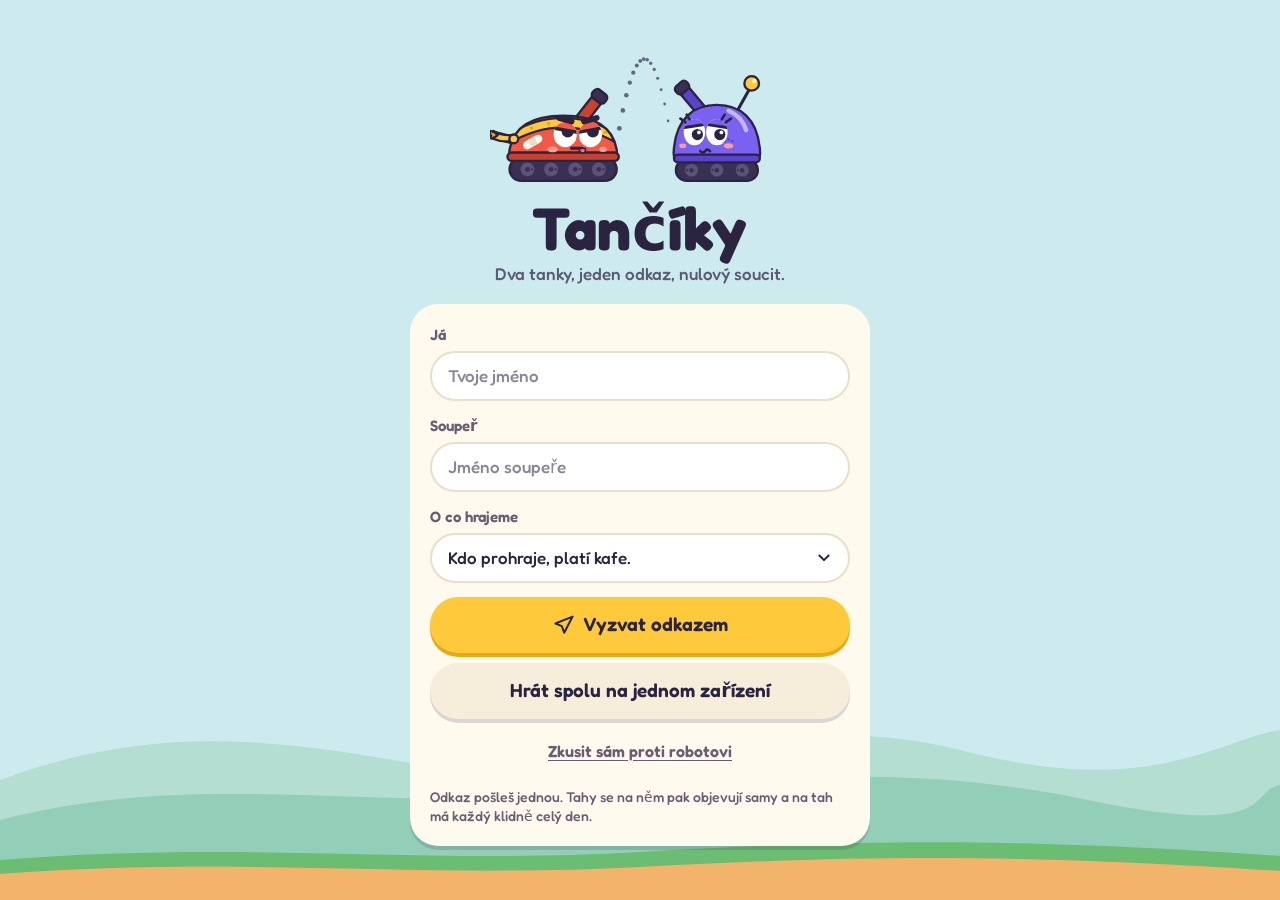
<file: index.html>
<!doctype html>
<html lang="cs">
<head>
<meta charset="utf-8">
<meta name="viewport" content="width=device-width, initial-scale=1, viewport-fit=cover, user-scalable=no">
<meta name="theme-color" content="#CDEBEF">
<meta name="apple-mobile-web-app-capable" content="yes">
<meta name="mobile-web-app-capable" content="yes">
<meta name="apple-mobile-web-app-status-bar-style" content="default">
<meta name="apple-mobile-web-app-title" content="Tančíky">
<meta name="format-detection" content="telephone=no">
<meta name="herna-protokol" content="1">
<meta name="description" content="Tančíky: tahová tanková přestřelka pro dva na jednom odkazu.">
<title>Tančíky</title>
<link rel="preload" href="fonts/fredoka-latin.woff2" as="font" type="font/woff2" crossorigin>
<style>/* Fredoka (SIL OFL 1.1) je přímo v projektu: WebKit/iPhone ji z Google CDN nenačítal spolehlivě */
@font-face { font-family: "Fredoka"; font-style: normal; font-weight: 300 700; font-display: block; src: url(fonts/fredoka-latin-ext.woff2) format("woff2");
  unicode-range: U+0100-02BA, U+02BD-02C5, U+02C7-02CC, U+02CE-02D7, U+02DD-02FF, U+0304, U+0308, U+0329, U+1D00-1DBF, U+1E00-1E9F, U+1EF2-1EFF, U+2020, U+20A0-20AB, U+20AD-20C4, U+2113, U+2C60-2C7F, U+A720-A7FF; }
@font-face { font-family: "Fredoka"; font-style: normal; font-weight: 300 700; font-display: block; src: url(fonts/fredoka-latin.woff2) format("woff2");
  unicode-range: U+0000-00FF, U+0131, U+0152-0153, U+02BB-02BC, U+02C6, U+02DA, U+02DC, U+0304, U+0308, U+0329, U+2000-206F, U+20AC, U+2122, U+2191, U+2193, U+2212, U+2215, U+FEFF, U+FFFD; }
</style>
<link rel="icon" href="data:image/svg+xml,%3Csvg xmlns='http://www.w3.org/2000/svg' viewBox='0 0 64 64'%3E%3Crect width='64' height='64' rx='16' fill='%23CDEBEF'/%3E%3Cpath d='M0 48c14-6 30-6 64 0v16H0z' fill='%23F2B36B'/%3E%3Crect x='10' y='40' width='44' height='12' rx='6' fill='%233A3152'/%3E%3Cpath d='M12 42c0-12 8-20 20-20s20 8 20 20z' fill='%23F25A45'/%3E%3Ccircle cx='27' cy='34' r='4.5' fill='%23fff'/%3E%3Ccircle cx='39' cy='34' r='4.5' fill='%23fff'/%3E%3Ccircle cx='28.5' cy='34.5' r='2.2' fill='%232B2242'/%3E%3Ccircle cx='40.5' cy='34.5' r='2.2' fill='%232B2242'/%3E%3C/svg%3E">
<style>/* Tančíky: směr A "Hřiště". Plochý vektor, slunné odpoledne, krémový HUD.
   Pravidla: žádné přechody, žádné rozmazané stíny, stín je tentýž tvar o 3-4 px níž (ink 14-18 %).
   Font Fredoka (jedna rodina, čísla 700). Rádius = polovina výšky (pilulky a kruhy), panel zásobníku 28. */
:root {
  --sky: #CDEBEF;
  --far: #B3DED1;
  --near: #93CFB8;
  --soil: #F2B36B;
  --lip: #6BBD73;
  --deep: #DD9452;
  --ink: #2B2440;
  --ink-2: rgba(43, 34, 66, .72);
  --ink-3: rgba(43, 34, 66, .55);
  --cream: #FFF9EE;
  --cream-2: #F6EDDA;
  --line: #EADFCB;
  --accent: #FFC93C;
  --accent-d: #E9A913;
  --p0: #F25A45; --p0-d: #C9412F; --p0-l: #FFB3A3; --p0-p: #FFE3DC;
  --p1: #7B61F2; --p1-d: #5A43CC; --p1-l: #C4B6FF; --p1-p: #ECE7FF;
  --pc: var(--p0);
  --font: "Fredoka", "Arial Rounded MT Bold", "Trebuchet MS", system-ui, sans-serif;
  --flat: 0 4px 0 rgba(43, 36, 64, .16);
  --r-s: 12px; --r-m: 20px; --r-l: 28px; --r-full: 999px;
  --ease: cubic-bezier(.16, 1, .3, 1);
  --hills: url("data:image/svg+xml,%3Csvg xmlns='http://www.w3.org/2000/svg' viewBox='0 0 800 240' preserveAspectRatio='none'%3E%3Cpath d='M0 120C100 60 180 80 280 110S480 40 600 90 760 80 800 70V240H0z' fill='%23B3DED1'/%3E%3Cpath d='M0 160C120 110 220 150 340 135S560 100 680 140 780 130 800 125V240H0z' fill='%2393CFB8'/%3E%3Cpath d='M0 200C150 180 260 205 400 192S640 178 800 196V240H0z' fill='%236BBD73'/%3E%3Cpath d='M0 214C150 196 260 219 400 207S640 194 800 211V240H0z' fill='%23F2B36B'/%3E%3C/svg%3E");
  color-scheme: light;
}
* { box-sizing: border-box; -webkit-tap-highlight-color: transparent; }
[hidden] { display: none !important; }
html, body { height: 100%; margin: 0; }
body {
  background: var(--sky);
  color: var(--ink);
  font: 500 16px/1.4 var(--font);
  overflow: hidden;
  overscroll-behavior: none;
  -webkit-font-smoothing: antialiased;
  caret-color: var(--p1);
}
::selection { background: var(--accent); color: var(--ink); }
:focus-visible { outline: 3px solid var(--ink); outline-offset: 2px; border-radius: var(--r-s); }
button, input, select, textarea { font: inherit; color: inherit; }
button { cursor: pointer; border: 0; background: none; padding: 0; touch-action: manipulation; }
button:disabled { cursor: default; }
.ic { width: 22px; height: 22px; flex: none; fill: none; stroke: currentColor; stroke-width: 2.2; stroke-linecap: round; stroke-linejoin: round; }
* { scrollbar-width: thin; scrollbar-color: var(--line) transparent; }
::-webkit-scrollbar { width: 8px; height: 8px; }
::-webkit-scrollbar-thumb { background: var(--line); border-radius: 8px; }

/* ---------- obrazovky ---------- */
.screen { display: none; position: fixed; inset: 0; background: var(--sky) var(--hills) repeat-x bottom / 100% min(240px, 34vh); }
body[data-view="setup"] #v-setup, body[data-view="share"] #v-share, body[data-view="intro"] #v-intro,
body[data-view="info"] #v-info, body[data-view="play"] #v-play, body[data-view="end"] #v-end { display: block; animation: screenin .35s var(--ease) both; }
body[data-view="play"] #v-play { animation-name: screenfade; background: var(--sky); }
@keyframes screenin { from { opacity: 0; transform: translateY(10px); } }
@keyframes screenfade { from { opacity: 0; } }
.scroll { position: absolute; inset: 0; overflow-y: auto; padding: max(18px, env(safe-area-inset-top)) 16px max(28px, env(safe-area-inset-bottom)); display: flex; z-index: 1; }
.setup-wrap { width: 100%; max-width: 460px; margin: auto; display: flex; flex-direction: column; gap: 18px; }
.setup-wrap.narrow { max-width: 440px; }
.setup-wrap.center { text-align: center; align-items: center; }
.logo { text-align: center; display: flex; flex-direction: column; align-items: center; gap: 4px; }
.logo h1 { margin: 0; font: 700 clamp(44px, 12vw, 60px)/1 var(--font); letter-spacing: .01em; color: var(--ink); }
.logo .tag { margin: 0; color: var(--ink-2); font-size: 17px; }
.sprite { display: block; width: 100%; max-width: 320px; height: auto; margin: 0 auto; }
.logo-art { max-width: 300px; }
.art-duo { max-width: 270px; }
.art-info { max-width: 220px; }
.h1 { margin: 0; font: 700 clamp(28px, 7vw, 36px)/1.12 var(--font); }
.lead { margin: 0; font-size: 18px; color: var(--ink-2); }
.fine { margin: 0; font-size: 14px; color: var(--ink-2); }
.sheetcard { background: var(--cream); border-radius: var(--r-l); padding: 20px; display: flex; flex-direction: column; gap: 14px; box-shadow: var(--flat); }
.field { display: flex; flex-direction: column; gap: 6px; font-weight: 600; font-size: 15px; color: var(--ink-2); }
.field input, .field select, textarea, .c-note input {
  width: 100%; min-height: 50px; padding: 10px 16px; border-radius: var(--r-full); border: 2px solid var(--line); background: #fff; color: var(--ink); font: 500 17px/1.3 var(--font);
}
.field select { appearance: none; padding-right: 40px; background: #fff url("data:image/svg+xml,%3Csvg xmlns='http://www.w3.org/2000/svg' viewBox='0 0 24 24' fill='none' stroke='%232B2242' stroke-width='2.4' stroke-linecap='round' stroke-linejoin='round'%3E%3Cpath d='m6.5 9 5.5 5.5L17.5 9'/%3E%3C/svg%3E") no-repeat right 14px center / 20px; }
.field input:focus, .field select:focus, textarea:focus, .c-note input:focus { outline: none; border-color: var(--ink); }
::placeholder { color: var(--ink-3); opacity: 1; }
textarea { border-radius: var(--r-m); resize: none; line-height: 1.45; }
.actions { display: flex; flex-direction: column; gap: 10px; width: 100%; align-items: stretch; }

/* tlačítka */
.btn { display: inline-flex; align-items: center; justify-content: center; gap: 8px; min-height: 48px; padding: 8px 22px; border-radius: var(--r-full); background: var(--cream-2); color: var(--ink); font: 600 17px/1.1 var(--font); box-shadow: var(--flat); transition: transform .12s var(--ease), box-shadow .12s; }
.btn:hover:not(:disabled) { transform: translateY(-1px); }
.btn:active:not(:disabled) { transform: translateY(3px); box-shadow: none; }
.btn.primary { background: var(--accent); box-shadow: 0 4px 0 var(--accent-d); }
.btn.primary:active:not(:disabled) { box-shadow: none; }
.btn.big { min-height: 56px; font-size: 19px; border-radius: var(--r-full); padding: 10px 26px; }
.btn.small { min-height: 44px; padding: 6px 16px; font-size: 15px; }
.btn:disabled { opacity: .5; }
.sheetcard .btn:not(.primary) { background: var(--cream-2); }
.linkbtn { align-self: center; min-height: 44px; padding: 8px 14px; font-weight: 600; text-decoration: underline; text-underline-offset: 3px; color: var(--ink-2); }
.icon { position: relative; display: grid; place-items: center; width: 44px; height: 44px; border-radius: 50%; background: var(--cream); color: var(--ink); box-shadow: var(--flat); transition: transform .12s var(--ease); }
.icon:hover { transform: translateY(-1px); }
.icon:active { transform: translateY(2px); box-shadow: none; }
.icon.small { width: 40px; height: 40px; }
.icon[aria-pressed="true"] .ic { color: var(--p0-d); }
.recent { display: flex; flex-direction: column; gap: 8px; }
.recent h2 { margin: 0 0 2px 6px; font-size: 15px; font-weight: 600; color: var(--ink-2); }
#recentList { display: flex; flex-direction: column; gap: 8px; }
.rr { display: flex; flex-wrap: wrap; align-items: center; gap: 4px 6px; min-height: 52px; padding: 8px 16px; background: var(--cream); border-radius: var(--r-l); text-align: left; font-size: 16px; box-shadow: var(--flat); }
.rr > span:last-child { flex-basis: 100%; font-size: 13px; color: var(--ink-2); font-weight: 500; }
.vsdot { width: 14px; height: 14px; border-radius: 50%; background: var(--c, var(--p0)); flex: none; }
.claimbox { display: flex; flex-direction: column; align-items: center; gap: 8px; margin-top: 8px; padding: 16px; background: var(--cream); border-radius: var(--r-l); }
.claimrow { display: flex; gap: 8px; flex-wrap: wrap; justify-content: center; }
#shareMsg { min-height: 140px; }

/* ---------- hra: rozvržení ---------- */
.play { position: absolute; inset: 0; display: flex; flex-direction: column; background: var(--sky); overflow: hidden; padding-top: env(safe-area-inset-top); }
.hud { position: relative; z-index: 4; flex: none; display: grid; grid-template-columns: minmax(0, 1fr) auto minmax(0, 1fr); align-items: center; gap: 6px; margin: 8px 10px 0; padding: 6px 10px; border-radius: var(--r-full); background: var(--cream); box-shadow: var(--flat); }
.pcard { display: flex; align-items: center; gap: 8px; min-width: 0; }
.pcard.right { flex-direction: row-reverse; text-align: right; }
.face { flex: none; width: 46px; height: 46px; border-radius: 50%; background: var(--p0-p); }
#pc1 .face { background: var(--p1-p); }
.pinfo { flex: 1; min-width: 0; display: flex; flex-direction: column; gap: 3px; }
.prow { display: flex; align-items: center; gap: 6px; min-width: 0; }
.pcard.right .prow { flex-direction: row-reverse; }
.pname { font-weight: 700; font-size: 16px; line-height: 1.15; overflow: hidden; text-overflow: ellipsis; white-space: nowrap; min-width: 0; }
.hptxt { margin-left: auto; font-weight: 700; font-size: 15px; font-variant-numeric: tabular-nums; }
.pcard.right .hptxt { margin-left: 0; margin-right: auto; }
.pips { display: none; gap: 1px; flex: none; }
.pip { width: 14px; height: 14px; fill: transparent; stroke: var(--ink-3); stroke-width: 2; }
.pip.on { fill: var(--accent); stroke: var(--ink); }
.hpbar { height: 12px; border-radius: 6px; background: var(--line); overflow: hidden; }
.hpbar i { display: block; height: 100%; width: 100%; border-radius: 6px; background: var(--p0); transition: width .5s var(--ease); }
#pc1 .hpbar i { background: var(--p1); margin-left: auto; }
.pcard.right .hpbar i { margin-left: auto; }
.hpbar.crit i { background: #E0352B; }
.pcard.dead { opacity: .6; }
.pmeta { display: flex; align-items: center; gap: 8px; min-height: 16px; font-size: 13px; font-weight: 600; color: var(--ink-2); }
.pcard.right .pmeta { flex-direction: row-reverse; }
.coins, .shieldtag { display: inline-flex; align-items: center; gap: 3px; }
.coins .ic, .shieldtag .ic { width: 15px; height: 15px; }
.coins .ic { color: var(--accent-d); }
.coins b { font-weight: 700; color: var(--ink); }
.shieldtag { color: #1E8A8A; }
.pcard.active .pname::after { content: ""; display: inline-block; width: 8px; height: 8px; margin-left: 6px; border-radius: 50%; background: var(--pc); vertical-align: middle; }
.pcard.right.active .pname::after { content: none; }
.pcard.right.active .pname::before { content: ""; display: inline-block; width: 8px; height: 8px; margin-right: 6px; border-radius: 50%; background: var(--pc); vertical-align: middle; }
.hudmid { display: grid; place-items: center; width: 48px; height: 48px; border-radius: 50%; background: var(--ink); color: #fff; text-align: center; line-height: 1; }
.round { font-weight: 700; font-size: 19px; display: flex; flex-direction: column; align-items: center; gap: 1px; }
.round small { font-size: 11px; font-weight: 600; opacity: .8; text-transform: lowercase; }
.series { display: none; }

.stagewrap { flex: 1 1 0; min-height: 0; position: relative; }
.stage { position: absolute; inset: 0; overflow: hidden; background: var(--sky); touch-action: none; }
#cv { position: absolute; inset: 0; width: 100%; height: 100%; display: block; touch-action: none; }
.windpill { position: absolute; left: 50%; top: 8px; transform: translateX(-50%); z-index: 2; pointer-events: none; }
.wind { display: flex; align-items: center; gap: 7px; height: 38px; padding: 0 14px; border-radius: var(--r-full); background: var(--cream); box-shadow: var(--flat); }
.wl { font-size: 11px; font-weight: 700; letter-spacing: .08em; text-transform: uppercase; color: var(--ink-2); }
.wbar { position: relative; width: 58px; height: 8px; border-radius: 4px; background: var(--line); overflow: hidden; }
.wbar::after { content: ""; position: absolute; left: 50%; top: 0; width: 2px; height: 100%; background: var(--ink-3); }
.wbar i { position: absolute; top: 0; height: 100%; left: 50%; width: calc(var(--wf, 0) * 50%); background: var(--ink); border-radius: 4px; }
.wind[data-dir="-1"] .wbar i { left: auto; right: 50%; }
.wind .warrow { width: 16px; height: 16px; color: var(--ink); stroke-width: 3; transition: transform .3s var(--ease), opacity .3s; }
.wind[data-dir="-1"] .warrow { transform: scaleX(-1); }
.wind[data-n="0"] .warrow { opacity: .25; }
.wind b { font-weight: 700; font-size: 21px; min-width: 1.1em; font-variant-numeric: tabular-nums; line-height: 1; }
.status { position: absolute; left: 50%; top: 54px; transform: translateX(-50%); z-index: 2; max-width: calc(100% - 24px); padding: 0 18px; height: 38px; display: flex; align-items: center; border-radius: var(--r-full); background: var(--cream); color: var(--ink); font-weight: 700; font-size: 17px; white-space: nowrap; box-shadow: var(--flat); pointer-events: none; transition: opacity .3s, transform .3s var(--ease); }
.status.mine { background: var(--pc); color: #fff; }
.status.gone { opacity: 0; transform: translate(-50%, -8px); }
.skip { position: absolute; left: 50%; top: 98px; transform: translateX(-50%); z-index: 2; height: 36px; padding: 0 14px; display: inline-flex; align-items: center; gap: 6px; border-radius: var(--r-full); background: var(--cream); color: var(--ink); font-weight: 600; font-size: 14px; opacity: .6; box-shadow: var(--flat); }
.skip:hover, .skip:focus-visible { opacity: 1; }
.skip .ic { width: 16px; height: 16px; }
.stage.withmini .windpill { top: 56px; }
.stage.withmini .status { top: 102px; }
.stage.withmini .skip { top: 146px; }

.tools { position: absolute; right: 10px; top: 8px; z-index: 5; display: flex; gap: 8px; align-items: flex-start; }
.icon.more { display: none; }
.toolmenu { display: contents; }
.tl { display: none; }
.zoomfit { position: absolute; right: 10px; top: 60px; z-index: 2; }
.mini { position: absolute; left: 10px; top: 8px; width: calc(100% - 74px); height: 40px; z-index: 2; touch-action: none; cursor: pointer; border-radius: var(--r-full); }
.hint { position: absolute; left: 12px; right: 12px; bottom: 12px; z-index: 6; padding: 10px 12px 10px 16px; border-radius: var(--r-l); background: var(--cream); box-shadow: var(--flat); display: flex; gap: 10px; align-items: center; font-size: 13px; line-height: 1.3; max-width: 460px; margin: 0 auto; }
.hint p { margin: 0; flex: 1; }
.netflag, .waitflag { position: absolute; left: 50%; bottom: 14px; transform: translateX(-50%); z-index: 3; max-width: calc(100% - 24px); padding: 8px 18px; border-radius: var(--r-full); background: var(--cream); font-weight: 600; font-size: 15px; box-shadow: var(--flat); text-align: center; }
.netflag { top: 8px; bottom: auto; background: #FFE3A0; }
.bubble { position: absolute; left: 0; top: 0; z-index: 3; max-width: 230px; padding: 7px 14px 8px; border-radius: var(--r-m); background: var(--cream); color: var(--ink); box-shadow: var(--flat); font-weight: 600; font-size: 16px; line-height: 1.25; pointer-events: none; }
.bubble small { display: block; font-size: 11.5px; font-weight: 700; color: var(--ink-2); }
.bubble::after { content: ""; position: absolute; left: var(--tail, 20px); bottom: -7px; width: 14px; height: 14px; background: var(--cream); transform: translateX(-50%) rotate(45deg); border-radius: 3px; }
.banner { position: absolute; left: 50%; top: 40%; z-index: 4; transform: translate(-50%, -50%); padding: 14px 30px; border-radius: var(--r-l); background: var(--ink); color: #fff; text-align: center; box-shadow: var(--flat); animation: bannerin .5s var(--ease) both; pointer-events: none; }
.banner b { display: block; font: 700 clamp(22px, 5vw, 30px)/1.15 var(--font); }
.banner span { display: block; margin-top: 2px; font-size: 16px; opacity: .85; }
@keyframes bannerin { from { opacity: 0; transform: translate(-50%, -40%) scale(.9); } }
.giftfly { position: absolute; left: 0; top: 0; z-index: 4; width: 46px; height: 46px; border-radius: 50%; background: var(--accent); color: var(--ink); display: grid; place-items: center; box-shadow: var(--flat); pointer-events: none; opacity: 0; }
.giftfly .ic { width: 28px; height: 28px; }
.giftfly .gw { position: absolute; right: -8px; bottom: -8px; width: 26px; height: 26px; border-radius: 50%; background: var(--cream); display: grid; place-items: center; box-shadow: var(--flat); }
.giftfly .gw .ic { width: 17px; height: 17px; }
.oppabil { display: none; }
.abiltip { position: fixed; z-index: 50; max-width: 240px; padding: 8px 14px 9px; border-radius: var(--r-m); background: var(--ink); color: #fff; display: flex; flex-direction: column; gap: 2px; font-size: 14px; line-height: 1.3; pointer-events: none; animation: toastin .2s var(--ease) both; }
.abiltip b { font-weight: 700; font-size: 16px; }

/* ---------- zásobník (telefon na výšku) ---------- */
.ctrl { position: relative; z-index: 3; flex: none; width: 100%; max-width: 560px; margin: 0 auto; padding: 10px 12px calc(12px + env(safe-area-inset-bottom)); border-radius: var(--r-l) var(--r-l) 0 0; background: var(--cream); box-shadow: 0 -4px 0 rgba(43, 36, 64, .08);
  display: grid; grid-template-columns: minmax(0, 1fr) minmax(0, 1fr) 96px; gap: 6px; align-items: center; }
.grab { position: absolute; top: 5px; left: 50%; width: 36px; height: 4px; margin-left: -18px; border-radius: 2px; background: var(--line); }
.c-weapon { grid-row: 1; grid-column: 1 / -1; }
.ctrl.forced .c-weapon { grid-column: 1 / 3; }
.gift-forced { grid-row: 1; grid-column: 3; }
.c-gift { grid-row: 2; grid-column: 1 / -1; }
.c-abil { grid-row: 3; grid-column: 1 / -1; }
.c-move { grid-row: 4; grid-column: 1 / 3; }
.c-angle { grid-row: 5; grid-column: 1; }
.c-power { grid-row: 5; grid-column: 2; }
.c-fire { grid-row: 4 / 6; grid-column: 3; }
.claimbar { grid-row: 6; grid-column: 1 / -1; display: flex; align-items: center; gap: 8px; flex-wrap: wrap; font-weight: 600; }
.claimbar span { flex: 1 1 100%; }

.wbtn { display: flex; align-items: center; gap: 10px; min-width: 0; height: 44px; padding: 0 14px 0 6px; border-radius: var(--r-full); background: var(--cream-2); text-align: left; box-shadow: var(--flat); position: relative; }
.wico { position: relative; flex: none; display: grid; place-items: center; width: 36px; height: 36px; border-radius: 50%; background: var(--accent); color: var(--ink); }
.wico .ic { width: 22px; height: 22px; }
.wico .bow { display: none; position: absolute; right: -6px; top: -8px; width: 20px; height: 20px; padding: 3px; border-radius: 50%; background: var(--accent); color: var(--ink); stroke-width: 2.6; box-shadow: 0 0 0 2px var(--cream); }
.wtxt { flex: 1; min-width: 0; display: flex; flex-direction: column; line-height: 1.1; }
.wname { font-weight: 700; font-size: 17px; overflow: hidden; text-overflow: ellipsis; white-space: nowrap; }
.wammo { font-size: 12.5px; font-weight: 600; color: var(--ink-2); }
.wbtn .caret { width: 18px; height: 18px; color: var(--ink-2); }
.wbtn.forced { background: var(--gc, var(--p1-p)); box-shadow: inset 0 0 0 2.5px var(--gcd, var(--p1)), var(--flat); cursor: default; }
.wbtn.forced .wico { background: var(--gcd, var(--p1)); color: #fff; }
.wbtn.forced .wico .bow { display: block; }
.wbtn.forced .caret { display: none; }
.wbtn.forced .wammo { color: var(--ink); font-weight: 700; }
.giveback { display: flex; align-items: center; justify-content: center; gap: 6px; width: 100%; height: 44px; padding: 0 6px; border-radius: var(--r-full); background: var(--cream); box-shadow: inset 0 0 0 2.5px var(--ink); text-align: left; }
.giveback[aria-pressed="true"] { background: var(--ink); color: #fff; }
.giveback:disabled { opacity: .5; }
.gcoin { flex: none; display: grid; place-items: center; width: 24px; height: 24px; border-radius: 50%; background: var(--accent); color: var(--ink); font-weight: 700; font-size: 14px; box-shadow: inset 0 0 0 2px var(--accent-d); }
.gtx { display: flex; flex-direction: column; line-height: 1; font-size: 11.5px; font-weight: 600; }
.gtx b { font-size: 13px; font-weight: 700; }

.c-gift { display: grid; grid-template-columns: minmax(0, 1fr); gap: 4px; }
.gift-title { display: flex; align-items: baseline; gap: 4px; padding: 0 4px; font-size: 13px; font-weight: 600; line-height: 1.1; color: var(--ink-2); white-space: nowrap; }
.gift-title .ic { display: none; }
.gift-title b { font-weight: 700; color: var(--ink); overflow: hidden; text-overflow: ellipsis; }
.gift-opts { display: flex; gap: 6px; overflow-x: auto; scrollbar-width: none; }
.gift-opts::-webkit-scrollbar { display: none; }
.gopt { position: relative; flex: 1 0 auto; display: flex; align-items: center; justify-content: center; gap: 6px; min-width: 44px; height: 44px; padding: 0 14px; border-radius: var(--r-full); background: var(--cream-2); color: var(--ink); font-weight: 600; font-size: 14px; white-space: nowrap; box-shadow: var(--flat); }
.gopt .ic { width: 20px; height: 20px; flex: none; }
.gopt .gnm { white-space: nowrap; }
.gopt.sel { background: var(--gp, var(--p1)); color: #fff; }
.gopt .chk { display: none; }
.gift-note { display: none; }

.c-abil { display: grid; grid-template-columns: repeat(7, minmax(0, 1fr)); gap: 4px; justify-items: center; }
.abtn { position: relative; display: grid; place-items: center; width: 100%; max-width: 48px; aspect-ratio: 1; min-width: 44px; border-radius: 50%; background: var(--cream-2); color: var(--ink); box-shadow: var(--flat); font-size: 0; overflow: visible; transition: transform .12s var(--ease); }
.abtn span:not(.pie) { display: none; }
.abtn::after { content: ""; position: absolute; inset: -3px; }
.abtn .ic { width: 24px; height: 24px; position: relative; z-index: 1; }
.abtn:hover:not(:disabled) { transform: translateY(-1px); }
.abtn.sel { background: var(--accent); box-shadow: 0 3px 0 var(--accent-d); }
.abtn:disabled { color: var(--ink-3); }
.abtn .pie { position: absolute; inset: 0; border-radius: 50%; background: conic-gradient(rgba(43, 34, 66, .5) calc(var(--f, 0) * 360deg), transparent 0); }
.abtn .cd { position: absolute; z-index: 2; right: -3px; top: -3px; min-width: 19px; height: 19px; padding: 0 5px; border-radius: var(--r-full); background: var(--ink); color: #fff; font: 700 12px/19px var(--font); font-style: normal; text-align: center; }

.mv { position: relative; display: grid; place-items: center; flex: none; width: 44px; height: 44px; border-radius: 50%; background: var(--cream); color: var(--ink); box-shadow: 0 2px 0 rgba(43, 36, 64, .14); }
.mv .ic { width: 24px; height: 24px; stroke-width: 2.8; }
.mv:disabled, .stepper button:disabled { opacity: .4; }
.mv.held, .stepper button.held { background: var(--accent); }
.c-move { display: flex; align-items: center; gap: 8px; height: 52px; padding: 0 4px; border-radius: var(--r-full); background: var(--cream-2); box-shadow: var(--flat); }
.fuel { position: relative; flex: 1; min-width: 0; height: 100%; display: flex; flex-direction: column; justify-content: center; align-items: center; gap: 4px; font-size: 13px; font-weight: 600; line-height: 1; color: var(--ink); white-space: nowrap; }
.ftrack { display: block; align-self: stretch; height: 6px; border-radius: 3px; background: var(--line); overflow: hidden; }
.ftrack i { display: block; height: 100%; width: 0; border-radius: 3px; background: var(--ink); }
.stepper { display: grid; grid-template-columns: 44px minmax(0, 1fr) 44px; align-items: stretch; height: 56px; border-radius: var(--r-full); background: var(--cream-2); box-shadow: var(--flat); }
.stepper button { position: relative; display: grid; place-items: center; color: var(--ink); }
.stepper button:first-child { border-radius: var(--r-full) 0 0 var(--r-full); }
.stepper button:last-child { border-radius: 0 var(--r-full) var(--r-full) 0; }
.stepper button .ic { width: 16px; height: 16px; stroke-width: 3; }
.stepper .val { display: flex; flex-direction: column; align-items: center; justify-content: center; line-height: 1; }
.stepper small { font-size: 11.5px; font-weight: 600; color: var(--ink-2); }
.stepper b { font-weight: 700; font-size: 20px; font-variant-numeric: tabular-nums; }
.fire { width: 80px; height: 80px; border-radius: 50%; background: var(--accent); color: var(--ink); font: 700 24px/1 var(--font); box-shadow: 0 5px 0 var(--accent-d); transition: transform .1s var(--ease), box-shadow .1s; justify-self: center; }
.fire:active:not(:disabled) { transform: translateY(5px); box-shadow: none; }
.fire:disabled { background: var(--line); color: var(--ink-3); box-shadow: 0 5px 0 #D9CCB4; font-size: 15px; }
.ctrl.locked .wbtn, .ctrl.locked .gopt, .ctrl.locked .abtn, .ctrl.locked .mv, .ctrl.locked .stepper { opacity: .55; pointer-events: none; }
.ctrl.spectator > *:not(.claimbar):not(.grab) { display: none; }

.c-note { display: flex; gap: 8px; align-items: center; }
.c-note input { min-height: 44px; font-size: 16px; padding: 6px 14px; }

/* nabídka zbraní */
.sheet { position: absolute; inset: 0; z-index: 20; display: flex; align-items: flex-end; justify-content: center; }
.sheet-bg { position: absolute; inset: 0; background: rgba(43, 34, 66, .35); }
.sheet-panel { position: relative; width: 100%; max-width: 520px; max-height: 80%; overflow-y: auto; padding: 14px 12px calc(14px + env(safe-area-inset-bottom)); border-radius: var(--r-l) var(--r-l) 0 0; background: var(--cream); display: flex; flex-direction: column; gap: 8px; animation: sheetin .3s var(--ease) both; }
@keyframes sheetin { from { transform: translateY(40px); opacity: 0; } }
.sheet-panel > * { flex: none; }
.witem { display: flex; align-items: center; gap: 12px; width: 100%; min-height: 64px; padding: 10px 16px 10px 10px; border-radius: var(--r-l); background: var(--cream-2); text-align: left; }
.witem.sel { background: var(--accent); box-shadow: 0 3px 0 var(--accent-d); }
.witem > span:nth-child(2) { flex: 1; min-width: 0; display: flex; flex-direction: column; }
.medal { flex: none; display: grid; place-items: center; width: 44px; height: 44px; border-radius: 50%; background: var(--accent); color: var(--ink); }
.medal.rose { background: var(--p0-l); }
.medal.teal { background: var(--p1-l); }
.nm { font-weight: 700; font-size: 17px; line-height: 1.15; }
.ds { display: -webkit-box; -webkit-line-clamp: 2; -webkit-box-orient: vertical; overflow: hidden; font-size: 14px; line-height: 1.3; color: var(--ink-2); font-weight: 500; }
.witem.sel .ds { color: var(--ink); }
.am { align-self: center; font-weight: 700; font-size: 18px; min-width: 28px; text-align: right; }

/* obchod */
.shop { position: fixed; inset: 0; z-index: 30; display: flex; align-items: flex-end; justify-content: center; background: rgba(43, 34, 66, .4); }
.shop-panel { width: 100%; max-width: 560px; max-height: 92%; display: flex; flex-direction: column; border-radius: var(--r-l) var(--r-l) 0 0; background: var(--cream); animation: sheetin .3s var(--ease) both; }
.shop-head { display: flex; justify-content: space-between; align-items: center; gap: 12px; padding: 18px 20px 8px; }
.shop-head h2 { margin: 0; font: 700 26px/1.1 var(--font); }
.shop-head small { color: var(--ink-2); font-weight: 600; font-size: 14px; }
.shop-coins { display: flex; align-items: center; gap: 6px; height: 40px; padding: 0 16px 0 10px; border-radius: var(--r-full); background: var(--accent); font: 700 20px/1 var(--font); }
.shop-coins .ic { color: var(--ink); }
.shop-body { flex: 1; overflow-y: auto; padding: 4px 14px 10px; display: flex; flex-direction: column; gap: 8px; }
.shop-body h3 { margin: 10px 6px 0; font-size: 14px; font-weight: 700; letter-spacing: .06em; text-transform: uppercase; color: var(--ink-2); }
.srow { position: relative; display: flex; align-items: center; gap: 12px; width: 100%; min-height: 66px; padding: 10px 14px 10px 10px; border-radius: var(--r-l); background: var(--cream-2); text-align: left; box-shadow: var(--flat); }
.srow > span:not(.medal):not(.price):not(.in) { flex: 1; min-width: 0; }
.srow:disabled { opacity: .5; box-shadow: none; }
.srow:active:not(:disabled) { transform: translateY(2px); }
.srow .in { position: absolute; left: 36px; top: 2px; min-width: 24px; height: 22px; padding: 0 6px; border-radius: var(--r-full); background: var(--ink); color: #fff; font: 700 13px/22px var(--font); text-align: center; z-index: 1; }
.lvl { display: inline-flex; gap: 3px; margin-left: 6px; vertical-align: middle; }
.lvl i { width: 9px; height: 9px; border-radius: 50%; background: var(--line); box-shadow: inset 0 0 0 1.5px var(--ink-3); }
.lvl i.on { background: var(--ink); box-shadow: none; }
.lvl i.new { background: var(--accent); box-shadow: inset 0 0 0 1.5px var(--ink); }
.price { flex: none; display: inline-flex; align-items: center; gap: 4px; height: 34px; padding: 0 12px 0 8px; border-radius: var(--r-full); background: var(--accent); font: 700 17px/1 var(--font); }
.price .ic { width: 18px; height: 18px; }
.price.max { background: var(--line); color: var(--ink-2); padding: 0 12px; }
.shop-foot { display: flex; align-items: center; gap: 10px; padding: 12px 16px calc(14px + env(safe-area-inset-bottom)); flex-wrap: wrap; }
.shop-foot .fine { flex: 1 1 100%; }
.shop-foot .primary { margin-left: auto; }

/* konec zápasu */
.end-wrap { gap: 18px; max-width: 480px; }
.end-art { width: 100%; display: flex; justify-content: center; }
.end-art .sprite { max-width: 400px; }
.end-body { display: flex; flex-direction: column; align-items: center; gap: 14px; width: 100%; }
.score { display: flex; align-items: center; justify-content: center; gap: 14px; width: 100%; max-width: 360px; padding: 12px 18px; border-radius: var(--r-l); background: var(--cream); box-shadow: var(--flat); }
.score .side { flex: 1; display: flex; flex-direction: column; align-items: center; gap: 0; line-height: 1.1; min-width: 0; }
.score .side b { font-weight: 700; font-size: 16px; max-width: 100%; overflow: hidden; text-overflow: ellipsis; white-space: nowrap; color: var(--ink); }
.score .side .n { font: 700 54px/1 var(--font); color: var(--c, var(--p0)); text-shadow: 0 3px 0 rgba(43, 34, 66, .14); }
.score .side.win .n { color: var(--ink); }
.score .side small { font-size: 12.5px; font-weight: 600; color: var(--ink-2); }
.score .dash { font: 700 36px/1 var(--font); color: var(--ink-3); }
.stakeline { margin: 0; display: inline-flex; align-items: center; gap: 10px; padding: 10px 20px 10px 14px; border-radius: var(--r-full); background: var(--accent); font-weight: 700; font-size: 18px; text-align: left; box-shadow: 0 4px 0 var(--accent-d); }
.stakeline::before { content: ""; flex: none; width: 28px; height: 28px; background: url("data:image/svg+xml,%3Csvg xmlns='http://www.w3.org/2000/svg' viewBox='0 0 24 24' fill='none' stroke='%232B2242' stroke-width='2.2' stroke-linecap='round' stroke-linejoin='round'%3E%3Cpath d='M4 9h12v6a5 5 0 0 1-5 5H9a5 5 0 0 1-5-5z' fill='%23FFF9EE'/%3E%3Cpath d='M16 10h1.5a2.5 2.5 0 0 1 0 5H16M8 3v3M12 3v3'/%3E%3C/svg%3E") center / contain no-repeat; }

/* nahlášky a upozornění */
.toast { position: fixed; left: 50%; bottom: calc(24px + env(safe-area-inset-bottom)); transform: translateX(-50%); z-index: 60; max-width: min(92vw, 420px); padding: 12px 20px; border-radius: var(--r-full); background: var(--ink); color: #fff; font-weight: 600; font-size: 16px; text-align: center; animation: toastin .25s var(--ease) both; pointer-events: none; }
@keyframes toastin { from { opacity: 0; transform: translateX(-50%) translateY(10px); } }
.abiltip { animation-name: tipin; }
@keyframes tipin { from { opacity: 0; } }
.a2hs { position: fixed; left: 12px; right: 12px; top: calc(10px + env(safe-area-inset-top)); z-index: 40; display: flex; gap: 12px; align-items: center; padding: 12px 12px 12px 16px; border-radius: var(--r-l); background: var(--cream); box-shadow: var(--flat); font-size: 14px; line-height: 1.35; max-width: 440px; margin: 0 auto; }
.a2hs p { margin: 0; flex: 1; }
.a2hs-ic { display: grid; place-items: center; width: 40px; height: 40px; border-radius: 50%; background: var(--accent); flex: none; }
body[data-view="end"] .a2hs, body[data-view="play"] .a2hs { display: none; }

/* ---------- menu nástrojů (na všech displejích: celá obrazovka + ⋯) ---------- */
.icon.more { display: grid; }
.toolmenu { display: none; position: absolute; right: 0; top: calc(100% + 8px); width: 264px; flex-direction: column; gap: 4px; padding: 8px; background: var(--cream); border-radius: var(--r-l); box-shadow: var(--flat); z-index: 6; transform-origin: 100% 0; animation: menuin .18s var(--ease) backwards; }
.toolmenu.open { display: flex; }
.toolmenu .icon { width: 100%; height: 48px; border-radius: var(--r-full); display: flex; justify-content: flex-start; align-items: center; gap: 12px; padding: 0 16px; background: transparent; box-shadow: none; }
.toolmenu .icon:hover { background: var(--cream-2); transform: none; }
.toolmenu .icon[aria-pressed="true"] { background: transparent; }
.tl { display: inline; font: 600 17px/1 var(--font); white-space: nowrap; }
.toolmenu .c-note { flex-direction: column; align-items: stretch; padding: 2px 2px 6px; }
.note-ic { display: none; }
@keyframes menuin { from { opacity: 0; transform: scale(.94) translateY(-6px); } }

/* ---------- na šířku (telefon): zásobník vpravo ---------- */
@media (orientation: landscape) and (max-height: 620px) {
  .play { display: grid; grid-template-columns: minmax(0, 1fr) 308px; grid-template-rows: auto minmax(0, 1fr); padding-top: 0; }
  .hud { grid-column: 1; grid-row: 1; margin: 6px 8px 0; padding: 4px 8px; border-radius: var(--r-full); gap: 4px; }
  .face { width: 38px; height: 38px; }
  .hudmid { width: 40px; height: 40px; }
  .round { font-size: 16px; }
  .pname { font-size: 14px; }
  .hptxt { font-size: 13px; }
  .hpbar { height: 10px; }
  .pmeta { min-height: 14px; font-size: 12px; }
  .stagewrap { grid-column: 1; grid-row: 2; }
  .ctrl { grid-column: 2; grid-row: 1 / 3; max-width: none; margin: 0; border-radius: var(--r-l) 0 0 0; padding: 10px 12px calc(8px + env(safe-area-inset-bottom)) 12px; grid-template-columns: repeat(6, minmax(0, 1fr)); gap: 6px 4px; align-content: center; overflow-y: auto; }
  .grab { display: none; }
  .c-weapon { grid-column: 1 / -1; }
  .ctrl.forced .c-weapon { grid-column: 1 / 5; }
  .gift-forced { grid-column: 5 / 7; }
  .wbtn, .giveback { height: 44px; }
  .wico { width: 32px; height: 32px; }
  .wname { font-size: 15px; }
  .c-gift { gap: 2px; }
  .c-abil { display: flex; gap: 6px; overflow-x: auto; scrollbar-width: none; padding: 0 0 2px; scroll-snap-type: x mandatory; overscroll-behavior-x: contain; }
  .c-abil > * { scroll-snap-align: start; }
  .c-abil.more { -webkit-mask-image: linear-gradient(to right, #000 82%, transparent); mask-image: linear-gradient(to right, #000 82%, transparent); } /* napoveda: vpravo je dalsi schopnost */
  .c-abil::-webkit-scrollbar { display: none; }
  .abtn { flex: none; width: 44px; min-width: 44px; max-width: none; }
  .gopt { font-size: 13px; padding: 0 12px; }
  .gopt > .ic:not(.chk) { display: none; }
  .c-move { grid-row: 4; grid-column: 1 / -1; height: 52px; }
  .c-angle { grid-row: 5; grid-column: 1 / 4; }
  .c-power { grid-row: 5; grid-column: 4 / 7; }
  .c-fire { grid-row: 6; grid-column: 1 / -1; width: 100%; height: 56px; min-height: 56px; border-radius: var(--r-full); }
  .stepper { height: 50px; }
  .status { top: 52px; height: 34px; font-size: 15px; }
  .skip { top: 92px; }
  .stage.withmini .windpill { top: 8px; }
  .wind { height: 34px; padding: 0 12px; }
  .zoomfit { top: 58px; right: auto; left: 10px; }
  .hint { left: 50%; right: auto; bottom: auto; top: 96px; width: max-content; max-width: 78%; transform: translateX(-50%); padding: 6px 6px 6px 14px; font-size: 12.5px; top: 88px; }
  .hint-gift { display: none; }
  .end-wrap { max-width: 840px; flex-direction: row; align-items: center; justify-content: center; gap: 24px; text-align: left; }
  .end-art { width: 220px; flex: none; }
  .end-body { align-items: flex-start; gap: 10px; flex: 1; min-width: 0; }
  .end-body .h1 { font-size: 30px; }
  .score { max-width: 320px; padding: 8px 14px; }
  .score .side .n { font-size: 40px; }
  .stakeline { font-size: 16px; padding: 8px 16px 8px 12px; }
  .end-body .actions { flex-direction: row; flex-wrap: wrap; align-items: center; gap: 6px 10px; }
  .sprite.landlog { max-width: 200px; }
  .logo-art { max-width: 200px; }
  .art-duo { max-width: 200px; }
}

/* ---------- desktop: plovoucí čipy nad scénou ---------- */
@media (min-width: 1180px) and (min-height: 621px) {
  .play { display: block; padding-top: 0; }
  .stagewrap { position: absolute; inset: 0; }
  .hud { position: absolute; left: 50%; top: 16px; transform: translateX(-50%); width: min(760px, calc(100% - 420px)); margin: 0; padding: 8px 18px; border-radius: var(--r-full); gap: 14px; }
  .face { width: 54px; height: 54px; }
  .pname { font-size: 18px; }
  .hptxt { font-size: 16px; }
  .hpbar { height: 14px; }
  .pmeta { font-size: 13px; }
  .hudmid { width: 52px; height: 52px; }
  .pips { display: inline-flex; }
  .series { display: block; position: absolute; left: 50%; top: calc(100% + 4px); transform: translateX(-50%); white-space: nowrap; font-size: 12px; font-weight: 600; color: var(--ink-2); }
  .windpill { top: 100px; }
  .wind { height: 40px; padding: 0 18px; }
  .wbar { display: block; }
  .status { top: 148px; }
  .skip { top: 192px; }
  .tools { right: 20px; top: 20px; }
  .tools .icon { width: 48px; height: 48px; }
  .zoomfit { right: 132px; top: 20px; width: 48px; height: 48px; }
  .ctrl { position: absolute; inset: 0; z-index: 3; max-width: none; margin: 0; padding: 0; background: none; box-shadow: none; pointer-events: none; display: block; border-radius: 0; }
  .ctrl > * { pointer-events: auto; position: absolute; }
  .ctrl > .grab { display: none; }
  /* spodní řada: vše 62 px vysoké, střed 62 px od spodku */
  .c-weapon { left: 20px; bottom: 31px; width: 232px; height: 62px; padding: 0 16px 0 8px; border-radius: var(--r-full); background: var(--cream); box-shadow: var(--flat); }
  .wico { width: 46px; height: 46px; }
  .wname { font-size: 19px; }
  .wammo { font-size: 13px; }
  .gift-forced { left: 260px; bottom: 31px; width: 140px; }
  .giveback { height: 62px; border-radius: var(--r-full); background: var(--cream); padding: 0 12px; box-shadow: inset 0 0 0 2.5px var(--ink), var(--flat); }
  .giveback[aria-pressed="true"] { background: var(--ink); }
  .gcoin { width: 30px; height: 30px; font-size: 17px; }
  .gtx { font-size: 13px; }
  .gtx b { font-size: 15px; }
  /* výběr dárku: pilulka nad spodní řadou, uprostřed */
  .c-gift { left: 50%; bottom: 108px; transform: translateX(-50%); width: max-content; max-width: min(560px, calc(100% - 400px)); display: flex; align-items: center; gap: 10px; padding: 8px 10px 8px 18px; border-radius: var(--r-full); background: var(--cream); box-shadow: var(--flat); }
  .gift-title { padding: 0; flex-direction: column; gap: 1px; font-size: 13px; }
  .gift-title b { max-width: 90px; }
  .gift-opts { flex: 1; overflow: visible; }
  .gopt { font-size: 14px; }
  .gift-note { display: none; }
  .c-abil { left: 20px; top: 100px; display: flex; flex-direction: row; gap: 8px; width: auto; }
  .abtn { width: 48px; min-width: 48px; max-width: none; background: var(--cream); }
  .abtn.sel { background: var(--accent); }
  .oppabil { display: flex; flex-direction: row; position: absolute; right: 20px; top: 110px; gap: 6px; opacity: .75; pointer-events: none; z-index: 2; }
  .oppabil .oa { position: relative; display: grid; place-items: center; width: 28px; height: 28px; border-radius: 50%; background: var(--cream); color: var(--ink-2); box-shadow: var(--flat); }
  .oppabil .oa .ic { width: 16px; height: 16px; position: relative; z-index: 1; }
  .oppabil .oa .pie { position: absolute; inset: 0; border-radius: 50%; background: conic-gradient(rgba(43, 36, 64, .5) calc(var(--f, 0) * 360deg), transparent 0); }
  .oppabil .oa.cdn { opacity: .6; }
  .c-move { right: 402px; bottom: 31px; width: 220px; height: 62px; padding: 0 7px; }
  .c-move .mv { width: 48px; height: 48px; }
  .c-angle { right: 258px; bottom: 31px; width: 136px; height: 62px; background: var(--cream); box-shadow: var(--flat); border-radius: var(--r-full); grid-template-columns: 44px minmax(0, 1fr) 44px; }
  .c-power { right: 114px; bottom: 31px; width: 136px; height: 62px; background: var(--cream); box-shadow: var(--flat); border-radius: var(--r-full); grid-template-columns: 44px minmax(0, 1fr) 44px; }
  .stepper b { font-size: 22px; }
  .fire { width: 80px; height: 80px; font-size: 26px; right: 22px; bottom: 22px; }
  .claimbar { left: 20px; right: 20px; bottom: 31px; background: var(--cream); padding: 10px 16px; border-radius: var(--r-l); box-shadow: var(--flat); }
  /* vzkaz: kulaté 48px tlačítko, po kliknutí se rozbalí */
  .toolmenu { display: flex; visibility: hidden; }
  .toolmenu.open { visibility: visible; }
  .toolmenu .c-note { position: fixed; left: 20px; bottom: 108px; z-index: 3; visibility: visible; width: 48px; height: 48px; padding: 0; border-radius: var(--r-full); background: var(--cream); box-shadow: var(--flat); display: block; overflow: hidden; transition: width .2s var(--ease); }
  .toolmenu .c-note:focus-within, .toolmenu .c-note:has(input:not(:placeholder-shown)) { width: 300px; }
  .note-ic { display: block; position: absolute; left: 12px; top: 12px; width: 24px; height: 24px; pointer-events: none; color: var(--ink); }
  .toolmenu .c-note input { position: absolute; inset: 0; width: 100%; height: 100%; min-height: 0; padding: 0 16px 0 52px; border: 0; border-radius: var(--r-full); background: transparent; opacity: 0; }
  .toolmenu .c-note:focus-within input, .toolmenu .c-note:has(input:not(:placeholder-shown)) input { opacity: 1; }
}

@media (hover: none) { .btn:hover, .icon:hover, .abtn:hover { transform: none; } }
@media (prefers-reduced-motion: reduce) {
  *, *::before, *::after { animation-duration: .01ms !important; animation-iteration-count: 1 !important; transition-duration: .01ms !important; }
}

@media (max-width: 420px) and (orientation: portrait) {
  .gopt > .ic:not(.chk) { display: none; }
  .gopt { font-size: 13px; padding: 0 4px; }
}

/* ---------- r4: vítr, sdílení, obchod, konec zápasu ---------- */
.wbar { display: none; }
.wind { gap: 8px; }
.wind .warrow { width: 18px; height: 18px; }
.wind b { font-size: 18px; }
@media (min-width: 1180px) and (min-height: 621px) { .wbar { display: block; } }
#shareMsg { font-size: 16px; color: var(--ink); }
.srow:disabled { opacity: 1; background: rgba(246, 237, 218, .6); box-shadow: none; }
.srow:disabled .medal, .srow:disabled .price { opacity: .55; }
.srow:disabled .nm, .srow:disabled .ds { color: var(--ink); }
.srow:disabled .ds { color: var(--ink-2); }
.srow .ds { text-wrap: pretty; }
.end-body .actions { width: 100%; max-width: 360px; }
.end-body .score { width: 100%; max-width: 360px; }
@media (orientation: landscape) and (max-height: 620px) {
  .end-body .actions { flex-direction: column; align-items: stretch; flex-wrap: nowrap; max-width: 320px; }
  .end-body .score { max-width: 320px; }
  .shop-panel { max-width: 780px; }
  .shop-body { display: grid; grid-template-columns: 1fr 1fr; align-content: start; gap: 8px; }
  .shop-body h3 { grid-column: 1 / -1; }
}
@media (orientation: landscape) and (max-height: 620px) {
  .shop-head { padding: 10px 18px 2px; }
  .shop-head h2 { font-size: 22px; }
  .shop-coins { height: 34px; font-size: 18px; }
  .shop-body h3 { margin: 4px 6px 0; font-size: 13px; }
  .srow { min-height: 56px; padding: 6px 12px 6px 8px; gap: 10px; }
  .medal { width: 40px; height: 40px; }
  .shop-foot { padding: 6px 16px calc(8px + env(safe-area-inset-bottom)); flex-wrap: nowrap; }
  .shop-foot .fine { flex: 1 1 auto; }
}

/* ---------- r5: modifikátor kola, vztek, úvod kola, odemčené kosmetiky ---------- */
.windpill { display: flex; align-items: center; gap: 8px; }
.modchip { display: inline-flex; align-items: center; gap: 6px; height: 34px; padding: 0 12px 0 10px; border-radius: var(--r-full); background: var(--cream); box-shadow: var(--flat); font-weight: 700; font-size: 13px; color: var(--ink); white-space: nowrap; }
.modchip .ic { width: 18px; height: 18px; flex: none; }
.ragetag { display: inline-flex; align-items: center; height: 22px; padding: 0 10px; border-radius: var(--r-full); background: #C8372A; color: #FFF6E8; font-weight: 700; font-size: 13px; white-space: nowrap; }
.roundintro { position: fixed; left: 50%; top: 32%; z-index: 45; transform: translate(-50%, -50%); display: flex; flex-direction: column; align-items: center; gap: 6px; padding: 16px 30px 18px; border-radius: var(--r-l); background: var(--cream); box-shadow: var(--flat); text-align: center; pointer-events: none; max-width: min(92vw, 460px); animation: introin .35s var(--ease) both; }
.ri-kolo { font: 700 34px/1 var(--font); color: var(--ink); }
.ri-map { font: 600 19px/1.1 var(--font); color: var(--ink-2); }
.ri-mod { display: inline-flex; align-items: center; gap: 8px; margin-top: 4px; padding: 6px 14px 6px 10px; border-radius: var(--r-full); background: var(--accent); box-shadow: 0 3px 0 var(--accent-d); font: 700 16px/1.1 var(--font); }
.ri-mod .ic { width: 22px; height: 22px; flex: none; }
@keyframes introin { from { opacity: 0; transform: translate(-50%, -42%) scale(.92); } }
.unlock { margin: 0; display: inline-flex; align-items: center; padding: 8px 18px; border-radius: var(--r-full); background: var(--ink); color: #fff; font-weight: 700; font-size: 16px; }
@media (orientation: landscape) and (max-height: 620px) { .roundintro { top: 40%; padding: 10px 22px 12px; } .ri-kolo { font-size: 26px; } .ri-map { font-size: 16px; } .modchip { height: 30px; font-size: 12.5px; } }

/* ---- v Herně (protokol: #herna=1): bez sdílení odkazu, "Zkusit sám", odkazů ven a celé obrazovky; zpět vede lišta Herny ---- */
body[data-herna] #soloBtn, body[data-herna] #challengeBtn, body[data-herna] #copyTopBtn, body[data-herna] #copyEndBtn,
body[data-herna] #leaveBtn, body[data-herna] #menuBtn, body[data-herna] #infoNew, body[data-herna] #fullscreenBtn,
body[data-herna] #a2hs { display: none !important; }
body:not([data-herna]) #otherGameBtn { display: none !important; }

/* ---- konec zápasu se vejde na výšku (iframe Herny, nízké telefony, ležato): ilustrace se zmenšuje, tlačítka jsou vždy vidět dole ---- */
.end-wrap { align-self: stretch; margin: 0 auto; }
.end-wrap > :first-child { margin-top: auto; }
.end-wrap > :last-child { margin-bottom: auto; }
.end-art { position: relative; display: block; flex: 0 1 auto; width: 100%; max-width: 400px; aspect-ratio: 360 / 230; min-height: 84px; }
.end-art .sprite { position: absolute; inset: 0; width: 100%; height: 100%; max-width: none; margin: 0; object-fit: contain; }
@media (max-height: 700px) {
  #v-end .scroll { padding-bottom: max(14px, env(safe-area-inset-bottom)); }
  .end-wrap { gap: 10px; }
  .end-body { gap: 8px; }
  .end-body .h1 { font-size: 28px; }
  .end-body .lead { font-size: 16px; }
  .end-body .score { padding: 8px 14px; }
  .end-body .score .side .n { font-size: 40px; }
  .end-body .stakeline { font-size: 16px; padding: 8px 16px 8px 12px; }
  .end-body .unlock { padding: 6px 14px; font-size: 15px; }
  .end-body .btn.big { min-height: 48px; padding-top: 6px; padding-bottom: 6px; }
}
@media (max-height: 520px) and (orientation: portrait) { .end-art { display: none; } }
@media (orientation: landscape) and (max-height: 620px) {
  .setup-wrap.end-wrap { max-width: 840px; text-align: left; }
  .end-wrap > * { margin-block: auto; }
  .end-art { width: 220px; max-width: 34vw; flex: none; }
}
@media (orientation: landscape) and (max-height: 460px) {
  .end-wrap { gap: 18px; }
  .end-art { max-width: 28vw; }
  .end-body .actions { flex-direction: row; flex-wrap: wrap; align-items: center; max-width: 100%; gap: 6px 8px; }
  .end-body .actions .btn.big { flex: 1 1 150px; }
  .end-body .actions .linkbtn { flex: 1 1 100%; min-height: 44px; padding-top: 2px; padding-bottom: 2px; }
}
@media (orientation: landscape) and (max-height: 380px) {
  #v-end .scroll { padding-top: max(10px, env(safe-area-inset-top)); padding-bottom: max(10px, env(safe-area-inset-bottom)); }
  .end-wrap { gap: 14px; }
  .end-art { max-width: 22vw; }
  .end-body { flex-direction: row; flex-wrap: wrap; justify-content: flex-start; align-items: center; gap: 6px 8px; }
  .end-body > .h1, .end-body > .lead, .end-body > .score, .end-body > .actions { flex: 1 1 100%; }
  .end-body .h1 { font-size: 26px; }
  .end-body .score { padding: 6px 14px; }
  .end-body .score .side .n { font-size: 32px; }
}
@media (orientation: landscape) and (max-height: 340px) { .end-body .lead { display: none; } }
@media (max-height: 440px) and (orientation: portrait) { .end-body .lead { display: none; } }

/* ---------- 1. 11.: zásobník na výšku o řadu nižší (víc bojiště) ---------- */
/* pojezd je vedle zbraně (‹ › s proužkem paliva), Pal! vedle úhlu a síly */
@media (orientation: portrait) and (max-width: 1179px) {
  .c-weapon { grid-row: 1; grid-column: 1 / 3; }
  .ctrl.forced .c-weapon { grid-column: 1; }
  .gift-forced { grid-row: 1; grid-column: 2; }
  .c-move { grid-row: 1; grid-column: 3; position: relative; height: 44px; gap: 0; padding: 0 2px; justify-content: space-between; }
  .c-move .mv { width: 44px; height: 40px; border-radius: var(--r-full); }
  .c-move .fuel { position: absolute; left: 16px; right: 16px; bottom: -7px; height: 4px; flex: none; }
  .c-move .fuel #fuelTxt { position: absolute; width: 1px; height: 1px; overflow: hidden; clip-path: inset(50%); }
  .c-move .ftrack { height: 4px; }
  .c-angle { grid-row: 4; grid-column: 1; }
  .c-power { grid-row: 4; grid-column: 2; }
  .c-fire { grid-row: 4; grid-column: 3; width: 100%; height: 56px; border-radius: var(--r-full); }
  .claimbar { grid-row: 5; }
}
/* Přeskočit je dole u okraje bojiště, ne uprostřed nebe; soupeřovy schopnosti na desktopu nezahlcují plochu */
@media (max-width: 1179px), (max-height: 620px) {
  .skip, .stage.withmini .skip { top: auto; bottom: 12px; }
}
@media (min-width: 1180px) and (min-height: 621px) { .oppabil { display: none; } }
/* mobil na výšku: „Dárek · jméno“ jako malý popisek vlevo v řadě voleb (o řádek méně) */
@media (orientation: portrait) and (max-width: 1179px) {
  .c-gift { grid-template-columns: 54px minmax(0, 1fr); align-items: center; gap: 6px; }
  .gift-title { flex-direction: column; align-items: flex-start; gap: 0; padding: 0 0 0 4px; font-size: 12px; line-height: 1.15; }
  .gift-title b { max-width: 50px; }
  .ctrl { gap: 6px 6px; padding-top: 12px; }
}
@media (orientation: portrait) and (max-width: 1179px) {
  .c-gift { grid-template-columns: 50px minmax(0, 1fr); }
  .gift-title { font-size: 0; } .gift-title::before { content: "Dárek"; font-size: 13px; font-weight: 700; color: var(--ink-2); } /* jméno je v pruhu nahoře */
  .gift-opts { min-width: 0; } .gopt { flex: 1 1 0; min-width: 0; overflow: hidden; text-overflow: ellipsis; }
}

/* štítek modifikátoru a řádek série dublují podpis na nebi: na ploše jsou jen pro čtečky, vidět je ukazuje karta kola */
.series, .modchip { position: absolute !important; left: 0 !important; top: 0 !important; transform: none !important; width: 1px; height: 1px; margin: -1px; padding: 0 !important; border: 0; overflow: hidden; clip: rect(0 0 0 0); clip-path: inset(50%); white-space: nowrap; box-shadow: none; pointer-events: none; }
.ri-series { font: 700 14px/1.1 var(--font); color: var(--ink-2); letter-spacing: .02em; }
.stage.hit .skip { visibility: hidden; }
</style>
</head>
<body data-view="setup">

<!-- ikony: jedna sada, 24x24, tah 2, kulaté konce -->
<svg width="0" height="0" style="position:absolute" aria-hidden="true" focusable="false">
  <defs>
    <symbol id="i-bomb" viewBox="0 0 24 24"><circle cx="10.5" cy="14.5" r="7" fill="currentColor" fill-opacity=".16"/><path d="M15.5 9.2 17.6 7c1.2-1.2 2.6-1.2 3.6-.4M20 2.8v1.6M22.4 5.2H21M18.6 3.2l-.9.9"/><path d="M6.8 13.2a4 4 0 0 1 2.6-2.4"/></symbol>
    <symbol id="i-triple" viewBox="0 0 24 24"><circle cx="6.5" cy="16.5" r="3.4" fill="currentColor" fill-opacity=".16"/><circle cx="17.5" cy="16.5" r="3.4" fill="currentColor" fill-opacity=".16"/><circle cx="12" cy="7" r="3.4" fill="currentColor" fill-opacity=".16"/><path d="M12 12v2.4M9 19.6h6" opacity=".55"/></symbol>
    <symbol id="i-mirv" viewBox="0 0 24 24"><circle cx="12" cy="6.2" r="3.6" fill="currentColor" fill-opacity=".16"/><path d="M10.4 9.6 6.4 15.2M12 10v5M13.6 9.6l4 5.6" stroke-dasharray="1.6 2.4"/><circle cx="5.4" cy="18.6" r="2.2"/><circle cx="12" cy="19.6" r="2.2"/><circle cx="18.6" cy="18.6" r="2.2"/></symbol>
    <symbol id="i-roller" viewBox="0 0 24 24"><circle cx="14" cy="13" r="7" fill="currentColor" fill-opacity=".16"/><path d="M14 6v14M7 13h14M9 8l10 10M19 8 9 18" opacity=".5"/><path d="M1.8 8.6h3.2M1.2 13h2.6M2 17.4h3"/></symbol>
    <symbol id="i-drill" viewBox="0 0 24 24"><path d="M7 3.5h10l-2.2 8L12 21l-2.8-9.5z" fill="currentColor" fill-opacity=".16"/><path d="M8.4 8l7.2-1.8M9.8 12.2l4.6-1.3"/></symbol>
    <symbol id="i-napalm" viewBox="0 0 24 24"><path d="M12 2c.8 4 6.2 6 6.2 12a6.2 6.2 0 0 1-12.4 0c0-3 1.4-4.6 3-6.2.3 2 1.2 3.2 2.4 3.6C10.6 8.6 10.6 5 12 2z" fill="currentColor" fill-opacity=".16"/><path d="M12 21.2a3 3 0 0 1-3-3c0-1.8 1.6-2.6 3-4.8 1.4 2.2 3 3 3 4.8a3 3 0 0 1-3 3z"/></symbol>
    <symbol id="i-dirt" viewBox="0 0 24 24"><path d="M2.5 19.5h19M4.2 19.5C5.4 14 8.2 10.6 12 10.6s6.6 3.4 7.8 8.9" fill="currentColor" fill-opacity=".16"/><path d="M8.6 6.4h.01M12.4 4.2h.01M16 7.2h.01" stroke-width="3"/></symbol>
    <symbol id="i-bouncer" viewBox="0 0 24 24"><circle cx="18" cy="5.8" r="3.2" fill="currentColor" fill-opacity=".16"/><path d="M2.5 4.5C5 5.5 6.4 19.6 10.2 19.6c3 0 3.6-6.4 5.2-10" stroke-dasharray="0.1 3.4" stroke-width="2.4"/><path d="M2 21h20"/></symbol>
    <symbol id="i-spray" viewBox="0 0 24 24"><path d="M3.6 20.4 9 15" /><path d="M11 12.6 12.6 11M15 9.2l1.4-1.2M18.6 6.4 20 5.4M12 16l2.2-.4M16 15.6l2.4-.4M20 15.2l1-.1M9 11.4l.8-2M10.4 7.6l.8-2" stroke-dasharray="2.2 2.4" opacity=".8"/><circle cx="6" cy="18" r="2.4" fill="currentColor" fill-opacity=".16"/></symbol>

    <symbol id="i-nuke" viewBox="0 0 24 24"><path d="M12 2.2 14.4 8l6-.8-3.6 4.8 3.6 4.8-6-.8L12 21.8 9.6 16l-6 .8L7.2 12 3.6 7.2l6 .8z" fill="currentColor" fill-opacity=".16"/><circle cx="12" cy="12" r="2.6"/></symbol>
    <symbol id="i-leaper" viewBox="0 0 24 24"><path d="M2.5 19.5c1.6-8 3.6-8 5.2 0 1.6-8 3.6-8 5.2 0 1.6-8 3.6-8 5.2 0" stroke-dasharray="0.1 3.6" stroke-width="2.6"/><circle cx="20.2" cy="18" r="2.4" fill="currentColor" fill-opacity=".16"/><path d="M2 21.5h20"/></symbol>
    <symbol id="i-shield" viewBox="0 0 24 24"><path d="M12 2.6 19.6 5.6v6c0 4.9-3.2 8.2-7.6 9.8-4.4-1.6-7.6-4.9-7.6-9.8v-6z" fill="currentColor" fill-opacity=".16"/><path d="m8.6 12 2.4 2.4 4.4-4.8"/></symbol>
    <symbol id="i-teleport" viewBox="0 0 24 24"><circle cx="12" cy="12" r="9" stroke-dasharray="3.2 3.1"/><circle cx="12" cy="12" r="4.6" fill="currentColor" fill-opacity=".16"/><path d="M12 12h.01" stroke-width="3"/></symbol>
    <symbol id="i-repair" viewBox="0 0 24 24"><path d="M14.4 3.4a5 5 0 0 0-4.6 6.9l-6.4 6.4a2.1 2.1 0 0 0 3 3l6.4-6.4a5 5 0 0 0 6.9-4.6l-3.1 3.1-2.8-.6-.6-2.8 3.1-3.1z" fill="currentColor" fill-opacity=".16"/></symbol>
    <symbol id="i-calm" viewBox="0 0 24 24"><path d="M3 9h10.5a2.8 2.8 0 1 0-2.8-2.8M3 14h14.5a3 3 0 1 1-3 3M3 19h5.5"/></symbol>
    <symbol id="i-airstrike" viewBox="0 0 24 24"><path d="M21.4 2.8 2.6 10.4l6.6 2.8 2.6 7.2z" fill="currentColor" fill-opacity=".16"/><path d="m9.2 13.2 12.2-10.4"/></symbol>
    <symbol id="i-magnet" viewBox="0 0 24 24"><path d="M4.6 3.2v9a7.4 7.4 0 0 0 14.8 0v-9h-4.2v9a3.2 3.2 0 0 1-6.4 0v-9z" fill="currentColor" fill-opacity=".16"/><path d="M4.6 7.4h4.2M15.2 7.4h4.2"/></symbol>
    <symbol id="i-antigrav" viewBox="0 0 24 24"><path d="M12 2.4c3.6 0 6.2 2.6 6.2 6 0 3.8-3.2 6.6-6.2 7.8-3-1.2-6.2-4-6.2-7.8 0-3.4 2.6-6 6.2-6z" fill="currentColor" fill-opacity=".16"/><path d="m12 16.2-1.4 2.2h2.8zM12 18.6c-1.2 1.6 1.2 2.6 0 4"/></symbol>

    <symbol id="i-armor" viewBox="0 0 24 24"><path d="M7.4 3 3 7.2l3 3.2v10.2h12V10.4l3-3.2L16.6 3C15.8 5 14 6 12 6S8.2 5 7.4 3z" fill="currentColor" fill-opacity=".16"/><path d="M9.5 14h5M9.5 17h5" opacity=".6"/></symbol>
    <symbol id="i-fuel" viewBox="0 0 24 24"><path d="M5.6 7.6h9.8a1 1 0 0 1 1 1V20.4h-11.8V8.6a1 1 0 0 1 1-1z" fill="currentColor" fill-opacity=".16"/><path d="M8 7.6V4.4h4.2l2.4 3.2"/><path d="M19.4 13.4c.9 1.4 1.6 2.1 1.6 2.9a1.7 1.7 0 0 1-3.4 0c0-.8.7-1.5 1.8-2.9z"/></symbol>
    <symbol id="i-preview" viewBox="0 0 24 24"><path d="M2.2 12S6 5.4 12 5.4 21.8 12 21.8 12 18 18.6 12 18.6 2.2 12 2.2 12z" fill="currentColor" fill-opacity=".16"/><circle cx="12" cy="12" r="3"/></symbol>
    <symbol id="i-slots" viewBox="0 0 24 24"><path d="M4 8.4h16v12H4z" fill="currentColor" fill-opacity=".16"/><path d="M8 8.4V5h8v3.4M12 12.2v5M9.5 14.7h5"/></symbol>

    <symbol id="i-coin" viewBox="0 0 24 24"><circle cx="12" cy="12" r="8.6" fill="currentColor" fill-opacity=".2"/><circle cx="12" cy="12" r="4.6"/></symbol>
    <symbol id="i-link" viewBox="0 0 24 24"><path d="M10 14a4 4 0 0 0 5.7 0l3-3A4 4 0 0 0 13 5.3l-1 1M14 10a4 4 0 0 0-5.7 0l-3 3A4 4 0 0 0 11 18.7l1-1"/></symbol>
    <symbol id="i-home" viewBox="0 0 24 24"><path d="m3 11 9-8 9 8M5.4 9.4V20h4.6v-6h4v6h4.6V9.4"/></symbol>
    <symbol id="i-skip" viewBox="0 0 24 24"><path d="M5 5.4 14.4 12 5 18.6zM18 5.4v13.2"/></symbol>
    <symbol id="i-minus" viewBox="0 0 24 24"><path d="M5.5 12h13"/></symbol>
    <symbol id="i-plus" viewBox="0 0 24 24"><path d="M5.5 12h13M12 5.5v13"/></symbol>
    <symbol id="i-left" viewBox="0 0 24 24"><path d="m14.6 5.4-6.6 6.6 6.6 6.6"/></symbol>
    <symbol id="i-right" viewBox="0 0 24 24"><path d="m9.4 5.4 6.6 6.6-6.6 6.6"/></symbol>
    <symbol id="i-caret" viewBox="0 0 24 24"><path d="m6.5 9 5.5 5.5L17.5 9"/></symbol>
    <symbol id="i-cart" viewBox="0 0 24 24"><path d="M5 8.4h14l-1 12H6z" fill="currentColor" fill-opacity=".16"/><path d="M9 8.4V6.6a3 3 0 0 1 6 0v1.8"/></symbol>
    <symbol id="i-check" viewBox="0 0 24 24"><path d="m5.4 12.6 4.4 4.4L18.8 7.4"/></symbol>
    <symbol id="i-close" viewBox="0 0 24 24"><path d="m6 6 12 12M18 6 6 18"/></symbol>
    <symbol id="i-chat" viewBox="0 0 24 24"><path d="M5 4.5h14a2 2 0 0 1 2 2v8.5a2 2 0 0 1-2 2h-7.5L6.5 21v-4H5a2 2 0 0 1-2-2V6.5a2 2 0 0 1 2-2z"/></symbol>
    <symbol id="i-m-vichr" viewBox="0 0 24 24"><path d="M3 9h11a3 3 0 1 0-3-3M3 15h14a3 3 0 1 1-3 3M3 12h6"/></symbol>
    <symbol id="i-m-mesic" viewBox="0 0 24 24"><path d="M20 14.5A8 8 0 1 1 9.5 4a6.5 6.5 0 0 0 10.5 10.5z"/></symbol>
    <symbol id="i-m-tezko" viewBox="0 0 24 24"><path d="M7 9h10l3 11H4z"/><circle cx="12" cy="5.5" r="2.2"/></symbol>
    <symbol id="i-m-zrcadlo" viewBox="0 0 24 24"><path d="M4 8h13M13 4l4 4-4 4M20 16H7M11 12l-4 4 4 4"/></symbol>
    <symbol id="i-m-bohaci" viewBox="0 0 24 24"><circle cx="12" cy="12" r="8"/><path d="M12 7.5v9M9.5 10.2c0-1 1-1.500 2.500-1.500s2.500.6 2.500 1.500-1 1.300-2.500 1.500-2.500.7-2.500 1.600 1 1.400 2.500 1.400 2.500-.5 2.500-1.400"/></symbol>
    <symbol id="i-m-kratery" viewBox="0 0 24 24"><path d="M3 8.500c2 0 3 1.500 4 3.500.8 1.600 2.300 3 5 3s4.200-1.400 5-3c1-2 2-3.500 4-3.500M7 19.500h10"/></symbol>
    <symbol id="i-send" viewBox="0 0 24 24"><path d="M21.4 2.8 2.6 10.4l7 2.8 2.6 7.2z"/></symbol>
    <symbol id="i-star" viewBox="0 0 24 24"><path d="M12 2.6l2.8 5.8 6.3.9-4.6 4.4 1.1 6.3L12 17l-5.6 3 1.1-6.3L2.9 9.3l6.3-.9z" stroke-linejoin="round"/></symbol>
    <symbol id="i-fullscreen" viewBox="0 0 24 24"><path d="M4 9V4h5M20 9V4h-5M4 15v5h5M20 15v5h-5"/></symbol>
    <symbol id="i-fullscreen-exit" viewBox="0 0 24 24"><path d="M9 4v5H4M15 4v5h5M9 20v-5H4M15 20v-5h5"/></symbol>
    <symbol id="i-fit" viewBox="0 0 24 24"><rect x="3" y="6" width="18" height="12" rx="2.6" fill="currentColor" fill-opacity=".16"/><path d="M8.2 9.8 6 12l2.2 2.2M15.8 9.8 18 12l-2.2 2.2M6.4 12h11.2"/></symbol>
    <symbol id="i-focus" viewBox="0 0 24 24"><circle cx="12" cy="12" r="6.2" fill="currentColor" fill-opacity=".16"/><circle cx="12" cy="12" r="1.8"/><path d="M12 2.8v4M12 17.2v4M2.8 12h4M17.2 12h4"/></symbol>
    <symbol id="i-sound" viewBox="0 0 24 24"><path d="M4 9.6h3.6L12.4 6v12l-4.8-3.6H4z" fill="currentColor" fill-opacity=".16"/><path d="M15.6 9.2a4.2 4.2 0 0 1 0 5.6M18.2 6.6a7.8 7.8 0 0 1 0 10.8"/></symbol>
    <symbol id="i-mute" viewBox="0 0 24 24"><path d="M4 9.6h3.6L12.4 6v12l-4.8-3.6H4z" fill="currentColor" fill-opacity=".16"/><path d="m16 9.6 5 4.8M21 9.6l-5 4.8"/></symbol>
    <symbol id="i-gift" viewBox="0 0 24 24"><rect x="3.5" y="9.4" width="17" height="11.1" rx="1.8" fill="currentColor" fill-opacity=".16"/><path d="M12 9.4v11.1M3.5 13.6h17"/><path d="M12 9.4c-2.7 0-5-.9-5-2.9C7 4.9 8.2 4.2 9.3 4.2c1.8 0 2.7 2.4 2.7 5.2 0-2.8.9-5.2 2.7-5.2 1.1 0 2.3.7 2.3 2.3 0 2-2.3 2.9-5 2.9z"/></symbol>
    <symbol id="i-pirko" viewBox="0 0 24 24"><path d="M20 4C12.4 3.6 6.8 8.4 6.8 15.2L4 20" /><path d="M20 4c.4 7.2-4.2 12-11.4 11.4M20 4 9.6 14.6M12.4 10.6h5.2M10 13h4.4" fill="none"/><path d="M20 4C12.4 3.6 6.8 8.4 6.8 15.2 13 17 19.6 12.6 20 4z" fill="currentColor" fill-opacity=".16" stroke="none"/></symbol>
    <symbol id="i-konfety" viewBox="0 0 24 24"><path d="M4 20.2 8.8 8l7.2 7.2z" fill="currentColor" fill-opacity=".16"/><path d="M4 20.2 8.8 8l7.2 7.2zM13.2 4.6l.7 2.4M18.4 8.6l2.4-.8M16.6 3.6l-.9 1.8M20.2 13.2l-2.4-.5"/></symbol>
    <symbol id="i-more" viewBox="0 0 24 24"><circle cx="5.6" cy="12" r="1.9" fill="currentColor"/><circle cx="12" cy="12" r="1.9" fill="currentColor"/><circle cx="18.4" cy="12" r="1.9" fill="currentColor"/></symbol>
    <symbol id="i-arrow" viewBox="0 0 24 24"><path d="M3.5 12h15M13 6l6 6-6 6"/></symbol>
    <symbol id="i-share" viewBox="0 0 24 24"><path d="M12 14.6V3.4M8.2 7 12 3.2 15.8 7M6.4 10.4H5.2v10h13.6v-10h-1.2"/></symbol>
  </defs>
</svg>

<div id="app">

  <aside class="a2hs" id="a2hs" hidden role="note">
    <span class="a2hs-ic"><svg class="ic"><use href="#i-share"/></svg></span>
    <p><b>Přidat na plochu.</b> V Safari klepni na Sdílet a pak na Přidat na plochu. Tančíky pak poběží na celou obrazovku.</p>
    <button type="button" class="icon small" id="a2hsClose" aria-label="Skrýt nápovědu"><svg class="ic"><use href="#i-close"/></svg></button>
  </aside>

  <!-- ============ SETUP ============ -->
  <section class="screen" id="v-setup" data-screen="setup">
    <div class="scroll">
      <div class="setup-wrap">
        <header class="logo">
          <canvas class="sprite logo-art" data-sprite="logo" width="320" height="160" aria-hidden="true"></canvas>
          <h1>Tančíky</h1>
          <p class="tag">Dva tanky, jeden odkaz, nulový soucit.</p>
        </header>

        <form id="setupForm" class="sheetcard" autocomplete="off">
          <label class="field">Já
            <input id="nameMe" name="me" maxlength="16" required placeholder="Tvoje jméno" autocomplete="off">
          </label>
          <label class="field">Soupeř
            <input id="nameOpp" name="opp" maxlength="16" required placeholder="Jméno soupeře" autocomplete="off">
          </label>
          <label class="field">O co hrajeme
            <select id="stakeSel">
              <option value="1" selected>Kdo prohraje, platí kafe.</option>
              <option value="2">Vítěz vybírá místo na rande.</option>
              <option value="3">Kdo prohraje, zve na zmrzlinu.</option>
              <option value="4">Vítěz vybírá film na večer.</option>
              <option value="5">Kdo prohraje, pravdivě odpoví na jednu otázku.</option>
              <option value="6">Jen o čest.</option>
              <option value="c">Vlastní sázka…</option>
              <option value="">Bez sázky</option>
            </select>
          </label>
          <label class="field" id="customWrap" hidden>Vlastní sázka
            <input id="stakeCustom" maxlength="32" placeholder="Např. kdo prohraje, myje nádobí">
          </label>
          <div class="actions">
            <button type="submit" class="btn primary big" id="createBtn"><svg class="ic"><use href="#i-send"/></svg>Vyzvat odkazem</button>
            <button type="button" class="btn big" id="localBtn">Hrát spolu na jednom zařízení</button>
            <button type="button" class="linkbtn" id="soloBtn">Zkusit sám proti robotovi</button>
          </div>
          <p class="fine">Odkaz pošleš jednou. Tahy se na něm pak objevují samy a na tah má každý klidně celý den.</p>
        </form>

        <div id="recentWrap" class="recent" hidden>
          <h2>Naposledy hrané</h2>
          <div id="recentList"></div>
        </div>
      </div>
    </div>
  </section>

  <!-- ============ SHARE ============ -->
  <section class="screen" id="v-share" data-screen="share">
    <div class="scroll">
      <div class="setup-wrap narrow">
        <canvas class="sprite art-duo" data-sprite="share" width="300" height="140" aria-hidden="true"></canvas>
        <h1 class="h1">Výzva je venku.<br>Teď ji pošli.</h1>
        <p class="lead" id="shareMeta">Odkaz stačí poslat jednou.</p>
        <textarea id="shareMsg" rows="6" readonly aria-label="Zpráva s odkazem"></textarea>
        <div class="actions">
          <button type="button" class="btn primary big" id="copyBtn"><svg class="ic"><use href="#i-link"/></svg>Zkopírovat zprávu</button>
          <button type="button" class="btn big" id="shareGo">Jdu do hry <svg class="ic"><use href="#i-right"/></svg></button>
        </div>
      </div>
    </div>
  </section>

  <!-- ============ INTRO ============ -->
  <section class="screen" id="v-intro" data-screen="intro">
    <div class="scroll">
      <div class="setup-wrap narrow">
        <canvas class="sprite art-duo" data-sprite="vs" width="300" height="140" aria-hidden="true"></canvas>
        <h1 class="h1" id="introTitle">Někdo tě vyzývá na tančíky.</h1>
        <p class="lead" id="introStake"></p>
        <div class="actions">
          <button type="button" class="btn primary big" id="acceptBtn">Přijímám výzvu!</button>
        </div>
        <div class="claimbox">
          <p class="fine">Už jsi v téhle hře hrál(a) jinde? Pokračuj jako:</p>
          <div class="claimrow">
            <button type="button" class="btn small" id="claim0">Jsem …</button>
            <button type="button" class="btn small" id="claim1">Jsem …</button>
          </div>
          <button type="button" class="linkbtn" id="watchBtn">Jen se podívám</button>
        </div>
      </div>
    </div>
  </section>

  <!-- ============ INFO ============ -->
  <section class="screen" id="v-info" data-screen="info">
    <div class="scroll">
      <div class="setup-wrap narrow center">
        <canvas class="sprite art-info" id="infoArt" data-sprite="info" data-kind="loading" width="220" height="140" aria-hidden="true"></canvas>
        <h1 class="h1" id="infoTitle">Načítám…</h1>
        <p class="lead" id="infoMeta"></p>
        <div class="actions">
          <button type="button" class="btn primary" id="infoRetry" hidden>Zkusit znovu</button>
          <button type="button" class="btn" id="infoNew">Nová hra</button>
        </div>
      </div>
    </div>
  </section>

  <!-- ============ PLAY ============ -->
  <section class="screen" id="v-play" data-screen="play">
    <div class="play">
      <header class="hud" id="hud">
        <div class="pcard" id="pc0" data-p="0">
          <canvas class="face" width="96" height="96" aria-hidden="true"></canvas>
          <div class="pinfo">
            <div class="prow"><b class="pname"></b><span class="pips" aria-label="Vyhraná kola"></span><span class="hptxt"></span></div>
            <div class="hpbar"><i></i></div>
            <div class="pmeta"><span class="coins"><svg class="ic"><use href="#i-coin"/></svg><b></b></span><span class="shieldtag" hidden><svg class="ic"><use href="#i-shield"/></svg>štít</span><span class="ragetag" hidden>Vztek +25 %</span></div>
          </div>
        </div>
        <div class="hudmid">
          <div class="round" id="roundTxt">Kolo 1</div>
          <div class="series" id="seriesTxt"></div>
        </div>
        <div class="pcard right" id="pc1" data-p="1">
          <canvas class="face" width="96" height="96" aria-hidden="true"></canvas>
          <div class="pinfo">
            <div class="prow"><b class="pname"></b><span class="pips" aria-label="Vyhraná kola"></span><span class="hptxt"></span></div>
            <div class="hpbar"><i></i></div>
            <div class="pmeta"><span class="coins"><svg class="ic"><use href="#i-coin"/></svg><b></b></span><span class="shieldtag" hidden><svg class="ic"><use href="#i-shield"/></svg>štít</span><span class="ragetag" hidden>Vztek +25 %</span></div>
          </div>
        </div>
      </header>

      <div class="stagewrap" id="stageWrap">
        <div class="stage" id="stage">
          <canvas id="cv" aria-label="Bojiště" role="img"></canvas>
          <div class="windpill">
            <div class="wind" id="windBox" title="Vítr">
              <span class="wl">vítr</span>
              <span class="wbar" aria-hidden="true"><i></i></span>
              <svg class="ic warrow" aria-hidden="true"><use href="#i-arrow"/></svg><b id="windTxt">0</b>
            </div>
            <div class="modchip" id="modChip" hidden><svg class="ic" aria-hidden="true"><use href="#i-m-vichr"/></svg><span></span></div>
          </div>
          <div class="status" id="statusPill">…</div>
          <button type="button" class="skip" id="skipReplay" hidden><svg class="ic"><use href="#i-skip"/></svg>Přeskočit</button>
          <div class="tools" role="toolbar" aria-label="Nástroje">
            <button type="button" class="icon" id="fullscreenBtn" title="Celá obrazovka" aria-label="Celá obrazovka" hidden><svg class="ic"><use href="#i-fullscreen"/></svg></button>
            <button type="button" class="icon more" id="moreBtn" title="Další nástroje" aria-label="Další nástroje" aria-haspopup="true" aria-expanded="false" aria-controls="toolMenu"><svg class="ic"><use href="#i-more"/></svg></button>
            <div class="toolmenu" id="toolMenu">
              <div class="c-note" id="noteRow">
                <svg class="ic note-ic" aria-hidden="true"><use href="#i-chat"/></svg>
                <input id="noteInput" maxlength="40" placeholder="Vzkaz soupeři" autocomplete="off" aria-label="Vzkaz k tahu">
              </div>
              <button type="button" class="icon" id="shopBtn" hidden title="Obchod" aria-label="Obchod"><svg class="ic"><use href="#i-cart"/></svg><span class="tl">Obchod</span></button>
              <button type="button" class="icon" id="muteBtn" title="Zvuk a vibrace" aria-label="Zvuk a vibrace" aria-pressed="false"><svg class="ic"><use href="#i-sound"/></svg><span class="tl">Zvuk a vibrace</span></button>
              <button type="button" class="icon" id="copyTopBtn" title="Zkopírovat odkaz" aria-label="Zkopírovat odkaz"><svg class="ic"><use href="#i-link"/></svg><span class="tl">Zkopírovat odkaz</span></button>
              <button type="button" class="icon" id="leaveBtn" title="Zpět do menu" aria-label="Zpět do menu"><svg class="ic"><use href="#i-home"/></svg><span class="tl">Zpět do menu</span></button>
            </div>
          </div>
          <canvas class="mini" id="miniMap" hidden aria-label="Minimapa bojiště: klepnutím přesuneš pohled" role="img"></canvas>
          <button type="button" class="icon zoomfit" id="zoomFit" title="Celé bojiště" aria-label="Celé bojiště"><svg class="ic"><use href="#i-fit"/></svg></button>
          <div class="hint" id="aimHint" hidden role="note"><p><b>Míření:</b> táhni od tanku. <b>Mapa:</b> táhni jinde. <b>Zoom:</b> dva prsty.<br><span class="hint-gift"><b>Dárek:</b> po každém výstřelu vybereš soupeři zbraň, kterou musí vystřelit příště.</span></p><button type="button" class="btn small" id="hintOk">Rozumím</button></div>
          <div class="netflag" id="netPill" hidden>Spojení vázne…</div>
          <div class="waitflag" id="waitPill" hidden></div>
          <div class="oppabil" id="oppAbil" aria-hidden="true"></div>
          <div class="bubble" id="bubble" hidden></div>
          <div class="banner" id="banner" hidden><b></b><span></span></div>
        </div>
      </div>

      <section class="ctrl" id="ctrl" aria-label="Ovládání">
        <i class="grab" aria-hidden="true"></i>
        <button type="button" class="wbtn c-weapon" id="weaponBtn" aria-haspopup="listbox" aria-expanded="false">
          <span class="wico"><svg class="ic"><use href="#i-bomb"/></svg><svg class="ic bow"><use href="#i-gift"/></svg></span><span class="wtxt"><b class="wname">Granát</b><small class="wammo">bez omezení</small></span><svg class="ic caret"><use href="#i-caret"/></svg>
        </button>
        <div class="gift-forced" id="giftForced" hidden>
          <button type="button" class="giveback" id="giftBackBtn" aria-pressed="false"><span class="gcoin" id="gbN">1</span><span class="gtx"><b>Vrátit</b><small>dárek</small></span></button>
        </div>

        <div class="c-gift" id="giftRow" hidden role="radiogroup" aria-labelledby="giftTitle">
          <div class="gift-title" id="giftTitle"><svg class="ic"><use href="#i-gift"/></svg><span>Dárek · <b id="giftTo"></b></span></div>
          <div class="gift-opts" id="giftOpts"></div>
        </div>

        <div class="c-abil" id="abilRow" role="group" aria-label="Schopnosti"></div>
        <div class="abiltip" id="abilTip" hidden role="status"></div>

        <div class="c-move" id="moveCtl">
          <button type="button" class="mv" id="moveL" aria-label="Popojet doleva"><svg class="ic"><use href="#i-left"/></svg></button>
          <button type="button" class="mv" id="moveR" aria-label="Popojet doprava"><svg class="ic"><use href="#i-right"/></svg></button>
          <div class="fuel" id="fuelBox"><span id="fuelTxt">palivo</span><b class="ftrack"><i id="fuelBar"></i></b></div>
        </div>

        <div class="stepper c-angle" id="angleCtl">
          <button type="button" id="angleDown" aria-label="Úhel menší"><svg class="ic"><use href="#i-minus"/></svg></button>
          <div class="val"><small>úhel</small><b id="angleVal">45°</b></div>
          <button type="button" id="angleUp" aria-label="Úhel větší"><svg class="ic"><use href="#i-plus"/></svg></button>
        </div>
        <div class="stepper c-power" id="powerCtl">
          <button type="button" id="powerDown" aria-label="Síla menší"><svg class="ic"><use href="#i-minus"/></svg></button>
          <div class="val"><small>síla</small><b id="powerVal">60</b></div>
          <button type="button" id="powerUp" aria-label="Síla větší"><svg class="ic"><use href="#i-plus"/></svg></button>
        </div>
        <button type="button" class="fire c-fire" id="fireBtn">Pal!</button>

        <div class="claimbar" id="claimBar" hidden>
          <span id="claimTxt">Přihlížíš.</span>
          <button type="button" class="btn small" id="claimTop0">Jsem …</button>
          <button type="button" class="btn small" id="claimTop1">Jsem …</button>
        </div>
      </section>

      <div class="sheet" id="weaponSheet" hidden>
        <div class="sheet-bg" id="weaponBg"></div>
        <div class="sheet-panel" id="weaponList" role="listbox" aria-label="Zbraně"></div>
      </div>
    </div>
  </section>

  <!-- ============ END ============ -->
  <section class="screen" id="v-end" data-screen="end">
    <div class="scroll">
      <div class="setup-wrap narrow center end-wrap">
        <div class="end-art" id="endArt" aria-hidden="true"><canvas class="sprite" data-sprite="end" width="360" height="230"></canvas></div>
        <div class="end-body">
          <h1 class="h1" id="endTitle">Konec zápasu</h1>
          <p class="lead" id="endSub" hidden></p>
          <div class="score" id="endScore" aria-label="Skóre"></div>
          <p class="stakeline" id="endStake" hidden></p>
          <p class="unlock" id="endUnlock" hidden></p>
          <div class="actions">
            <button type="button" class="btn primary big" id="rematchBtn">Odveta!</button>
            <button type="button" class="btn big" id="challengeBtn" hidden><svg class="ic"><use href="#i-send"/></svg>Vyzvat soupeře</button>
            <button type="button" class="btn big" id="copyEndBtn"><svg class="ic"><use href="#i-link"/></svg>Zkopírovat odkaz</button>
            <button type="button" class="btn big" id="otherGameBtn">Jiná hra</button>
            <button type="button" class="linkbtn" id="menuBtn">Do menu</button>
          </div>
        </div>
      </div>
    </div>
  </section>

  <!-- ============ SHOP ============ -->
  <div class="shop" id="shop" hidden role="dialog" aria-modal="true" aria-labelledby="shopTitle">
    <div class="shop-panel">
      <header class="shop-head">
        <div><h2 id="shopTitle">Obchod</h2><small id="shopWho"></small></div>
        <div class="shop-coins"><svg class="ic"><use href="#i-coin"/></svg><b id="shopCoins">0</b></div>
      </header>
      <div class="shop-body" id="shopBody"></div>
      <footer class="shop-foot">
        <span id="shopCart" class="fine"></span>
        <button type="button" class="btn" id="shopUndo" hidden>Vrátit vše</button>
        <button type="button" class="btn primary big" id="shopDone">Hotovo</button>
      </footer>
    </div>
  </div>

</div>
<div class="roundintro" id="roundIntro" hidden role="status" aria-live="polite"><div class="ri-kolo"></div><div class="ri-map"></div><div class="ri-series"></div><div class="ri-mod"><svg class="ic" aria-hidden="true"><use href="#i-m-vichr"/></svg><span></span></div></div>
  <span class="toast" id="toast" role="status" aria-live="polite" hidden></span>

<script>/*
 * Tančíky – ENGINE (deterministická simulace, žádné DOM)
 * Publikuje window.TankEngine (v Node module.exports).
 *
 * ===== PRAVIDLA (finální čísla, UI je smí zobrazit; jsou i v TankEngine.RULES) =====
 *  Svět 960x540 px, S=100 sub-pixelů na pixel, tick = 1/60 s, gravitace 10 jednotek/tick^2, MAX_V = 1000 (10 px/tick).
 *  Vstup míření = vx, vy v jednotkách sub-px/tick, vx^2+vy^2 <= MAX_V^2. Síla 100 % = MAX_V, úhel 0 = doprava, 90 = nahoru.
 *  Vítr: celé číslo -15..15 (součet dvou hodů 0..15 minus 15), přesně vítr/10 jednotky zrychlení vx za tick. Určuje ho
 *        čistá funkce seed+turnNo (žádný uložený generátor), takže stav = seed + vstupy.
 *  Terén: výšková mapa h[0..959], krátery kruhem (dx^2+dy^2<=r^2), hlína nad dírou se sesune (h klesne o překryv),
 *        nezničitelný základ 8 px. Hliněná bomba přidá násep (3/4 půlkruhu). Tank stojí na max h pod svou stopou (+-4 px).
 *  Tank: 100 HP, palivo 160 px na kolo (+60 px za úroveň upgradu, +20 px dobití po každém vlastním tahu), pohyb 1 px/tick,
 *        nevyleze svah > 2 px na 1 px, nesjede útes > 4 px, drží 44 px od soupeře. Zásahový obdélník tanku: x +-20 px, od y-26 do y
 *        (RULES.tankHalfW/tankH), platí pro přímé zásahy i střepiny. Pád: nad 24 px pádu poškození
 *        (pád-24)/2+1 (max 50), nejde do mincí soupeře.
 *  Poškození výbuchu (škálované DMG_PCT = 62 %, RULES.dmgPct; dmg v WEAPONS je základ): R = r + 6, d2 = čtverec vzdálenosti výbuchu od NEJBLIŽŠÍHO BODU obdélníku tanku (uvnitř 0),
 *        dmg = max(1, dmgMax*(R^2-d2)/R^2) pro d2 <= R^2 (kvadratický pokles). Pancíř: každá úroveň -8 % poškození (max 4 úrovně =
 *        -32 %, minimum 1). Štít (40 bodů) pohltí poškození až po pancíři, vyprší na konci soupeřova příštího tahu.
 *  Mince: střelec dostane tolik mincí, kolik HP soupeři skutečně ubral (ne za sebe, ne za pád). Kolo: +40 vítěz, +20 poražený
 *        (remíza kola +20 oběma). Start 60 mincí.
 *  Kolo: končí smrtí tanku (oba mrtví = remíza), nebo po 14 tazích celkem (víc HP vyhrává, rovnost remíza).
 *        Zápas: první na 2 výhry kol, max 5 kol (pak víc výher, rovnost = winner -1). Další kolo: nový terén (seed+kolo),
 *        HP a palivo plné, cooldowny nuly, munice/upgrady/mince/nabití zůstávají, začíná poražený (remíza: střídavě).
 *  Obchod: tank.shop = true před prvním tahem hráče v každém kole (i v 1.). input.buy = ["up:armor","w:mirv","a:shield"].
 *        up:<id> = další úroveň upgradu (ceny v UPGRADES.prices), w:<id> = balíček munice (WEAPONS.pack kusů, sklad drží
 *        4 + 2*úroveň slots kusů od jedné zbraně), a:<id> = nabití navíc (tank.ch[id], max 3): příští použití aktivky
 *        nespustí cooldown. Granát je neomezený a nekupuje se.
 *  Aktivky: max 1 za tah, cooldown v tazích vlastního hráče (tank.cd[id] = kolik tahů ještě čekat; po použití
 *        cooldown-1, po každém vlastním tahu -1), v novém kole nuly. shield, teleport (ax, vzdálenost >= 50 px od soupeře),
 *        repair (+35 HP), calm (vítr 0 pro výstřel), airstrike (nahrazuje výstřel, 5 bomb nad ax, vítr je ovlivňuje),
 *        magnet (střela v okruhu 220 px od soupeře se stáčí vodorovně k němu), antigrav (gravitace střely míří nahoru
 *        prvních 60 ticků).
 *  Výhoda druhého v kole: hráč, který kolo nezačíná, má na začátku kola štít 20 bodů (RULES.firstShield); zanikne
 *        po prvním tahu začínajícího (běžné pravidlo štítu), takže ukrojí část první rány.
 *  Bot: suggestShot() je ve výchozím stavu lehce omylný (deterministická chyba 5..44 jednotek vx/vy z seed+turnNo+cur),
 *        opts.perfect:true = bez chyby, opts.jitter:N = pevná amplituda chyby.
 *  DÁREK (Dárek): Po každém výstřelu vybereš soupeři dárek: jednu ze tří zbraní, kterou musí vystřelit příště.
 *        input.gift (povinné v každém tahu) je jedna ze tří TankEngine.giftOptions(state): 2 zbraně z inventáře příjemce
 *        (munice > 0, granát taky) + 1 troll zbraň zdarma (pirko, konfety, hlína). Příjemce má v dalším tahu tank.gift
 *        a musí vystřelit právě ji (zbraň z jeho inventáře mu ubere munici, troll zbraň je zdarma). Výjimka: input.giftBack:true
 *        ("Vrátit dárek") utratí žeton tank.gb (1 na kolo, obchod a:giftback +1, max 2) a pak střílí cokoli. Nálet dárek
 *        nenahradí (při vynuceném dárku nejde). První tah kola a tah, který kolo ukončí, dárek nemá (zahodí se).
 *  Troll slot v nabídce: příjemce, který dostal posledně troll dárek, dostane tentokrát 3 běžné zbraně (z inventáře,
 *        případně doplněné granátem/základními zbraněmi) - nikdy dva trolly po sobě stejnému příjemci (tank.lt).
 *  MODIFIKÁTOR KOLA (state.mod, z seedu a čísla kola, TankEngine.MODS): normal (40 %), vichr (vítr x2), mesic (gravitace 6 místo 10),
 *        tezko (gravitace 13 místo 10; ne 14, aby šlo vždy dostřelit na soupeře), zrcadlo (vítr mění znaménko každý tah kola),
 *        bohaci (+40 mincí oběma na začátku kola), kratery (poloměry výbuchů x1.3).
 *  MAPA KOLA (state.map, TankEngine.MAPS): hills, kanon (hluboký kaňon uprostřed), plosiny (2-3 stupně), vulkan (velký kužel s kráterem),
 *        duny (hodně malých vln), ostrovy (vysoké věže). Tanky vždy stojí na rovném padu.
 *  VZTEK (tank.rage): kdo má na začátku svého tahu o 30+ HP míň než soupeř, má v tom tahu +25 % poškození výbuchů a dostane +10 mincí
 *        (událost {type:"rage",tank}). Poražený kola dostane navíc +30 mincí (celkem 50, vítěz 40).
 *  Pořadí tahu: nákup, pohyb (1 px/tick), aktivka (1 tick), výstřel, dosimulování, vyhodnocení kola, vítr, předání.
 *  Strop: 1800 ticků na tah, pak se vše násilně dokončí.
 *
 * ===== DETERMINISMUS =====
 *  Jen celá čísla, + - * a celočíselné dělení (idiv = Math.trunc(a/b)), isqrt, Math.imul pro PRNG a hash,
 *  Math.abs/min/max/floor/ceil/trunc. Žádné sin/cos/sqrt/pow/random/Date. Výjimka: blok // UI-ONLY na konci souboru.
 */
(function (root) {
  "use strict";

  const VERSION = "1";
  const W = 960, H = 540, S = 100, MAX_V = 1000, G = 10;
  const BASE = 8, TURRET = 10, TIP = 14, GRACE = 12;
  const ROUND_TURNS = 14, WIN_ROUNDS = 2, MAX_ROUNDS = 5, MAX_TICKS = 1800;
  const START_COINS = 60, WIN_BONUS = 40, LOSE_BONUS = 20;
  const BASE_HP = 100, BASE_FUEL = 160, FUEL_STEP = 60, FUEL_REGEN = 20, ARMOR_PCT = 8;
  const CLIMB_MAX = 2, DROP_MAX = 4, FALL_T = 24, FALL_CAP = 50;
  const SHIELD_PTS = 40, REPAIR_HP = 35, MAG_R = 220, MAG_PUSH = 30, ANTIGRAV_T = 60;
  const DRILL_LEN = 150, ROLL_TIME = 300, ROLL_MAX = 450, MIRV_MIN = 6;
  const LOSE_EXTRA = 30, RAGE_GAP = 30, RAGE_PCT = 125, RAGE_COINS = 10;
  const SPLASH_PAD = 6, DMG_PCT = 62;      // globální škálování poškození výbuchů v procentech
  const TANK_HW = 20, TANK_H = 26;      // zásahový obdélník tanku: x +-20, od y-26 (nahoře) do y (spodek = povrch)
  const FIRST_SHIELD = 20, ROLL_CLIMB = 3, GB_PRICE = 40;
  const AIR = 0, LAND = 1, TANKHIT = 2, OUT = 3;

  // ---------- pomocné celočíselné funkce ----------
  function idiv(a, b) { return Math.trunc(a / b) + 0; }
  function sgn(a) { return a > 0 ? 1 : (a < 0 ? -1 : 0); }
  function clampi(v, lo, hi) { return v < lo ? lo : (v > hi ? hi : v); }
  function isqrt(n) {
    if (n <= 0) return 0;
    let x = n, y = Math.floor((x + 1) / 2);
    while (y < x) { x = y; y = Math.floor((x + Math.floor(n / x)) / 2); }
    return x;
  }
  function mix32(a) {
    a = Math.imul(a ^ (a >>> 16), 0x85EBCA6B);
    a = Math.imul(a ^ (a >>> 13), 0xC2B2AE35);
    return (a ^ (a >>> 16)) >>> 0;
  }
  function mulberry(a) {
    return function () {
      a = (a + 0x6D2B79F5) | 0;
      let t = Math.imul(a ^ (a >>> 15), 1 | a);
      t = (t + Math.imul(t ^ (t >>> 7), 61 | t)) ^ t;
      return (t ^ (t >>> 14)) >>> 0;
    };
  }
  function seedInt(seed) {
    if (typeof seed === "number" && isFinite(seed)) return mix32((Math.trunc(seed) % 4294967296) | 0);
    if (typeof seed === "string") {
      let x = 0x811C9DC5;
      for (let i = 0; i < seed.length; i++) { x ^= seed.charCodeAt(i); x = Math.imul(x, 0x01000193); }
      return mix32(x);
    }
    return mix32(0);
  }
  function windFor(si, n) {
    const a = mix32(si ^ Math.imul(n + 1, 0x9E3779B1));
    const b = mix32(a ^ 0x68E31DA4);
    return (a % 16) + (b % 16) - 15;
  }

  // ---------- data ----------
  const WEAPONS = [
    { id: "grenade", name: "Granát", desc: "Obyčejný, spolehlivý bum. Nikdy nedojde.", price: 0, start: 99, unlimited: true, pack: 0, k: "std", r: 34, d: 45, ek: "boom" },
    { id: "triple", name: "Trojitá", desc: "Tři granáty ve vějíři. Aspoň jeden snad trefí.", price: 30, start: 2, pack: 2, k: "std", r: 26, d: 28, ek: "boom" },
    { id: "mirv", name: "Rozpadávka", desc: "Na vrcholu dráhy se rozpadne na pět bomb.", price: 45, start: 1, pack: 1, k: "mirv", r: 24, d: 22, ek: "boom" },
    { id: "roller", name: "Válec", desc: "Dopadne a kutálí se z kopce. Bouchne na tanku nebo v údolí.", price: 35, start: 1, pack: 2, k: "roller", r: 38, d: 50, ek: "boom" },
    { id: "drill", name: "Vrták", desc: "Prožene se zemí a vyhloubí příkop. Bouchne na tanku.", price: 40, start: 1, pack: 2, k: "drill", r: 30, d: 52, ek: "boom" },
    { id: "napalm", name: "Napalm", desc: "Hořící kaluže stékají z kopce a pálí.", price: 50, start: 1, pack: 1, k: "napalm", r: 14, d: 0, ek: "fire" },
    { id: "dirt", name: "Hlína", desc: "Nasype kopec. Nikomu neublíží, jen ho zasype.", price: 20, start: 2, pack: 2, k: "dirt", r: 36, d: 0, ek: "dirt" },
    { id: "bouncer", name: "Skokan", desc: "Odskočí, odskočí a na třetí dopad bouchne.", price: 30, start: 1, pack: 2, k: "bouncer", r: 30, d: 48, ek: "boom" },
    { id: "spray", name: "Rozprašovač", desc: "Sedm malých broků v kuželu.", price: 35, start: 1, pack: 2, k: "std", r: 14, d: 15, ek: "small" },
    { id: "nuke", name: "Atomovka", desc: "Obří výbuch. Drahá a hlasitá.", price: 160, start: 0, pack: 1, k: "std", r: 80, d: 85, ek: "boom" },
    { id: "leaper", name: "Žabák", desc: "Třikrát skočí a pokaždé malounko bouchne.", price: 40, start: 1, pack: 2, k: "leaper", r: 22, d: 36, ek: "small" }
  ];
  // troll zbraně: jen jako dárek (nejsou v obchodě ani v tank.ammo)
  const TROLL = [
    { id: "pirko", name: "Pírko", desc: "Lehounká střela, vítr s ní třikrát cloumá. Malý bouchanec.", price: 0, start: 0, pack: 0, troll: true, k: "std", r: 16, d: 12, ek: "small", wm: 3 },
    { id: "konfety", name: "Konfety", desc: "Prask konfet. Skoro nic nebolí, hlavně pobaví.", price: 0, start: 0, pack: 0, troll: true, k: "std", r: 5, d: 8, ek: "small" }
  ];
  const TROLL_POOL = ["pirko", "konfety", "dirt"];
  const PAD_POOL = ["grenade", "triple", "spray", "bouncer", "leaper", "mirv"];   // doplnění nabídky bez trollu: základní zbraně
  const ABILITIES = [
    { id: "shield", name: "Štít", desc: "Pohltí 40 bodů poškození do konce soupeřova tahu.", cooldown: 3, price: 25 },
    { id: "teleport", name: "Teleport", desc: "Přenese tě na zvolené místo (aspoň 30 px od soupeře), pak střílíš.", cooldown: 4, price: 35 },
    { id: "repair", name: "Oprava", desc: "Vrátí 35 životů.", cooldown: 4, price: 30 },
    { id: "calm", name: "Bezvětří", desc: "Vítr je pro tenhle výstřel nulový.", cooldown: 3, price: 20 },
    { id: "airstrike", name: "Nálet", desc: "Místo výstřelu spadne pět bomb kolem zvoleného místa.", cooldown: 7, price: 50 },
    { id: "magnet", name: "Magnet", desc: "Střela se v okruhu 220 px stáčí k soupeři.", cooldown: 3, price: 30 },
    { id: "antigrav", name: "Antigravitace", desc: "První vteřinu střela padá nahoru. Přehodí i kopec.", cooldown: 3, price: 25 }
  ];
  const UPGRADES = [
    { id: "armor", name: "Pancíř", desc: "-8 % poškození za úroveň.", max: 4, prices: [40, 70, 110, 160] },
    { id: "fuel", name: "Palivo", desc: "+60 px dojezdu za úroveň.", max: 3, prices: [25, 45, 70] },
    { id: "preview", name: "Náhled", desc: "Delší náhled dráhy, od 3. úrovně i s větrem.", max: 4, prices: [15, 30, 50, 80] },
    { id: "slots", name: "Sklad", desc: "+2 kusy munice od každé zbraně (základ 4).", max: 3, prices: [30, 60, 100] }
  ];
  const RULES = {
    roundTurns: ROUND_TURNS, winRounds: WIN_ROUNDS, maxRounds: MAX_ROUNDS, hp: BASE_HP, fuel: BASE_FUEL, fuelStep: FUEL_STEP,
    fuelRegen: FUEL_REGEN, startCoins: START_COINS, winBonus: WIN_BONUS, loseBonus: LOSE_BONUS, fallThreshold: FALL_T,
    shield: SHIELD_PTS, repair: REPAIR_HP, armorPct: ARMOR_PCT, magnetRadius: MAG_R, maxTicks: MAX_TICKS,
    previewTicks: [14, 24, 38, 56, 76], gravity: G, windMax: 15, firstShield: FIRST_SHIELD, loseExtra: LOSE_EXTRA, rageGap: RAGE_GAP, ragePct: RAGE_PCT, rageCoins: RAGE_COINS, tankHalfW: TANK_HW, tankH: TANK_H, dmgPct: DMG_PCT, giftBackPerRound: 1, giftBackMax: 2, giftBackPrice: GB_PRICE, trollPool: TROLL_POOL
  };
  const MODS = [
    { id: "normal", name: "Normální", desc: "Žádné vtípky, jen poctivá dělostřelba." },
    { id: "vichr", name: "Vichřice", desc: "Vítr je dvakrát silnější." },
    { id: "mesic", name: "Měsíc", desc: "Gravitace jen 60 %, střely létají daleko." },
    { id: "tezko", name: "Těžká planeta", desc: "Gravitace o 30 % větší, střely padají dřív." },
    { id: "zrcadlo", name: "Zrcadlo", desc: "Vítr každý tah změní směr." },
    { id: "bohaci", name: "Boháči", desc: "Každý začne kolo s 40 mincemi navíc." },
    { id: "kratery", name: "Krátery", desc: "Výbuchy mají o 30 % větší dosah." }
  ];
  const MAPS = [
    { id: "hills", name: "Kopečky" }, { id: "kanon", name: "Kaňon" }, { id: "plosiny", name: "Plošiny" },
    { id: "vulkan", name: "Sopka" }, { id: "duny", name: "Duny" }, { id: "ostrovy", name: "Věže" }
  ];
  const MOD_TABLE = ["normal", "normal", "normal", "normal", "vichr", "mesic", "tezko", "zrcadlo", "bohaci", "kratery"];
  // kolo nikdy nezopakuje mapu ani zvláštní modifikátor předchozího kola (prev = předchozí kolo, v 1. kole se nehlídá)
  function mapFor(si, round, prev) {
    let i = mix32(si ^ Math.imul(round + 3, 0x85EBCA6B) ^ 0x5BD1E995) % MAPS.length;
    if (round > 1 && MAPS[i].id === prev) i = (i + 1 + mix32(si ^ Math.imul(round + 7, 0x27D4EB2F)) % (MAPS.length - 1)) % MAPS.length;
    return MAPS[i].id;
  }
  function modFor(si, round, prev) {
    const i = mix32(si ^ Math.imul(round + 5, 0x9E3779B1) ^ 0x27D4EB2F) % MOD_TABLE.length;
    return round > 1 && prev !== "normal" && MOD_TABLE[i] === prev ? MOD_TABLE[(i + 1) % MOD_TABLE.length] : MOD_TABLE[i];
  }
  function grav(s) { return s.mod === "mesic" ? 6 : (s.mod === "tezko" ? 13 : G); }
  function rad(s, r) { return s.mod === "kratery" ? idiv(r * 13, 10) : r; }
  function windOf(s, si, n) {
    let w = windFor(si, n);
    if (s.mod === "vichr") w = w * 2;
    if (s.mod === "zrcadlo" && (s.roundTurn & 1)) w = 0 - w;
    return w;
  }
  const MAPOWN = Object.create(null), MODOWN = Object.create(null);
  MAPS.forEach(function (m) { MAPOWN[m.id] = m; });
  MODS.forEach(function (m) { MODOWN[m.id] = m; });
  const WMAP = Object.create(null), AMAP = Object.create(null), UMAP = Object.create(null);
  WEAPONS.forEach(function (w) { WMAP[w.id] = w; });
  TROLL.forEach(function (w) { WMAP[w.id] = w; });
  ABILITIES.forEach(function (a) { AMAP[a.id] = a; });
  UPGRADES.forEach(function (u) { UMAP[u.id] = u; });
  function own(m, k) { return typeof k === "string" && Object.prototype.hasOwnProperty.call(m, k); }
  const EXTRAS = [{ id: "a:giftback", name: "Vrátit dárek", desc: "Žeton navíc: vrátíš soupeřův dárek a střílíš čím chceš (max 2 na kolo).", price: GB_PRICE, max: 1 }];
  const ROT = { 6: [9945, 1045], 8: [9903, 1392], 12: [9781, 2079], 18: [9511, 3090] };
  const COS = [1000, 1000, 999, 999, 998, 996, 995, 993, 990, 988, 985, 982, 978, 974, 970, 966, 961, 956, 951, 946, 940, 934, 927, 921, 914, 906, 899, 891, 883, 875, 866, 857, 848, 839, 829, 819, 809, 799, 788, 777, 766, 755, 743, 731, 719, 707, 695, 682, 669, 656, 643, 629, 616, 602, 588, 574, 559, 545, 530, 515, 500, 485, 469, 454, 438, 423, 407, 391, 375, 358, 342, 326, 309, 292, 276, 259, 242, 225, 208, 191, 174, 156, 139, 122, 105, 87, 70, 52, 35, 17, 0];
  function cosA(a) { return a <= 90 ? COS[a] : -COS[180 - a]; }
  function sinA(a) { return COS[Math.abs(90 - a)]; }

  // ---------- terén ----------
  function genTerrain(si, round, map) {
    const rng = mulberry(mix32(si ^ Math.imul(round, 0x27D4EB2F) ^ 0x1234567));
    let NP = 11, SEG = 96, lim = 80;
    const pts = [];
    if (map === "kanon") {
      const depth = 55 + rng() % 25, rim = 150 + rng() % 60, tilt = (rng() % 30) - 15;
      lim = 110;
      for (let i = 0; i < NP; i++) {
        const d = Math.abs(i - 5);
        let v = d === 0 ? depth : (d === 1 ? depth + 15 : (d === 2 ? rim - 30 : rim));
        if (d >= 2) v += rng() % 20;
        pts.push(clampi(v + idiv(tilt * (i - 5), 5), 50, 290));
      }
    } else if (map === "plosiny") {
      const n = 2 + rng() % 2, lv = [];
      lim = 70;
      for (let k = 0; k < n; k++) {
        let v = 90 + rng() % 170;
        if (k > 0 && Math.abs(v - lv[k - 1]) < 50) v = lv[k - 1] + (lv[k - 1] < 170 ? 60 : -60);
        lv.push(clampi(v, 70, 280));
      }
      for (let i = 0; i < NP; i++) pts.push(clampi(lv[idiv(i * n, NP)] + rng() % 12, 60, 290));
    } else if (map === "vulkan") {
      const peak = 265 + rng() % 25, base = 80 + rng() % 50, tilt = (rng() % 40) - 20;
      lim = 60;
      for (let i = 0; i < NP; i++) {
        const d = Math.abs(i - 5);
        let v = base + idiv((peak - base) * (5 - d), 5) + idiv(tilt * (i - 5), 5) + rng() % 10;
        if (i === 5) v -= 50;
        pts.push(clampi(v, 60, 290));
      }
    } else if (map === "duny") {
      NP = 21; SEG = 48;
      const base = 110 + rng() % 60, amp = 30 + rng() % 40, tilt = (rng() % 40) - 20;
      for (let i = 0; i < NP; i++) pts.push(clampi(base + ((i & 1) ? amp : 0) + rng() % 25 + idiv(tilt * (i - 10), 10), 60, 290));
    } else if (map === "ostrovy") {
      NP = 21; SEG = 48; lim = 160;
      const low = 85 + rng() % 40, cand = [7, 9, 11, 13];
      for (let i = 0; i < NP; i++) pts.push(low + rng() % 15);
      for (let k = 0; k < 3; k++) {
        const c = cand.splice(rng() % cand.length, 1)[0], hgt = 185 + rng() % 55;
        pts[c] = hgt; pts[c + 1] = hgt;
      }
    } else {
      const style = rng() % 5;
      const tilt = (rng() % 90) - 45;
      for (let i = 0; i < NP; i++) {
        const d = Math.abs(i - 5);
        let v;
        if (style === 0) v = 90 + rng() % 150;
        else if (style === 1) v = 80 + rng() % 50 + Math.max(0, 170 - d * 50);
        else if (style === 2) v = 90 + rng() % 50 + Math.min(180, d * 38);
        else if (style === 3) v = 110 + rng() % 70;
        else v = 100 + rng() % 70 + ((i & 1) ? 60 : 0);
        v += idiv(tilt * (i - 5), 5);
        pts.push(clampi(v, 60, 290));
      }
    }
    for (let pass = 0; pass < 3; pass++) {
      for (let i = 1; i < NP; i++) pts[i] = clampi(pts[i], pts[i - 1] - lim, pts[i - 1] + lim);
      for (let i = NP - 2; i >= 0; i--) pts[i] = clampi(pts[i], pts[i + 1] - lim, pts[i + 1] + lim);
    }
    let h = new Array(W);
    for (let x = 0; x < W; x++) {
      const i = Math.min(NP - 2, Math.floor(x / SEG));
      const t = idiv((x - i * SEG) * 1000, SEG);
      const sm = idiv(t * t * (3000 - 2 * t), 1000000);
      h[x] = pts[i] + idiv((pts[i + 1] - pts[i]) * sm, 1000);
    }
    for (let pass = 0; pass < 2; pass++) {
      const g = new Array(W);
      for (let x = 0; x < W; x++) {
        let sum = 0;
        for (let k = -4; k <= 4; k++) sum += h[clampi(x + k, 0, W - 1)];
        g[x] = idiv(sum, 9);
      }
      h = g;
    }
    const x0 = idiv(W * 12, 100) + rng() % idiv(W * 10, 100);
    const x1 = idiv(W * 78, 100) + rng() % idiv(W * 10, 100);
    [x0, x1].forEach(function (cx) {
      let sum = 0;
      for (let k = -12; k <= 12; k++) sum += h[cx + k];
      const level = idiv(sum, 25);
      for (let d = -26; d <= 26; d++) {
        const x = cx + d, ad = Math.abs(d);
        if (ad <= 14) h[x] = level;
        else h[x] = level + idiv((h[x] - level) * (ad - 14), 12);
      }
    });
    for (let x = 0; x < W; x++) h[x] = clampi(h[x], BASE + 12, H - 100);
    return { h: h, xs: [x0, x1] };
  }
  function carve(h, cx, cy, r) {
    let tot = 0;
    const r2 = r * r, a = Math.max(0, cx - r), b = Math.min(W - 1, cx + r);
    for (let x = a; x <= b; x++) {
      const dx = x - cx, dy = isqrt(r2 - dx * dx);
      const lo = Math.max(H - h[x], cy - dy), hi = Math.min(H - BASE - 1, cy + dy);
      if (hi >= lo) { const ov = hi - lo + 1; h[x] -= ov; tot += ov; }
    }
    return tot;
  }
  function addDirt(h, cx, cy, r) {
    const r2 = r * r, a = Math.max(0, cx - r), b = Math.min(W - 1, cx + r);
    for (let x = a; x <= b; x++) {
      const dx = x - cx, dy = isqrt(r2 - dx * dx);
      h[x] = Math.min(H - 60, h[x] + idiv(dy * 3, 4));
    }
  }
  function tankY(h, x) {
    let m = 0;
    const a = Math.max(0, x - 4), b = Math.min(W - 1, x + 4);
    for (let i = a; i <= b; i++) if (h[i] > m) m = h[i];
    return H - m;
  }

  // ---------- stav ----------
  function cl(o) {
    if (o === null || typeof o !== "object") return o;
    if (Array.isArray(o)) {
      if (o.length && typeof o[0] !== "object") return o.slice();
      const a = new Array(o.length);
      for (let i = 0; i < o.length; i++) a[i] = cl(o[i]);
      return a;
    }
    const r = {};
    for (const k in o) r[k] = cl(o[k]);
    return r;
  }
  function clone(state) { return cl(state); }

  function makeTank(color) {
    const ammo = {}, cd = {}, ch = {};
    WEAPONS.forEach(function (w) { ammo[w.id] = w.start; });
    ABILITIES.forEach(function (a) { cd[a.id] = 0; ch[a.id] = 0; });
    return {
      x: 0, y: 0, hp: BASE_HP, maxHp: BASE_HP, fuel: BASE_FUEL, maxFuel: BASE_FUEL, shield: 0, coins: START_COINS,
      ammo: ammo, cd: cd, ch: ch, up: { armor: 0, fuel: 0, preview: 0, slots: 0 }, shop: true, color: color, alive: true,
      fall: 0, fd: 0, gift: null, gf: 0, gb: 1, gbx: 0, lt: 0, rage: false
    };
  }
  function setupRound(s, starter, force) {
    const si = seedInt(s.seed);
    force = force || {};
    s.map = own(MAPOWN, force.map) ? force.map : mapFor(si, s.round, s.map);
    s.mod = own(MODOWN, force.mod) ? force.mod : modFor(si, s.round, s.mod);
    const g = genTerrain(si, s.round, s.map);
    s.h = g.h;
    for (let i = 0; i < 2; i++) {
      const t = s.tanks[i];
      t.x = g.xs[i]; t.y = tankY(s.h, t.x);
      t.hp = t.maxHp; t.fuel = t.maxFuel; t.shield = 0; t.alive = true; t.shop = true; t.fall = 0; t.fd = 0;
      t.gift = null; t.gf = 0; t.gb = 1 + t.gbx; t.lt = 0; t.rage = false;
      if (s.mod === "bohaci") t.coins += 40;
      for (const id in t.cd) t.cd[id] = 0;
    }
    s.tanks[1 - starter].shield = FIRST_SHIELD;
    s.cur = starter; s.rstart = starter; s.roundTurn = 0; s.proj = []; s.fires = []; s.rdmg = [0, 0];
    s.wind = windOf(s, si, s.turnNo);
  }
  function newMatch(opts) {
    opts = opts || {};
    const start = opts.start === 1 ? 1 : 0;
    const seed = opts.seed === undefined ? 1 : opts.seed;
    const s = {
      seed: seed, start: start, round: 1, turnNo: 0, roundTurn: 0, cur: start, wind: 0, h: [],
      tanks: [makeTank(0), makeTank(1)], wins: [0, 0], roundOver: false, matchOver: false, winner: null,
      lastRound: null, proj: [], fires: [], rdmg: [0, 0], rstart: start, map: "hills", mod: "normal"
    };
    setupRound(s, start, { map: opts.map, mod: opts.mod });
    return s;
  }
  function surfaceY(state, x) { return tankY(state.h, clampi(x, 0, W - 1)); }

  // ---------- nákup ----------
  function capFor(t) { return 4 + 2 * t.up.slots; }
  // mění t (nebo jeho kopii), vrací důvod nebo null
  function applyBuy(t, item) {
    if (typeof item !== "string") return "Položka v obchodě není text.";
    const p = item.indexOf(":");
    if (p < 1) return "Neznámá položka v obchodě.";
    const kind = item.slice(0, p), id = item.slice(p + 1);
    if (kind === "up") {
      if (!own(UMAP, id)) return "Neznámý upgrade.";
      const u = UMAP[id];
      const lv = t.up[id] | 0;
      if (lv >= u.max) return "Upgrade " + u.name + " už je na maximu.";
      if (t.coins < u.prices[lv]) return "Na " + u.name + " nemáš dost mincí.";
      t.coins -= u.prices[lv]; t.up[id] = lv + 1;
      if (id === "fuel") { t.maxFuel += FUEL_STEP; t.fuel += FUEL_STEP; }
      return null;
    }
    if (kind === "w") {
      if (!own(WMAP, id) || WMAP[id].unlimited || WMAP[id].troll) return "Tuhle zbraň koupit nejde.";
      const w = WMAP[id];
      if (t.coins < w.price) return "Na " + w.name + " nemáš dost mincí.";
      if ((t.ammo[id] | 0) + w.pack > capFor(t)) return "Sklad na " + w.name + " je plný.";
      t.coins -= w.price; t.ammo[id] = (t.ammo[id] | 0) + w.pack;
      return null;
    }
    if (kind === "a" && id === "giftback") {
      if (t.coins < GB_PRICE) return "Na vrácení dárku nemáš dost mincí.";
      if ((t.gbx | 0) >= 1) return "Víc vrácení dárku už se nevejde.";
      t.coins -= GB_PRICE; t.gbx = 1; t.gb = (t.gb | 0) + 1;
      return null;
    }
    if (kind === "a") {
      if (!own(AMAP, id)) return "Neznámá aktivka.";
      const a = AMAP[id];
      if (t.coins < a.price) return "Na " + a.name + " nemáš dost mincí.";
      if ((t.ch[id] | 0) >= 3) return "Víc nabití už se nevejde.";
      t.coins -= a.price; t.ch[id] = (t.ch[id] | 0) + 1;
      return null;
    }
    return "Neznámá položka v obchodě.";
  }

  // ---------- validace ----------
  // nabídka dárků pro právě hrajícího (dárce): 2 zbraně z inventáře příjemce + 1 troll zdarma, deterministicky
  function giftPlan(state) {
    const o = state.tanks[1 - state.cur];
    let r = mix32(seedInt(state.seed) ^ Math.imul((state.turnNo | 0) + 13, 0x9E3779B1) ^ Math.imul(state.cur + 1, 0x85EBCA6B));
    const inv = [];
    for (let i = 0; i < WEAPONS.length; i++) { const w = WEAPONS[i]; if (w.unlimited || (o.ammo[w.id] | 0) > 0) inv.push(w.id); }
    const plan = [];
    const noTroll = (o.lt | 0) === 1;      // soupeř posledně dostal troll: tentokrát žádný (nikdy 2x po sobě)
    const nInv = Math.min(noTroll ? 3 : 2, inv.length);
    for (let k = 0; k < nInv; k++) {
      r = mix32(r + 0x9E3779B1);
      plan.push({ id: inv.splice(r % inv.length, 1)[0], free: false, troll: false });
    }
    const pool = (noTroll ? PAD_POOL : TROLL_POOL).filter(function (id) { return !plan.some(function (e) { return e.id === id; }); });
    while (plan.length < 3 && pool.length) {
      r = mix32(r + 0x85EBCA6B);
      plan.push({ id: pool.splice(r % pool.length, 1)[0], free: true, troll: !noTroll });
    }
    return plan;
  }
  function giftOptions(state) {
    try { if (!state || state.matchOver) return []; return giftPlan(state).map(function (e) { return e.id; }); } catch (e) { return []; }
  }
  function weaponInfo(id) { return own(WMAP, id) ? WMAP[id] : null; }
  function isInt(v) { return typeof v === "number" && Number.isSafeInteger(v); }
  function shapeOk(t) {
    return !!t && typeof t === "object" && typeof t.coins === "number" && typeof t.fuel === "number" && typeof t.x === "number" &&
      ["up", "ammo", "cd", "ch"].every(function (k) { return t[k] !== null && typeof t[k] === "object"; });
  }
  function validate(state, input) {
    try { return validateInner(state, input); } catch (e) { return "Neplatný vstup."; }
  }
  function validateInner(state, input) {
    if (!state || typeof state !== "object" || !Array.isArray(state.tanks) || state.tanks.length !== 2) return "Neplatný stav hry.";
    if (state.matchOver) return "Zápas už skončil.";
    if (!input || typeof input !== "object" || Array.isArray(input)) return "Tah musí být objekt.";
    const t = state.tanks[state.cur], o = state.tanks[1 - state.cur];
    if (!t || !o) return "Neplatný stav hry.";
    if (!Array.isArray(state.h) || !shapeOk(t) || !shapeOk(o)) return "Neplatný stav hry.";
    // nákup na kopii tanku
    const sim = { coins: t.coins, up: Object.assign({}, t.up), ammo: Object.assign({}, t.ammo), ch: Object.assign({}, t.ch), maxFuel: t.maxFuel, fuel: t.fuel, gb: t.gb, gbx: t.gbx };
    const buy = input.buy;
    if (buy !== undefined && buy !== null) {
      if (!Array.isArray(buy)) return "Nákup musí být seznam.";
      if (buy.length > 20) return "Moc nákupů najednou.";
      if (buy.length && !t.shop) return "Obchod je teď zavřený.";
      for (let i = 0; i < buy.length; i++) { const why = applyBuy(sim, buy[i]); if (why) return why; }
    }
    const move = input.move === undefined || input.move === null ? 0 : input.move;
    if (!isInt(move)) return "Pohyb musí být celé číslo.";
    if (Math.abs(move) > sim.fuel) return "Na tolik pohybu nemáš palivo.";
    const note = input.note;
    if (note !== undefined && note !== null && (typeof note !== "string" || note.length > 40)) return "Poznámka je moc dlouhá.";
    const ax = input.ax;
    if (ax !== undefined && ax !== null && !isInt(ax)) return "Cíl aktivky musí být celé číslo.";
    const ab = input.ability === undefined || input.ability === null ? null : input.ability;
    if (ab !== null) {
      if (!own(AMAP, ab)) return "Neznámá aktivka.";
      if ((t.cd[ab] | 0) > 0) return "Aktivka se ještě nabíjí.";
      if (ab === "teleport" || ab === "airstrike") {
        if (!isInt(ax)) return "Chybí cíl aktivky.";
        if (ab === "teleport") {
          if (ax < 14 || ax > W - 15) return "Teleport mimo hřiště.";
          if (o.alive && Math.abs(ax - o.x) < 2 * TANK_HW + 10) return "Moc blízko soupeři.";
        } else if (ax < 0 || ax > W - 1) return "Nálet mimo hřiště.";
      }
    }
    const gbk = input.giftBack;
    if (gbk !== undefined && gbk !== null && typeof gbk !== "boolean") return "Vrácení dárku musí být ano/ne.";
    const forcedId = t.gift === undefined || t.gift === null ? null : t.gift;
    if (gbk === true) {
      if (forcedId === null) return "Není co vracet, žádný dárek nemáš.";
      if ((sim.gb | 0) < 1) return "Nemáš žeton na vrácení dárku.";
    }
    const forced = forcedId !== null && gbk !== true;
    if (forced && ab === "airstrike") return "Dárek musíš vystřelit, nálet nejde.";
    if (typeof input.gift !== "string") return "Vyber soupeři dárek.";
    if (!giftPlan(state).some(function (e) { return e.id === input.gift; })) return "Dárek musí být jedna ze tří nabízených zbraní.";
    if (ab !== "airstrike") {
      if (!own(WMAP, input.weapon)) return "Neznámá zbraň.";
      const w = WMAP[input.weapon];
      if (forced) { if (input.weapon !== forcedId) return "Musíš vystřelit dárek: " + (own(WMAP, forcedId) ? WMAP[forcedId].name : forcedId) + "."; }
      else if (!w.unlimited && (sim.ammo[w.id] | 0) <= 0) return "Tuhle zbraň nemáš.";
      if (!isInt(input.vx) || !isInt(input.vy)) return "Rychlost musí být celé číslo.";
      if (Math.abs(input.vx) > MAX_V || Math.abs(input.vy) > MAX_V || input.vx * input.vx + input.vy * input.vy > MAX_V * MAX_V) return "Moc velká síla výstřelu.";
    }
    return null;
  }
  // zkopíruje a normalizuje už zvalidovaný vstup (turn nesmí držet odkaz na měnitelný objekt)
  function normInput(input) {
    const ab = input.ability === undefined || input.ability === null ? null : input.ability;
    const air = ab === "airstrike";
    return {
      buy: Array.isArray(input.buy) ? input.buy.slice() : [],
      move: (input.move || 0) + 0,
      ability: ab,
      ax: isInt(input.ax) ? input.ax + 0 : 0,
      weapon: air ? "grenade" : input.weapon,
      vx: air ? 0 : input.vx + 0,
      vy: air ? 0 : input.vy + 0,
      gift: input.gift,
      giftBack: input.giftBack === true
    };
  }

  // ---------- fyzika projektilu ----------
  function mkProj(ctx, w, x, y, vx, vy, o) {
    return {
      id: ++ctx.pid, w: w.id, k: w.k, x: x, y: y, vx: vx, vy: vy, o: o, age: 0, wa: 0, ma: 0, r: w.r, d: w.d, ek: w.ek,
      ag: ctx.ag ? 1 : 0, mg: ctx.mg ? 1 : 0, n: 0, wm: w.wm || 1, lo: 0
    };
  }
  function inBox(t, px, py) { return px >= t.x - TANK_HW && px <= t.x + TANK_HW && py >= t.y - TANK_H && py <= t.y + 2; }
  // čtverec vzdálenosti bodu od nejbližšího bodu zásahového obdélníku tanku (0 uvnitř)
  function boxDist2(t, x, y) {
    const dx = Math.max(0, Math.abs(x - t.x) - TANK_HW);
    const dy = y < t.y - TANK_H ? (t.y - TANK_H) - y : (y > t.y ? y - t.y : 0);
    return dx * dx + dy * dy;
  }
  function tankAt(s, px, py, o, grace) {
    for (let i = 0; i < 2; i++) {
      const t = s.tanks[i];
      if (!t.alive) continue;
      if (grace && i === o) continue;
      if (inBox(t, px, py)) return i;
    }
    return -1;
  }
  // zrychlení + pohyb o 1 tick po pixelových podkrocích; vrací AIR/LAND/TANKHIT/OUT
  function advance(s, wind, p) {
    p.age++;
    p.vy += (p.ag && p.age <= ANTIGRAV_T) ? -grav(s) : grav(s);
    p.wa += wind * (p.wm || 1);
    const dw = idiv(p.wa, 10);
    p.wa -= dw * 10; p.vx += dw;
    if (p.mg) {
      const ot = s.tanks[1 - p.o];
      if (ot && ot.alive) {
        const ddx = ot.x - Math.floor(p.x / S), ddy = (ot.y - 6) - Math.floor(p.y / S);
        if (ddx * ddx + ddy * ddy <= MAG_R * MAG_R) {
          p.ma += sgn(ddx) * MAG_PUSH;
          const dm = idiv(p.ma, 10);
          p.ma -= dm * 10; p.vx += dm;
        }
      }
    }
    const vx = p.vx, vy = p.vy, h = s.h;
    const n = Math.max(1, Math.ceil(Math.max(Math.abs(vx), Math.abs(vy)) / S));
    const x0 = p.x, y0 = p.y;
    let lx = x0, ly = y0;
    for (let i = 1; i <= n; i++) {
      const nx = x0 + idiv(vx * i, n), ny = y0 + idiv(vy * i, n);
      const px = Math.floor(nx / S), py = Math.floor(ny / S);
      if (px < 0 || px >= W) { p.x = nx; p.y = ny; return OUT; }
      const ti = tankAt(s, px, py, p.o, !p.lo);
      if (!p.lo && !inBox(s.tanks[p.o], px, py)) p.lo = 1;     // vlastní tank neškodí, dokud střela neopustí jeho obdélník
      if (ti >= 0) { p.x = nx; p.y = ny; p.lx = lx; p.ly = ly; p.ht = ti; return TANKHIT; }
      if (py >= H - h[px]) { p.x = nx; p.y = ny; p.lx = lx; p.ly = ly; return LAND; }
      lx = nx; ly = ny;
    }
    p.x = x0 + vx; p.y = y0 + vy;
    return AIR;
  }

  // ---------- výbuchy a poškození ----------
  function dealDamage(s, ctx, ev, ti, raw, owner) {
    const t = s.tanks[ti];
    if (!t.alive) return;
    let dmg = Math.max(1, idiv(raw * (100 - ARMOR_PCT * t.up.armor), 100));
    const absorbed = Math.min(t.shield, dmg);
    t.shield -= absorbed;
    const loss = Math.min(dmg - absorbed, t.hp);
    t.hp -= loss;
    ev.push({ type: "damage", tank: ti, amount: loss, hp: t.hp, shielded: absorbed > 0 });
    if (loss > 0 && owner >= 0 && owner !== ti) {
      s.tanks[owner].coins += loss;
      s.rdmg[owner] += loss;
      ev.push({ type: "coins", tank: owner, amount: loss });
    }
    if (t.hp <= 0) { t.alive = false; ev.push({ type: "die", tank: ti }); }
  }
  function boom(s, ctx, ev, x, y, r, d, owner, ek, w) {
    r = rad(s, r);
    ev.push({ type: "explode", x: x, y: y, r: r, weapon: w, kind: ek });
    if (ek === "dirt") { addDirt(s.h, x, y, r); ctx.terr = true; return; }
    if (carve(s.h, x, y, r) > 0) ctx.terr = true;
    if (d > 0) {
      const R = r + SPLASH_PAD, R2 = R * R;
      const pct = DMG_PCT * (owner >= 0 && s.tanks[owner].rage ? RAGE_PCT : 100);
      for (let ti = 0; ti < 2; ti++) {
        const t = s.tanks[ti];
        if (!t.alive) continue;
        const d2 = boxDist2(t, x, y);
        if (d2 <= R2) dealDamage(s, ctx, ev, ti, Math.max(1, idiv(d * pct * (R2 - d2), 10000 * R2)), owner);
      }
    }
  }
  function spawnFire(s, ctx, ev, x, owner) {
    x = clampi(x, 1, W - 2);
    ev.push({ type: "explode", x: x, y: H - s.h[x], r: 14, weapon: "napalm", kind: "fire" });
    for (let i = 0; i < 7; i++) {
      const off = (i - 3) * 6, fx = clampi(x + off, 1, W - 2);
      s.fires.push({ x: fx, y: H - s.h[fx] - 1, t: 36 + i * 3, d: sgn(off), o: owner });
    }
  }
  function detonate(s, ctx, ev, p, x, y) {
    x = clampi(x, 0, W - 1);
    if (p.k === "napalm") spawnFire(s, ctx, ev, x, p.o);
    else boom(s, ctx, ev, x, y, p.r, p.d, p.o, p.ek, p.w);
  }

  // ---------- chování zbraní za letu ----------
  function rollTick(s, ctx, ev, p) {
    p.age++; p.t++;
    const h = s.h;
    const px0 = Math.floor(p.x / S);
    const sl = h[Math.min(W - 1, px0 + 2)] - h[Math.max(0, px0 - 2)];
    p.rv += -sl * 6;
    p.rv -= idiv(p.rv, 24);
    p.rv = clampi(p.rv, -ROLL_MAX, ROLL_MAX);
    const target = p.x + p.rv, tpx = Math.floor(target / S), d = sgn(tpx - px0);
    let cx = px0, blocked = false;
    while (cx !== tpx) {          // sloupec po sloupci: zeď strmější než ROLL_CLIMB válec zastaví a odrazí
      const nx = cx + d;
      if (nx < 0 || nx >= W) return false;
      if (h[nx] - h[cx] > ROLL_CLIMB) { blocked = true; break; }
      cx = nx;
      if (tankAt(s, cx, H - h[cx] - 3, p.o, p.t < 30) >= 0) { p.x = cx * S; p.y = (H - h[cx] - 3) * S; detonate(s, ctx, ev, p, cx, H - h[cx] - 3); return false; }
    }
    if (blocked) { p.rv = -idiv(p.rv, 2); p.x = cx * S + (d > 0 ? S - 1 : 0); }
    else p.x = target;
    const py = H - h[cx] - 3;
    p.y = py * S;
    if (Math.abs(p.rv) < 60 && Math.abs(sl) <= 1) p.st++; else p.st = 0;
    if (tankAt(s, cx, py, p.o, p.t < 30) >= 0 || p.t >= ROLL_TIME || p.st >= 20) { detonate(s, ctx, ev, p, cx, py); return false; }
    return true;
  }
  function drillTick(s, ctx, ev, p) {
    p.age++;
    const vx = p.vx, vy = p.vy, h = s.h;
    const n = Math.max(1, Math.ceil(Math.max(Math.abs(vx), Math.abs(vy)) / S));
    const x0 = p.x, y0 = p.y;
    for (let i = 1; i <= n; i++) {
      const nx = x0 + idiv(vx * i, n), ny = y0 + idiv(vy * i, n);
      const px = Math.floor(nx / S), py = Math.floor(ny / S);
      p.x = nx; p.y = ny;
      if (px < 0 || px >= W) return false;
      if (tankAt(s, px, py, p.o, p.age <= GRACE) >= 0 || py >= H - BASE - 1) { detonate(s, ctx, ev, p, px, py); return false; }
      if (py >= H - h[px]) p.ar = 0; else p.ar++;
      carve(h, px, py, 5); ctx.terr = true;
      p.dr++;
      if (p.dr >= DRILL_LEN) { detonate(s, ctx, ev, p, px, py); return false; }
      if (p.ar > 20) { p.dg = 0; p.x = nx; p.y = ny; return true; }
    }
    p.x = x0 + vx; p.y = y0 + vy;
    return true;
  }
  function splitMirv(s, ctx, ev, p, np) {
    ev.push({ type: "split", x: Math.floor(p.x / S), y: Math.floor(p.y / S) });
    for (let i = 0; i < 5; i++) {
      const q = mkProj(ctx, WMAP.mirv, p.x, p.y, p.vx + (i - 2) * 70, p.vy + 40, p.o);
      q.k = "std"; q.r = 22; q.d = 20; q.age = p.age; q.ag = p.ag; q.mg = p.mg; q.lo = p.lo; q.wa = p.wa; q.ma = p.ma;
      np.push(q);
    }
  }
  function tickProj(s, ctx, ev, p, np) {
    if (p.k === "roll") return rollTick(s, ctx, ev, p);
    if (p.dg) return drillTick(s, ctx, ev, p);
    const res = advance(s, ctx.wind, p);
    if (res === OUT) return false;
    const px = Math.floor(p.x / S), py = Math.floor(p.y / S);
    if (res === AIR) {
      if (p.k === "mirv" && p.vy >= 0 && p.age >= MIRV_MIN) { splitMirv(s, ctx, ev, p, np); return false; }
      return true;
    }
    if (res === TANKHIT) { detonate(s, ctx, ev, p, px, py); return false; }
    // LAND
    const h = s.h;
    if (p.k === "bouncer") {
      p.n++;
      if (p.n >= 3) { detonate(s, ctx, ev, p, px, py); return false; }
      const sl = h[Math.min(W - 1, px + 3)] - h[Math.max(0, px - 3)];
      const nx = -sl, ny = -6, nn = nx * nx + ny * ny;
      const dot = p.vx * nx + p.vy * ny;
      if (dot < 0) { p.vx -= idiv(2 * dot * nx, nn); p.vy -= idiv(2 * dot * ny, nn); }
      p.vx = idiv(p.vx * 4, 5); p.vy = idiv(p.vy * 4, 5);
      p.x = p.lx; p.y = p.ly;
      ev.push({ type: "bounce", x: px, y: py });
      if (p.vx * p.vx + p.vy * p.vy < 32400) { detonate(s, ctx, ev, p, px, py); return false; }
      return true;
    }
    if (p.k === "leaper") {
      boom(s, ctx, ev, px, py, p.r, p.d, p.o, p.ek, p.w);
      p.n++;
      if (p.n >= 3) return false;
      const dir = p.vx === 0 ? (s.tanks[p.o].x < 480 ? 1 : -1) : sgn(p.vx);
      p.vx = dir * clampi(idiv(Math.abs(p.vx) * 3, 4), 300, 700);
      p.vy = -450; p.wa = 0;
      p.x = p.lx; p.y = p.ly;
      ev.push({ type: "bounce", x: px, y: py });
      return true;
    }
    if (p.k === "roller") {
      p.k = "roll"; p.t = 0; p.st = 0; p.rv = clampi(idiv(p.vx, 3), -ROLL_MAX, ROLL_MAX);
      p.y = (H - h[clampi(px, 0, W - 1)] - 3) * S;
      return true;
    }
    if (p.k === "drill") {
      const mag = isqrt(p.vx * p.vx + p.vy * p.vy);
      if (mag > 600) { p.vx = idiv(p.vx * 600, mag); p.vy = idiv(p.vy * 600, mag); }
      p.dg = 1; p.dr = 0; p.ar = 0;
      return true;
    }
    detonate(s, ctx, ev, p, px, py);
    return false;
  }
  function tickFires(s, ctx, ev) {
    if (!s.fires.length) return;
    const h = s.h, keep = [], hot = [false, false], who = [-1, -1];
    for (let i = 0; i < s.fires.length; i++) {
      const f = s.fires[i];
      f.t--;
      if (f.t <= 0) continue;
      if ((f.t & 1) === 0) {
        const l = h[Math.max(0, f.x - 2)], r = h[Math.min(W - 1, f.x + 2)], c = h[f.x];
        if (l < c && l <= r) { f.x--; f.d = -1; }
        else if (r < c) { f.x++; f.d = 1; }
        else if (l === c && r === c && f.d !== 0) f.x += f.d;
        f.x = clampi(f.x, 1, W - 2);
      }
      f.y = H - h[f.x] - 1;
      for (let ti = 0; ti < 2; ti++) {
        const t = s.tanks[ti];
        if (t.alive && Math.abs(f.x - t.x) <= TANK_HW && f.y >= t.y - TANK_H && f.y <= t.y + 3) { hot[ti] = true; who[ti] = f.o; }
      }
      keep.push(f);
    }
    s.fires = keep;
    for (let ti = 0; ti < 2; ti++) {
      if (!hot[ti]) continue;
      ctx.hotc[ti]++;
      if (ctx.hotc[ti] % 4 === 0) dealDamage(s, ctx, ev, ti, 3, who[ti]);
    }
  }
  function settleTanks(s, ctx, ev) {
    for (let ti = 0; ti < 2; ti++) {
      const t = s.tanks[ti], surf = tankY(s.h, t.x);
      if (t.y > surf) { t.y = surf; t.fall = 0; t.fd = 0; continue; }
      if (t.y < surf) {
        t.fall++;
        const step = Math.min(surf - t.y, Math.min(7, 1 + idiv(t.fall, 5)));
        t.y += step; t.fd += step;
      }
      if (t.y === surf && t.fall > 0) {
        const fd = t.fd;
        t.fall = 0; t.fd = 0;
        let dmg = 0;
        if (fd > FALL_T) { dmg = Math.min(FALL_CAP, idiv(fd - FALL_T, 2) + 1); dealDamage(s, ctx, ev, ti, dmg, -1); }
        if (fd >= 4) ev.push({ type: "fall", tank: ti, dist: fd, dmg: dmg });
      }
    }
  }
  function tanksStable(s) {
    for (let ti = 0; ti < 2; ti++) {
      const t = s.tanks[ti];
      if (t.fall > 0 || t.y !== tankY(s.h, t.x)) return false;
    }
    return true;
  }
  function simTick(s, ctx, ev) {
    const keep = [], np = [];
    for (let i = 0; i < s.proj.length; i++) {
      const p = s.proj[i];
      if (tickProj(s, ctx, ev, p, np)) keep.push(p);
    }
    s.proj = np.length ? keep.concat(np) : keep;
    tickFires(s, ctx, ev);
    if (ctx.terr) { ev.push({ type: "terrain" }); ctx.terr = false; }
    settleTanks(s, ctx, ev);
  }

  // ---------- tah ----------
  function moveTank(s, ti, dir) {
    const t = s.tanks[ti], o = s.tanks[1 - ti];
    const nx = t.x + dir;
    if (nx < 12 || nx > W - 13) return false;
    if (o.alive && Math.abs(nx - o.x) < 2 * TANK_HW + 4) return false;
    const ny = tankY(s.h, nx);
    if (t.y - ny > CLIMB_MAX) return false;
    if (ny - t.y > DROP_MAX) return false;
    t.x = nx; t.y = ny;
    return true;
  }
  function rotv(vx, vy, c, sn) { return [idiv(vx * c - vy * sn, 10000), idiv(vx * sn + vy * c, 10000)]; }
  // odpal z ústí hlavně, ale nikdy ne za zeď: úsečka věž -> ústí se projde po pixelech proti terénu
  function muzzlePos(s, ti, vx, vy) {
    const t = s.tanks[ti], mag = isqrt(vx * vx + vy * vy);
    const tx = t.x * S, ty = (t.y - TURRET) * S;
    const ox = mag ? idiv(vx * TIP * S, mag) : 0, oy = mag ? idiv(vy * TIP * S, mag) : -TIP * S;
    let lx = tx, ly = ty;
    for (let i = 1; i <= TIP; i++) {
      const nx = tx + idiv(ox * i, TIP), ny = ty + idiv(oy * i, TIP);
      const px = Math.floor(nx / S), py = Math.floor(ny / S);
      if (px < 0 || px >= W || py >= H - s.h[px]) break;
      lx = nx; ly = ny;
    }
    return [lx, ly];
  }
  function spawnShot(s, ctx, ev, ti, w, vx, vy) {
    const mp = muzzlePos(s, ti, vx, vy), sx = mp[0], sy = mp[1];
    ev.push({ type: "fire", tank: ti, weapon: w.id, x: Math.floor(sx / S), y: Math.floor(sy / S), vx: vx, vy: vy });
    function add(ax, ay) { s.proj.push(mkProj(ctx, w, sx, sy, ax, ay, ti)); }
    if (w.id === "triple" || w.id === "spray" || w.id === "konfety") {
      const degs = w.id === "triple" ? [-8, 0, 8] : (w.id === "konfety" ? [-12, -6, 0, 6, 12] : [-18, -12, -6, 0, 6, 12, 18]);
      for (let i = 0; i < degs.length; i++) {
        const dg = degs[i];
        if (dg === 0) { add(vx, vy); continue; }
        const q = ROT[Math.abs(dg)], v = rotv(vx, vy, q[0], dg < 0 ? -q[1] : q[1]);
        add(v[0], v[1]);
      }
    } else add(vx, vy);
  }
  function doAct(s, ctx, ev) {
    const ti = s.cur, t = s.tanks[ti], inp = ctx.inp, ab = inp.ability || null;
    let shot = true;
    if (ctx.gbUsed) ev.push({ type: "giftBack", tank: ti });
    if (ab) {
      const A = AMAP[ab], fx = t.x;
      if (ab === "shield") t.shield = SHIELD_PTS;
      else if (ab === "teleport") { t.x = inp.ax; t.y = tankY(s.h, t.x); t.fall = 0; t.fd = 0; }
      else if (ab === "repair") t.hp = Math.min(t.maxHp, t.hp + REPAIR_HP);
      else if (ab === "calm") ctx.wind = 0;
      else if (ab === "magnet") ctx.mg = true;
      else if (ab === "antigrav") ctx.ag = true;
      else if (ab === "airstrike") {
        shot = false;
        const offs = [-100, 50, -50, 100, 0];
        for (let i = 0; i < 5; i++) {
          const bx = clampi(inp.ax + offs[i], 4, W - 5);
          const q = mkProj(ctx, { id: "airstrike", k: "std", r: 30, d: 22, ek: "boom" }, bx * S, -(20 + i * 40) * S, 0, 250, ti);
          s.proj.push(q);
        }
      }
      ev.push({ type: "ability", tank: ti, id: ab, x: t.x, y: t.y, fx: fx });
      if (t.ch[ab] > 0) t.ch[ab]--; else t.cd[ab] = A.cooldown;
    }
    if (shot) {
      const w = WMAP[inp.weapon];
      if (ctx.forced) { if (!ctx.forced.free && !w.unlimited && !w.troll && t.ammo[w.id] > 0) t.ammo[w.id]--; }
      else if (!w.unlimited) t.ammo[w.id]--;
      spawnShot(s, ctx, ev, ti, w, inp.vx, inp.vy);
    }
  }
  function endTurn(s, ctx, ev) {
    const ti = s.cur, t = s.tanks[ti], o = s.tanks[1 - ti], si = seedInt(s.seed);
    for (const id in t.cd) if (t.cd[id] > 0) t.cd[id]--;
    t.rage = false;
    o.shield = 0;
    t.fuel = Math.min(t.maxFuel, t.fuel + FUEL_REGEN);
    s.roundTurn++; s.turnNo++;
    let rw = null;
    const a0 = s.tanks[0].alive, a1 = s.tanks[1].alive;
    if (!a0 || !a1) rw = a0 ? 0 : (a1 ? 1 : -1);
    else if (s.roundTurn >= ROUND_TURNS) {
      const c = s.tanks[0].hp * s.tanks[1].maxHp - s.tanks[1].hp * s.tanks[0].maxHp;
      rw = c > 0 ? 0 : (c < 0 ? 1 : -1);
    }
    if (rw === null) {
      const g = ctx.giftOut;
      o.gift = g.id; o.gf = g.free ? 1 : 0; o.lt = g.troll ? 1 : 0;
      ev.push({ type: "gift", from: ti, to: 1 - ti, weapon: g.id, free: !!g.free });
      s.cur = 1 - s.cur;
      s.tanks[s.cur].rage = s.tanks[s.cur].hp + RAGE_GAP <= s.tanks[1 - s.cur].hp;
      s.wind = windOf(s, si, s.turnNo);
      return;
    }
    const oldH = s.h.slice();
    if (rw === -1) { s.tanks[0].coins += LOSE_BONUS; s.tanks[1].coins += LOSE_BONUS; }
    else { s.tanks[rw].coins += WIN_BONUS; s.tanks[1 - rw].coins += LOSE_BONUS + LOSE_EXTRA; s.wins[rw]++; }
    s.lastRound = { winner: rw, dmg: [s.rdmg[0], s.rdmg[1]] };
    s.roundOver = true;
    ev.push({ type: "roundEnd", winner: rw, dmg: [s.rdmg[0], s.rdmg[1]], h: oldH });
    if (s.wins[0] >= WIN_ROUNDS || s.wins[1] >= WIN_ROUNDS || s.round >= MAX_ROUNDS) {
      s.matchOver = true;
      s.winner = s.wins[0] > s.wins[1] ? 0 : (s.wins[1] > s.wins[0] ? 1 : -1);
      s.wind = windOf(s, si, s.turnNo);
      ev.push({ type: "matchEnd", winner: s.winner });
      return;
    }
    s.round++;
    setupRound(s, rw === -1 ? 1 - s.rstart : 1 - rw);
  }
  function forceFinish(s, ctx, ev) {
    s.proj = []; s.fires = [];
    const evs = [];
    for (let i = 0; i < 400 && !tanksStable(s); i++) settleTanks(s, ctx, evs);
    for (let i = 0; i < evs.length; i++) ev.push(evs[i]);
    endTurn(s, ctx, ev);
    ctx.phase = "done";
  }
  function stepTurn(s, ctx) {
    const ev = [];
    if (ctx.phase === "done") return ev;
    ctx.ticks++;
    if (ctx.rage && !ctx.rageSent) { ctx.rageSent = true; ev.push({ type: "rage", tank: s.cur }); }
    if (ctx.ticks > MAX_TICKS) { forceFinish(s, ctx, ev); return ev; }
    if (ctx.phase === "move") {
      if (ctx.moveLeft > 0) {
        if (moveTank(s, s.cur, ctx.dir)) {
          const t = s.tanks[s.cur];
          t.fuel--; ctx.moveLeft--;
          ev.push({ type: "move", tank: s.cur, x: t.x, y: t.y });
        } else ctx.moveLeft = 0;
        if (ctx.moveLeft > 0) return ev;
      }
      ctx.phase = "act";
    }
    if (ctx.phase === "act") { doAct(s, ctx, ev); ctx.phase = "sim"; return ev; }
    simTick(s, ctx, ev);
    if (s.proj.length === 0 && s.fires.length === 0 && tanksStable(s)) { endTurn(s, ctx, ev); ctx.phase = "done"; }
    return ev;
  }
  function startTurn(state, input) {
    const why = validate(state, input);
    if (why) throw new Error("Neplatný tah: " + why);
    input = normInput(input);
    const giftOut = giftPlan(state).filter(function (e) { return e.id === input.gift; })[0];
    const s = cl(state);
    s.roundOver = false; s.proj = []; s.fires = [];
    const t = s.tanks[s.cur];
    const buy = input.buy || [];
    for (let i = 0; i < buy.length; i++) applyBuy(t, buy[i]);
    t.shop = false;
    const raging = t.rage === true;
    if (raging) t.coins += RAGE_COINS;
    let forced = t.gift !== null && t.gift !== undefined ? { id: t.gift, free: t.gf === 1 } : null;
    const gbUsed = input.giftBack === true;
    if (gbUsed) { t.gb--; forced = null; }
    t.gift = null; t.gf = 0;
    const move = input.move || 0;
    const ctx = {
      phase: "move", ticks: 0, pid: 0, terr: false, mg: false, ag: false, hotc: [0, 0], wind: s.wind,
      moveLeft: Math.abs(move), dir: sgn(move), inp: input, rage: raging, rageSent: false, forced: forced, gbUsed: gbUsed, giftOut: giftOut
    };
    const turn = { state: s, done: false };
    turn.step = function () {
      const ev = stepTurn(s, ctx);
      turn.done = ctx.phase === "done";
      return ev;
    };
    turn.finish = function () {
      while (ctx.phase !== "done") stepTurn(s, ctx);
      turn.done = true;
      return s;
    };
    return turn;
  }
  function playTurn(state, input) { return startTurn(state, input).finish(); }
  function replay(seed, start, inputs) {
    let s = newMatch({ seed: seed, start: start });
    for (let i = 0; i < inputs.length; i++) s = playTurn(s, inputs[i]);
    return s;
  }

  // ---------- hash ----------
  function hash(s) {
    let x = 0x811C9DC5;
    function f(v) {
      v = v | 0;
      for (let k = 0; k < 4; k++) { x ^= v & 255; x = Math.imul(x, 0x01000193); v >>>= 8; }
    }
    function fs(str) { for (let i = 0; i < str.length; i++) { x ^= str.charCodeAt(i); x = Math.imul(x, 0x01000193); } f(str.length); }
    function fm(m) { const ks = Object.keys(m).sort(); for (let i = 0; i < ks.length; i++) { fs(ks[i]); f(m[ks[i]]); } }
    f(s.round); f(s.wins[0]); f(s.wins[1]); f(s.cur); f(s.wind); f(s.turnNo); f(s.roundTurn);
    f(s.matchOver ? 1 : 0); f(s.winner === null ? 9 : s.winner); fs(s.map || ""); fs(s.mod || "");
    for (let i = 0; i < s.h.length; i++) f(s.h[i]);
    for (let ti = 0; ti < 2; ti++) {
      const t = s.tanks[ti];
      f(t.x); f(t.y); f(t.hp); f(t.maxHp); f(t.fuel); f(t.maxFuel); f(t.shield); f(t.coins);
      f(t.shop ? 1 : 0); f(t.alive ? 1 : 0); fs(t.gift === null || t.gift === undefined ? "" : t.gift); f(t.gf); f(t.gb); f(t.gbx); f(t.lt); f(t.rage ? 1 : 0);
      fm(t.ammo); fm(t.cd); fm(t.ch); fm(t.up);
    }
    return ("00000000" + (x >>> 0).toString(16)).slice(-8);
  }

  // ---------- náhled dráhy ----------
  function shooterView(state, input) {
    // kopie jen s tím, co náhled/bot potřebují; aplikuje pohyb a teleport okamžitě
    const s = cl(state);
    const ti = s.cur, t = s.tanks[ti];
    const move = isInt(input && input.move) ? input.move : 0;
    const dir = sgn(move);
    for (let i = 0, n = Math.min(Math.abs(move), t.fuel); i < n; i++) if (!moveTank(s, ti, dir)) break;
    if (input && input.ability === "teleport" && isInt(input.ax)) { t.x = clampi(input.ax, 14, W - 15); t.y = tankY(s.h, t.x); }
    return s;
  }
  function launch(s, ctx, w, ti, vx, vy) {
    const mp = muzzlePos(s, ti, vx, vy);
    return mkProj(ctx, w, mp[0], mp[1], vx, vy, ti);
  }
  function previewPath(state, input) {
    try { return previewInner(state, input); } catch (e) { return []; }
  }
  function previewInner(state, input) {
    if (!state || state.matchOver || !input) return [];
    const ab = own(AMAP, input.ability) ? input.ability : null;
    const w = own(WMAP, input.weapon) ? WMAP[input.weapon] : null;
    if (ab === "airstrike" || !w || !isInt(input.vx) || !isInt(input.vy)) return [];
    if (input.vx * input.vx + input.vy * input.vy > MAX_V * MAX_V) return [];
    const s = shooterView(state, input);
    const lv = clampi(s.tanks[s.cur].up.preview | 0, 0, 4);
    const ctx = { pid: 0, ag: ab === "antigrav", mg: ab === "magnet" };
    const wind = (lv >= 3 && ab !== "calm") ? s.wind : 0;
    const p = launch(s, ctx, w, s.cur, input.vx, input.vy);
    const out = [];
    for (let i = 0, n = RULES.previewTicks[lv]; i < n; i++) {
      const res = advance(s, wind, p);
      out.push({ x: Math.floor(p.x / S), y: Math.floor(p.y / S) });
      if (res !== AIR) break;
    }
    return out;
  }

  // ---------- bot ----------
  function fullScore(state, input, ti) {
    const turn = startTurn(state, input);
    let dOpp = 0, dSelf = 0, bonus = 0;
    while (!turn.done) {
      const ev = turn.step();
      for (let i = 0; i < ev.length; i++) {
        const e = ev[i];
        if (e.type === "damage") { if (e.tank === ti) dSelf += e.amount; else dOpp += e.amount; }
        else if (e.type === "roundEnd") bonus += e.winner === ti ? 200 : (e.winner === -1 ? 0 : -200);
      }
    }
    return (dOpp - dSelf) * 10 + bonus;
  }
  function impactScore(s, ti, w, res, px, py) {
    if (res === AIR || res === OUT) return -1000000;
    let dOpp = 0, dSelf = 0, d2o = 0;
    const R = rad(s, w.r) + SPLASH_PAD, R2 = R * R;
    for (let j = 0; j < 2; j++) {
      const t = s.tanks[j];
      if (!t.alive) continue;
      const cx = t.x - px, cy = (t.y - 13) - py, d2 = boxDist2(t, px, py);
      if (j !== ti) d2o = cx * cx + cy * cy;
      if (d2 <= R2) { const dm = idiv(w.d * DMG_PCT * (R2 - d2), 100 * R2); if (j === ti) dSelf += dm; else dOpp += dm; }
    }
    return (dOpp * 10 - dSelf * 12) * 100 - idiv(Math.min(d2o, 1000000), 100);
  }
  function suggestShot(state, opts) {
    opts = opts || {};
    const ti = state.cur, t0 = state.tanks[ti];
    const s = state;
    // dárek: co dostanu vynuceně, jestli ho vrátím (jen když je neškodný a mám žeton), co darovat soupeři
    const forcedId = t0.gift === null || t0.gift === undefined || !own(WMAP, t0.gift) ? null : t0.gift;
    const useBack = forcedId !== null && opts.noGiftBack !== true && (t0.gb | 0) >= 1 && WMAP[forcedId].d <= 12;
    const mustFire = forcedId !== null && !useBack ? forcedId : null;
    const plan = giftPlan(state);
    let giftId = plan[0].id, giftHarm = 1e9;
    for (let i = 0; i < plan.length; i++) { const hm = WMAP[plan[i].id].d; if (hm < giftHarm) { giftHarm = hm; giftId = plan[i].id; } }
    function mkInput(wid, vx, vy) {
      return { buy: [], move: 0, ability: null, ax: t0.x, weapon: wid, vx: vx, vy: vy, note: "", gift: giftId, giftBack: useBack };
    }
    const wids = mustFire !== null ? [mustFire] : (opts.weapons || [opts.weapon || "grenade"]).filter(function (id) {
      const w = own(WMAP, id) ? WMAP[id] : null;
      return w && !w.troll && (w.unlimited || (t0.ammo[id] | 0) > 0) && w.d > 0;
    });
    if (!wids.length) wids.push("grenade");
    const cands = [];
    function toV(a, pw) { const v = idiv(MAX_V * pw, 100); return [idiv(v * cosA(a), 1000), 0 - idiv(v * sinA(a), 1000)]; }
    wids.forEach(function (wid) {
      const w = WMAP[wid], wctx = { pid: 0, ag: false, mg: false };
      function ev(vx, vy) {
        if (vx * vx + vy * vy > MAX_V * MAX_V) return -2000000;
        const p = launch(s, wctx, w, ti, vx, vy);
        let res = AIR;
        for (let k = 0; k < 800; k++) { res = advance(s, s.wind, p); if (res !== AIR) break; }
        return impactScore(s, ti, w, res, Math.floor(p.x / S), Math.floor(p.y / S));
      }
      const coarse = [];
      for (let a = 15; a <= 165; a += 5) for (let pw = 25; pw <= 100; pw += 5) {
        const v = toV(a, pw);
        coarse.push({ vx: v[0], vy: v[1], sc: ev(v[0], v[1]) });
      }
      coarse.sort(function (a, b) { return b.sc - a.sc; });
      const picked = [];
      for (let i = 0; i < coarse.length && picked.length < 3; i++) {
        const c = coarse[i];
        if (picked.every(function (q) { return Math.abs(q.vx - c.vx) + Math.abs(q.vy - c.vy) > 40; })) picked.push(c);
      }
      picked.forEach(function (c, idx) {
        let best = c, step = 24;
        while (step >= 1) {
          let improved = false;
          for (let dx = -1; dx <= 1; dx++) for (let dy = -1; dy <= 1; dy++) {
            if (!dx && !dy) continue;
            const vx = best.vx + dx * step, vy = best.vy + dy * step;
            const sc = ev(vx, vy);
            if (sc > best.sc) { best = { vx: vx, vy: vy, sc: sc }; improved = true; }
          }
          if (!improved) step = idiv(step, 2);
        }
        if (idx < (wids.length === 1 ? 3 : 1)) cands.push({ wid: wid, vx: best.vx, vy: best.vy, sc: best.sc });
      });
    });
    cands.sort(function (a, b) { return b.sc - a.sc; });
    let chosen = null, chosenScore = -1e12;
    const top = cands.slice(0, 4);
    for (let i = 0; i < top.length; i++) {
      const c = top[i];
      const inp = mkInput(c.wid, c.vx, c.vy);
      if (validate(state, inp)) continue;
      const sc = fullScore(state, inp, ti);
      if (sc > chosenScore) { chosenScore = sc; chosen = inp; }
    }
    if (!chosen) chosen = mkInput(mustFire !== null ? mustFire : "grenade", 500, -500);
    let amp = 0;
    const r = mix32(seedInt(state.seed) ^ Math.imul(state.turnNo + 7, 0x9E3779B1) ^ Math.imul(ti + 1, 0x85EBCA6B));
    if (opts.perfect !== true) amp = isInt(opts.jitter) ? Math.max(0, opts.jitter) : 5 + r % 40;
    if (amp > 0) {
      chosen.vx += (r % (2 * amp + 1)) - amp;
      chosen.vy += (mix32(r) % (2 * amp + 1)) - amp;
      while (chosen.vx * chosen.vx + chosen.vy * chosen.vy > MAX_V * MAX_V) { chosen.vx = idiv(chosen.vx * 99, 100); chosen.vy = idiv(chosen.vy * 99, 100); }
    }
    chosen.vx += 0; chosen.vy += 0;
    if (validate(state, chosen)) { chosen.vx = 500; chosen.vy = -500; }
    return chosen;
  }

  const api = {
    VERSION: VERSION, W: W, H: H, S: S, MAX_V: MAX_V, RULES: RULES,
    WEAPONS: WEAPONS, ABILITIES: ABILITIES, UPGRADES: UPGRADES,
    newMatch: newMatch, clone: clone, validate: validate, startTurn: startTurn, playTurn: playTurn, replay: replay,
    hash: hash, previewPath: previewPath, suggestShot: suggestShot, surfaceY: surfaceY,
    TROLL: TROLL, EXTRAS: EXTRAS, MODS: MODS, MAPS: MAPS, giftOptions: giftOptions, weaponInfo: weaponInfo,
    aimToVel: aimToVel, velToAim: velToAim
  };
  if (typeof module !== "undefined" && module.exports) module.exports = api;
  root.TankEngine = api;

  // UI-ONLY: od tohoto řádku dál smí být Math.sin/cos/sqrt/atan2. Simulace tyhle funkce nikdy nevolá.
  function aimToVel(angleDeg, power) {
    const pw = Math.max(0, Math.min(100, power));
    const rad = angleDeg * Math.PI / 180, m = MAX_V * pw / 100;
    return { vx: Math.trunc(Math.cos(rad) * m) + 0, vy: -Math.trunc(Math.sin(rad) * m) + 0 };
  }
  function velToAim(vx, vy) {
    return {
      angle: Math.round(Math.atan2(0 - vy, vx) * 1800 / Math.PI) / 10 + 0,
      power: Math.round(Math.sqrt(vx * vx + vy * vy) * 1000 / MAX_V) / 10
    };
  }
})(typeof window !== "undefined" ? window : globalThis);
</script>
<script>/* Tančíky – sdílená místnost na mantledb.sh (bez účtu). Publikuje window.TankNet, viz SPEC.md.
   Dokument: https://mantledb.sh/v2/tancicky-<id>/hra  =  { app, v, s0, s1, u, g }
   Zápis = čti, ověř (v se nezměnilo, check(g) sedí), zapiš v+1. Polling 3 s / 10 s po 5 min / 30 s po 30 min klidu. */
(function () {
  "use strict";
  const root = typeof window !== "undefined" ? window : globalThis;
  const DEFAULT_API = "https://mantledb.sh/v2/";
  const APP = "tancicky";
  const NET_MSG = "Spojení vázne, zkouším to znovu…";
  const attempt = (fn, fallback) => { try { return fn(); } catch (e) { return fallback; } };

  // ---------- bezpečné úložiště ----------
  const store = {
    get: k => attempt(() => root.localStorage.getItem(k), null),
    set: (k, v) => attempt(() => root.localStorage.setItem(k, v)),
  };
  const randId = n => {
    const c = root.crypto;
    if (c && c.getRandomValues) return [...c.getRandomValues(new Uint8Array(n))].map(b => (b % 36).toString(36)).join("");
    let s = ""; for (let i = 0; i < n; i++) s += Math.floor(Math.random() * 36).toString(36);
    return s;
  };
  let device = store.get("tanc-dev");
  if (!device) { device = randId(16); store.set("tanc-dev", device); }

  // ---------- HTTP ----------
  const TankNet = {
    API: (typeof root.TANK_API === "string" && root.TANK_API) || DEFAULT_API,
    device, store, randId, netState: "", onNet: null,
  };
  const base = () => TankNet.API.endsWith("/") ? TankNet.API : TankNet.API + "/";
  TankNet.setBase = url => { TankNet.API = url; };
  TankNet.docUrl = id => `${base()}${APP}-${id}/hra`;

  async function req(url, opt) {
    const ac = new AbortController(), timer = setTimeout(() => ac.abort(), 10000);
    try { return await root.fetch(url, { ...(opt || {}), cache: "no-store", signal: ac.signal }); }
    finally { clearTimeout(timer); }
  }
  async function loadDoc(id) {
    const r = await req(TankNet.docUrl(id));
    if (r.status === 404) return null;
    if (!r.ok) throw new Error("load " + r.status);
    return r.json();
  }
  async function saveDoc(id, d) {
    const r = await req(TankNet.docUrl(id), { method: "POST", headers: { "Content-Type": "application/json" }, body: JSON.stringify({ ...d, u: Date.now() }) });
    if (!r.ok) throw new Error("save " + r.status);
  }
  TankNet.load = loadDoc;

  // ---------- polling ----------
  let W = null, pollT = null, pollSeq = 0, lastChange = Date.now(), fails = 0, busy = 0;
  const isHidden = () => !!(root.document && root.document.hidden);
  function interval() {
    const idle = Date.now() - lastChange;
    // 1 s right after a move (the other side is usually watching), then 3 s / 10 s / 30 s
    const ms = idle < 90e3 ? 1000 : idle < 5 * 60e3 ? 3000 : idle < 30 * 60e3 ? 10000 : 30000;
    return fails ? Math.min(60000, Math.max(ms, 3000) * 2 ** Math.min(fails, 4)) : ms;
  }
  function schedule(ms) { clearTimeout(pollT); pollT = setTimeout(() => poll(false), ms); }
  function setNet(state) {
    if (TankNet.netState === state) return;
    TankNet.netState = state;
    const w = W, cb = (w && w.onNet) || TankNet.onNet;
    if (typeof cb === "function") attempt(() => cb(state));
  }
  async function poll(force) {
    clearTimeout(pollT); pollT = null;
    const w = W;
    if (!w || (!force && isHidden())) return;      // skrytá stránka nepolluje, probudí ji wake()
    if (busy) { schedule(1500); return; }
    const seq = ++pollSeq;
    let d;
    try { d = await loadDoc(w.id); }
    catch (e) {
      if (W !== w) return;
      if (seq !== pollSeq) { schedule(interval()); return; }
      fails++;
      if (fails >= 2) setNet(NET_MSG);
      schedule(interval());
      return;
    }
    if (W !== w) return;
    if (seq !== pollSeq || busy) { schedule(interval()); return; }
    fails = 0; setNet("");
    const known = typeof w.getV === "function" ? w.getV() : -1;
    if (d && d.v > known) {
      lastChange = Date.now();
      try { w.onDoc(d); } catch (e) { if (root.console) root.console.error(e); }
    }
    if (W === w) schedule(interval());
  }
  function wake() { if (W && !isHidden()) { lastChange = Date.now(); poll(false); } }

  TankNet.watch = (id, onDoc, getV, onNet) => {
    TankNet.unwatch();
    W = { id, onDoc, getV, onNet: onNet || null };
    fails = 0; lastChange = Date.now();
    schedule(3000);
  };
  TankNet.unwatch = () => {
    clearTimeout(pollT); pollT = null; pollSeq++; W = null; fails = 0;
    if (TankNet.netState) { TankNet.netState = ""; if (typeof TankNet.onNet === "function") attempt(() => TankNet.onNet("")); }
  };
  // hned načíst (UI to volá po vlastním zápisu)
  TankNet.poke = () => { if (W) { lastChange = Date.now(); poll(true); } };

  if (root.document && root.document.addEventListener) root.document.addEventListener("visibilitychange", wake);
  if (root.addEventListener) {
    root.addEventListener("pageshow", e => { if (!e || e.persisted) wake(); });
    root.addEventListener("online", wake);
    root.addEventListener("focus", wake);
  }

  // zápisy: po dobu zápisu polling stojí a po něm se obnoví
  async function exclusive(fn) {
    busy++; pollSeq++;
    try { return await fn(); }
    finally { busy--; if (W && !busy) schedule(interval()); }
  }

  // ---------- místnost ----------
  TankNet.create = async (g, seat, forcedId) => {   // forcedId: id místnosti z Herny (jinak náhodné)
    seat = seat === 1 ? 1 : 0;
    const id = typeof forcedId === "string" && /^[0-9a-z]{6,24}$/.test(forcedId) ? forcedId : randId(12);
    const doc = { app: APP, v: 1, s0: seat === 0 ? device : "", s1: seat === 1 ? device : "", u: Date.now(), g };
    await saveDoc(id, doc);
    TankNet.setSeat(id, seat);
    return { id, doc };
  };

  // čti-ověř-zapiš; reason: "conflict" (někdo byl rychlejší / check nesedí) | "net"
  TankNet.commit = (id, knownV, check, nextG) => exclusive(async () => {
    let d;
    try { d = await loadDoc(id); } catch (e) { return { ok: false, doc: null, reason: "net" }; }
    let okCheck = false;
    try { okCheck = !!d && d.v === knownV && (typeof check !== "function" || !!check(d.g)); } catch (e) { okCheck = false; }
    if (!okCheck) return { ok: false, doc: d, reason: "conflict" };
    const nd = { ...d, g: nextG, v: d.v + 1 };
    try { await saveDoc(id, nd); } catch (e) { return { ok: false, doc: d, reason: "net" }; }
    nd.u = Date.now(); lastChange = Date.now();
    return { ok: true, doc: nd, reason: "" };
  });

  // zabere volné místo tokenem zařízení; seat null = obsazeno (nebo hra neexistuje)
  TankNet.accept = id => exclusive(async () => {
    const d = await loadDoc(id);
    if (!d) return { seat: null, doc: null };
    if (d.s0 === device) { TankNet.setSeat(id, 0); return { seat: 0, doc: d }; }
    if (d.s1 === device) { TankNet.setSeat(id, 1); return { seat: 1, doc: d }; }
    const seat = !d.s0 ? 0 : !d.s1 ? 1 : null;
    if (seat === null) return { seat: null, doc: d };
    const nd = { ...d, v: d.v + 1, ["s" + seat]: device };
    await saveDoc(id, nd);
    // dva současně přijmuté výzvy: platí poslední zápis, kdo ho neudržel, má smůlu
    const chk = await loadDoc(id);
    if (!chk || chk["s" + seat] !== device) return { seat: null, doc: chk || d };
    TankNet.setSeat(id, seat); lastChange = Date.now();
    return { seat, doc: chk };
  });

  // ---------- identita a poslední hry ----------
  TankNet.mySeat = id => { const v = store.get("tanc-r-" + id); return v === "0" ? 0 : v === "1" ? 1 : null; };
  TankNet.setSeat = (id, seat) => store.set("tanc-r-" + id, seat === 0 || seat === 1 ? String(seat) : "");
  TankNet.recent = () => {
    const list = attempt(() => JSON.parse(store.get("tanc-rooms") || "[]"), []);
    return (Array.isArray(list) ? list : []).filter(r => r && /^[0-9a-z]{6,24}$/.test(r.id));
  };
  TankNet.remember = (id, info) => {
    const list = TankNet.recent().filter(r => r.id !== id);
    list.unshift({ ...(info || {}), id, t: Date.now() });
    store.set("tanc-rooms", JSON.stringify(list.slice(0, 5)));
  };

  root.TankNet = TankNet;
})();
</script>
<script>/* Tančíky: Canvas 2D renderer, směr „A Hřiště“. Plochý vektor: plné barvy, žádné přechody, rozmazání ani zrno.
   Tanky jsou hračkové kapky s inkoustovým obrysem 2,5 px a živými výrazy. Vše se kreslí procedurálně.
   Tohle je jen vzhled: smí používat Math.sin a náhodu, simulaci to neovlivní. */
(function () {
  "use strict";
  var W = 960, H = 540, TAU = Math.PI * 2, DEG = Math.PI / 180;

  /* ================= VZHLED: všechny barvy a míry na jednom místě (výměna vzhledu = úprava tohoto bloku) ================= */
  var LOOK = {
    font: '"Fredoka", "Arial Rounded MT Bold", system-ui, sans-serif',
    sky: "#CDEBEF", far: "#B3DED1", near: "#93CFB8", cloud: "#E4F4F6",
    soil: "#F2B36B", lip: "#6BBD73", lipW: 12, deep: "#DD9452", deepOff: 85,
    ink: "#2B2440", cream: "#FFF9EE", line: "#EADFCB", accent: "#FFC93C", accentDeep: "#E9A913",
    tread: "#3A3152", wheel: "#5D5279", blush: "#FF9C93", tongue: "#FF7A85", sweat: "#7FD3F0", white: "#FFFFFF",
    boomCore: "#FFC93C", boomRing: "#FF5A4E", boomDirt: "#E39A55", fire: ["#FF6B4A", "#FF9A3C", "#FFC93C"],
    debris: ["#F2B36B", "#DD9452", "#6BBD73"], smoke: "#FFF9EE", dust: "#E9B57E", teal: "#3FBFAE",
    players: [
      { main: "#F25A45", shade: "#C9412F", light: "#FFB3A3", pale: "#FFE3DC" },
      { main: "#7B61F2", shade: "#5A43CC", light: "#C4B6FF", pale: "#ECE7FF" }
    ],
    deadMix: "#8E879E", deadAmt: 0.5,
    outlinePx: 2.5, projOutlinePx: 2, shadowA: 0.16, shadowPx: 4, aimInkA: 0.65, zoneInkA: 0.25,
    tankPxPhone: 92, tankPxDesk: 110, tsMin: 0.5, tsMax: 1.15,
    edgeR: 32, cloudY: 50, cloudW: 150, cloudSpeed: 4,
    hills: [
      { col: "#B3DED1", base: 188, a1: 30, f1: 140, p1: 1.2, a2: 12, f2: 57, p2: 2.1, par: 0.03 },
      { col: "#93CFB8", base: 246, a1: 24, f1: 104, p1: 4.0, a2: 9, f2: 41, p2: 0.7, par: 0.07 }
    ]
  };
  var FONT = LOOK.font, INK = LOOK.ink, CREAM = LOOK.cream, ACC = LOOK.accent;

  var calmQuery = typeof matchMedia === "function" ? matchMedia("(prefers-reduced-motion: reduce)") : null;
  var calm = function () { return !!(calmQuery && calmQuery.matches); };
  // projektily v enginu: pozice a rychlosti jsou v sub-pixelech (S jednotek na pixel)
  var SUBPX = true;

  // PAL: app.js čte PAL[i].body (barvy UI); body/light/dark/deep zůstávají kvůli kompatibilitě
  var PAL = LOOK.players.map(function (p) { return { body: p.main, light: p.light, dark: p.shade, deep: p.shade, flag: ACC, main: p.main, shade: p.shade, pale: p.pale }; });

  var WEAPON_LOOK = {
    grenade: { c: "#5D5279", r: 5, trail: "smoke", fuse: true },
    triple: { c: "#FFC93C", r: 3.8, trail: "smoke" },
    mirv: { c: "#F25A45", r: 6, trail: "smoke", band: "#FFF9EE" },
    roller: { c: "#FFF9EE", r: 5.5, trail: "dust", wheel: true },
    drill: { c: "#FFC93C", r: 5, trail: "dust", cone: true },
    napalm: { c: "#FF6B4A", r: 5.5, trail: "fire", core: "#FFC93C" },
    dirt: { c: "#DD9452", r: 5.5, trail: "dust", blob: true },
    bouncer: { c: "#7FD3F0", r: 5, trail: "smoke", stripe: "#FFF9EE" },
    spray: { c: "#FFF9EE", r: 2.8, trail: "smoke" },
    pirko: { c: "#3FBFAE", r: 4.2, trail: "smoke", feather: true },
    konfety: { c: "#FFF9EE", r: 4.8, trail: "confetti", dots: ["#FFC93C", "#F25A45", "#7B61F2"] },
    nuke: { c: "#3A3152", r: 7.5, trail: "smoke", band: "#FFC93C" },
    leaper: { c: "#6BBD73", r: 4.6, trail: "dust" },
    airstrike: { c: "#3A3152", r: 4.6, trail: "smoke", fin: true }
  };
  var DEFAULT_LOOK = { c: "#5D5279", r: 4.5, trail: "smoke" };

  function fr(x) { var s = Math.sin(x * 127.1 + 311.7) * 43758.5453; return s - Math.floor(s); }
  function clamp(v, a, b) { return v < a ? a : v > b ? b : v; }
  function lerp(a, b, t) { return a + (b - a) * t; }
  function mix(c1, c2, t) { // #rrggbb mix
    var a = parseInt(c1.slice(1), 16), b = parseInt(c2.slice(1), 16);
    var r = Math.round(lerp(a >> 16, b >> 16, t)), g = Math.round(lerp((a >> 8) & 255, (b >> 8) & 255, t)), bl = Math.round(lerp(a & 255, b & 255, t));
    return "#" + ((1 << 24) + (r << 16) + (g << 8) + bl).toString(16).slice(1);
  }
  function rgba(hex, a) { var n = parseInt(hex.slice(1), 16); return "rgba(" + (n >> 16) + "," + ((n >> 8) & 255) + "," + (n & 255) + "," + a + ")"; }
  function rr(c, x, y, w, h, r) { // rounded rect path
    r = Math.min(r, w / 2, h / 2);
    c.beginPath(); c.moveTo(x + r, y); c.lineTo(x + w - r, y); c.arcTo(x + w, y, x + w, y + r, r); c.lineTo(x + w, y + h - r);
    c.arcTo(x + w, y + h, x + w - r, y + h, r); c.lineTo(x + r, y + h); c.arcTo(x, y + h, x, y + h - r, r); c.lineTo(x, y + r); c.arcTo(x, y, x + r, y, r); c.closePath();
  }
  function mk(w, h) { var c = document.createElement("canvas"); c.width = Math.max(1, Math.ceil(w)); c.height = Math.max(1, Math.ceil(h)); return c; }

  /* ================= tvary tanků (jednotka: tank široký 100, počátek uprostřed na zemi, y nahoru záporné) ================= */
  var SHAPES = null;
  function shapes() {
    if (SHAPES) return SHAPES;
    SHAPES = [
      { // hráč 1: široká kapka s náplastí, hustým obočím a čelenkou
        hull: new Path2D("M-48 -20 H48 C51 -20 52 -24 51 -30 C47 -52 29 -62 0 -62 C-29 -62 -47 -52 -51 -30 C-52 -24 -51 -20 -48 -20Z"),
        band: new Path2D("M-62 -29 Q0 -73 62 -29 L62 -38 Q0 -82 -62 -38Z"),
        top: -62, tw: 51, wheels: [-34, -11.5, 11.5, 34], ey: -44, rx: 11, ry: 12, e1: 2, e2: 26, mx: 14, my: -31,
        faceC: [14, -39], topUnits: 94, tall: false
      },
      { // hráč 2: vysoká kopule, tři kola, bambule, řasy, pihy
        hull: new Path2D("M-40 -20 H40 C44 -20 45 -26 44 -34 C41 -64 24 -78 0 -78 C-24 -78 -41 -64 -44 -34 C-45 -26 -44 -20 -40 -20Z"),
        top: -78, tw: 42, wheels: [-26, 0, 26], ey: -50, rx: 11, ry: 13.5, e1: 0, e2: 23, mx: 12, my: -32.5,
        faceC: [11.5, -44], topUnits: 112, tall: true
      }
    ];
    return SHAPES;
  }
  var deadPal = [null, null];
  function palFor(style, dead) {
    var p = LOOK.players[style];
    if (!dead) return p;
    if (!deadPal[style]) deadPal[style] = { main: mix(p.main, LOOK.deadMix, LOOK.deadAmt), shade: mix(p.shade, LOOK.deadMix, LOOK.deadAmt), light: mix(p.light, LOOK.deadMix, LOOK.deadAmt), pale: p.pale };
    return deadPal[style];
  }

  /* ---- obličej: oko ---- */
  function drawEye(c, P, cx, cy, rx, ry, face, side, la) {
    c.strokeStyle = INK; c.lineCap = "round"; c.lineJoin = "round";
    if (face === "blink") { c.lineWidth = 3.4; c.beginPath(); c.moveTo(cx - rx * 0.8, cy); c.quadraticCurveTo(cx, cy + 5, cx + rx * 0.8, cy); c.stroke(); return; }
    if (face === "win") { c.lineWidth = 3.8; c.beginPath(); c.moveTo(cx - rx * 0.75, cy + 3); c.quadraticCurveTo(cx, cy - 9, cx + rx * 0.75, cy + 3); c.stroke(); return; }
    if (face === "hit") {
      c.lineWidth = 3.8; c.beginPath();
      if (side < 0) { c.moveTo(cx - 6, cy - 7); c.lineTo(cx + 5, cy); c.lineTo(cx - 6, cy + 7); } else { c.moveTo(cx + 6, cy - 7); c.lineTo(cx - 5, cy); c.lineTo(cx + 6, cy + 7); }
      c.stroke(); return;
    }
    if (face === "lose") { c.lineWidth = 3.6; c.beginPath(); c.moveTo(cx - 5.5, cy - 5.5); c.lineTo(cx + 5.5, cy + 5.5); c.moveTo(cx + 5.5, cy - 5.5); c.lineTo(cx - 5.5, cy + 5.5); c.stroke(); return; }
    var px = cx + 2.6, py = cy + 1.2;
    if (face === "aim") { px = cx + Math.cos(la * DEG) * 3.8; py = cy - Math.sin(la * DEG) * 3.8; }
    if (face === "worry") { px = cx - 3; py = cy + 2.5; }
    c.fillStyle = LOOK.white; c.beginPath(); c.ellipse(cx, cy, rx, ry, 0, 0, TAU); c.fill();
    c.fillStyle = INK; c.beginPath(); c.arc(px, py, rx * 0.52, 0, TAU); c.fill();
    c.fillStyle = LOOK.white; c.beginPath(); c.arc(px - 1.6, py - 2.2, 1.9, 0, TAU); c.fill();
    if (face === "aim" || face === "worry") { // víčko: plochý šikmý řez v barvě trupu
      var a, b;
      if (face === "aim") { a = cy - ry * (side < 0 ? 0.52 : 0.2); b = cy - ry * (side < 0 ? 0.2 : 0.52); }
      else { a = cy - ry * (side < 0 ? 0.3 : 0.62); b = cy - ry * (side < 0 ? 0.62 : 0.3); }
      c.save(); c.beginPath(); c.ellipse(cx, cy, rx, ry, 0, 0, TAU); c.clip();
      c.fillStyle = P.main; c.beginPath(); c.moveTo(cx - rx - 3, cy - ry - 3); c.lineTo(cx + rx + 3, cy - ry - 3); c.lineTo(cx + rx + 3, b); c.lineTo(cx - rx - 3, a); c.closePath(); c.fill();
      var ext = face === "aim" ? 0.15 : 0;
      c.strokeStyle = INK; c.lineWidth = face === "aim" ? 3.2 : 3; c.beginPath(); c.moveTo(cx - rx - 3, a - (b - a) * ext); c.lineTo(cx + rx + 3, b + (b - a) * ext); c.stroke();
      c.restore();
    }
  }

  /* ---- obličej: pusa ---- */
  function drawMouth(c, face, x, y, tall) {
    var w = 12; c.strokeStyle = INK; c.lineCap = "round"; c.lineJoin = "round";
    if (face === "hit") { c.fillStyle = INK; c.beginPath(); c.ellipse(x, y + 1, 4.6, 5.4, 0, 0, TAU); c.fill(); c.fillStyle = LOOK.tongue; c.beginPath(); c.ellipse(x, y + 3.6, 3, 2, 0, 0, TAU); c.fill(); return; }
    if (face === "win") {
      c.fillStyle = INK; c.beginPath(); c.moveTo(x - w / 2 - 1, y - 3.5); c.lineTo(x + w / 2 + 1, y - 3.5); c.quadraticCurveTo(x + w / 2 + 1, y + 7, x, y + 7); c.quadraticCurveTo(x - w / 2 - 1, y + 7, x - w / 2 - 1, y - 3.5); c.closePath(); c.fill();
      c.fillStyle = LOOK.tongue; c.beginPath(); c.moveTo(x - 3.6, y + 5.6); c.quadraticCurveTo(x, y + 1, x + 3.6, y + 5.6); c.quadraticCurveTo(x, y + 7.4, x - 3.6, y + 5.6); c.closePath(); c.fill(); return;
    }
    if (face === "aim") {
      c.lineWidth = 2.8; c.beginPath(); c.moveTo(x - w / 2, y); c.lineTo(x + w / 2 - 2, y); c.stroke();
      c.fillStyle = LOOK.tongue; c.lineWidth = 1.6; c.beginPath(); c.moveTo(x + 1, y); c.quadraticCurveTo(x + 2, y + 5, x + 5.5, y + 4.5); c.quadraticCurveTo(x + 8, y + 3.9, x + 7, y); c.closePath(); c.fill(); c.stroke(); return;
    }
    c.lineWidth = 2.7; c.beginPath();
    if (face === "worry") { c.moveTo(x - 5, y + 2); c.quadraticCurveTo(x - 2, y - 1, x, y + 2); c.quadraticCurveTo(x + 3, y + 5, x + 5, y + 2); }
    else if (face === "lose") { c.moveTo(x - 5.5, y + 3); c.quadraticCurveTo(x, y - 3.5, x + 5.5, y + 3); }
    else if (tall) { c.moveTo(x - w / 2, y); c.quadraticCurveTo(x + 1, y + 4.5, x + w / 2 + 1, y - 2.6); }
    else { c.moveTo(x - w / 2, y - 0.5); c.quadraticCurveTo(x, y + 4, x + w / 2, y - 0.5); }
    c.stroke();
  }

  function sparkle(c, x, y, r, col) {
    c.fillStyle = col; c.beginPath(); c.moveTo(x, y - r); c.quadraticCurveTo(x, y, x + r, y); c.quadraticCurveTo(x, y, x, y + r); c.quadraticCurveTo(x, y, x - r, y); c.quadraticCurveTo(x, y, x, y - r); c.closePath(); c.fill();
  }

  /* ---- doplňky výrazu: pot, čárky, jiskry ---- */
  function drawExtras(c, face, tall, t, still) {
    var dy = tall ? -10 : 0;
    if (face === "hit") {
      c.fillStyle = LOOK.sweat;
      c.beginPath(); c.moveTo(-30, -74 + dy); c.quadraticCurveTo(-35, -66 + dy, -30, -64 + dy); c.quadraticCurveTo(-25, -66 + dy, -30, -74 + dy); c.fill();
      c.beginPath(); c.moveTo(-42, -62 + dy); c.quadraticCurveTo(-46, -56 + dy, -42, -54 + dy); c.quadraticCurveTo(-38, -56 + dy, -42, -62 + dy); c.fill();
      c.strokeStyle = INK; c.lineWidth = 3; c.lineCap = "round"; c.beginPath();
      c.moveTo(44, -74 + dy); c.lineTo(50, -82 + dy); c.moveTo(52, -64 + dy); c.lineTo(61, -67 + dy); c.moveTo(40, -82 + dy); c.lineTo(41, -91 + dy); c.stroke();
    }
    if (face === "win") {
      var k = still ? 1 : 1 + Math.sin(t * 5) * 0.18, k2 = still ? 1 : 1 + Math.sin(t * 5 + 2) * 0.2;
      sparkle(c, -48, -70 + dy, 7 * k, ACC); sparkle(c, 52, -78 + dy, 9 * k2, ACC); sparkle(c, 60, -54 + dy, 5 * k, LOOK.white);
    }
  }

  /* ---- celý tank v lokálních souřadnicích (sdílí hlavní plátno, bublina i ikona HUD) ---- */
  function drawTankShape(c, o) {
    var S = shapes()[o.style], P = o.pal, ol = o.ol, face = o.face, tall = S.tall, t = o.t || 0, still = !!o.still;
    var rec = (o.recoil || 0) * 5;
    c.lineJoin = "round"; c.lineCap = "round";
    function line(w) { c.lineWidth = w == null ? ol : w; c.strokeStyle = INK; c.stroke(); }
    // čelenka hráče 1: dva vlající cípy za tankem
    if (!tall) {
      for (var k = 1; k >= 0; k--) {
        var L = 19 + k * 6, wv = still ? 0 : 1, ym = Math.sin(t * 9 + k * 1.7) * 3 * wv, yt = Math.sin(t * 9 + k * 1.7 - 1.3) * 4.5 * wv;
        c.save(); c.translate(-48, -41 + k * 2.5); c.rotate((180 + (k ? 24 : 6)) * DEG);
        c.beginPath(); c.moveTo(0, -2.9); c.quadraticCurveTo(L * 0.5, -3.1 + ym, L, -3.6 + yt); c.lineTo(L - 4.5, yt); c.lineTo(L, 3.6 + yt); c.quadraticCurveTo(L * 0.5, 3.1 + ym, 0, 2.9); c.closePath();
        c.fillStyle = k ? LOOK.accentDeep : ACC; c.fill(); line();
        c.restore();
      }
    }
    // anténa s bambulí (hráč 2)
    if (tall) {
      var sw = o.sway || 0;
      c.beginPath(); c.moveTo(-20, -70); c.quadraticCurveTo(-28 + sw * 0.5, -86, -34 + sw, -98); c.strokeStyle = INK; c.lineWidth = Math.max(3.2, ol * 1.3); c.stroke();
      c.beginPath(); c.arc(-34 + sw, -100, 7.5, 0, TAU); c.fillStyle = ACC; c.fill(); line();
      c.globalAlpha *= 0.75; c.fillStyle = LOOK.white; c.beginPath(); c.arc(-36.5 + sw, -102.5, 2.3, 0, TAU); c.fill(); c.globalAlpha /= 0.75;
    }
    // hlaveň
    c.save(); c.translate(10, S.top + 13); c.rotate(-o.la * DEG);
    rr(c, -rec, -5.5, 42, 11, 5.5); c.fillStyle = P.shade; c.fill(); line();
    rr(c, 35 - rec, -7.5, 10, 15, 4); c.fillStyle = LOOK.tread; c.fill(); line();
    c.restore();
    // pásy a kola
    rr(c, -S.tw, -22, S.tw * 2, 22, 11); c.fillStyle = LOOK.tread; c.fill(); line();
    var wr = o.wheel || 0;
    for (var i = 0; i < S.wheels.length; i++) {
      var wx = S.wheels[i];
      c.fillStyle = LOOK.wheel; c.beginPath(); c.arc(wx, -11, 6.6, 0, TAU); c.fill();
      c.fillStyle = LOOK.tread; c.beginPath(); c.arc(wx, -11, 2.3, 0, TAU); c.fill();
      c.beginPath(); c.arc(wx + Math.cos(wr) * 4.4, -11 + Math.sin(wr) * 4.4, 1.1, 0, TAU); c.fill();
    }
    // trup
    c.fillStyle = P.main; c.fill(S.hull);
    c.save(); c.clip(S.hull);
    if (!tall) { // čelenka přes temeno
      c.fillStyle = ACC; c.fill(S.band);
      c.beginPath(); c.moveTo(-62, -29); c.quadraticCurveTo(0, -73, 62, -29); c.moveTo(-62, -38); c.quadraticCurveTo(0, -82, 62, -38); line();
      c.fillStyle = LOOK.accentDeep; [[-30, -50.4], [-14, -54.4], [4, -55.4], [40, -46.3]].forEach(function (d) { c.beginPath(); c.arc(d[0], d[1], 1.7, 0, TAU); c.fill(); });
    } else {
      c.beginPath(); c.moveTo(-30, -52); c.quadraticCurveTo(-26, -66, -12, -72); c.strokeStyle = P.light; c.lineWidth = 4.5; c.stroke();
    }
    if (face === "lose") { // saze
      c.fillStyle = rgba(INK, 0.3);
      [[-30, -48, 7], [-21, -54, 5], [-38, -38, 4.5], [30, -30, 6], [21, -27, 4], [6, -60, 4]].forEach(function (s) { c.beginPath(); c.arc(s[0], s[1] + (tall ? -6 : 0), s[2], 0, TAU); c.fill(); });
    }
    c.restore();
    c.lineWidth = ol; c.strokeStyle = INK; c.stroke(S.hull);
    rr(c, -S.tw - 2, -27, S.tw * 2 + 4, 8, 4); c.fillStyle = P.shade; c.fill(); line();
    if (!tall) { // knoflík čelenky a náplast
      c.beginPath(); c.arc(-47, -40, 4.2, 0, TAU); c.fillStyle = ACC; c.fill(); line();
      c.save(); c.translate(-29, -37); c.rotate(-30 * DEG); rr(c, -10, -4, 20, 8, 4); c.fillStyle = CREAM; c.fill(); c.fillStyle = LOOK.line; c.fillRect(-3.5, -4, 7, 8); c.restore();
    }
    // tvářičky, pihy
    var ey = S.ey, e1 = S.e1, e2 = S.e2;
    c.fillStyle = LOOK.blush; c.beginPath(); c.ellipse(e1 - 12, ey + 14, 4.8, 2.7, 0, 0, TAU); c.fill(); c.beginPath(); c.ellipse(e2 + 12, ey + 14, 3.6, 2.4, 0, 0, TAU); c.fill();
    if (tall) { c.fillStyle = P.shade; [[-16, 9], [-12, 7.5], [-8, 9.5]].forEach(function (d) { c.beginPath(); c.arc(e1 + d[0], ey + d[1], 1.3, 0, TAU); c.fill(); }); }
    // oči
    drawEye(c, P, e1, ey, S.rx, S.ry, face, -1, o.la); drawEye(c, P, e2, ey, S.rx, S.ry, face, 1, o.la);
    // obočí (hráč 1) / řasy (hráč 2, nejvýš 2 na oko)
    if (!tall && face !== "win") {
      var lift = face === "aim" ? 3 : face === "hit" ? -2 : 0;
      var r1 = face === "aim" ? 16 : face === "hit" ? -16 : (face === "worry" || face === "lose") ? -14 : 6;
      c.fillStyle = INK;
      [[e1, r1], [e2, -r1]].forEach(function (b) { c.save(); c.translate(b[0], ey - 17 + lift); c.rotate(b[1] * DEG); rr(c, -9, -3, 18, 5.5, 2.75); c.fill(); c.restore(); });
    }
    if (tall && face !== "hit" && face !== "win" && face !== "lose") {
      c.strokeStyle = INK; c.lineWidth = 2.6; c.lineCap = "round"; c.beginPath();
      c.moveTo(e1 - 9, ey - 10); c.lineTo(e1 - 14.5, ey - 14); c.moveTo(e1 - 5, ey - 13); c.lineTo(e1 - 8, ey - 18);
      c.moveTo(e2 + 9, ey - 10); c.lineTo(e2 + 14.5, ey - 14); c.moveTo(e2 + 5, ey - 13); c.lineTo(e2 + 8, ey - 18); c.stroke();
    }
    drawMouth(c, face, S.mx, S.my, tall);
    drawExtras(c, face, tall, t, still);
    if ((o.cos | 0) > 0) drawCosmetics(c, S, o.cos | 0, face, tall, ol);
  }

  /* ---- kosmetika za výhry v sérii: 1 = brýle / mašle, 2 = koruna, 3 = zlatý lem ---- */
  function drawCosmetics(c, S, tier, face, tall, ol) {
    c.lineJoin = "round"; c.lineCap = "round"; c.strokeStyle = INK; c.lineWidth = ol;
    if (tier >= 3) { // zlatý lem: pruh nad pásy a zlatá náboj kol
      rr(c, -S.tw - 2, -27, S.tw * 2 + 4, 8, 4); c.fillStyle = ACC; c.fill(); c.stroke();
      c.fillStyle = ACC; S.wheels.forEach(function (wx) { c.beginPath(); c.arc(wx, -11, 2.6, 0, TAU); c.fill(); });
    }
    if (tier >= 1 && !tall && face !== "hit" && face !== "lose") { // sluneční brýle
      [S.e1, S.e2].forEach(function (ex) { rr(c, ex - S.rx - 3.5, S.ey - S.ry * 0.82, S.rx * 2 + 7, S.ry * 1.75, 8); c.fillStyle = INK; c.fill(); c.stroke(); c.fillStyle = "rgba(255,255,255,.55)"; c.beginPath(); c.moveTo(ex - 6, S.ey - 7); c.lineTo(ex - 1, S.ey - 7); c.lineTo(ex - 6, S.ey - 1); c.closePath(); c.fill(); });
      c.beginPath(); c.moveTo(S.e1 + S.rx + 3.5, S.ey - 4); c.lineTo(S.e2 - S.rx - 3.5, S.ey - 4); c.lineWidth = ol * 1.4; c.stroke(); c.lineWidth = ol;
    }
    if (tier >= 1 && tall) { // mašle na kopuli
      var bx = 24, by = -71;
      c.fillStyle = LOOK.tongue;
      c.beginPath(); c.moveTo(bx, by); c.lineTo(bx + 15, by - 9); c.lineTo(bx + 15, by + 9); c.closePath(); c.fill(); c.stroke();
      c.beginPath(); c.moveTo(bx, by); c.lineTo(bx - 15, by - 9); c.lineTo(bx - 15, by + 9); c.closePath(); c.fill(); c.stroke();
      c.beginPath(); c.arc(bx, by, 5, 0, TAU); c.fillStyle = LOOK.blush; c.fill(); c.stroke();
    }
    if (tier >= 2) { // koruna
      var cx = tall ? 8 : 4, cy = S.top + 2, w = 30, h = 20;
      c.beginPath(); c.moveTo(cx - w / 2, cy); c.lineTo(cx - w / 2 - 2, cy - h); c.lineTo(cx - w / 4, cy - h * 0.55); c.lineTo(cx, cy - h - 4); c.lineTo(cx + w / 4, cy - h * 0.55); c.lineTo(cx + w / 2 + 2, cy - h); c.lineTo(cx + w / 2, cy); c.closePath();
      c.fillStyle = ACC; c.fill(); c.stroke();
      c.fillStyle = LOOK.boomRing; c.beginPath(); c.arc(cx, cy - 6, 2.6, 0, TAU); c.fill();
    }
  }

  function create(canvas) {
    var ctx = canvas.getContext("2d");
    var cw = 1, ch = 1, dpr = 1, scale = 1, ox = 0, oy = 0, fit = 1, bk = 1, zMax = 3;
    var cam = { x: W / 2, y: H / 2, z: 1 }, tgt = { x: W / 2, y: H / 2, z: 1 }, camRate = 3, camInit = false, over = 0, overT = 0; // over = jak hluboko pod spodek bojiště smí kamera zajet (jen pro záběr dopadu, plynule doběhne zpět)
    var hills = [], hillsOk = false, cloud = { x: 210 };
    var terrC = mk(1, 1), tctx = terrC.getContext("2d"), tKey = "";
    var parts = [], texts = [], trails = {}, planes = [];
    var mkFx = function (b) { return { hit: 0, blink: b, wheel: 0, lastX: null, recoil: 0, dust: 0, dead: false, shieldPing: 0 }; };
    var fx = [mkFx(1.2), mkFx(2.9)];
    var shake = 0, time = 0, lastWind = 0, lastState = null, prevPos = [null, null];
    var exprNow = ["idle", "idle"], edgeHit = [null, null];
    var cosTier = [0, 0], themeKey = "", theme = null;
    function setCosmetics(a) { cosTier = [(a && a[0]) | 0, (a && a[1]) | 0]; }

    /* ---------------- sizing + cached art ---------------- */
    function resize() {
      var r = canvas.getBoundingClientRect();
      dpr = Math.min(window.devicePixelRatio || 1, 2.5);
      var nw = Math.max(1, Math.round(r.width)), nh = Math.max(1, Math.round(r.height));
      if (nw === cw && nh === ch && hillsOk) return false;
      cw = nw; ch = nh;
      canvas.width = Math.round(cw * dpr); canvas.height = Math.round(ch * dpr);
      fit = Math.min(cw / W, ch / H);
      zMax = clamp(3 / fit, 1.25, 5);
      bk = clamp(2 * dpr * fit, dpr * fit, 2.2); // kolik pixelu cache pripada na jeden svetovy pixel
      terrC.width = Math.ceil(W * bk); terrC.height = Math.ceil(H * bk); tctx = terrC.getContext("2d");
      tKey = "";
      buildHills();
      clampCam(cam); clampCam(tgt); applyView();
      return true;
    }

    /* ---------------- kamera: stred pohledu ve svetovych pixelech, z = 1 je cele bojiste ---------------- */
    function limits() { return { fit: fit, zMax: zMax, cw: cw, ch: ch }; }
    function clampCam(c, ov) {
      c.z = clamp(c.z, 1, zMax);
      var s = fit * c.z, vw = cw / s, vh = ch / s;
      c.x = vw >= W ? W / 2 : clamp(c.x, vw / 2, W - vw / 2);
      var minY = vh / 2 - 90, maxY = H - vh / 2 + (ov == null ? over : ov) * vh;
      c.y = minY > maxY ? maxY : clamp(c.y, minY, maxY);
    }
    function applyView() { scale = fit * cam.z; ox = cw / 2 - cam.x * scale; oy = ch / 2 - cam.y * scale; }
    function yFit() { return H - ch / fit / 2; }
    function setView(x, y, z, o) {
      o = o || {}; overT = clamp(o.over || 0, 0, 0.45); tgt.x = x; tgt.y = y; tgt.z = z; clampCam(tgt, overT);
      if (o.rate) camRate = o.rate;
      if (o.snap || !camInit) { camInit = true; cam.x = tgt.x; cam.y = tgt.y; cam.z = tgt.z; applyView(); }
    }
    function nudge(dx, dy) { // posun o pixely obrazovky, hned a bez dojezdu
      cam.x -= dx / scale; cam.y -= dy / scale; clampCam(cam); tgt.x = cam.x; tgt.y = cam.y; tgt.z = cam.z; applyView();
    }
    function zoomAt(sx, sy, factor) { // sx, sy: px uvnitr platna
      var wx = (sx - ox) / scale, wy = (sy - oy) / scale, nz = clamp(cam.z * factor, 1, zMax), ns = fit * nz;
      cam.z = nz; cam.x = wx - (sx - cw / 2) / ns; cam.y = wy - (sy - ch / 2) / ns; clampCam(cam);
      tgt.x = cam.x; tgt.y = cam.y; tgt.z = cam.z; applyView();
    }
    function fitAll(snap) { setView(W / 2, yFit(), 1, { rate: 5, snap: !!snap }); }
    function homeZoom() { return cw < 640 ? clamp(1.0 / fit, 1, zMax) : 1; }
    function camStep(dt) {
      var k = calm() ? 1 : 1 - Math.exp(-camRate * dt);
      over += (overT - over) * k;
      cam.x += (tgt.x - cam.x) * k; cam.y += (tgt.y - cam.y) * k; cam.z *= Math.pow(tgt.z / cam.z, k);
      clampCam(cam); applyView();
    }
    function camera() { return { x: Math.round(cam.x * 10) / 10, y: Math.round(cam.y * 10) / 10, zoom: Math.round(cam.z * 1000) / 1000, scale: Math.round(scale * 1000) / 1000, tx: Math.round(tgt.x * 10) / 10, ty: Math.round(tgt.y * 10) / 10, tz: Math.round(tgt.z * 1000) / 1000 }; }
    function pannable() { var s = fit * cam.z; return cw / s < W - 1 || ch / s < H - 1; }
    function uiK() { return clamp(0.95 / scale, 1, 2.4); }

    /* ---------------- pozadí: nebe, jeden mrak, dvě vrstvy kopců ---------------- */
    var HILL_M = 240, HILL_Y0 = 120;
    var THEMES = { // plochá paleta, jen jemný posun: sky + dvě vrstvy kopců
      vichr: { sky: "#D2E5EB", far: "#B6D8DA", near: "#95C6C0" },
      mesic: { sky: "#DAD5F1", far: "#C2BCE4", near: "#A7A1D4" },
      tezko: { sky: "#F3DDCB", far: "#E1CBB3", near: "#C9B79B" },
      zrcadlo: { sky: "#CFEDE6", far: "#AEE0D5", near: "#8CD0BF" },
      bohaci: { sky: "#FBF0C9", far: "#E6E2B4", near: "#C8D79F" },
      kratery: { sky: "#F2D9D4", far: "#DEC9BE", near: "#C5B3A5" }
    };
    function themeFor(st) {
      var th = Object.assign({ sky: LOOK.sky, far: LOOK.hills[0].col, near: LOOK.hills[1].col }, THEMES[st.mod] || {});
      if (st.map === "vulkan") { th.sky = mix(th.sky, "#FFD9B8", 0.35); th.far = mix(th.far, "#F0B58E", 0.3); }
      else if (st.map === "kanon") { th.far = mix(th.far, "#E3B98B", 0.22); }
      return th;
    }
    function hillCol(i) { return theme ? (i === 0 ? theme.far : theme.near) : LOOK.hills[i].col; }
    function buildHills() {
      hills = []; hillsOk = true;
      var hk = Math.min(bk, 1.6);
      LOOK.hills.forEach(function (d, di) {
        var cv = mk((W + HILL_M * 2) * hk, (H - HILL_Y0) * hk), c = cv.getContext("2d");
        c.setTransform(hk, 0, 0, hk, HILL_M * hk, -HILL_Y0 * hk);
        c.fillStyle = hillCol(di); c.beginPath(); c.moveTo(-HILL_M, H);
        for (var x = -HILL_M; x <= W + HILL_M; x += 5) c.lineTo(x, d.base + d.a1 * Math.sin(x / d.f1 + d.p1) + d.a2 * Math.sin(x / d.f2 + d.p2));
        c.lineTo(W + HILL_M, H); c.closePath(); c.fill();
        hills.push({ cv: cv, par: d.par });
      });
    }
    function drawSky() { ctx.fillStyle = theme ? theme.sky : LOOK.sky; ctx.fillRect(0, 0, cw, ch); }
    function drawHills() {
      for (var i = 0; i < hills.length; i++) {
        var hl = hills[i], offx = -(cam.x - W / 2) * hl.par;
        ctx.drawImage(hl.cv, -HILL_M + offx, HILL_Y0, W + HILL_M * 2, H - HILL_Y0);
        // za okrajem bojiště (široké obrazovky) pokračuje kopec plnou barvou
        ctx.fillStyle = hillCol(i); ctx.fillRect(-1200, H - 40, 1200 - HILL_M + offx + 1, 40); ctx.fillRect(W + HILL_M + offx - 1, H - 40, 1200, 40);
      }
    }
    function drawCloud(dt) { // jediný pomalý mrak v horních ~18 % bojiště, mimo dosah míření
      if (!calm()) { cloud.x += LOOK.cloudSpeed * dt; if (cloud.x > W + 260) cloud.x = -260; }
      var x = cloud.x - (cam.x - W / 2) * 0.15, y = LOOK.cloudY, w = LOOK.cloudW;
      ctx.fillStyle = LOOK.cloud; rr(ctx, x - w / 2, y, w, 26, 13); ctx.fill();
      ctx.beginPath(); ctx.arc(x - w * 0.18, y + 4, 19, 0, TAU); ctx.arc(x + w * 0.1, y - 2, 25, 0, TAU); ctx.arc(x + w * 0.32, y + 8, 14, 0, TAU); ctx.fill();
    }

    // podpis modifikátoru na nebi (v px obrazovky, ať je vidět při každém přiblížení): kolo je poznat bez čtení
    var streaks = [], coins = [];
    for (var si0 = 0; si0 < 7; si0++) streaks.push({ x: ((si0 * 0.173) % 1), y: 0.16 + ((si0 * 0.061) % 0.3), l: 46 + ((si0 * 37) % 50) });
    for (var ci0 = 0; ci0 < 6; ci0++) coins.push({ x: 0.08 + ci0 * 0.16 + ((ci0 * 0.047) % 0.06), y: 0.17 + ((ci0 * 0.053) % 0.2), p: ci0 * 1.7 });
    function drawModSky(dt, st) {
      var mod = st.mod, still = calm(), px = -(cam.x - W / 2) * scale * 0.06, u = clamp(Math.min(cw, ch) / 420, 0.75, 1.5);
      var sky = theme ? theme.sky : LOOK.sky;
      if (mod === "mesic") { /* měsíc se kreslí před kopci (drawModFront), ať ho kopec ani HUD neschová */
      } else if (mod === "tezko") { /* planeta se kreslí před kopci (drawModFront), ať ji horní lišta ani ovládání neschová */
      }
    }
    function hillTopY(sx) { // y vzdáleného kopce (px obrazovky) pod bodem sx, ať měsíc a planeta vykouknou nad kopec
      var d = LOOK.hills[0], wx = (sx - ox) / scale + (cam.x - W / 2) * d.par;
      return (d.base + d.a1 * Math.sin(wx / d.f1 + d.p1) + d.a2 * Math.sin(wx / d.f2 + d.p2)) * scale + oy;
    }
    function drawModFront(dt, st) { // mince a vítr jsou ve vzduchu, kreslí se před kopci
      var mod = st.mod, still = calm(), px = -(cam.x - W / 2) * scale * 0.06, u = clamp(Math.min(cw, ch) / 420, 0.75, 1.5);
      if (mod === "mesic") { // měsíc a hvězdy pod horní lištou, vpravo
        var r = 34 * u, mx = cw * 0.82 + px * 0.3, my = Math.max(ch * 0.2, 96 + r);
        ctx.fillStyle = "#FFF7DD"; ctx.beginPath(); ctx.arc(mx, my, r, 0, TAU); ctx.fill();
        ctx.fillStyle = "#EFE2BF"; [[-0.33, -0.22, 0.23], [0.3, 0.28, 0.17], [0.42, -0.36, 0.1]].forEach(function (k) { ctx.beginPath(); ctx.arc(mx + r * k[0], my + r * k[1], r * k[2], 0, TAU); ctx.fill(); });
        for (var s = 0; s < 6; s++) {
          var sx = cw * (0.07 + s * 0.15 + ((s * 0.029) % 0.05)) + px * 0.6, sy = ch * (0.17 + ((s * 0.041) % 0.16)), a = still ? 0.85 : 0.5 + 0.4 * Math.sin(time * 2 + s * 1.9), k = 6 * u;
          ctx.fillStyle = rgba(CREAM, a); ctx.beginPath(); ctx.moveTo(sx, sy - k); ctx.lineTo(sx + k * 0.27, sy - k * 0.27); ctx.lineTo(sx + k, sy); ctx.lineTo(sx + k * 0.27, sy + k * 0.27); ctx.lineTo(sx, sy + k); ctx.lineTo(sx - k * 0.27, sy + k * 0.27); ctx.lineTo(sx - k, sy); ctx.lineTo(sx - k * 0.27, sy - k * 0.27); ctx.closePath(); ctx.fill();
        }
      }
      if (mod === "tezko") { // obří planeta s prstencem vlevo pod horní lištou (na telefonu je plátno pod HUD, 104 px = pod minimapou a větrem; vítr a tlačítka jsou uprostřed a vpravo)
        var small = cw < 640, sky = theme ? theme.sky : LOOK.sky, tr = small ? cw * 0.115 : 46 * u * 1.1, tx = (small ? cw * 0.19 : cw * 0.2) + px * 0.3;
        var ty = small ? 58 + tr : Math.min(160 + tr, Math.max(ch * 0.5, 96 + tr)), ring = mix(sky, INK, 0.2);
        if (small) ctx.globalAlpha = 0.7; // na telefonu ztlumená, ať nesoupeří s postavou
        ctx.strokeStyle = ring; ctx.lineWidth = 7 * u; ctx.lineCap = "round";
        ctx.beginPath(); ctx.ellipse(tx, ty, tr * 1.65, tr * 0.3, -0.22, Math.PI, TAU); ctx.stroke(); // zadní půlka prstence
        ctx.fillStyle = mix(sky, "#D98E6A", 0.45); ctx.beginPath(); ctx.arc(tx, ty, tr, 0, TAU); ctx.fill();
        ctx.save(); ctx.beginPath(); ctx.arc(tx, ty, tr, 0, TAU); ctx.clip();
        ctx.fillStyle = mix(sky, "#D98E6A", 0.62); ctx.fillRect(tx - tr, ty - tr * 0.45, tr * 2, tr * 0.2); ctx.fillRect(tx - tr, ty + tr * 0.2, tr * 2, tr * 0.12); ctx.restore();
        ctx.beginPath(); ctx.ellipse(tx, ty, tr * 1.65, tr * 0.3, -0.22, 0, Math.PI); ctx.stroke(); // přední půlka
        ctx.globalAlpha = 1;
      }
      if (mod === "bohaci") { // točící se mince
        coins.forEach(function (c) {
          var ph = still ? 0.6 : time * 2.2 + c.p, w = Math.max(0.18, Math.abs(Math.cos(ph))), cr = 10 * u, y = ch * c.y + (still ? 0 : Math.sin(time * 1.3 + c.p) * 5), x = cw * c.x + px * 0.6;
          ctx.fillStyle = LOOK.accentDeep; ctx.beginPath(); ctx.ellipse(x, y + 2 * u, cr * w, cr, 0, 0, TAU); ctx.fill();
          ctx.fillStyle = ACC; ctx.beginPath(); ctx.ellipse(x, y, cr * w, cr, 0, 0, TAU); ctx.fill();
          if (w > 0.5) { ctx.strokeStyle = LOOK.accentDeep; ctx.lineWidth = 2 * u; ctx.beginPath(); ctx.ellipse(x, y, cr * 0.55 * w, cr * 0.55, 0, 0, TAU); ctx.stroke(); }
        });
      }
      // vítr: bílé čárky letí po větru, při Vichřici hustě, při Zrcadle se otočí s větrem
      var wnd = lastWind || 0, n = mod === "vichr" ? 7 : mod === "mesic" ? 0 : Math.abs(wnd) >= 8 ? 3 : 0;
      if (!n) return;
      var dir = wnd < 0 ? -1 : 1, spd = (0.05 + Math.abs(wnd) * 0.012);
      ctx.strokeStyle = rgba(LOOK.white, mod === "vichr" ? 0.75 : 0.55); ctx.lineWidth = 3 * u; ctx.lineCap = "round";
      for (var k2 = 0; k2 < n; k2++) {
        var q = streaks[k2];
        if (!still) { q.x += dir * spd * dt * (0.8 + (k2 % 3) * 0.2); if (q.x > 1.15) q.x = -0.15; if (q.x < -0.15) q.x = 1.15; }
        var qx = cw * q.x, qy = ch * q.y + Math.sin(time * 1.7 + k2) * 3, L = q.l * u;
        ctx.beginPath(); ctx.moveTo(qx, qy); ctx.lineTo(qx - dir * L, qy); ctx.stroke();
        ctx.beginPath(); ctx.moveTo(qx - dir * L * 0.35, qy + 9 * u); ctx.lineTo(qx - dir * L * 0.85, qy + 9 * u); ctx.stroke();
      }
    }

    /* ---------------- terén: jedna plocha hlíny, lem trávy, hlubší pás ---------------- */
    function buildTerrain(h) {
      var c = tctx; c.setTransform(bk, 0, 0, bk, 0, 0); c.clearRect(0, 0, W, H);
      var y = function (x) { return H - h[clamp(x, 0, W - 1)]; };
      c.beginPath(); c.moveTo(-2, H); c.lineTo(-2, y(0));
      for (var x = 0; x < W; x++) c.lineTo(x + 0.5, y(x));
      c.lineTo(W + 2, y(W - 1)); c.lineTo(W + 2, H); c.closePath();
      c.fillStyle = LOOK.soil; c.fill();
      c.save(); c.clip();
      c.beginPath(); c.moveTo(-2, H); c.lineTo(-2, y(0) + LOOK.deepOff);
      for (var x2 = 0; x2 < W; x2 += 2) c.lineTo(x2 + 0.5, y(x2) + LOOK.deepOff);
      c.lineTo(W + 2, y(W - 1) + LOOK.deepOff); c.lineTo(W + 2, H); c.closePath(); c.fillStyle = LOOK.deep; c.fill();
      c.beginPath(); c.moveTo(-8, y(0));
      for (var x3 = 0; x3 < W; x3 += 2) c.lineTo(x3 + 0.5, y(x3));
      c.lineTo(W - 0.5, y(W - 1)); c.lineTo(W + 8, y(W - 1));
      c.strokeStyle = LOOK.lip; c.lineWidth = LOOK.lipW * 2; c.lineJoin = "round"; c.lineCap = "round"; c.stroke();
      c.restore();
    }
    function terrainKey(h) { var a = 0, b = 0; for (var i = 0; i < W; i += 1) { a += h[i]; b += h[i] * ((i % 7) + 1); } return a + ":" + b + ":" + bk; }
    function drawTerrainEdges(h) { // pokračování terénu za okraj bojiště (jen na hodně širokých obrazovkách)
      if (cw / scale <= W + 1) return;
      [[-1400, H - h[0]], [W, H - h[W - 1]]].forEach(function (e) {
        ctx.fillStyle = LOOK.soil; ctx.fillRect(e[0], e[1], 1400, H - e[1]);
        ctx.fillStyle = LOOK.deep; ctx.fillRect(e[0], e[1] + LOOK.deepOff, 1400, Math.max(0, H - e[1] - LOOK.deepOff));
        ctx.fillStyle = LOOK.lip; ctx.fillRect(e[0], e[1], 1400, LOOK.lipW);
      });
    }

    /* ---------------- částice (vše ploché) ---------------- */
    var CAL = function () { return calm() ? 0.35 : 1; };
    function P(o) { parts.push(o); if (parts.length > 900) parts.splice(0, parts.length - 900); }
    function puff(x, y, o) {
      o = o || {};
      P({ k: "puff", x: x, y: y, vx: o.vx || 0, vy: o.vy || 0, r: o.r || 8, gr: o.gr == null ? 14 : o.gr, life: 0, max: o.max || 1.1, col: o.col || LOOK.smoke, wind: o.wind == null ? 1 : o.wind, a: o.a == null ? 0.6 : o.a });
    }
    function chunk(x, y, vx, vy, size, colour, tri) {
      P({ k: "chunk", x: x, y: y, vx: vx, vy: vy, r: size, rot: Math.random() * TAU, vr: (Math.random() - 0.5) * 14, life: 0, max: 1.1 + Math.random() * 0.7, col: colour || LOOK.debris[(Math.random() * 3) | 0], tri: tri == null ? Math.random() < 0.5 : tri });
    }
    function blast(x, y, r, max, ring, core) { P({ k: "blast", x: x, y: y, r: r, life: 0, max: max || 0.22, ring: ring || LOOK.boomRing, core: core || LOOK.boomCore }); }
    function spark(x, y, vx, vy, col, max) { P({ k: "spark", x: x, y: y, vx: vx, vy: vy, life: 0, max: max || 0.4, col: col || ACC, r: 1.8 }); }
    function ring(x, y, r0, r1, max, col, w) { P({ k: "ring", x: x, y: y, r0: r0, r1: r1, life: 0, max: max || 0.4, col: col || CREAM, w: w || 4 }); }
    function star(x, y, vx, vy, col, size) { P({ k: "star", x: x, y: y, vx: vx, vy: vy, r: size || 4, life: 0, max: 0.9 + Math.random() * 0.5, col: col || CREAM, rot: Math.random() * TAU }); }
    function confetti(x, y, n, cols, spread, fall) {
      for (var i = 0; i < n; i++) P({ k: "confetti", x: x + (Math.random() - 0.5) * spread, y: y - Math.random() * 20, vx: (Math.random() - 0.5) * (fall ? 60 : 220), vy: fall ? 40 + Math.random() * 80 : -80 - Math.random() * 160, rot: Math.random() * TAU, vr: (Math.random() - 0.5) * 10, w: 5 + Math.random() * 5, hh: 3 + Math.random() * 3, col: cols[i % cols.length], life: 0, max: (fall ? 3.2 : 1.6) + Math.random() * 1.2, ph: Math.random() * 6 });
    }
    function floatText(x, y, text, col, big, max) { texts.push({ x: x, y: y, text: text, col: col || CREAM, life: 0, max: max || 1.2, big: !!big }); }

    function explode(e) {
      var r = e.r || 20, c = CAL(), kind = e.kind || "boom", x = e.x, y = e.y;
      if (e.weapon === "konfety") { // neškodný prask konfet
        ring(x, y, 3, 26, 0.3, ACC, 3);
        confetti(x, y, Math.round(30 * c + 6), [ACC, LOOK.players[0].main, LOOK.players[1].main, CREAM, LOOK.sweat], 10, false);
        return;
      }
      if (e.weapon === "pirko") {
        blast(x, y, r * 0.9, 0.18, LOOK.teal, CREAM);
        for (var fp = 0; fp < 4 * c + 2; fp++) star(x, y, (Math.random() - 0.5) * 70, -30 - Math.random() * 60, fp % 2 ? LOOK.teal : CREAM, 3 + Math.random() * 2);
        return;
      }
      if (kind === "small") {
        blast(x, y, r * 1.2, 0.18);
        for (var i = 0; i < 3 * c + 2; i++) chunk(x, y, (Math.random() - 0.5) * 150, -60 - Math.random() * 100, 2 + Math.random() * 2);
        shake = Math.max(shake, calm() ? 0 : 1.2);
        return;
      }
      if (kind === "dirt") {
        ring(x, y, r * 0.4, r * 1.2, 0.3, LOOK.deep, 4);
        for (var d = 0; d < (10 + r / 3) * c; d++) chunk(x, y, (Math.random() - 0.5) * 190, -60 - Math.random() * 190, 2.5 + Math.random() * 3.5, LOOK.debris[d % 2]);
        for (var q = 0; q < 5 * c + 2; q++) puff(x + (Math.random() - 0.5) * r, y - Math.random() * r * 0.4, { r: r * 0.3 + Math.random() * 6, col: LOOK.dust, a: 0.5, vy: -18 - Math.random() * 20, vx: (Math.random() - 0.5) * 40, max: 1 + Math.random() * 0.6, gr: 16 });
        shake = Math.max(shake, calm() ? 0 : Math.min(5, r / 14));
        return;
      }
      if (kind === "fire") {
        blast(x, y, r * 1.3, 0.22, LOOK.fire[0], LOOK.fire[2]);
        for (var f = 0; f < (10 + r / 2) * c; f++) P({ k: "ember", x: x + (Math.random() - 0.5) * r, y: y + (Math.random() - 0.5) * r * 0.5, vx: (Math.random() - 0.5) * 90, vy: -30 - Math.random() * 110, r: 2 + Math.random() * 3, life: 0, max: 0.6 + Math.random() * 0.8 });
        shake = Math.max(shake, calm() ? 0 : Math.min(5, r / 12));
        return;
      }
      // boom: plochý kruhový záblesk (0,22 s), 5-7 kousků hlíny, pár krémových obláčků
      blast(x, y, r * 1.45, 0.3);
      ring(x, y, r * 0.9, r * 2.1, 0.34, LOOK.boomRing, 3); // vnější prstenec #FF5A4E
      for (var k = 0; k < 6; k++) { // 6 kousků hlíny #E39A55 s obrysem
        var a = -Math.PI * (0.1 + 0.8 * (k + Math.random() * 0.7) / 6), sp = 110 + Math.random() * (120 + r * 2.4);
        chunk(x, y, Math.cos(a) * sp, Math.sin(a) * sp, 4 + Math.random() * 3, LOOK.boomDirt, k % 2 === 0);
      }
      shake = Math.max(shake, calm() ? 0 : 6 / Math.max(0.4, scale)); // 6 px na obrazovce, ~200 ms
    }

    function event(ev, st) {
      if (!ev) return;
      var t = ev.type, c = CAL();
      if (st) lastState = st;
      if (t === "explode") explode(ev);
      else if (t === "rage") {
        var rt = st && st.tanks[ev.tank];
        if (rt) {
          ring(rt.x, rt.y - 14, 6, 38, 0.5, LOOK.boomRing, 3);
          for (var rq = 0; rq < 7 * c + 2; rq++) puff(rt.x + (Math.random() - 0.5) * 22, rt.y - 24, { r: 2 + Math.random() * 2, vx: (Math.random() - 0.5) * 50, vy: -30 - Math.random() * 40, max: 0.8, gr: 0, wind: 0, col: LOOK.boomRing, a: 0.9 });
          floatText(rt.x, rt.y - 54, "Vztek!", LOOK.boomRing, true, 1.3);
        }
      }
      else if (t === "fire") {
        var tk = ev.tank != null ? ev.tank : 0; if (fx[tk]) fx[tk].recoil = 1;
        for (var i = 0; i < 6 * c + 1; i++) spark(ev.x, ev.y, (Math.random() - 0.3) * 120, (Math.random() - 0.7) * 90, i % 2 ? ACC : CREAM, 0.22);
        shake = Math.max(shake, calm() ? 0 : 1.6);
      } else if (t === "damage") {
        var tt = st && st.tanks[ev.tank], dx = tt ? tt.x : 0, dy = tt ? tt.y - (shapes()[tt.color === 1 ? 1 : 0].topUnits + 8) * TS : 0;
        if (fx[ev.tank] && (ev.amount > 0 || ev.shielded)) fx[ev.tank].hit = 0.8;
        if (ev.shielded) { floatText(dx, dy, ev.amount > 0 ? "-" + ev.amount : "0", LOOK.teal, true, 0.9); if (fx[ev.tank]) fx[ev.tank].shieldPing = 1; }
        else if (ev.amount > 0) floatText(dx, dy, "-" + ev.amount, CREAM, true, 0.9);
      } else if (t === "die") {
        var d = st && st.tanks[ev.tank];
        if (d) {
          explode({ x: d.x, y: d.y - 30 * TS, r: 46, kind: "boom" });
          var pal = LOOK.players[d.color === 1 ? 1 : 0];
          for (var j = 0; j < 8 * c + 3; j++) chunk(d.x, d.y - 30 * TS, (Math.random() - 0.5) * 240, -80 - Math.random() * 200, 3 + Math.random() * 4, j % 3 ? pal.main : pal.shade);
        }
        if (fx[ev.tank]) fx[ev.tank].dead = true;
        shake = Math.max(shake, calm() ? 0 : 12);
      } else if (t === "coins") {
        var ct = st && st.tanks[ev.tank];
        if (ct && ev.amount > 0) floatText(ct.x, ct.y - 92 * TS, "+" + ev.amount, ACC, false, 1.2);
      } else if (t === "ability") {
        var at = st && st.tanks[ev.tank], ax = ev.x != null ? ev.x : (at ? at.x : 0), ay = ev.y != null ? ev.y - 30 * TS : (at ? at.y - 30 * TS : 0);
        if (ev.id === "teleport") {
          var old = prevPos[ev.tank];
          [[ax, ay], old ? [old.x, old.y - 30 * TS] : null].forEach(function (p) { if (!p) return; ring(p[0], p[1], 6, 44, 0.5, LOOK.sweat, 3); for (var n = 0; n < 12 * c + 3; n++) { var a = Math.random() * TAU; star(p[0] + Math.cos(a) * 14, p[1] + Math.sin(a) * 14, Math.cos(a) * 30, -30 - Math.random() * 60, n % 2 ? LOOK.sweat : CREAM, 3 + Math.random() * 3); } });
        } else if (ev.id === "airstrike") {
          planes.push({ x: ax - 460, y: 46, vx: 520, life: 0, ax: ax });
        } else if (ev.id === "shield") {
          if (fx[ev.tank]) fx[ev.tank].shieldPing = 1; ring(ax, ay, 10, 60, 0.45, LOOK.sweat, 4);
        } else if (ev.id === "repair") {
          for (var h2 = 0; h2 < 10 * c + 3; h2++) star(ax + (Math.random() - 0.5) * 50, ay + 20 + Math.random() * 10, 0, -30 - Math.random() * 30, LOOK.lip, 4);
          if (at) floatText(at.x, at.y - 92 * TS, "oprava", "#BFF0B0", false, 1.2);
        } else if (ev.id === "calm") {
          for (var w2 = 0; w2 < 3; w2++) ring(ax, ay, 8 + w2 * 6, 50 + w2 * 18, 0.6 + w2 * 0.1, CREAM, 2);
        } else if (ev.id === "magnet") {
          ring(ax, ay, 40, 6, 0.6, LOOK.blush, 3); ring(ax, ay, 56, 10, 0.7, LOOK.blush, 2);
        } else if (ev.id === "antigrav") {
          for (var b2 = 0; b2 < 9 * c + 2; b2++) puff(ax + (Math.random() - 0.5) * 50, ay + Math.random() * 20, { r: 3 + Math.random() * 4, col: LOOK.cloud, vy: -50 - Math.random() * 40, gr: 0, wind: 0, max: 1 + Math.random() * 0.5, a: 0.8 });
        }
      } else if (t === "bounce") {
        ring(ev.x, ev.y, 3, 18, 0.28, CREAM, 2.5); for (var z = 0; z < 4 * c + 1; z++) chunk(ev.x, ev.y, (Math.random() - 0.5) * 80, -40 - Math.random() * 60, 1.8 + Math.random() * 1.6);
      } else if (t === "split") {
        ring(ev.x, ev.y, 4, 26, 0.3, ACC, 3); blast(ev.x, ev.y, 14, 0.2, ACC, CREAM);
        for (var q = 0; q < 5 * c + 1; q++) spark(ev.x, ev.y, (Math.random() - 0.5) * 160, (Math.random() - 0.5) * 160, CREAM, 0.3);
      } else if (t === "fall") {
        var ft = st && st.tanks[ev.tank];
        if (ft) for (var u = 0; u < 5 * c + 1; u++) puff(ft.x + (Math.random() - 0.5) * 60 * TS, ft.y - 2, { r: 4 + Math.random() * 4, vx: (Math.random() - 0.5) * 60, vy: -10 - Math.random() * 14, max: 0.6, col: LOOK.dust, a: 0.55 });
      } else if (t === "move") {
        var mt = st && st.tanks[ev.tank], f = fx[ev.tank];
        if (mt && f && f.dust <= 0) { f.dust = 0.07; puff(mt.x - 46 * TS * Math.sign(ev.dir || 1), mt.y - 3, { r: 3.2, vx: (Math.random() - 0.5) * 14, vy: -8, max: 0.5, col: LOOK.dust, a: 0.55 }); }
      } else if (t === "roundEnd" || t === "matchEnd") {
        if (ev.winner === 0 || ev.winner === 1) {
          var wt = st && st.tanks[ev.winner], pl2 = LOOK.players[ev.winner];
          confetti(wt ? wt.x : W / 2, -30, Math.round((t === "matchEnd" ? 90 : 36) * c), [pl2.main, ACC, CREAM, pl2.light], 200, true);
        }
      }
      // "gift" a "giftBack" jsou jen pro HUD
    }

    function reset() { parts.length = 0; texts.length = 0; trails = {}; planes.length = 0; shake = 0; fx.forEach(function (f) { f.hit = 0; f.dead = false; f.lastX = null; f.recoil = 0; f.shieldPing = 0; }); prevPos = [null, null]; exprNow = ["idle", "idle"]; }

    /* ---------------- výrazy ---------------- */
    function nearShot(proj, t, i) {
      for (var k = 0; k < proj.length; k++) {
        var p = proj[k], pp = projPx(p), vy = SUBPX ? p.vy / 100 : p.vy;
        if (p.o === i && vy <= 0) continue; // vlastní stoupající střela nestraší
        if (Math.hypot(pp.x - t.x, pp.y - (t.y - 30)) < 150) return true;
      }
      return false;
    }
    function computeExpr(scene, st) {
      var over = scene.over || null, win = null;
      if (over) { if (over.winner === 0 || over.winner === 1) win = over.winner; }
      else if (st.matchOver) { if (st.winner === 0 || st.winner === 1) win = st.winner; }
      else if (st.roundOver && st.lastRound && (st.lastRound.winner === 0 || st.lastRound.winner === 1)) win = st.lastRound.winner;
      var busy = (st.proj && st.proj.length > 0) || planes.length > 0;
      var aimIdx = scene.aim ? scene.aim.idx : (scene.active != null ? scene.active : -1);
      for (var i = 0; i < 2; i++) {
        var t = st.tanks[i], f = fx[i], e = "idle";
        if (!t) { exprNow[i] = e; continue; }
        if (t.alive === false || t.hp <= 0 || (win != null && win !== i)) e = "lose";
        else if (f.hit > 0) e = "hit";
        else if (win === i) e = "win";
        else if ((aimIdx === 1 - i && !busy) || nearShot(st.proj || [], t, i)) e = "scared";
        else if (aimIdx === i) e = t.rage ? "rage" : "aim";
        exprNow[i] = e;
      }
    }
    function faceOf(idx, e) {
      if (e === "idle") return fx[idx] && fx[idx].blink < 0.12 && !calm() ? "blink" : "idle";
      if (e === "scared") return "worry";
      if (e === "rage") return "aim";
      return e;
    }

    /* ---------------- tanky ---------------- */
    function slopeAt(h, x) { var a = H - h[clamp(Math.round(x) - 16, 0, W - 1)], b = H - h[clamp(Math.round(x) + 16, 0, W - 1)]; return clamp(Math.atan2(b - a, 32), -0.42, 0.42); }

    function tankScale() { /* trup tanku = hitbox z enginu (RULES.tankHalfW x tankH, v svetovych px); hlaven, antena a ocasy celenky smi presahovat */
      var R = (window.TankEngine && window.TankEngine.RULES) || {}, hw = R.tankHalfW || 20, th = R.tankH || 26;
      return Math.min(2 * hw / 102, th / 62);
    }
    var TS = tankScale(), HK = 1; // TS = svetove px na jednotku tanku (tank je 100 jednotek siroky)
    function poseOf(t, ang, h) { // flip podle hlavne, lokalni uhel hlavne vykompenzovany o naklon terenu
      var tilt = h ? slopeAt(h, t.x) : 0, a = ang == null ? 50 : ang, flip = a > 90 ? -1 : 1;
      var la = flip > 0 ? a + tilt / DEG : 180 - a - tilt / DEG;
      return { tilt: tilt, flip: flip, la: la };
    }
    function pivotOf(t, ang, h) {
      var S = shapes()[t.color === 1 ? 1 : 0], ps = poseOf(t, ang, h), px = 10 * ps.flip * TS, py = (S.top + 13) * TS, cs = Math.cos(ps.tilt), sn = Math.sin(ps.tilt);
      return { x: t.x + px * cs - py * sn, y: t.y + px * sn + py * cs };
    }
    function drawTank(t, idx, o) {
      var f = fx[idx], style = t.color === 1 ? 1 : 0, dead = t.alive === false || t.hp <= 0;
      var ang = o.angle == null ? (idx === 0 ? 50 : 130) : o.angle, ps = poseOf(t, ang, o.h);
      var la = dead ? 4 : ps.la, e = o.expr || exprNow[idx] || "idle", face = faceOf(idx, e), still = calm();
      var bob = o.active && !dead && !still ? Math.sin(time * 3.2) * 1.4 : 0;
      var shk = e === "hit" && !still ? Math.sin(time * 55) * 1.8 * Math.min(1, f.hit / 0.4) : 0;
      var ol = LOOK.outlinePx / (TS * scale);
      ctx.save(); if (o.alpha != null) ctx.globalAlpha = o.alpha;
      ctx.translate(t.x, t.y); ctx.rotate(ps.tilt); ctx.scale(TS * ps.flip, TS);
      ctx.translate(shk, bob);
      if (e === "hit") ctx.rotate(-8 * DEG);
      drawTankShape(ctx, { style: style, cos: cosTier[style], pal: palFor(style, dead), face: face, la: la, ol: ol, t: time + idx * 1.3, still: still, recoil: f.recoil, wheel: f.wheel, sway: still ? 0 : Math.sin(time * 2.6 + idx) * 2.2 });
      ctx.restore();
      if (t.rage && !dead) { // vztek: červená žilka a drobná pára z tanku
        var vx = t.x + 16 * TS * ps.flip * 0.8, vy = t.y - (style ? 36 : 31), vr = 4 / scale * 1.4 + 1.6;
        ctx.save(); ctx.strokeStyle = LOOK.boomRing; ctx.lineWidth = 2.2 / scale; ctx.lineCap = "round";
        for (var q = 0; q < 4; q++) { var a0 = q * TAU / 4 + 0.35; ctx.beginPath(); ctx.arc(vx + Math.cos(a0 + 0.8) * vr, vy + Math.sin(a0 + 0.8) * vr, vr, a0 + Math.PI * 0.55, a0 + Math.PI * 1.45); ctx.stroke(); }
        ctx.restore();
        if (!still && Math.random() < 0.18) puff(t.x + (Math.random() - 0.5) * 18 * TS, t.y - (style ? 30 : 26), { r: 1.7 + Math.random() * 1.2, vx: (Math.random() - 0.5) * 12, vy: -22 - Math.random() * 14, max: 0.7, gr: 0, wind: 0, col: LOOK.boomRing, a: 0.9 });
      }
      if (t.shield > 0 && !dead) { // štít: plochý kruh 3 px, výplň 15 %
        var pulse = 1 + (still ? 0 : Math.sin(time * 4) * 0.025) + f.shieldPing * 0.08, R = 66 * TS * pulse, cy = t.y - 46 * TS;
        ctx.fillStyle = rgba(LOOK.sweat, 0.15); ctx.beginPath(); ctx.arc(t.x, cy, R, 0, TAU); ctx.fill();
        ctx.strokeStyle = LOOK.sweat; ctx.lineWidth = 3 / scale; ctx.stroke();
      }
    }

    /* ---------------- frame ---------------- */
    function toWorld(cx, cy) { var r = canvas.getBoundingClientRect(); return { x: (cx - r.left - ox) / scale, y: (cy - r.top - oy) / scale }; }
    function toScreen(x, y) { return { x: ox + x * scale, y: oy + y * scale }; }
    function projPx(p) { return SUBPX ? { x: p.x / 100, y: p.y / 100 } : { x: p.x, y: p.y }; }

    function drawProjectile(p) {
      var pp = projPx(p), look = WEAPON_LOOK[p.w] || DEFAULT_LOOK, id = p.id == null ? p.w : p.id;
      var tr = trails[id] || (trails[id] = { pts: [], look: look, seen: time }); tr.seen = time;
      var last = tr.pts[tr.pts.length - 1];
      if (!last || Math.abs(last.x - pp.x) + Math.abs(last.y - pp.y) > 3) { tr.pts.push({ x: pp.x, y: pp.y, t: time }); if (tr.pts.length > 46) tr.pts.shift(); }
      var vx = SUBPX ? p.vx / 100 : p.vx, vy = SUBPX ? p.vy / 100 : p.vy, ang = Math.atan2(vy, vx);
      var rk = clamp(1 / scale, 1, 1.8), r = look.r * rk, lw = LOOK.projOutlinePx / scale;
      ctx.save(); ctx.translate(pp.x, pp.y); ctx.lineJoin = "round"; ctx.lineCap = "round"; ctx.strokeStyle = INK; ctx.lineWidth = lw;
      if (look.cone) {
        ctx.rotate(ang); ctx.fillStyle = look.c; ctx.beginPath(); ctx.moveTo(r * 2, 0); ctx.lineTo(-r * 1.3, -r * 1.1); ctx.lineTo(-r * 1.3, r * 1.1); ctx.closePath(); ctx.fill(); ctx.stroke();
        ctx.beginPath(); ctx.moveTo(-r * 0.3, -r * 0.7); ctx.lineTo(r * 0.2, r * 0.5); ctx.moveTo(-r * 1, -r * 0.8); ctx.lineTo(-r * 0.5, r * 0.8); ctx.stroke();
      } else if (look.feather) { // pírko: plochá tyrkysová šipka-pírko, kymácí se
        ctx.rotate(ang + (calm() ? 0 : Math.sin(time * 12) * 0.35)); ctx.fillStyle = look.c;
        ctx.beginPath(); ctx.moveTo(r * 2.2, 0); ctx.quadraticCurveTo(0, -r * 1.3, -r * 2, -r * 0.2); ctx.lineTo(-r * 2, r * 0.2); ctx.quadraticCurveTo(0, r * 1.3, r * 2.2, 0); ctx.closePath(); ctx.fill(); ctx.stroke();
        ctx.beginPath(); ctx.moveTo(r * 2, 0); ctx.lineTo(-r * 2.6, 0); ctx.stroke();
      } else if (look.wheel) {
        ctx.rotate(time * 14); ctx.fillStyle = look.c; ctx.beginPath(); ctx.arc(0, 0, r, 0, TAU); ctx.fill(); ctx.stroke();
        ctx.beginPath(); ctx.moveTo(-r * 0.7, 0); ctx.lineTo(r * 0.7, 0); ctx.moveTo(0, -r * 0.7); ctx.lineTo(0, r * 0.7); ctx.stroke();
      } else if (look.blob) {
        ctx.rotate(time * 6 + 1); ctx.fillStyle = look.c; ctx.beginPath();
        for (var i = 0; i < 7; i++) { var a = i / 7 * TAU, rad = r * (1 + 0.22 * Math.sin(i * 2.7)); ctx.lineTo(Math.cos(a) * rad, Math.sin(a) * rad); }
        ctx.closePath(); ctx.fill(); ctx.stroke();
      } else if (look.fin) {
        ctx.rotate(ang); ctx.fillStyle = ACC; ctx.beginPath(); ctx.moveTo(-r * 0.6, 0); ctx.lineTo(-r * 1.9, -r * 1.1); ctx.lineTo(-r * 1.9, r * 1.1); ctx.closePath(); ctx.fill(); ctx.stroke();
        ctx.fillStyle = look.c; ctx.beginPath(); ctx.ellipse(0, 0, r * 1.35, r * 0.85, 0, 0, TAU); ctx.fill(); ctx.stroke();
      } else {
        ctx.fillStyle = look.c; ctx.beginPath(); ctx.arc(0, 0, r, 0, TAU); ctx.fill();
        if (look.core) { ctx.fillStyle = look.core; ctx.beginPath(); ctx.arc(0, 0, r * 0.5, 0, TAU); ctx.fill(); }
        if (look.band || look.stripe || look.dots) {
          ctx.save(); ctx.beginPath(); ctx.arc(0, 0, r, 0, TAU); ctx.clip();
          if (look.band) { ctx.rotate(ang); ctx.fillStyle = look.band; ctx.fillRect(-r * 0.28, -r, r * 0.56, r * 2); }
          if (look.stripe) { ctx.rotate(time * 9); ctx.fillStyle = look.stripe; ctx.fillRect(-r, -r * 0.26, r * 2, r * 0.52); }
          if (look.dots) { ctx.rotate(time * 7); look.dots.forEach(function (dc, k) { var a2 = k / 3 * TAU; ctx.fillStyle = dc; ctx.beginPath(); ctx.arc(Math.cos(a2) * r * 0.45, Math.sin(a2) * r * 0.45, r * 0.3, 0, TAU); ctx.fill(); }); }
          ctx.restore();
        }
        ctx.beginPath(); ctx.arc(0, 0, r, 0, TAU); ctx.stroke();
        if (look.fuse) { var fa = ang + Math.PI, fx2 = Math.cos(fa) * r * 1.5, fy2 = Math.sin(fa) * r * 1.5 - r * 0.6; ctx.fillStyle = ACC; ctx.beginPath(); ctx.arc(fx2, fy2, r * 0.32 + (calm() ? 0 : Math.sin(time * 40) * r * 0.1), 0, TAU); ctx.fill(); }
      }
      ctx.restore();
    }

    function drawTrails() {
      var ids = Object.keys(trails);
      for (var k = 0; k < ids.length; k++) {
        var tr = trails[ids[k]], look = tr.look, kind = look.trail;
        for (var i = 0; i < tr.pts.length; i++) {
          var p = tr.pts[i], age = time - p.t, life = kind === "fire" ? 0.45 : 0.9;
          if (age > life) continue;
          var u = age / life;
          if (kind === "fire") { ctx.fillStyle = u < 0.4 ? LOOK.fire[2] : LOOK.fire[0]; ctx.globalAlpha = 0.85 * (1 - u); ctx.beginPath(); ctx.arc(p.x, p.y, 4 * (1 - u) + 1, 0, TAU); ctx.fill(); }
          else if (kind === "dust") { ctx.fillStyle = LOOK.dust; ctx.globalAlpha = 0.6 * (1 - u); ctx.beginPath(); ctx.arc(p.x, p.y, 2 + u * 3, 0, TAU); ctx.fill(); }
          else if (kind === "confetti") { ctx.fillStyle = look.dots[i % 3]; ctx.globalAlpha = 1 - u; ctx.fillRect(p.x - 1.6, p.y - 1.6 + u * 6, 3.2, 3.2); }
          else { ctx.fillStyle = LOOK.smoke; ctx.globalAlpha = 0.75 * (1 - u); ctx.beginPath(); ctx.arc(p.x, p.y - u * 4, 2 + u * 3, 0, TAU); ctx.fill(); }
        }
        ctx.globalAlpha = 1;
        if (time - tr.seen > 1) delete trails[ids[k]];
      }
    }

    function drawFires(list) {
      for (var i = 0; i < list.length; i++) {
        var f = list[i], fxp = SUBPX && f.x > W * 2 ? f.x / 100 : f.x, fyp = SUBPX && f.y > H * 2 ? f.y / 100 : f.y;
        var k = fr(i * 3.7 + Math.floor(fxp)), sz = f.t != null ? clamp(f.t / 40, 0.5, 1) : 1, mv = calm() ? 0 : 1;
        var wob = Math.sin(time * 11 + k * 6) * 1.4 * mv;
        ctx.save(); ctx.translate(fxp, fyp);
        for (var n = 0; n < 3; n++) {
          var hh = ([12, 9, 5.5][n] + Math.sin(time * 13 + k * 5 + n) * 2.2 * mv) * sz, ww = (6 - n * 1.3) * sz;
          ctx.fillStyle = LOOK.fire[n]; ctx.beginPath(); ctx.moveTo(-ww, 0); ctx.quadraticCurveTo(-ww * 0.9, -hh * 0.6, wob * (n ? 0.5 : 1), -hh); ctx.quadraticCurveTo(ww * 0.9, -hh * 0.6, ww, 0); ctx.closePath(); ctx.fill();
        }
        ctx.restore();
        if (!calm() && Math.random() < 0.05) P({ k: "ember", x: fxp, y: fyp - 8, vx: (Math.random() - 0.5) * 20, vy: -30 - Math.random() * 30, r: 1.6, life: 0, max: 0.8 });
      }
    }

    function drawPlane(pl) { // plochý letoun s obrysem
      var lw = 2 / scale;
      ctx.save(); ctx.translate(pl.x, pl.y + (calm() ? 0 : Math.sin(pl.life * 5) * 3)); ctx.lineJoin = "round"; ctx.strokeStyle = INK; ctx.lineWidth = lw;
      ctx.fillStyle = LOOK.players[0].shade; ctx.beginPath(); ctx.moveTo(-20, -2); ctx.lineTo(-30, -16); ctx.lineTo(-22, -16); ctx.lineTo(-10, -2); ctx.closePath(); ctx.fill(); ctx.stroke();
      rr(ctx, -28, -6, 58, 13, 6.5); ctx.fillStyle = LOOK.players[0].main; ctx.fill(); ctx.stroke();
      ctx.fillStyle = LOOK.players[0].shade; ctx.beginPath(); ctx.moveTo(-6, 2); ctx.lineTo(8, 2); ctx.lineTo(-4, 14); ctx.lineTo(-14, 14); ctx.closePath(); ctx.fill(); ctx.stroke();
      ctx.fillStyle = CREAM; ctx.beginPath(); ctx.arc(16, -1, 3.4, 0, TAU); ctx.fill(); ctx.stroke();
      ctx.restore();
      if (!calm() && Math.random() < 0.5) puff(pl.x - 30, pl.y, { r: 4, max: 0.9, vx: -10, gr: 6, a: 0.7 });
    }

    function drawStarShape(c, x, y, r, rot, pts, inner) {
      c.beginPath();
      for (var i = 0; i < pts * 2; i++) { var a = rot + i / (pts * 2) * TAU, rad = i % 2 ? r * inner : r; if (i) c.lineTo(x + Math.cos(a) * rad, y + Math.sin(a) * rad); else c.moveTo(x + Math.cos(a) * rad, y + Math.sin(a) * rad); }
      c.closePath();
    }

    function drawParts(dt, wind) {
      var wf = wind * 2.6; // px/s^2 unášení kouře
      for (var i = parts.length - 1; i >= 0; i--) {
        var p = parts[i]; p.life += dt;
        if (p.life >= p.max) { parts.splice(i, 1); continue; }
        var u = p.life / p.max;
        if (p.k === "puff") {
          p.vx += wf * (p.wind || 0) * dt; p.vy -= p.gr * dt * 0.3; p.x += p.vx * dt; p.y += p.vy * dt; p.vx *= 0.985; p.vy *= 0.985;
          ctx.globalAlpha = p.a * (1 - u * u); ctx.fillStyle = p.col; ctx.beginPath(); ctx.arc(p.x, p.y, p.r * (0.6 + u * 0.9), 0, TAU); ctx.fill(); ctx.globalAlpha = 1;
        } else if (p.k === "chunk") {
          p.vy += 520 * dt; p.x += p.vx * dt; p.y += p.vy * dt; p.rot += p.vr * dt; p.vx *= 0.995;
          ctx.save(); ctx.globalAlpha = u > 0.7 ? 1 - (u - 0.7) / 0.3 : 1; ctx.translate(p.x, p.y); ctx.rotate(p.rot); ctx.fillStyle = p.col;
          ctx.lineJoin = "round"; ctx.lineWidth = LOOK.projOutlinePx / scale; ctx.strokeStyle = INK;
          if (p.tri) { ctx.beginPath(); ctx.moveTo(0, -p.r); ctx.lineTo(p.r * 0.9, p.r * 0.7); ctx.lineTo(-p.r * 0.9, p.r * 0.7); ctx.closePath(); ctx.fill(); ctx.stroke(); }
          else { rr(ctx, -p.r * 0.8, -p.r * 0.8, p.r * 1.6, p.r * 1.6, p.r * 0.45); ctx.fill(); ctx.stroke(); }
          ctx.restore();
        } else if (p.k === "spark") {
          p.vy += 300 * dt; p.x += p.vx * dt; p.y += p.vy * dt;
          ctx.globalAlpha = 1 - u; ctx.strokeStyle = p.col; ctx.lineWidth = p.r; ctx.lineCap = "round"; ctx.beginPath(); ctx.moveTo(p.x, p.y); ctx.lineTo(p.x - p.vx * 0.035, p.y - p.vy * 0.035); ctx.stroke(); ctx.globalAlpha = 1;
        } else if (p.k === "blast") { // plochý kruh: prstenec + jádro, rychle se zvětší a zmizí
          var eb = 1 - Math.pow(1 - Math.min(1, u * 1.6), 3), rb = p.r * (0.4 + 0.6 * eb), olw = LOOK.projOutlinePx / scale;
          if (p.life < 0.045) { ctx.fillStyle = "#FFFFFF"; ctx.beginPath(); ctx.arc(p.x, p.y, p.r * 1.15, 0, TAU); ctx.fill(); continue; } // jednoframový bílý záblesk
          ctx.globalAlpha = u < 0.6 ? 1 : 1 - (u - 0.6) / 0.4; ctx.lineWidth = olw; ctx.strokeStyle = INK; ctx.lineJoin = "round";
          ctx.fillStyle = p.ring; ctx.beginPath(); ctx.arc(p.x, p.y, rb, 0, TAU); ctx.fill(); ctx.stroke();
          ctx.fillStyle = p.core; ctx.beginPath(); ctx.arc(p.x, p.y, rb * (0.66 - 0.22 * u), 0, TAU); ctx.fill(); ctx.stroke();
          ctx.globalAlpha = 1;
        } else if (p.k === "ring") {
          var rr2 = lerp(p.r0, p.r1, 1 - Math.pow(1 - u, 3));
          ctx.globalAlpha = (1 - u) * 0.95; ctx.strokeStyle = p.col; ctx.lineWidth = Math.max(0.8, p.w * (1 - u)); ctx.beginPath(); ctx.arc(p.x, p.y, rr2, 0, TAU); ctx.stroke(); ctx.globalAlpha = 1;
        } else if (p.k === "ember") {
          p.vy -= 20 * dt; p.vx += wf * 0.3 * dt; p.x += p.vx * dt; p.y += p.vy * dt;
          ctx.globalAlpha = 1 - u; ctx.fillStyle = u < 0.5 ? LOOK.fire[2] : LOOK.fire[1]; ctx.beginPath(); ctx.arc(p.x, p.y, p.r * (1 - u * 0.6), 0, TAU); ctx.fill(); ctx.globalAlpha = 1;
        } else if (p.k === "star") {
          p.x += p.vx * dt; p.y += p.vy * dt; p.rot += dt * 3;
          ctx.globalAlpha = 1 - u; ctx.fillStyle = p.col; drawStarShape(ctx, p.x, p.y, p.r * (1 - u * 0.4), p.rot, 4, 0.32); ctx.fill(); ctx.globalAlpha = 1;
        } else if (p.k === "confetti") {
          if (p.vy < 0) p.vy += 320 * dt; else p.vy = Math.min(p.vy + 16 * dt, 90);
          p.x += (p.vx + Math.sin(time * 3 + p.ph) * 30 + wf * 4) * dt; p.y += p.vy * dt; p.rot += p.vr * dt; p.vx *= 0.99;
          ctx.save(); ctx.globalAlpha = u > 0.8 ? 1 - (u - 0.8) / 0.2 : 1; ctx.translate(p.x, p.y); ctx.rotate(p.rot); ctx.scale(1, Math.abs(Math.cos(p.rot * 1.3)) * 0.8 + 0.2);
          ctx.fillStyle = p.col; ctx.fillRect(-p.w / 2, -p.hh / 2, p.w, p.hh); ctx.restore();
        }
      }
    }

    function textOutlined(text, x, y, size, col, align, lw) {
      ctx.font = "700 " + size + "px " + FONT; ctx.textAlign = align || "center"; ctx.textBaseline = "middle";
      ctx.lineJoin = "round"; ctx.lineWidth = lw || Math.max(3, size * 0.22); ctx.strokeStyle = INK; ctx.strokeText(text, x, y);
      ctx.fillStyle = col; ctx.fillText(text, x, y);
    }

    function wrapText(text, maxW, font) {
      ctx.font = font; var words = text.split(/\s+/), lines = [], cur = "";
      words.forEach(function (w) { var t = cur ? cur + " " + w : w; if (ctx.measureText(t).width > maxW && cur) { lines.push(cur); cur = w; } else cur = t; });
      if (cur) lines.push(cur); return lines.slice(0, 3);
    }
    function flatCard(x, y, w, h, r, fill) { // plochá karta: stín = tentýž tvar o 4 px níž
      ctx.fillStyle = rgba(INK, LOOK.shadowA); rr(ctx, x, y + LOOK.shadowPx, w, h, r); ctx.fill();
      ctx.fillStyle = fill || CREAM; rr(ctx, x, y, w, h, r); ctx.fill();
    }

    /* ---------------- míření (svět) ---------------- */
    function aimBase(scene, st) {
      var a = scene.aim, at = st.tanks[a.idx], base = { x: at.x, y: at.y, color: at.color };
      if (scene.ghost && scene.ghost.idx === a.idx) { base.x = scene.ghost.x; base.y = H - st.h[clamp(Math.round(base.x), 0, W - 1)]; }
      return base;
    }
    function drawZone(scene, st) {
      if (!scene.zone || !scene.aim || !scene.aim.dragging || !st.tanks[scene.aim.idx] || st.tanks[scene.aim.idx].alive === false) return; // zóna jen při tažení
      var b = aimBase(scene, st), u = 1 / scale;
      ctx.save(); ctx.strokeStyle = rgba(INK, LOOK.zoneInkA); ctx.lineWidth = 2 * u; ctx.setLineDash([6 * u, 9 * u]);
      ctx.beginPath(); ctx.arc(b.x, b.y - 14, scene.zone.r, 0, TAU); ctx.stroke(); ctx.restore();
    }
    function drawAim(scene, st) {
      var a = scene.aim; if (!a || !st.tanks[a.idx] || st.tanks[a.idx].alive === false) return;
      var b = aimBase(scene, st), pv = pivotOf(b, a.angle, st.h), u = 1 / scale, ang = a.angle * DEG, hx = Math.cos(ang), hy = -Math.sin(ang);
      var R0 = 45 * TS + 14 * u;
      // pravítko: tečkovaný půloblouk inkoustových teček (čitelné na nebi i na hlíně), rysky po 45° jako větší tečky
      ctx.fillStyle = rgba(INK, LOOK.aimInkA);
      if (a.dragging) for (var d = 0; d <= 180; d += 10) { var ar = d * DEG, big = d % 45 === 0; ctx.beginPath(); ctx.arc(pv.x + Math.cos(ar) * R0, pv.y - Math.sin(ar) * R0, (big ? 3.4 : 2.2) * u, 0, TAU); ctx.fill(); }
      // síla: tečky ve směru hlavně, od žluté k červené, s inkoustovým obrysem 1,5 px
      var pw = clamp(a.power / 100, 0, 1), n = Math.max(2, Math.round(3 + pw * 9)), red = LOOK.players[0].main;
      ctx.strokeStyle = INK; ctx.lineWidth = 1.5 * u;
      for (var i = 0; i < n; i++) {
        var k = i / Math.max(1, n - 1), dist = R0 + (12 + i * 9) * u, rad = (2.4 + k * 2.2) * u;
        ctx.fillStyle = mix(ACC, red, k * pw); ctx.beginPath(); ctx.arc(pv.x + hx * dist, pv.y + hy * dist, rad, 0, TAU); ctx.fill(); ctx.stroke();
      }
    }
    function drawPreview(scene) {
      var pv = scene.preview; if (!pv || pv.length < 2) return;
      var n = pv.length, u = 1 / scale;
      ctx.fillStyle = INK;
      for (var i = 2; i < n; i += 3) { var q = pv[i], k = i / n; ctx.globalAlpha = 1 - k * 0.55; ctx.beginPath(); ctx.arc(q.x, q.y, lerp(4.2, 1.7, k) * u, 0, TAU); ctx.fill(); }
      ctx.globalAlpha = 1;
    }
    function drawTarget(scene, st) {
      if (!scene.target) return;
      var tx = clamp(scene.target.x, 8, W - 8), ty = H - st.h[clamp(Math.round(tx), 0, W - 1)], pulse = calm() ? 0 : Math.sin(time * 6) * 2, u = 1 / scale;
      var air = scene.target.kind === "airstrike";
      ctx.strokeStyle = air ? LOOK.players[0].main : LOOK.wheel; ctx.fillStyle = ctx.strokeStyle; ctx.lineWidth = 2.6 * u; ctx.lineCap = "round"; ctx.lineJoin = "round";
      if (air) { ctx.setLineDash([2 * u, 7 * u]); ctx.beginPath(); ctx.moveTo(tx, 6); ctx.lineTo(tx, ty - 10); ctx.stroke(); ctx.setLineDash([]); for (var ai = -1; ai <= 1; ai++) { var bx = tx + ai * 38; ctx.beginPath(); ctx.moveTo(bx - 6, ty - 10 - pulse); ctx.lineTo(bx, ty - 2 - pulse); ctx.lineTo(bx + 6, ty - 10 - pulse); ctx.stroke(); } }
      else { ctx.setLineDash([4 * u, 5 * u]); ctx.beginPath(); ctx.arc(tx, ty - 30 * TS, 40 * TS + pulse, 0, TAU); ctx.stroke(); ctx.setLineDash([]); ctx.beginPath(); ctx.arc(tx, ty - 30 * TS, 3 * u, 0, TAU); ctx.fill(); }
    }

    /* ---------------- vrstva obrazovky: značky, texty, bubliny ---------------- */
    function tankTopScreen(t) { var S = shapes()[t.color === 1 ? 1 : 0]; return toScreen(t.x, t.y - S.topUnits * TS); }
    function drawMarkers(scene, st) {
      for (var i = 0; i < st.tanks.length; i++) {
        var t = st.tanks[i]; if (!t || t.alive === false || t.hp <= 0 || scene.hideTank === i) continue;
        var p = tankTopScreen(t), pal = LOOK.players[t.color === 1 ? 1 : 0];
        if (scene.active === i) { // trojúhelník v barvě hráče, poskakuje
          var bounce = calm() ? 0 : Math.abs(Math.sin(time * 4)) * 5, my = p.y - 8 - bounce;
          ctx.fillStyle = pal.main; ctx.beginPath(); ctx.moveTo(p.x - 8, my - 11); ctx.lineTo(p.x + 8, my - 11); ctx.lineTo(p.x, my); ctx.closePath(); ctx.fill();
        } else {
          var hp = clamp(t.hp / (t.maxHp || 100), 0, 1);
          if (hp < 0.35) { var bw = 30, bh = 6, bx = p.x - bw / 2, by = p.y - 12; ctx.fillStyle = rgba(INK, 0.25); rr(ctx, bx, by, bw, bh, 3); ctx.fill(); ctx.fillStyle = pal.main; rr(ctx, bx, by, Math.max(bh, bw * hp), bh, 3); ctx.fill(); }
        }
      }
    }
    function drawTexts(dt) { // plovoucí texty: Fredoka 700, krémová výplň, inkoustový obrys 4 px
      for (var i = texts.length - 1; i >= 0; i--) {
        var tx = texts[i]; tx.life += dt; if (tx.life > tx.max) { texts.splice(i, 1); continue; }
        var u = tx.life / tx.max, e = 1 - Math.pow(1 - u, 3), wide = cw >= 640;
        var fs = tx.big ? (wide ? 28 : 22) : (wide ? 20 : 17), rise = tx.big ? 40 : 26, sp = toScreen(tx.x, tx.y);
        ctx.globalAlpha = u > 0.75 ? 1 - (u - 0.75) / 0.25 : 1;
        var pop = 1 + Math.max(0, 1 - u * 8) * 0.5;
        textOutlined(tx.text, sp.x, sp.y - e * rise, fs * pop, tx.col, "center", 4);
        ctx.globalAlpha = 1;
      }
    }
    function tankVisible(t) {
      var p = toScreen(t.x, t.y), hw = 55 * TS * scale, top = 110 * TS * scale;
      return p.x + hw > 0 && p.x - hw < cw && p.y > 0 && p.y - top < ch;
    }
    function drawEdgeBubble(t, i, names, other) { // soupeř mimo záběr: kulatá bublina s jeho živým obličejem u okraje
      edgeHit[i] = null;
      if (tankVisible(t)) return;
      var p = toScreen(t.x, t.y - 40 * TS), R = LOOK.edgeR, pal = LOOK.players[t.color === 1 ? 1 : 0];
      var nm = (names && names[i]) || "";
      if (nm.length > 8) nm = nm.slice(0, 7) + "…";
      if (other) nm += " · " + Math.round(Math.hypot(t.x - other.x, t.y - other.y) / 10) + " m";
      var x = clamp(p.x, R + 14, cw - R - 14), yMin = cw >= 1000 ? 176 : 112, yMax = Math.max(yMin, ch - (cw >= 1000 ? 150 + R + 60 : 96)), y = clamp(p.y, yMin, yMax);
      var ang = Math.atan2(p.y - y, p.x - x);
      // šipka k tanku
      ctx.fillStyle = pal.main; ctx.save(); ctx.translate(x, y); ctx.rotate(ang);
      ctx.beginPath(); ctx.moveTo(R + 11, 0); ctx.lineTo(R - 2, -9); ctx.lineTo(R - 2, 9); ctx.closePath(); ctx.fill(); ctx.restore();
      // bublina
      ctx.fillStyle = rgba(INK, LOOK.shadowA); ctx.beginPath(); ctx.arc(x, y + LOOK.shadowPx, R, 0, TAU); ctx.fill();
      ctx.fillStyle = pal.main; ctx.beginPath(); ctx.arc(x, y, R, 0, TAU); ctx.fill();
      drawFace(ctx, i, x, y, R - 3);
      // popisek
      ctx.font = "600 13px " + FONT; var tw = ctx.measureText(nm).width, lw = tw + 18, lh = 22;
      var lx = clamp(x - lw / 2, 6, cw - lw - 6), ly = y + R + 7;
      flatCard(lx, ly, lw, lh, lh / 2, CREAM);
      ctx.fillStyle = INK; ctx.textAlign = "center"; ctx.textBaseline = "middle"; ctx.fillText(nm, lx + lw / 2, ly + lh / 2 + 0.5);
      edgeHit[i] = { x: x, y: y, r: R };
    }
    function drawAimBubble(scene, st) { // jen při tažení: krémová bublina na straně odvrácené od hlavně
      var a = scene.aim; if (!a || !a.dragging || !st.tanks[a.idx] || st.tanks[a.idx].alive === false) return;
      var b = aimBase(scene, st), top = tankTopScreen(b), base = toScreen(b.x, b.y);
      var v1 = Math.round(a.angle) + "°", v2 = String(Math.round(a.power));
      ctx.font = "700 22px " + FONT; var w1 = ctx.measureText(v1).width, w2 = ctx.measureText(v2).width;
      ctx.font = "600 11px " + FONT; w1 = Math.max(w1, ctx.measureText("úhel").width); w2 = Math.max(w2, ctx.measureText("síla").width);
      var bw = 16 + w1 + 18 + w2 + 16, bh = 54, side = Math.cos(a.angle * DEG) >= 0 ? -1 : 1, gap = 46 * TS * scale + 10;
      var bx = side < 0 ? base.x - gap - bw : base.x + gap, by = top.y - bh + 10;
      bx = clamp(bx, 8, cw - bw - 8); by = clamp(by, 8, ch - bh - 8);
      flatCard(bx, by, bw, bh, 16, CREAM);
      // ocásek k tanku
      var txx = side < 0 ? bx + bw - 2 : bx + 2; ctx.fillStyle = CREAM; ctx.beginPath(); ctx.moveTo(txx, by + bh - 22); ctx.lineTo(txx - side * 12, by + bh - 6); ctx.lineTo(txx, by + bh - 9); ctx.closePath(); ctx.fill();
      ctx.textAlign = "left"; ctx.textBaseline = "alphabetic";
      var c1 = bx + 16, c2 = c1 + w1 + 18;
      ctx.fillStyle = rgba(INK, 0.6); ctx.font = "600 11px " + FONT; ctx.fillText("úhel", c1, by + 17); ctx.fillText("síla", c2, by + 17);
      ctx.fillStyle = INK; ctx.font = "700 22px " + FONT; ctx.fillText(v1, c1, by + 42); ctx.fillText(v2, c2, by + 42);
    }
    function drawNoteBubble(scene, st) {
      if (!scene.bubble || !st.tanks[scene.bubble.idx]) return;
      var bt = st.tanks[scene.bubble.idx], sp = tankTopScreen(bt);
      var font = "600 15px " + FONT, lines = wrapText(scene.bubble.text, Math.min(200, cw * 0.55), font);
      ctx.font = font; var wmax = 0; lines.forEach(function (l) { wmax = Math.max(wmax, ctx.measureText(l).width); });
      var bw = wmax + 24, bh = lines.length * 19 + 16, bx = clamp(sp.x - bw / 2, 6, cw - bw - 6), by = Math.max(6, sp.y - bh - 16);
      flatCard(bx, by, bw, bh, 12, CREAM);
      var tailx = clamp(sp.x, bx + 14, bx + bw - 14);
      ctx.fillStyle = CREAM; ctx.beginPath(); ctx.moveTo(tailx - 7, by + bh - 1); ctx.lineTo(tailx + 3, by + bh - 1); ctx.lineTo(sp.x, by + bh + 9); ctx.closePath(); ctx.fill();
      ctx.fillStyle = INK; ctx.textAlign = "left"; ctx.textBaseline = "middle";
      lines.forEach(function (l, li) { ctx.fillText(l, bx + 12, by + 8 + 9.5 + li * 19); });
    }

    function frame(scene, dtSec) {
      var dt = Math.min(dtSec || 1 / 60, 1 / 20); time += dt;
      var st = scene.state; if (!st) { ctx.setTransform(1, 0, 0, 1, 0, 0); ctx.clearRect(0, 0, canvas.width, canvas.height); return; }
      if (!hillsOk) resize();
      lastState = st; lastWind = scene.wind != null ? scene.wind : st.wind || 0;
      fx.forEach(function (f) { f.hit = Math.max(0, f.hit - dt); f.blink -= dt; if (f.blink < 0) f.blink = 2.4 + Math.random() * 2.6; f.recoil = Math.max(0, f.recoil - dt * 4); f.dust -= dt; f.shieldPing = Math.max(0, f.shieldPing - dt * 2); });
      // kola se otáčí podle ujeté vzdálenosti
      st.tanks.forEach(function (t, i) { var f = fx[i]; if (f.lastX != null && Math.abs(t.x - f.lastX) > 0.01) f.wheel += (t.x - f.lastX) / (6.6 * TS); f.lastX = t.x; });

      var key = terrainKey(st.h); if (key !== tKey) { tKey = key; buildTerrain(st.h); }
      var tk = (st.mod || "") + "|" + (st.map || ""); if (tk !== themeKey) { themeKey = tk; theme = themeFor(st); buildHills(); }

      camStep(dt);
      TS = tankScale(); HK = clamp(1 / (scale * 1.35), 1, 2.2);
      computeExpr(scene, st);

      ctx.setTransform(dpr, 0, 0, dpr, 0, 0);
      drawSky(); drawModSky(dt, st);
      var shx = 0, shy = 0; if (shake > 0.05 && !calm()) { shx = (Math.random() - 0.5) * shake * 2 * scale; shy = (Math.random() - 0.5) * shake * 2 * scale; shake *= Math.pow(0.00002, dt); } else shake = 0;
      ctx.setTransform(dpr * scale, 0, 0, dpr * scale, dpr * (ox + shx), dpr * (oy + shy));

      drawCloud(dt); drawHills();
      ctx.save(); ctx.setTransform(dpr, 0, 0, dpr, 0, 0); drawModFront(dt, st); ctx.restore();
      drawTerrainEdges(st.h);
      ctx.drawImage(terrC, 0, 0, W, H);
      if (over > 0.002) { ctx.fillStyle = LOOK.deep; ctx.fillRect(-2000, H - 1, W + 4000, 2000); } // záběr dopadu smí zajet pod spodek bojiště: hlubší vrstva hlíny pokračuje
      drawFires(st.fires || []);
      drawTarget(scene, st);
      drawZone(scene, st);

      // duch tanku při jízdě
      if (scene.ghost && st.tanks[scene.ghost.idx]) {
        var gt = st.tanks[scene.ghost.idx], gx = scene.ghost.x, gy = H - st.h[clamp(Math.round(gx), 0, W - 1)];
        ctx.strokeStyle = rgba(INK, 0.35); ctx.lineWidth = 2 / scale; ctx.setLineDash([3 / scale, 6 / scale]); ctx.beginPath(); ctx.moveTo(gt.x, gt.y - 6); ctx.lineTo(gx, gy - 6); ctx.stroke(); ctx.setLineDash([]);
        drawTank({ x: gx, y: gy, hp: gt.hp, maxHp: gt.maxHp, alive: true, color: gt.color, shield: 0 }, scene.ghost.idx, { alpha: 0.42, h: st.h, angle: scene.aim ? scene.aim.angle : null, expr: "idle" });
      }
      // stopy a projektily za tanky (střela vylétá zpoza hlavně)
      drawTrails();
      (st.proj || []).forEach(function (p) { drawProjectile(p); });
      // tanky
      for (var ti = 0; ti < st.tanks.length; ti++) {
        var t = st.tanks[ti];
        if (scene.hideTank === ti) continue;
        drawTank(t, ti, { h: st.h, active: scene.active === ti, angle: (scene.aim && scene.aim.idx === ti) ? scene.aim.angle : (scene.angles ? scene.angles[ti] : null) });
        prevPos[ti] = { x: t.x, y: t.y };
        if ((t.alive === false || t.hp <= 0) && !calm() && Math.random() < dt * 2.5) puff(t.x + (Math.random() - 0.5) * 30 * TS, t.y - 50 * TS, { r: 5 + Math.random() * 4, vy: -22, max: 1.4, a: 0.5, col: LOOK.dust });
      }
      drawAim(scene, st);
      drawPreview(scene);
      for (var pl = planes.length - 1; pl >= 0; pl--) { var plane = planes[pl]; plane.life += dt; plane.x += plane.vx * dt; if (plane.x > W + 120 || plane.life > 4) { planes.splice(pl, 1); continue; } drawPlane(plane); }
      drawParts(dt, lastWind);

      // vrstva v pixelech obrazovky
      ctx.setTransform(dpr, 0, 0, dpr, 0, 0);
      drawMarkers(scene, st);
      drawTexts(dt);
      for (var ei = 0; ei < 2; ei++) { var et = st.tanks[ei]; if (et && et.alive !== false && et.hp > 0 && scene.hideTank !== ei) drawEdgeBubble(et, ei, scene.names, st.tanks[1 - ei]); else edgeHit[ei] = null; }
      drawAimBubble(scene, st);
      drawNoteBubble(scene, st);
    }

    /* ---------------- veřejné doplňky: výraz, obličej do HUD, klepnutí na bublinu ---------------- */
    function expr(idx) { return exprNow[idx] || "idle"; }
    function drawFace(c, idx, cx, cy, r, exprOverride) {
      if (!c || !(r > 0)) return;
      var st = lastState, t = st && st.tanks && st.tanks[idx];
      var style = t ? (t.color === 1 ? 1 : 0) : (idx === 1 ? 1 : 0), S = shapes()[style];
      var e = exprOverride || exprNow[idx] || "idle", dead = !!t && (t.alive === false || t.hp <= 0) && e === "lose";
      var sc = r * 2 / 66;
      c.save();
      c.beginPath(); c.arc(cx, cy, r, 0, TAU); c.fillStyle = LOOK.players[style].pale; c.fill(); c.clip();
      c.translate(cx - S.faceC[0] * sc, cy - S.faceC[1] * sc); c.scale(sc, sc);
      drawTankShape(c, { style: style, cos: cosTier[style], pal: palFor(style, dead), face: faceOf(idx, e), la: 30, ol: Math.max(1.2, r / 16) / sc, t: time + idx * 1.3, still: calm(), recoil: 0, wheel: 0, sway: 0 });
      c.restore();
    }
    // celý tank jako samostatný obrázek (konec zápasu, logo): střed na zemi v (x, y), šířka pxWidth v aktuálních souřadnicích ctx
    function drawTankSprite(c, idx, x, y, pxWidth, exprName, opts) {
      if (!c || !(pxWidth > 0)) return;
      opts = opts || {};
      var style = idx === 1 ? 1 : 0, e = exprName || "idle", sc = pxWidth / 100, t = opts.t != null ? opts.t : time;
      var still = calm(), face = e === "scared" ? "worry" : e;
      if (e === "idle" && !opts.noBlink && !still && (t + idx * 1.7) % 3.7 < 0.12) face = "blink";
      var la = opts.barrel != null ? opts.barrel : 50;
      c.save();
      c.translate(x, y); c.scale(opts.flip ? -sc : sc, sc);
      if (e === "hit") { c.translate(still ? 0 : Math.sin(t * 55) * 1.2, 0); c.rotate(-8 * DEG); }
      drawTankShape(c, { style: style, cos: opts.cos != null ? opts.cos : cosTier[style], pal: palFor(style, e === "lose"), face: face, la: e === "lose" ? 4 : la, ol: LOOK.outlinePx / sc, t: t + idx * 1.3, still: still, recoil: 0, wheel: 0, sway: still ? 0 : Math.sin(t * 2.6 + idx) * 2.2 });
      if (e === "lose") { // obláček kouře nad poraženým
        var S = shapes()[style], top = S.top - 10;
        for (var k = 0; k < 3; k++) {
          var ph = still ? k / 3 : ((t * 0.45 + k / 3) % 1), py = top - 2 - ph * 22, px = -6 + Math.sin(ph * 5 + k) * 5 + ph * 8;
          c.globalAlpha = (still ? 0.6 : 0.75 * (1 - ph)); c.fillStyle = "#E9B57E"; c.beginPath(); c.arc(px, py, 4 + ph * 5, 0, TAU); c.fill();
        }
        c.globalAlpha = 1;
      }
      c.restore();
    }
    function edgeAt(clientX, clientY) {
      var r = canvas.getBoundingClientRect(), x = clientX - r.left, y = clientY - r.top;
      for (var i = 0; i < 2; i++) { var b = edgeHit[i]; if (b && Math.hypot(x - b.x, y - b.y) <= b.r + 4) return i; }
      return -1;
    }
    function tankTop(t) { var S = shapes()[t.color === 1 ? 1 : 0]; return t.y - S.topUnits * TS - 22 / scale; }

    return { camera: camera, setView: setView, nudge: nudge, zoomAt: zoomAt, fitAll: fitAll, homeZoom: homeZoom, limits: limits, pannable: pannable, uiK: uiK, tankTop: tankTop, resize: resize, frame: frame, event: event, reset: reset, invalidate: function () { tKey = ""; }, toWorld: toWorld, toScreen: toScreen, scaleNow: function () { return scale; }, size: function () { return { w: cw, h: ch }; }, setSubPx: function (v) { SUBPX = !!v; }, expr: expr, drawFace: drawFace, drawTankSprite: drawTankSprite, edgeAt: edgeAt, setCosmetics: setCosmetics, PAL: PAL };
  }

  window.TankRender = { create: create, W: W, H: H, PAL: PAL };
})();
</script>
<script>/* Tančíky: drobné procedurální zvuky (WebAudio) a vibrace. Žádné soubory, žádné vzorky.
   Audio se spustí až po první interakci uživatele. Ztlumení se pamatuje v localStorage (klíč tanc-mute). */
(function () {
  "use strict";
  var AC = window.AudioContext || window.webkitAudioContext;
  var ctx = null, master = null, noiseBuf = null, whistle = null, muted = false, unlocked = false;
  var KEY = "tanc-mute";
  try { muted = localStorage.getItem(KEY) === "1"; } catch (e) { muted = false; }
  var listeners = [];

  function noise() {
    if (noiseBuf) return noiseBuf;
    var len = ctx.sampleRate * 1.2, b = ctx.createBuffer(1, len, ctx.sampleRate), d = b.getChannelData(0), last = 0;
    for (var i = 0; i < len; i++) { var w = Math.random() * 2 - 1; last = (last + 0.04 * w) / 1.04; d[i] = (Math.random() * 2 - 1) * 0.55 + last * 5; }
    noiseBuf = b; return b;
  }
  function ensure() {
    if (!AC || muted) return false;
    if (!ctx) {
      try {
        ctx = new AC(); master = ctx.createGain(); master.gain.value = 0.55;
        var comp = ctx.createDynamicsCompressor(); comp.threshold.value = -14; comp.ratio.value = 6; comp.attack.value = 0.003; comp.release.value = 0.2;
        master.connect(comp); comp.connect(ctx.destination);
      } catch (e) { ctx = null; return false; }
    }
    if (ctx.state === "suspended") { try { ctx.resume(); } catch (e) { /* nic */ } }
    return unlocked;
  }
  function unlock() {
    if (unlocked) { if (ctx && ctx.state === "suspended") { try { ctx.resume(); } catch (e) { /* nic */ } } return; }
    unlocked = true; ensure();
  }
  ["pointerdown", "touchend", "keydown", "click"].forEach(function (ev) { window.addEventListener(ev, unlock, { capture: true, passive: true }); });

  // stavebni kameny
  function env(g, t0, a, d, peak, end) { g.gain.setValueAtTime(0.0001, t0); g.gain.linearRampToValueAtTime(peak, t0 + a); g.gain.exponentialRampToValueAtTime(Math.max(0.0001, end || 0.0001), t0 + a + d); }
  function tone(o) { // {t, type, f0, f1, dur, a, peak, dest}
    var t0 = ctx.currentTime + (o.t || 0), osc = ctx.createOscillator(), g = ctx.createGain();
    osc.type = o.type || "sine"; osc.frequency.setValueAtTime(o.f0, t0);
    if (o.f1) osc.frequency.exponentialRampToValueAtTime(o.f1, t0 + o.dur);
    env(g, t0, o.a || 0.004, o.dur, o.peak || 0.3);
    osc.connect(g); g.connect(o.dest || master); osc.start(t0); osc.stop(t0 + o.dur + 0.05);
  }
  function hiss(o) { // {t, dur, f0, f1, q, peak, type}
    var t0 = ctx.currentTime + (o.t || 0), src = ctx.createBufferSource(), fl = ctx.createBiquadFilter(), g = ctx.createGain();
    src.buffer = noise(); src.loop = true; src.playbackRate.value = 0.8 + Math.random() * 0.4;
    fl.type = o.type || "lowpass"; fl.Q.value = o.q || 0.8; fl.frequency.setValueAtTime(o.f0, t0);
    if (o.f1) fl.frequency.exponentialRampToValueAtTime(o.f1, t0 + o.dur);
    env(g, t0, o.a || 0.003, o.dur, o.peak || 0.4);
    src.connect(fl); fl.connect(g); g.connect(master); src.start(t0, Math.random() * 0.4); src.stop(t0 + o.dur + 0.05);
  }

  var SFX = {
    click: function () { tone({ type: "square", f0: 880, f1: 620, dur: 0.05, peak: 0.07 }); },
    tick: function () { tone({ type: "triangle", f0: 1250, f1: 900, dur: 0.035, peak: 0.07 }); },
    fire: function () { tone({ type: "sine", f0: 190, f1: 42, dur: 0.28, peak: 0.55 }); hiss({ dur: 0.2, f0: 2400, f1: 300, peak: 0.35 }); tone({ type: "square", f0: 320, f1: 90, dur: 0.07, peak: 0.08 }); },
    boom: function (r) { r = r || 24; var big = Math.min(1, r / 60), d = 0.35 + big * 0.6; tone({ type: "sine", f0: 120 - big * 40, f1: 30, dur: d, peak: 0.7 }); hiss({ dur: d, f0: 1800, f1: 120, peak: 0.6, q: 0.5 }); hiss({ dur: 0.12, f0: 5000, f1: 800, peak: 0.25, type: "highpass" }); },
    small: function () { tone({ type: "sine", f0: 180, f1: 60, dur: 0.14, peak: 0.35 }); hiss({ dur: 0.12, f0: 2500, f1: 400, peak: 0.28 }); },
    dirt: function () { tone({ type: "sine", f0: 240, f1: 70, dur: 0.2, peak: 0.5 }); hiss({ dur: 0.28, f0: 700, f1: 160, peak: 0.45, q: 1.2 }); tone({ t: 0.09, type: "sine", f0: 150, f1: 60, dur: 0.12, peak: 0.25 }); },
    fireburst: function () { hiss({ dur: 0.5, f0: 3200, f1: 500, peak: 0.4, type: "bandpass", q: 0.9 }); for (var i = 0; i < 7; i++) hiss({ t: 0.04 + i * 0.07 + Math.random() * 0.03, dur: 0.05, f0: 2500 + Math.random() * 2500, peak: 0.12, type: "highpass" }); tone({ type: "sine", f0: 110, f1: 45, dur: 0.3, peak: 0.4 }); },
    die: function () { SFX.boom(60); tone({ t: 0.18, type: "sawtooth", f0: 260, f1: 55, dur: 0.6, peak: 0.12 }); },
    bounce: function () { tone({ type: "triangle", f0: 520, f1: 260, dur: 0.09, peak: 0.2 }); },
    split: function () { tone({ type: "triangle", f0: 700, f1: 1200, dur: 0.09, peak: 0.16 }); tone({ t: 0.06, type: "triangle", f0: 900, f1: 1500, dur: 0.09, peak: 0.12 }); },
    hit: function () { tone({ type: "sawtooth", f0: 220, f1: 110, dur: 0.14, peak: 0.16 }); hiss({ dur: 0.08, f0: 1500, f1: 500, peak: 0.2 }); },
    shieldhit: function () { tone({ type: "sine", f0: 1400, f1: 900, dur: 0.22, peak: 0.16 }); tone({ type: "sine", f0: 2100, f1: 1500, dur: 0.18, peak: 0.08 }); },
    coin: function () { tone({ type: "triangle", f0: 988, dur: 0.1, peak: 0.2 }); tone({ t: 0.08, type: "triangle", f0: 1319, dur: 0.22, peak: 0.2 }); },
    turn: function () { tone({ type: "sine", f0: 660, dur: 0.14, peak: 0.16 }); tone({ t: 0.11, type: "sine", f0: 880, dur: 0.24, peak: 0.16 }); },
    teleport: function () { tone({ type: "sine", f0: 300, f1: 1800, dur: 0.25, peak: 0.16 }); tone({ t: 0.22, type: "sine", f0: 1800, f1: 400, dur: 0.18, peak: 0.1 }); },
    shield: function () { tone({ type: "triangle", f0: 523, dur: 0.12, peak: 0.14 }); tone({ t: 0.09, type: "triangle", f0: 784, dur: 0.12, peak: 0.14 }); tone({ t: 0.18, type: "triangle", f0: 1046, dur: 0.26, peak: 0.14 }); },
    repair: function () { [523, 659, 784].forEach(function (f, i) { tone({ t: i * 0.08, type: "triangle", f0: f, dur: 0.18, peak: 0.14 }); }); },
    plane: function () { hiss({ dur: 0.9, f0: 500, f1: 900, peak: 0.1, type: "bandpass", q: 2 }); tone({ type: "sawtooth", f0: 90, f1: 110, dur: 0.9, peak: 0.07 }); },
    win: function () { [523, 659, 784, 1046].forEach(function (f, i) { tone({ t: i * 0.11, type: "triangle", f0: f, dur: i === 3 ? 0.5 : 0.18, peak: 0.2 }); }); },
    lose: function () { [392, 330, 262].forEach(function (f, i) { tone({ t: i * 0.16, type: "triangle", f0: f, dur: 0.3, peak: 0.16 }); }); },
    error: function () { tone({ type: "square", f0: 200, f1: 150, dur: 0.14, peak: 0.08 }); }
  };

  function play(name, arg) {
    if (!ensure() || !SFX[name]) return;
    try { SFX[name](arg); } catch (e) { /* zvuk nikdy nesmi shodit hru */ }
  }

  // pisknuti letici strely: vyska se meni podle svisle rychlosti
  function whistleOn(vy) {
    if (!ensure()) return;
    if (!whistle) {
      var osc = ctx.createOscillator(), g = ctx.createGain(), fl = ctx.createBiquadFilter();
      osc.type = "sine"; fl.type = "lowpass"; fl.frequency.value = 2600; g.gain.value = 0.0001;
      osc.connect(fl); fl.connect(g); g.connect(master); osc.start();
      whistle = { osc: osc, g: g };
    }
    var f = 520 + Math.max(-1, Math.min(1, vy / 900)) * -260 + 260; // klesa = vyssi tvar, stoupa = nizsi
    var t = ctx.currentTime; whistle.osc.frequency.setTargetAtTime(Math.max(300, Math.min(1500, f)), t, 0.04);
    whistle.g.gain.setTargetAtTime(0.045, t, 0.05);
  }
  function whistleOff() { if (whistle && ctx) whistle.g.gain.setTargetAtTime(0.0001, ctx.currentTime, 0.04); }

  function buzz(pattern) { if (muted) return; try { if (navigator.vibrate) navigator.vibrate(pattern); } catch (e) { /* nic */ } }

  function setMuted(v) {
    muted = !!v; try { localStorage.setItem(KEY, muted ? "1" : "0"); } catch (e) { /* nic */ }
    if (muted) { whistleOff(); try { if (navigator.vibrate) navigator.vibrate(0); } catch (e) { /* nic */ } }
    else { ensure(); }
    listeners.forEach(function (f) { f(muted); });
  }

  window.TankSound = {
    play: play, whistleOn: whistleOn, whistleOff: whistleOff, buzz: buzz, unlock: unlock,
    isMuted: function () { return muted; }, setMuted: setMuted, onMute: function (f) { listeners.push(f); },
    supported: !!AC, hasVibrate: typeof navigator !== "undefined" && typeof navigator.vibrate === "function"
  };
})();
</script>
<script>/* Tančíky: ovládání, obrazovky, lokální režim, online tok přes TankNet, přehrávka tahů, obchod, konec a odveta.
   Stav zápasu = seed + vstupy (g.t). Všechno ostatní se z toho přehraje enginem. */
(function () {
  "use strict";
  var E = window.TankEngine, NET = window.TankNet, TR = window.TankRender;
  var $ = function (id) { return document.getElementById(id); };
  var W = 960, H = 540;
  var attempt = function (f, fb) { try { return f(); } catch (e) { return fb; } };
  var store = (NET && NET.store) || { get: function (k) { return attempt(function () { return localStorage.getItem(k); }, null); }, set: function (k, v) { attempt(function () { localStorage.setItem(k, v); }); } };
  var calm = function () { return attempt(function () { return matchMedia("(prefers-reduced-motion: reduce)").matches; }, false); };
  var sleep = function (ms) { return new Promise(function (r) { setTimeout(r, ms); }); };
  var icon = function (n) { return '<svg class="ic" aria-hidden="true"><use href="#i-' + n + '"/></svg>'; };
  var clamp = function (v, a, b) { return v < a ? a : v > b ? b : v; };
  var rnd31 = function () { var a = new Uint32Array(1); (window.crypto || {}).getRandomValues ? crypto.getRandomValues(a) : (a[0] = Math.random() * 4294967296); return a[0] & 0x7fffffff; };
  var esc = function (s) { return String(s).replace(/[&<>"]/g, function (c) { return { "&": "&amp;", "<": "&lt;", ">": "&gt;", '"': "&quot;" }[c]; }); };

  if (!E || !TR) { document.body.dataset.view = "info"; $("infoTitle").textContent = "Hra se nenačetla."; $("infoMeta").textContent = "Chybí část kódu. Zkus stránku obnovit."; return; }

  var WEAPON_ICON = { grenade: "bomb", triple: "triple", mirv: "mirv", roller: "roller", drill: "drill", napalm: "napalm", dirt: "dirt", bouncer: "bouncer", spray: "spray", nuke: "nuke", leaper: "leaper", pirko: "pirko", konfety: "konfety" };
  var wIcon = function (id) { return WEAPON_ICON[id] || "bomb"; };
  var TARGETED = { teleport: true, airstrike: true };
  var STAKES = {
    "1": { text: "Kdo prohraje, platí kafe.", third: function (w, l) { return l + " platí kafe."; }, win: function (w, l) { return l + " ti platí kafe."; }, lose: function () { return "Kafe platíš ty."; } },
    "2": { text: "Vítěz vybírá místo na rande.", third: function (w) { return w + " vybírá místo na rande."; }, win: function () { return "Místo na rande vybíráš ty."; }, lose: function (w) { return w + " vybírá místo na rande."; } },
    "3": { text: "Kdo prohraje, zve na zmrzlinu.", third: function (w, l) { return l + " zve na zmrzlinu."; }, win: function (w, l) { return l + " tě zve na zmrzlinu."; }, lose: function () { return "Na zmrzlinu zveš ty."; } },
    "4": { text: "Vítěz vybírá film na večer.", third: function (w) { return w + " vybírá film na večer."; }, win: function () { return "Film na večer vybíráš ty."; }, lose: function (w) { return w + " vybírá film na večer."; } },
    "5": { text: "Kdo prohraje, pravdivě odpoví na jednu otázku.", third: function (w, l) { return l + " pravdivě odpoví na jednu otázku."; }, win: function (w, l) { return l + " ti pravdivě odpoví na jednu otázku."; }, lose: function () { return "Odpovídáš na jednu otázku. Pravdivě."; } },
    "6": { text: "Jen o čest.", third: function (w) { return "Čest patří: " + w + "."; }, win: function () { return "Čest je tvoje."; }, lose: function (w) { return "Čest patří: " + w + "."; } }
  };
  function stakeOf(g) {
    if (!g) return null;
    if (STAKES[g.k]) return STAKES[g.k];
    if (g.k === "c" && g.kc) { var t = g.kc; return { text: t, third: function (w) { return w + " vyhrává sázku: " + t; }, win: function () { return "Vyhráváš sázku: " + t; }, lose: function (w) { return w + " vyhrává sázku: " + t; } }; }
    return null;
  }

  /* ---------------- stav ---------------- */
  var S = { mode: null, id: null, v: -1, g: null, doc: null, s0: "", s1: "", seat: null, free: null, shown: null, state: null, turn: null, pumping: false, pumpP: Promise.resolve(), committing: false, fast: false, animDone: null, corrupt: false, localKey: 0 };
  var C = { angle: 55, power: 60, weapon: "grenade", move: 0, ability: null, ax: null, cart: [], mem: [{ angle: 55, power: 60 }, { angle: 125, power: 60 }], wmem: ["grenade", "grenade"], key: "", shopDone: "", previewDirty: true, preview: null, gift: null, giftBack: false, giftOpts: [] };
  var view = "setup";
  var R = null; // renderer
  var bubble = { idx: -1, text: "", until: 0 };
  var Snd = window.TankSound || null;
  var sfx = function (n, a) { if (Snd) Snd.play(n, a); };
  var buzz = function (p) { if (Snd) Snd.buzz(p); };
  var cc = { manual: false, has: false, fx: 0, fy: 0, impactUntil: 0, ix: 0, iy: 0, quietUntil: 0, z: 0 }; // kamera: rucni rezim, sledovani strely, dojezd na dopad
  var touchy = attempt(function () { return matchMedia("(pointer: coarse)").matches; }, false);

  var names = function () { return (S.g && S.g.n) || ["Hráč 1", "Hráč 2"]; };
  var nameOf = function (i) { return names()[i] || "Hráč"; };
  var cur = function () { return S.state ? S.state.cur : 0; };
  var curTank = function () { return S.state && S.state.tanks[S.state.cur]; };
  var myTurnOnline = function () { return S.mode === "online" && S.seat != null && S.state && S.seat === S.state.cur; };
  function canAct() {
    if (!S.state || S.state.matchOver || S.turn || S.pumping || S.committing || S.corrupt) return false;
    if (S.shown && S.g && S.shown.t.length !== S.g.t.length) return false;
    if (S.mode === "local") return !(S.solo && S.state.cur === BOT);
    if (S.mode === "online") return S.seat != null && S.seat === S.state.cur;
    return false;
  }
  var spectating = function () { return S.mode === "online" && S.seat == null; };

  /* ---------------- zobrazení ---------------- */
  function setView(v) {
    view = v; document.body.dataset.view = v;
    if (v === "play") { layout(); }
    updateTitle();
    var sc = document.querySelector("#v-" + v + " .scroll"); if (sc) sc.scrollTop = 0;
  }
  function updateTitle() {
    var mine = view === "play" && S.mode === "online" && myTurnOnline() && !S.state.matchOver && !S.pumping && !S.turn && !S.committing;
    document.title = mine ? "Jsi na tahu · Tančíky" : "Tančíky";
  }
  function toast(text) {
    var t = $("toast"); t.textContent = text; t.hidden = false;
    t.style.animation = "none"; void t.offsetWidth; t.style.animation = "";
    clearTimeout(toast.t); toast.t = setTimeout(function () { t.hidden = true; }, 3000);
  }
  async function copyText(text, done) {
    try { await navigator.clipboard.writeText(text); toast(done); }
    catch (e) { var ta = $("shareMsg"); if (view === "share") { ta.focus(); ta.select(); toast("Označeno, zkopíruj to ručně."); } else window.prompt("Zkopíruj si to:", text); }
  }
  var linkFor = function (id) { return location.href.split("#")[0] + "#r." + id; };

  function layout() {
    var wrap = $("stageWrap"), st = $("stage"); if (!wrap || view !== "play") return;
    var r = wrap.getBoundingClientRect(); if (r.width < 10 || r.height < 10 || !st) return;
    if (R && R.resize()) camRefresh();
  }

  /* ---------------- HUD ---------------- */
  var hudSig = "";
  /* ---- kolo: mapa, modifikátor, vztek, kosmetika série ---- */
  var MOD_SHORT = { vichr: "vítr dvakrát silnější", mesic: "gravitace slabší", tezko: "gravitace větší", zrcadlo: "vítr mění směr", bohaci: "+40 mincí pro oba", kratery: "větší výbuchy" };
  function modOf(id) { var l = E.MODS || []; for (var i = 0; i < l.length; i++) if (l[i].id === id) return l[i]; return null; }
  function mapOf(id) { var l = E.MAPS || []; for (var i = 0; i < l.length; i++) if (l[i].id === id) return l[i]; return null; }
  function tierOf(w) { return w >= 5 ? 3 : w >= 3 ? 2 : w >= 1 ? 1 : 0; }
  function titleOf(w) { return w >= 12 ? "Maršál" : w >= 8 ? "Generál" : w >= 5 ? "Kapitán" : ""; }
  var TIER_ITEM = [["", ""], ["brýle", "mašli"], ["korunku", "korunku"], ["zlatý lem", "zlatý lem"]];
  var introKey = "", introT = 0;
  function hideIntro() { var el = $("roundIntro"); if (!el.hidden) { el.hidden = true; clearTimeout(introT); } }
  document.addEventListener("pointerdown", hideIntro, true); document.addEventListener("keydown", hideIntro, true);
  function showIntro(st) {
    var el = $("roundIntro"), md = st.mod && st.mod !== "normal" ? modOf(st.mod) : null, mp = mapOf(st.map);
    el.querySelector(".ri-kolo").textContent = "Kolo " + st.round; el.querySelector(".ri-map").textContent = mp ? mp.name : "";
    var rs = el.querySelector(".ri-series"), sl = seriesLabel(); rs.textContent = sl; rs.hidden = !sl;
    var rm = el.querySelector(".ri-mod"); rm.hidden = !md;
    if (md) { rm.querySelector("use").setAttribute("href", "#i-m-" + st.mod); rm.querySelector("span").textContent = md.name + ": " + (MOD_SHORT[st.mod] || md.desc); }
    el.hidden = false; el.style.animation = "none"; void el.offsetWidth; el.style.animation = "";
    clearTimeout(introT); introT = setTimeout(hideIntro, 1500);
  }
  function updateHud(st) {
    if (!st) return;
    var sig = JSON.stringify([st.tanks.map(function (t) { return [t.hp, t.maxHp, t.coins, t.shield, t.alive, t.rage]; }), st.mod, st.map, st.wins, st.round, st.wind, st.cur, st.matchOver, S.g && S.g.n, S.g && S.g.gi, S.g && S.g.w, !!S.turn]);
    if (sig === hudSig) return; hudSig = sig;
    var need = (E.RULES && E.RULES.winRounds) || 2;
    for (var i = 0; i < 2; i++) {
      var t = st.tanks[i], card = $("pc" + i), pct = clamp(t.hp / (t.maxHp || 100), 0, 1);
      card.querySelector(".pname").textContent = nameOf(i);
      var bar = card.querySelector(".hpbar"); bar.firstElementChild.style.width = Math.round(pct * 100) + "%";
      bar.classList.toggle("low", pct < .55 && pct >= .3); bar.classList.toggle("crit", pct < .3);
      card.querySelector(".hptxt").textContent = Math.max(0, t.hp);
      card.querySelector(".coins b").textContent = t.coins;
      var sh = card.querySelector(".shieldtag"); sh.hidden = !(t.shield > 0);
      var rg = card.querySelector(".ragetag"); rg.hidden = !(t.rage && t.alive && !st.matchOver); rg.textContent = "Vztek +" + (((E.RULES && E.RULES.ragePct) || 125) - 100) + " %";
      var pips = card.querySelector(".pips"); var html = "";
      for (var k = 0; k < need; k++) html += '<svg class="pip' + (k < st.wins[i] ? " on" : "") + '" viewBox="0 0 24 24" aria-hidden="true"><use href="#i-star"/></svg>';
      pips.innerHTML = html;
      card.classList.toggle("active", st.cur === i && !st.matchOver);
      card.classList.toggle("dead", !t.alive);
    }
    $("roundTxt").innerHTML = "<small>kolo</small>" + st.round; $("stage").style.setProperty("--pc", "var(--p" + (st.cur ? 1 : 0) + ")");
    var mdc = st.mod && st.mod !== "normal" ? modOf(st.mod) : null, chip = $("modChip");
    chip.hidden = !mdc; if (mdc) { chip.querySelector("use").setAttribute("href", "#i-m-" + st.mod); chip.querySelector("span").textContent = mdc.name; chip.title = mdc.name + ": " + mdc.desc; }
    if (R && R.setCosmetics && S.g) R.setCosmetics([tierOf((S.g.w || [0, 0])[0]), tierOf((S.g.w || [0, 0])[1])]);
    var ikey = (S.id || "l") + ":" + (S.g && S.g.gi) + ":" + st.round;
    if (view === "play" && st.roundTurn === 0 && !st.matchOver && introKey !== ikey) { introKey = ikey; showIntro(st); }
    var wd = st.wind || 0, aw = Math.abs(wd), box = $("windBox");
    box.dataset.dir = wd < 0 ? "-1" : "1"; box.dataset.n = aw === 0 ? "0" : String(Math.min(4, Math.ceil(aw / 4)));
    $("windTxt").textContent = aw; box.style.setProperty("--wf", String(Math.min(1, aw / 15))); box.title = aw === 0 ? "Bezvětří" : "Vítr " + aw + (wd < 0 ? " doleva" : " doprava");
    $("seriesTxt").textContent = seriesLabel(); // text zůstává v DOM pro čtečky a testy, na ploše je skrytý (jen karta kola ho ukazuje)
  }
  function seriesLabel() {
    var g = S.g;
    if (S.solo) return "Trénink";
    if (g && (g.gi > 1 || (g.w && (g.w[0] || g.w[1])))) return "Odveta " + (g.gi - 1) + " · série " + g.w[0] + ":" + g.w[1];
    return "";
  }

  /* ---------------- obchod: stejné počty jako engine ---------------- */
  function simTank(t, cart) {
    var sim = { coins: t.coins, up: Object.assign({}, t.up), ammo: Object.assign({}, t.ammo), ch: Object.assign({}, t.ch || {}), gb: t.gb | 0, gbx: t.gbx | 0 };
    var why = null;
    for (var i = 0; i < cart.length && !why; i++) why = applyBuyUI(sim, cart[i]);
    return { sim: sim, why: why };
  }
  function applyBuyUI(t, item) {
    var p = item.indexOf(":"), kind = item.slice(0, p), id = item.slice(p + 1), cap = 4 + 2 * (t.up.slots | 0), i, o;
    if (kind === "up") { o = E.UPGRADES.filter(function (u) { return u.id === id; })[0]; if (!o) return "Neznámý upgrade."; var lv = t.up[id] | 0; if (lv >= o.max) return "Už je na maximu."; if (t.coins < o.prices[lv]) return "Nemáš dost mincí."; t.coins -= o.prices[lv]; t.up[id] = lv + 1; return null; }
    if (kind === "w") { o = E.WEAPONS.filter(function (w) { return w.id === id; })[0]; if (!o || o.unlimited) return "Tohle koupit nejde."; if (t.coins < o.price) return "Nemáš dost mincí."; if ((t.ammo[id] | 0) + o.pack > cap) return "Sklad je plný."; t.coins -= o.price; t.ammo[id] = (t.ammo[id] | 0) + o.pack; return null; }
    if (kind === "a" && id === "giftback") { var gp = (E.RULES && E.RULES.giftBackPrice) || 0; if (t.coins < gp) return "Nemáš dost mincí."; if ((t.gbx | 0) >= 1) return "Žeton navíc už máš."; t.coins -= gp; t.gbx = 1; t.gb = (t.gb | 0) + 1; return null; }
    if (kind === "a") { o = E.ABILITIES.filter(function (a) { return a.id === id; })[0]; if (!o) return "Neznámá schopnost."; if (t.coins < o.price) return "Nemáš dost mincí."; if ((t.ch[id] | 0) >= 3) return "Víc nabití se nevejde."; t.coins -= o.price; t.ch[id] = (t.ch[id] | 0) + 1; return null; }
    void i; return "Neznámá položka.";
  }
  function effTank() { var t = curTank(); return t ? simTank(t, C.cart).sim : null; }

  function renderShop() {
    var st = S.state, t = curTank(); if (!st || !t) return;
    var res = simTank(t, C.cart), sim = res.sim, cap = 4 + 2 * (sim.up.slots | 0), html = "";
    $("shopWho").textContent = S.mode === "local" ? nameOf(st.cur) + " nakupuje" : "Před kolem " + st.round;
    $("shopCoins").textContent = sim.coins;
    var cnt = function (item) { return C.cart.filter(function (x) { return x === item; }).length; };
    html += "<h3>Upgrady</h3>";
    E.UPGRADES.forEach(function (u) {
      var lv = t.up[u.id] | 0, nl = sim.up[u.id] | 0, maxed = nl >= u.max, price = maxed ? 0 : u.prices[nl], dis = maxed || sim.coins < price;
      var pips = ""; for (var i = 0; i < u.max; i++) pips += '<i class="' + (i < lv ? "on" : i < nl ? "new" : "") + '"></i>';
      html += '<button type="button" class="srow" data-buy="up:' + u.id + '"' + (dis ? " disabled" : "") + '><span class="medal rose">' + icon(u.id) + '</span><span><span class="nm">' + esc(u.name) + ' <span class="lvl">' + pips + '</span></span><span class="ds">' + esc(nb(u.desc)) + '</span></span>' + priceChip(maxed ? null : price) + "</button>";
    });
    html += "<h3>Zbraně</h3>";
    E.WEAPONS.forEach(function (w) {
      if (w.unlimited) return;
      var have = sim.ammo[w.id] | 0, full = have + w.pack > cap, dis = full || sim.coins < w.price, n = cnt("w:" + w.id);
      html += '<button type="button" class="srow" data-buy="w:' + w.id + '"' + (dis ? " disabled" : "") + '>' + (n ? '<span class="in">+' + n * w.pack + "</span>" : "") + '<span class="medal">' + icon(wIcon(w.id)) + '</span><span><span class="nm">' + esc(w.name) + '</span><span class="ds">' + esc(nb(w.desc + " Balíček " + w.pack + " ks, ve skladu " + have + " z " + cap + ".")) + "</span></span>" + priceChip(w.price) + "</button>";
    });
    html += "<h3>Schopnosti</h3>";
    E.ABILITIES.forEach(function (a) {
      var ch = sim.ch[a.id] | 0, dis = ch >= 3 || sim.coins < a.price, n = cnt("a:" + a.id);
      html += '<button type="button" class="srow" data-buy="a:' + a.id + '"' + (dis ? " disabled" : "") + '>' + (n ? '<span class="in">+' + n + "</span>" : "") + '<span class="medal teal">' + icon(a.id) + '</span><span><span class="nm">' + esc(a.name) + '</span><span class="ds">' + esc(nb(a.desc + " Koupíš nabití: příště se nespustí čekání." + (ch ? " Máš " + ch + "×." : ""))) + "</span></span>" + priceChip(a.price) + "</button>";
    });
    (E.EXTRAS || []).forEach(function (x) {
      var dis = (sim.gbx | 0) >= 1 || sim.coins < x.price, n = cnt(x.id);
      html += '<button type="button" class="srow" data-buy="' + x.id + '"' + (dis ? " disabled" : "") + '>' + (n ? '<span class="in">+1</span>' : "") + '<span class="medal teal">' + icon("gift") + '</span><span><span class="nm">' + esc(x.name) + '</span><span class="ds">' + esc(nb(x.desc)) + "</span></span>" + priceChip((sim.gbx | 0) >= 1 ? null : x.price) + "</button>";
    });
    $("shopBody").innerHTML = html;
    $("shopUndo").hidden = !C.cart.length;
    $("shopCart").textContent = C.cart.length ? "V košíku: " + C.cart.length + (C.cart.length === 1 ? " věc" : C.cart.length < 5 ? " věci" : " věcí") : "Nic v košíku. Můžeš i nenakupovat.";
  }
  function nb(s) { return String(s).replace(/(^|s)([A-Za-zÀ-ž0-9]{1,2}) /g, "$1$2 ").replace(/ ([^ ]+)$/, " $1"); } // pevné mezery: žádná sirotčí slova na konci řádku
  function priceChip(p) { return p == null ? '<span class="price max">Max</span>' : '<span class="price">' + icon("coin") + p + "</span>"; }
  function openShop() { if (!S.state || !curTank()) return; $("a2hs").hidden = true; renderShop(); $("shop").hidden = false; var b = $("shopBody"); b.scrollTop = 0; }
  function closeShop() { $("shop").hidden = true; C.shopDone = shopKey(); updateCtrl(); }
  var shopKey = function () { return S.shown ? S.shown.seed + ":" + S.state.turnNo : ""; };
  $("shopBody").addEventListener("click", function (ev) {
    var b = ev.target.closest("[data-buy]"); if (!b || b.disabled) return;
    var item = b.getAttribute("data-buy"), t = curTank();
    var test = simTank(t, C.cart.concat(item)); if (test.why) { toast(test.why); return; }
    C.cart.push(item); sfx("coin"); var sc = $("shopBody").scrollTop; renderShop(); $("shopBody").scrollTop = sc; updateCtrl(); C.previewDirty = true;
  });
  $("shopUndo").addEventListener("click", function () { C.cart = []; var sc = $("shopBody").scrollTop; renderShop(); $("shopBody").scrollTop = sc; updateCtrl(); });
  $("shopDone").addEventListener("click", closeShop);
  $("shopBtn").addEventListener("click", openShop);

  /* ---------------- ovládání: úhel, síla, zbraň, pohyb, schopnosti ---------------- */
  function weaponAmmo(id) { var w = E.WEAPONS.filter(function (x) { return x.id === id; })[0], sim = effTank(); if (!w || !sim) return 0; return w.unlimited ? Infinity : (sim.ammo[id] | 0); }
  function availableWeapons() { var sim = effTank(); return E.WEAPONS.filter(function (w) { return w.unlimited || (sim && (sim.ammo[w.id] | 0) > 0); }); }
  function weaponDef(id) { return (E.weaponInfo && E.weaponInfo(id)) || E.WEAPONS.filter(function (w) { return w.id === id; })[0] || null; }
  function forcedWeapon() { var t = curTank(); return t && t.gift && !C.giftBack ? t.gift : null; }
  function fixWeapon() { var fw = forcedWeapon(); if (fw) { C.weapon = fw; return; } var ok = availableWeapons(); if (!ok.some(function (w) { return w.id === C.weapon; })) C.weapon = ok.length ? ok[0].id : "grenade"; }
  var lastTick = 0;
  function setAim(angle, power) {
    var oa = C.angle, op = C.power;
    C.angle = clamp(Math.round(angle), 0, 180); C.power = clamp(Math.round(power * 2) / 2, 0, 100);
    C.mem[cur()] = { angle: C.angle, power: C.power }; C.previewDirty = true; syncAim();
    if ((oa !== C.angle || op !== C.power) && performance.now() - lastTick > 55) { lastTick = performance.now(); sfx("tick"); }
  }
  function syncAim() { var p = Math.round(C.power * 2) / 2; $("angleVal").textContent = C.angle + "°"; $("powerVal").textContent = p % 1 ? String(p).replace(".", ",") : p; }
  function reach(want) {
    var st = S.state, t = curTank(), o = st.tanks[1 - st.cur], dir = Math.sign(want), x = t.x, y = t.y, n = 0, lim = Math.min(Math.abs(want), t.fuel);
    for (var i = 0; i < lim; i++) {
      var nx = x + dir; if (nx < 12 || nx > W - 13) break; if (o.alive && Math.abs(nx - o.x) < 24) break;
      var ny = E.surfaceY(st, nx); if (y - ny > 2 || ny - y > 4) break; x = nx; y = ny; n++;
    }
    return n * dir;
  }
  function stepMove(delta) {
    if (!canAct()) return; var want = C.move + delta, got = reach(want);
    if (C.ability === "teleport") { toast("Při teleportu se nejede."); return; }
    if (got === C.move && delta !== 0) { var t = curTank(); if (t.fuel <= Math.abs(C.move)) toast("Došlo palivo."); return; }
    C.move = got; C.previewDirty = true; updateCtrl();
  }
  function ghostX() {
    var st = S.state, t = curTank(); if (!st || !t) return null;
    if (C.ability === "teleport" && C.ax != null) return C.ax;
    return C.move ? t.x + C.move : null;
  }
  function pivotWorld() {
    var t = curTank(), gx = ghostX(), x = gx == null ? t.x : gx;
    return { x: x, y: (gx == null ? t.y : H - S.state.h[clamp(Math.round(gx), 0, W - 1)]) - 14 };
  }
  function selectAbility(id) {
    if (!canAct()) return;
    if (C.ability === id) { C.ability = null; C.ax = null; C.previewDirty = true; updateCtrl(); return; }
    var st = S.state, t = curTank(), o = st.tanks[1 - st.cur];
    if (id === "airstrike" && forcedWeapon()) { toast("Dárek musíš vystřelit, nálet nejde."); return; }
    if ((t.cd[id] | 0) > 0) { toast("Ještě se nabíjí."); return; }
    C.ability = id;
    if (TARGETED[id]) {
      if (id === "airstrike") C.ax = null; else { var dir = o.x >= t.x ? 1 : -1; C.ax = clamp(t.x + dir * 110, 14, W - 15); if (Math.abs(C.ax - o.x) < 30) C.ax = clamp(t.x - dir * 110, 14, W - 15); C.move = 0; }
      toast(id === "airstrike" ? "Klepni na bojiště: kam padne nálet?" : "Klepni na bojiště: kam se přeneseš?");
    } else C.ax = null;
    C.previewDirty = true; updateCtrl();
  }
  function buildInput() {
    var t = curTank(), v = E.aimToVel(C.angle, C.power);
    var inp = { weapon: C.weapon, vx: v.vx, vy: v.vy, move: C.move | 0, ability: C.ability || null, note: ($("noteInput").value || "").trim().slice(0, 40), at: Date.now() };
    if (C.ability && TARGETED[C.ability]) inp.ax = Math.round(C.ax == null ? t.x : C.ax);
    if (t.shop && C.cart.length) inp.buy = C.cart.slice();
    if (C.giftOpts.indexOf(C.gift) < 0) C.gift = C.giftOpts[0] || null;
    if (C.gift) inp.gift = C.gift;
    if (C.giftBack && t.gift) inp.giftBack = true;
    return inp;
  }

  // tlačítka s opakováním při držení
  function hold(el, fn) {
    var t0 = null, iv = null, n = 0, lastUp = 0, downAt = 0;
    var stop = function () { clearTimeout(t0); clearInterval(iv); el.classList.remove("held"); };
    el.addEventListener("pointerdown", function (e) {
      if (el.disabled) return; e.preventDefault(); downAt = performance.now(); n = 0; fn(1, true); el.classList.add("held");
      t0 = setTimeout(function () { iv = setInterval(function () { n++; fn(n > 22 ? 3 : n > 10 ? 2 : 1, false); }, 62); }, 380);
    });
    ["pointerup", "pointercancel", "pointerleave"].forEach(function (k) { el.addEventListener(k, function () { if (k === "pointerup") lastUp = performance.now(); stop(); }); });
    el.addEventListener("click", function () { if (performance.now() - lastUp < 120 && downAt) { downAt = 0; return; } fn(1, true); });
  }
  hold($("angleDown"), function (n) { if (canAct()) setAim(C.angle - n, C.power); });
  hold($("angleUp"), function (n) { if (canAct()) setAim(C.angle + n, C.power); });
  hold($("powerDown"), function (n) { if (canAct()) setAim(C.angle, C.power - n * 0.5); });
  hold($("powerUp"), function (n) { if (canAct()) setAim(C.angle, C.power + n * 0.5); });
  hold($("moveL"), function (n, first) { stepMove(-(first ? 6 : 3 * n)); });
  hold($("moveR"), function (n, first) { stepMove(first ? 6 : 3 * n); });

  var abilTipT = 0, abilLong = false, abilTipHide = 0, abilTip = $("abilTip");
  function showAbilTip(b) {
    var t = b.getAttribute("title") || "", i = t.indexOf(": ");
    abilTip.innerHTML = "<b>" + esc(i > 0 ? t.slice(0, i) : t) + "</b>" + (i > 0 ? "<span>" + esc(t.slice(i + 2)) + "</span>" : "");
    abilTip.hidden = false; var r = b.getBoundingClientRect(), w = abilTip.offsetWidth, h = abilTip.offsetHeight;
    abilTip.style.left = clamp(r.left + r.width / 2 - w / 2, 8, window.innerWidth - w - 8) + "px"; abilTip.style.top = Math.max(8, r.top - h - 10) + "px";
    clearTimeout(abilTipHide); abilTipHide = setTimeout(function () { abilTip.hidden = true; }, 2600);
  }
  $("abilRow").addEventListener("pointerdown", function (ev) {
    var b = ev.target.closest("[data-a]"); abilLong = false; clearTimeout(abilTipT); if (!b || ev.pointerType === "mouse") return;
    abilTipT = setTimeout(function () { abilLong = true; showAbilTip(b); }, 420);
  });
  ["pointerup", "pointercancel", "pointerleave"].forEach(function (n) { $("abilRow").addEventListener(n, function () { clearTimeout(abilTipT); }); });
  // úzký sloupec (ležato): řada schopností se posouvá, zprůhlednění vpravo ukazuje, že je tam další
  function abilMore() { var r = $("abilRow"); r.classList.toggle("more", r.scrollWidth > r.clientWidth + r.scrollLeft + 8); }
  $("abilRow").addEventListener("scroll", abilMore, { passive: true }); window.addEventListener("resize", abilMore);
  $("abilRow").addEventListener("click", function (ev) { if (abilLong) { abilLong = false; ev.preventDefault(); return; } var b = ev.target.closest("[data-a]"); if (b && !b.disabled) selectAbility(b.getAttribute("data-a")); });

  // zbraně
  function openWeapons() {
    if (!canAct()) return; var sim = effTank(), html = "";
    availableWeapons().forEach(function (w) {
      var am = w.unlimited ? '<span class="am inf">∞</span>' : '<span class="am">' + (sim.ammo[w.id] | 0) + "</span>";
      html += '<button type="button" role="option" class="witem' + (w.id === C.weapon ? " sel" : "") + '" data-w="' + w.id + '" aria-selected="' + (w.id === C.weapon) + '"><span class="medal">' + icon(wIcon(w.id)) + '</span><span><span class="nm">' + esc(w.name) + '</span><span class="ds">' + esc(w.desc) + "</span></span>" + am + "</button>";
    });
    $("weaponList").innerHTML = html; $("weaponSheet").hidden = false; $("weaponBtn").setAttribute("aria-expanded", "true");
    var sel = $("weaponList").querySelector(".sel"); if (sel) sel.focus({ preventScroll: false });
  }
  function closeWeapons() { $("weaponSheet").hidden = true; $("weaponBtn").setAttribute("aria-expanded", "false"); }
  $("weaponBtn").addEventListener("click", function () {
    if (forcedWeapon()) { toast("Tohle je dárek od soupeře (" + nameOf(1 - cur()) + "). Vrátit ho můžeš tlačítkem Vrátit dárek."); return; }
    if ($("weaponSheet").hidden) openWeapons(); else closeWeapons();
  });
  $("giftOpts").addEventListener("click", function (ev) { var b = ev.target.closest("[data-g]"); if (!b || !canAct()) return; C.gift = b.getAttribute("data-g"); sfx("click"); updateCtrl(); });
  $("giftBackBtn").addEventListener("click", function () {
    if (!canAct()) return; var t = curTank(), sim = effTank();
    if (!t.gift) return;
    if (!C.giftBack && (sim.gb | 0) < 1) { toast("Žeton na vrácení dárku už nemáš."); return; }
    C.giftBack = !C.giftBack; C.previewDirty = true; fixWeapon(); updateCtrl();
  });
  $("weaponBg").addEventListener("click", closeWeapons);
  $("weaponList").addEventListener("click", function (ev) { var b = ev.target.closest("[data-w]"); if (!b) return; C.weapon = b.getAttribute("data-w"); C.wmem[cur()] = C.weapon; C.previewDirty = true; closeWeapons(); updateCtrl(); });

  // gesta na bojisti: miri se tahem od tanku, mapa se posouva tahem jinde, pribliziji dva prsty nebo kolecko
  var cv = $("cv"), ptrs = new Map(), gest = null, lastTouchPtr = 0, AIM_ZONE_PX = 96;
  var rel = function (cx, cy) { var r = cv.getBoundingClientRect(); return { x: cx - r.left, y: cy - r.top }; };
  var hintDone = function () { return store.get("tanc-hint") === "1"; };
  function hideHint(done) { var h = $("aimHint"); if (!h.hidden) h.hidden = true; if (done && !hintDone()) store.set("tanc-hint", "1"); }
  $("hintOk").addEventListener("click", function () { hideHint(true); });
  function startPinch() {
    var pts = Array.from(ptrs.values()), a = pts[0], b = pts[1], m = rel((a.x + b.x) / 2, (a.y + b.y) / 2);
    gest = { type: "pinch", d: Math.max(8, Math.hypot(a.x - b.x, a.y - b.y)), mx: m.x, my: m.y }; cc.manual = true; hideHint(true);
  }
  function gDown(id, cx, cy, btn) {
    if (!R) return;
    if (!ptrs.size && R.edgeAt && S.state) {
      var ei = R.edgeAt(cx, cy);
      if (ei === 0 || ei === 1) { var et = (S.turn ? S.turn.state : S.state).tanks[ei], cm0 = R.camera(); if (et) { R.setView(et.x, et.y - 60, cm0.tz, { rate: 9 }); cc.manual = true; } return; }
    }
    ptrs.set(id, { x: cx, y: cy });
    if (ptrs.size >= 2) { startPinch(); return; }
    var w = R.toWorld(cx, cy), act = canAct(), pn = R.pannable(), p = act ? pivotWorld() : null;
    var d = p ? Math.hypot(w.x - p.x, w.y - p.y) : 1e9, zone = AIM_ZONE_PX / R.camera().scale;
    if (act && btn !== 1 && btn !== 2 && (!pn || d < zone)) {
      var direct = pn || d < 140;
      gest = { type: "aim", id: id, sx: cx, sy: cy, t0: performance.now(), moved: false, ax: direct ? p.x : w.x, ay: direct ? p.y : w.y };
    } else gest = { type: "pan", id: id, sx: cx, sy: cy, lx: cx, ly: cy, t0: performance.now(), moved: false };
  }
  function gMove(id, cx, cy) {
    var q = ptrs.get(id); if (!q) return; q.x = cx; q.y = cy;
    var g = gest; if (!g || !R) return;
    if (g.type === "pinch") {
      if (ptrs.size < 2) return;
      var pts = Array.from(ptrs.values()), a = pts[0], b = pts[1], dist = Math.max(8, Math.hypot(a.x - b.x, a.y - b.y)), m = rel((a.x + b.x) / 2, (a.y + b.y) / 2);
      R.zoomAt(m.x, m.y, dist / g.d); R.nudge(m.x - g.mx, m.y - g.my); g.d = dist; g.mx = m.x; g.my = m.y; cc.manual = true;
    } else if (g.type === "aim") {
      if (g.id !== id || !canAct()) return;
      if (!g.moved && Math.hypot(cx - g.sx, cy - g.sy) < 7) return; g.moved = true; hideHint(true);
      var w = R.toWorld(cx, cy), dx = w.x - g.ax, dy = w.y - g.ay, len = Math.hypot(dx, dy); if (len < 6) return;
      var ang = Math.atan2(-dy, dx) * 180 / Math.PI; if (ang < 0) ang = dx >= 0 ? 0 : 180;
      setAim(ang, len / 3.9);
    } else if (g.type === "pan") {
      if (g.id !== id) return;
      if (!g.moved && Math.hypot(cx - g.sx, cy - g.sy) < 6) return;
      if (!g.moved) { g.moved = true; g.lx = cx; g.ly = cy; return; }
      R.nudge(cx - g.lx, cy - g.ly); g.lx = cx; g.ly = cy; cc.manual = true;
    }
  }
  function gUp(id, cx, cy, cancel) {
    ptrs.delete(id);
    var g = gest;
    if (g && g.type === "pinch") { if (ptrs.size < 2) gest = ptrs.size ? { type: "none" } : null; return; }
    if (!ptrs.size && (!g || g.id !== id)) { gest = null; return; }
    if (!g || g.id !== id) return;
    gest = null;
    if (!cancel && !g.moved && performance.now() - g.t0 < 600 && canAct() && C.ability && TARGETED[C.ability]) {
      var w = R.toWorld(cx, cy); C.ax = clamp(Math.round(w.x), C.ability === "teleport" ? 14 : 0, C.ability === "teleport" ? W - 15 : W - 1); C.previewDirty = true; updateCtrl();
    }
  }
  cv.addEventListener("pointerdown", function (e) {
    if (e.pointerType === "touch") lastTouchPtr = performance.now();
    e.preventDefault(); attempt(function () { cv.setPointerCapture(e.pointerId); });
    gDown(e.pointerId, e.clientX, e.clientY, e.pointerType === "mouse" ? e.button : 0);
  });
  cv.addEventListener("pointermove", function (e) { gMove(e.pointerId, e.clientX, e.clientY); });
  cv.addEventListener("pointerup", function (e) { gUp(e.pointerId, e.clientX, e.clientY, false); });
  cv.addEventListener("pointercancel", function (e) { gUp(e.pointerId, e.clientX, e.clientY, true); });
  // nouzova cesta pro prohlizece bez pointer events a pro syntetické dotyky (testy); skutecne dotyky uz zpracovaly pointer events
  var touchEach = function (e, fn) { for (var i = 0; i < e.changedTouches.length; i++) { var t = e.changedTouches[i]; fn("t" + t.identifier, t.clientX, t.clientY); } };
  cv.addEventListener("touchstart", function (e) { if (performance.now() - lastTouchPtr < 600) return; if (e.cancelable) e.preventDefault(); touchEach(e, function (id, x, y) { gDown(id, x, y, 0); }); }, { passive: false });
  cv.addEventListener("touchmove", function (e) { if (performance.now() - lastTouchPtr < 600) return; if (e.cancelable) e.preventDefault(); touchEach(e, gMove); }, { passive: false });
  cv.addEventListener("touchend", function (e) { if (performance.now() - lastTouchPtr < 600) return; touchEach(e, function (id, x, y) { gUp(id, x, y, false); }); });
  cv.addEventListener("touchcancel", function (e) { if (performance.now() - lastTouchPtr < 600) return; touchEach(e, function (id, x, y) { gUp(id, x, y, true); }); });
  cv.addEventListener("wheel", function (e) {
    if (!R) return; e.preventDefault();
    var p = rel(e.clientX, e.clientY), dy = e.deltaMode === 1 ? e.deltaY * 16 : e.deltaMode === 2 ? e.deltaY * 400 : e.deltaY;
    R.zoomAt(p.x, p.y, Math.exp(-clamp(dy, -240, 240) * 0.0018)); cc.manual = true; hideHint(true);
  }, { passive: false });
  cv.addEventListener("contextmenu", function (e) { e.preventDefault(); });

  // kamera
  // vychozi zaber: telefon drzi tank velky a soupere ukazuje minimapa a znacka; vetsi obrazovka ukaze oba tanky s okrajem
  function frameFor(st) {
    var lim = R.limits(), t = st.tanks[st.cur], o = st.tanks[1 - st.cur], both = o && o.alive !== false && t.alive !== false;
    if (lim.cw < 640 || !both) {
      var z0 = R.homeZoom(), zf = z0;
      if (lim.cw < 640 && canAct()) z0 = Math.min(lim.zMax, z0 * 1.25);
      var vw = lim.cw / (lim.fit * z0), vh = lim.ch / (lim.fit * z0);
      var bias = o && o.alive !== false ? Math.sign(o.x - t.x) * Math.min(Math.abs(o.x - t.x) / 2, vw * 0.22) : 0;
      return { x: t.x + bias, y: t.y - Math.max(40, 0.1 * vh), z: z0, zf: zf };
    }
    // desktop: aktivni tank >= 100 px (meritko 2,5), soupere ukaze okrajova bublina; oba tanky jen kdyz se vejdou s okrajem 96 px
    var zT = Math.min(lim.zMax, 2.5 / lim.fit), scl = lim.fit * zT, vw = lim.cw / scl, vh = lim.ch / scl, sepx = Math.abs(o.x - t.x), pad = 96 / scl;
    var zf = clamp(1.4 / lim.fit, 1, zT), cy = t.y - Math.max(24, 0.05 * vh);
    if (sepx + 2 * pad <= vw) return { x: (t.x + o.x) / 2, y: cy, z: zT, zf: zf };
    var bias = Math.sign(o.x - t.x) * Math.min(sepx / 2, vw * 0.2);
    return { x: t.x + bias, y: cy, z: zT, zf: zf };
  }
  function camHome(st, snap) {
    if (!R || !st) return; var t = st.tanks[st.cur], o = st.tanks[1 - st.cur]; if (!t) return;
    var f = frameFor(st); cc.z = f.zf || f.z;
    R.setView(f.x, f.y, f.z, { rate: 2.4, snap: !!snap });
  }
  function camRefresh() { if (R && S.state && !cc.manual && !S.turn) camHome(S.state, true); }
  function camLoop(st) {
    if (!R) return;
    var now = performance.now();
    $("stage").classList.toggle("hit", !!(S.turn && cc.impactUntil > 0)); // po dopadu se pilulka Přeskočit schová (stojí vedle tanku)
    if (S.turn || now < cc.impactUntil) {
      if (cc.manual) return; // hráč si kameru posunul nebo přiblížil sám: nechám ho
      var pr = st.proj && st.proj[0];
      if (pr) { cc.fx = pr.x / 100; cc.fy = pr.y / 100; cc.has = true; }
      var tx, ty, afterHit = !pr && cc.impactUntil > 0; // dopad: kamera drží záběr, dokud tah neskončí (žádný návrat k letu)
      if (pr) { tx = cc.fx; ty = cc.fy; }
      else if (afterHit) { tx = cc.ix; ty = cc.iy; }
      else if (cc.has) { tx = cc.fx; ty = cc.fy; }
      else { var ct = st.tanks[st.cur]; tx = ct ? ct.x : W / 2; ty = ct ? ct.y : H / 2; }
      var zf = cc.z || R.homeZoom(), vz = zf, vx = tx, vy = ty - 20, vo = 0, vr = 4.2;
      if (!calm() && !S.fast) { var cf = flightFrame(st, tx, ty, zf, !!pr, pr); vx = cf.x; vy = cf.y; vz = cf.z; vo = cf.over; vr = cf.rate || 4.2; }
      R.setView(vx, vy, vz, { rate: S.fast ? 14 : vr, over: vo });
    } else if (!cc.manual) camHome(st, false);
  }
  // let střely: kamera se ke zraněnému tanku přibližuje plynule podle vzdálenosti, při dopadu je tank velký (trup na desktopu ~120 px, na mobilu ~80 px; strop dává zMax)
  // čistě vizuální, z enginu se čte jen poloha střely a tanků
  function flightFrame(st, tx, ty, zf, flying, pr) {
    var lim = R.limits(), shooter = S.state ? S.state.cur : st.cur, best = null, bd = 1e9;
    var portrait = lim.cw < 640, sImp = portrait ? 2.0 : clamp(lim.ch / 300, 2.0, 3.0), zImp = Math.max(zf, clamp(sImp / lim.fit, 1, lim.zMax));
    for (var i = 0; i < st.tanks.length; i++) {
      var t = st.tanks[i]; if (!t || t.alive === false || t.hp <= 0) continue;
      if (flying && i === shooter && !(pr && pr.vy > 0)) continue; // vlastní tank se počítá až při pádu střely
      var d = Math.hypot(t.x - tx, t.y - 30 - ty); if (d < bd) { bd = d; best = t; }
    }
    if (!best) return { x: tx, y: ty - 20, z: zf, over: 0 };
    if (portrait) return portraitFrame(lim, best, bd, tx, ty, zf, flying);
    var p, wl;
    if (flying) { p = smooth(clamp((560 - bd) / 420, 0, 1)); wl = 0.6 * p; }
    else { p = bd < 170 ? 1 : 0.8; wl = bd < 170 ? 0.65 : 0; } // dopad: zasažený tank (nebo místo dopadu) velký, tank blíž ke středu záběru
    var z = Math.exp(Math.log(zf) + (Math.log(zImp) - Math.log(zf)) * p);
    return { x: tx + (best.x - tx) * wl, y: ty - 20 + (best.y - 30 - ty) * wl, z: z, over: 0 };
  }
  // mobil na výšku: za letu se zoom řídí tím, aby se do záběru vešla střela i cílový tank (co nejdřív), při dopadu je tank v ~58 % výšky plátna
  // (pod ním zůstává kus země, nad ním místo pro výraz a částice); u nízkého terénu smí kamera zajet pod spodek bojiště (render.over)
  function portraitFrame(lim, best, bd, tx, ty, zf, flying) {
    var sF = Math.min(zf * lim.fit, 0.5), sImp = 2.0, my = best.y - 30, wl, s, fac;
    if (flying) {
      var sFit = 0.9 * Math.min(lim.cw / (Math.abs(best.x - tx) + 40), lim.ch / (Math.abs(my - ty) + 40));
      s = clamp(sFit, sF, sImp); fac = clamp((s - sF) / (sImp - sF), 0, 1);
      wl = Math.max(0.5 * clamp((sFit - 0.5 * sF) / (0.5 * sF), 0, 1), fac * fac);
    } else if (bd < 170) { s = sImp; fac = 1; wl = 1; }
    else { s = 0.8 * sImp; fac = 0.5; wl = 0; }
    var z = clamp(s / lim.fit, 1, lim.zMax), vh = lim.ch / (lim.fit * z);
    return { x: tx + (best.x - tx) * wl, y: ty + (my - ty) * wl - 20 * (1 - fac) - 0.08 * vh * fac, z: z, over: 0.3 * fac, rate: 6 };
  }
  function smooth(u) { return u * u * (3 - 2 * u); }
  function toggleFit() {
    if (!R) return; var cm = R.camera(), st = S.turn ? S.turn.state : S.state;
    if (cm.zoom > 1.04) { R.fitAll(); R.setView(R.camera().tx, R.camera().ty, 1, { rate: 9 }); cc.manual = true; }
    else if (st && st.tanks[st.cur]) { var t = st.tanks[st.cur], z = Math.min(R.limits().zMax, Math.max(R.homeZoom(), 1.9)); R.setView(t.x, t.y - 60, z, { rate: 9 }); cc.manual = true; }
    lastFitIcon = "";
  }
  var lastFitIcon = "";
  function syncCamUi() {
    if (!R) return; var cm = R.camera(), key = cm.zoom < 1.04 ? "focus" : "fit";
    if (key !== lastFitIcon) {
      lastFitIcon = key; var b = $("zoomFit"), lab = key === "focus" ? "Přiblížit na tank" : "Celé bojiště";
      b.querySelector("use").setAttribute("href", "#i-" + key); b.title = lab; b.setAttribute("aria-label", lab);
    }
    if (touchy && !hintDone() && canAct() && R.pannable() && view === "play" && $("aimHint").hidden) { $("aimHint").hidden = false; setTimeout(function () { hideHint(true); }, 9000); }
  }
  $("zoomFit").addEventListener("click", toggleFit);

  // klávesnice
  document.addEventListener("keydown", function (e) {
    if (e.key === "Escape") { if (!$("weaponSheet").hidden) closeWeapons(); else if (!$("shop").hidden) closeShop(); return; }
    if (view !== "play" || !$("shop").hidden || !$("weaponSheet").hidden || e.ctrlKey || e.metaKey || e.altKey) return;
    var tag = (e.target && e.target.tagName) || "";
    if (tag === "INPUT") { if (e.key === "Enter") { e.preventDefault(); fire(); } return; }
    if (tag === "BUTTON" || tag === "SELECT" || tag === "TEXTAREA") return;
    var big = e.shiftKey ? 5 : 1;
    if (e.key === "ArrowLeft") { e.preventDefault(); if (canAct()) setAim(C.angle + big, C.power); }
    else if (e.key === "ArrowRight") { e.preventDefault(); if (canAct()) setAim(C.angle - big, C.power); }
    else if (e.key === "ArrowUp") { e.preventDefault(); if (canAct()) setAim(C.angle, C.power + (e.shiftKey ? 5 : 0.5)); }
    else if (e.key === "ArrowDown") { e.preventDefault(); if (canAct()) setAim(C.angle, C.power - (e.shiftKey ? 5 : 0.5)); }
    else if (e.key === " " || e.key === "Enter") { e.preventDefault(); fire(); }
  });

  /* ---------------- stav ovládání na obrazovce ---------------- */
  function updateCtrl() {
    var st = S.state; if (!st) return;
    var act = canAct(), spec = spectating(), t = curTank();
    $("ctrl").classList.toggle("locked", !act && !spec); $("ctrl").classList.toggle("spectator", spec);
    $("claimBar").hidden = !spec;
    if (spec) { $("claimTxt").textContent = "Přihlížíš. Jsi jeden z hráčů?"; $("claimTop0").textContent = "Jsem " + nameOf(0); $("claimTop1").textContent = "Jsem " + nameOf(1); }
    var fb = $("fireBtn"); fb.disabled = !act;
    fb.textContent = act ? "Pal!" : (S.turn ? "Střílí se…" : S.committing ? "Odesílám…" : st.matchOver ? "Konec" : "Čekej…");
    if (!t) return;
    if (act) fixWeapon();
    var wdef = weaponDef(C.weapon) || E.WEAPONS[0], sim = effTank() || t, fw = act ? forcedWeapon() : null;
    if (fw && C.ability === "airstrike") { C.ability = null; C.ax = null; }
    $("weaponBtn").querySelector(".wico").innerHTML = icon(wIcon(wdef.id));
    $("weaponBtn").querySelector(".wname").textContent = wdef.name;
    $("weaponBtn").querySelector(".wammo").textContent = fw ? (wdef.troll ? "dárek zdarma" : "dárek · " + (sim.ammo[wdef.id] | 0) + " ks") : wdef.unlimited ? "bez omezení" : (sim.ammo[wdef.id] | 0) + " ks";
    $("weaponBtn").classList.toggle("forced", !!fw);
    var gfOn = act && !!t.gift;
    $("ctrl").classList.toggle("forced", gfOn); $("giftForced").hidden = !gfOn;
    if (fw) { var gv = 1 - st.cur; $("weaponBtn").style.setProperty("--gc", "var(--p" + gv + "-p)"); $("weaponBtn").style.setProperty("--gcd", "var(--p" + gv + ")"); $("weaponBtn").querySelector(".wammo").textContent = "Dárek · " + nameOf(gv); }
    if (gfOn) {
      var gbn = sim.gb | 0, gbb = $("giftBackBtn"); gbb.setAttribute("aria-pressed", C.giftBack ? "true" : "false");
      $("gbN").textContent = gbn; gbb.querySelector(".gtx b").textContent = C.giftBack ? "Vráceno" : "Vrátit"; gbb.disabled = !C.giftBack && gbn < 1;
      gbb.title = C.giftBack ? "Dárek vrácen, střílej čím chceš" : "Vrátit dárek: použiješ jakoukoli zbraň (žetony: " + gbn + ")";
    }
    var grOn = act && C.giftOpts.length > 0; $("giftRow").hidden = !grOn;
    if (grOn) {
      $("giftTo").textContent = nameOf(1 - st.cur); $("giftRow").style.setProperty("--gp", "var(--p" + (1 - st.cur) + ")");
      var gh = ""; C.giftOpts.forEach(function (id) {
        var gw = weaponDef(id) || { name: id, desc: "" }, sel = id === C.gift;
        gh += '<button type="button" role="radio" class="gopt' + (sel ? " sel" : "") + '" data-g="' + id + '" aria-checked="' + sel + '" title="' + esc(gw.name + ": " + (gw.desc || "")) + '">' + icon(wIcon(id)) + '<span class="gnm">' + esc(gw.name) + "</span>" + (sel ? icon("check").replace('class="ic"', 'class="ic chk"') : "") + "</button>";
      });
      var go = $("giftOpts"); if (go.dataset.sig !== gh) { go.dataset.sig = gh; go.innerHTML = gh; }
    }
    syncAim();
    // palivo
    var left = Math.max(0, t.fuel - Math.abs(C.move)), mf = t.maxFuel || 160;
    $("fuelBar").style.width = Math.round(clamp(left / mf, 0, 1) * 100) + "%";
    $("fuelTxt").textContent = C.move ? (C.move > 0 ? "→ " : "← ") + Math.abs(C.move) + " px · zbývá " + left : "palivo " + left;
    $("moveCtl").hidden = !act; $("moveL").disabled = !act || t.fuel <= 0; $("moveR").disabled = !act || t.fuel <= 0;
    // schopnosti
    var html = "";
    E.ABILITIES.forEach(function (a) {
      if (!(a.id in (t.cd || {}))) return;
      var cd = t.cd[a.id] | 0, ch = (sim.ch && sim.ch[a.id]) | 0, sel = C.ability === a.id;
      html += '<button type="button" class="abtn' + (sel ? " sel" : "") + '" data-a="' + a.id + '"' + (cd > 0 ? " disabled" : "") + ' title="' + esc(a.name + ": " + a.desc) + '" aria-pressed="' + sel + '" aria-label="' + esc(a.name + (cd > 0 ? " (nabíjí se, ještě " + cd + ")" : "")) + '">' + icon(a.id) + "<span>" + esc(a.name) + "</span>" + (cd > 0 ? '<span class="pie" style="--f:' + Math.min(1, cd / (a.cooldown || cd)).toFixed(2) + '"></span><i class="cd">' + cd + "</i>" : "") + "</button>";
    });
    var row = $("abilRow"); if (row.dataset.sig !== html) { row.dataset.sig = html; row.innerHTML = html; }
    abilMore();
    var oh = "", ot = st.tanks[1 - st.cur];
    if (ot) E.ABILITIES.forEach(function (a) { if (!(a.id in (ot.cd || {}))) return; var ocd = ot.cd[a.id] | 0; oh += '<span class="oa' + (ocd > 0 ? " cdn" : "") + '" title="' + esc(a.name) + '">' + icon(a.id) + (ocd > 0 ? '<span class="pie" style="--f:' + Math.min(1, ocd / (a.cooldown || ocd)).toFixed(2) + '"></span>' : "") + "</span>"; });
    var orow = $("oppAbil"); if (orow.dataset.sig !== oh) { orow.dataset.sig = oh; orow.innerHTML = oh; }
    $("shopBtn").hidden = !(act && t.shop);
    // stav
    var sp = $("statusPill"), txt, mine = false;
    if (st.matchOver) txt = "Zápas skončil";
    else if (S.turn) txt = nameOf(S.turn.state.cur) + " střílí…";
    else if (S.mode === "local") txt = nameOf(st.cur) + " je na tahu";
    else if (spec) txt = "Na tahu: " + nameOf(st.cur);
    else if (myTurnOnline()) { txt = "Jsi na tahu"; mine = true; }
    else txt = nameOf(st.cur) + " míří…";
    var isMine = mine || (S.mode === "local" && !S.turn && !st.matchOver && !(S.solo && st.cur === BOT));
    if (sp.textContent !== txt) { sp.textContent = txt; clearTimeout(updateCtrl.st); sp.classList.remove("gone"); if (isMine) updateCtrl.st = setTimeout(function () { sp.classList.add("gone"); }, 1500); }
    if (S.turn) sp.classList.add("gone"); // při letu střely žádný text přes plochu, mluví scéna a tlačítko Pal
    sp.classList.toggle("mine", isMine);
    $("skipReplay").hidden = !S.turn;
    updateWait();
    updateTitle();
  }
  function updateWait() {
    var el = $("waitPill"), show = S.mode === "online" && view === "play" && (!S.s0 || !S.s1) && S.seat != null;
    el.hidden = !show; if (show) { var other = S.seat === 0 ? 1 : 0; el.textContent = H ? "Čekáme, až " + nameOf(other) + " naskočí do hry." : "Čekáme, až " + nameOf(other) + " přijme výzvu. Odkaz zkopíruješ tlačítkem nahoře."; }
  }

  /* ---------------- bublina se vzkazem (DOM, aby šla přečíst i čtečkou) ---------------- */
  function setBubble(idx, text) {
    var b = $("bubble");
    if (!text) { b.hidden = true; bubble.idx = -1; return; }
    b.innerHTML = '<small>' + esc(nameOf(idx)) + '</small><span></span>'; b.lastChild.textContent = text;
    b.hidden = false; bubble.idx = idx; bubble.until = performance.now() + 9000;
  }
  function placeBubble(st) {
    var b = $("bubble"); if (b.hidden || bubble.idx < 0 || !R) return;
    if (performance.now() > bubble.until && !S.turn) { b.hidden = true; return; }
    var t = st.tanks[bubble.idx]; if (!t) return; var p = R.toScreen(t.x, R.tankTop(t)), sz = R.size();
    var bw = b.offsetWidth || 120, bh = b.offsetHeight || 40;
    var x = clamp(p.x - bw / 2, 6, sz.w - bw - 6), y = Math.max(6, p.y - bh - 8);
    b.style.transform = "translate(" + x + "px," + y + "px)"; b.style.setProperty("--tail", clamp(p.x - x, 14, bw - 14) + "px");
  }

  /* ---------------- banner ---------------- */
  var bannerT = 0;
  function banner(title, sub, ms) {
    var b = $("banner"); b.firstElementChild.textContent = title; b.lastElementChild.textContent = sub || ""; b.lastElementChild.hidden = !sub;
    b.hidden = false; b.style.animation = "none"; void b.offsetWidth; b.style.animation = "";
    clearTimeout(bannerT); bannerT = setTimeout(function () { b.hidden = true; }, ms || 1800);
  }

  /* ---------------- přehrávka tahu ---------------- */
  var lastSeenKey = function () { return "tanc-seen-" + S.id; };
  function saveSeen() { if (S.mode === "online" && S.id && S.shown) { store.set(lastSeenKey(), String(S.shown.t.length)); store.set("tanc-seeng-" + S.id, String(S.shown.gi)); } }
  var sameInput = function (a, b) { return a === b || JSON.stringify(a) === JSON.stringify(b); };
  var isPrefix = function (a, b) { if (a.length > b.length) return false; for (var i = 0; i < a.length; i++) if (!sameInput(a[i], b[i])) return false; return true; };

  function faceMem(st) { for (var i = 0; i < 2; i++) C.mem[i] = { angle: st.tanks[i].x <= st.tanks[1 - i].x ? 55 : 125, power: 60 }; }
  function initShown(g) {
    var k = 0;
    if (S.mode === "online" && S.id) {
      var seen = parseInt(store.get(lastSeenKey()) || "0", 10) || 0, sg = store.get("tanc-seeng-" + S.id);
      k = sg === String(g.gi) ? Math.min(seen, g.t.length) : 0;
      if (g.t.length - k > 3) k = g.t.length - 1;
    }
    S.shown = { seed: g.seed, gi: g.gi, t: g.t.slice(0, k) };
    S.state = E.replay(g.seed, g.start, S.shown.t); S.turn = null; S.corrupt = false;
    if (R) { R.reset(); R.invalidate(); }
    cc.manual = false; cc.has = false; cc.impactUntil = 0;
    faceMem(S.state); camHome(S.state, true); C.cart = []; C.move = 0; C.ability = null; C.ax = null; C.key = ""; C.shopDone = ""; hudSig = "";
    setBubble(0, ""); saveSeen();
    // naposledy vidět míření posledního tahu
    if (S.shown.t.length) { var last = S.shown.t[S.shown.t.length - 1]; if (last && last.vx != null) { /* barel drží směr z posledního výstřelu jen u střelce */ } }
  }
  function animateTurn(inp) {
    return new Promise(function (resolve) {
      var st = S.state, turn;
      try { turn = E.startTurn(st, inp); } catch (e) { console.error(e); S.corrupt = true; toast("Tah v dokumentu je neplatný."); resolve(false); return; }
      S.turn = turn; tickAcc = 0; cc.manual = false; cc.has = false; cc.impactUntil = 0; cc.quietUntil = 0; hideHint(true);
      if (inp.ability !== "airstrike" && inp.vx != null) { var a = E.velToAim(inp.vx, inp.vy); C.mem[st.cur] = { angle: clamp(a.angle, 0, 180), power: clamp(a.power, 0, 100) }; }
      setBubble(st.cur, typeof inp.note === "string" ? inp.note.slice(0, 40) : "");
      closeWeapons(); if (!$("shop").hidden) $("shop").hidden = true;
      S.animDone = function () { S.state = turn.state; S.turn = null; S.animDone = null; resolve(true); };
      updateCtrl();
    });
  }
  async function pumpLoop() {
    for (;;) {
      var g = S.g; if (!g) return;
      if (!S.shown || S.shown.seed !== g.seed || S.shown.gi !== g.gi || !isPrefix(S.shown.t, g.t)) initShown(g);
      if (S.shown.t.length >= g.t.length) return;
      var inp = g.t[S.shown.t.length], prevRound = S.state.round;
      var ok = await animateTurn(inp); if (!ok) return;
      S.shown.t.push(inp); saveSeen(); hudSig = "";
      var s = S.state;
      if (s.matchOver) { await sleep(S.fast ? 250 : 1700); }
      else if (s.roundOver || s.round !== prevRound) {
        var w = s.lastRound ? s.lastRound.winner : -1;
        banner(w === 0 || w === 1 ? "Kolo bere " + nameOf(w) : "Kolo skončilo remízou", w === 0 || w === 1 ? "Další kolo, nový terén" : "Nikdo nepovolil", S.fast ? 500 : 1900);
        await sleep(S.fast ? 350 : 1900);
      }
      var wasLast = S.shown.t.length >= g.t.length; void wasLast;
    }
  }
  function pump() {
    if (S.pumping) return S.pumpP;
    S.pumping = true; updateTitle();
    S.pumpP = (async function () {
      try { await pumpLoop(); } catch (e) { console.error(e); } finally { S.pumping = false; S.fast = false; afterSettled(); }
    })();
    return S.pumpP;
  }
  function loadControlsFor(st) {
    var key = S.shown ? S.shown.seed + ":" + st.turnNo : ""; if (key === C.key) return; C.key = key; cc.manual = false;
    if (st.roundTurn === 0) faceMem(st);
    var m = C.mem[st.cur]; C.angle = m.angle; C.power = m.power; C.weapon = C.wmem[st.cur] || "grenade";
    C.move = 0; C.ability = null; C.ax = null; C.cart = []; C.previewDirty = true; C.giftBack = false;
    C.giftOpts = attempt(function () { return E.giftOptions(st) || []; }, []); C.gift = C.giftOpts[0] || null;
    $("noteInput").value = "";
    fixWeapon();
  }
  function afterSettled() {
    var st = S.state; if (!st) return;
    if (st.matchOver) { if (view === "play") { renderEnd(); setView("end"); } }
    else if (view === "end") setView("play");
    if (!st.matchOver) loadControlsFor(st);
    hudSig = ""; updateHud(st); updateCtrl(); layout();
    var mineNow = view === "play" && S.mode === "online" && canAct();
    if (mineNow && !wasMine) { sfx("turn"); buzz([22, 70, 22]); }
    wasMine = mineNow;
    // obchod se sám otevře až od 2. kola: první kolo začíná rovnou střelbou (v 1. kole je dál v nabídce „…“)
    if (view === "play" && canAct() && curTank().shop && st.round > 1 && C.shopDone !== shopKey() && $("shop").hidden) {
      var sk = shopKey(), wait = (S.fast || !(S.g && S.g.t && S.g.t.length)) ? 0 : 250; // dopad uz byl 1,2 s k vidění
      var tryShop = function () { // obchod až po zavření úvodní karty kola, ať se nepřekrývají
        if (!$("roundIntro").hidden) { setTimeout(tryShop, 150); return; }
        if (view === "play" && canAct() && C.shopDone !== shopKey() && shopKey() === sk && $("shop").hidden) openShop();
      };
      setTimeout(tryShop, wait);
    }
    // mezitím mohl dorazit další tah
    if (S.g && S.shown && S.shown.t.length < S.g.t.length && !S.pumping) pump();
    if (S.solo && view === "play" && !st.matchOver && st.cur === BOT) botTurn();
    hernaSync();
  }

  /* ---------------- trénink: robot (jen lokálně, nic se neposílá) ---------------- */
  var BOT = 1, botT = 0;
  function botTurn() {
    clearTimeout(botT);
    var key = S.g && S.g.gi + ":" + S.g.t.length;
    botT = setTimeout(function () {
      var st = S.state;
      if (!S.solo || view !== "play" || !st || st.matchOver || st.cur !== BOT || S.turn || S.pumping || (S.g.gi + ":" + S.g.t.length) !== key) return;
      var t = st.tanks[BOT], ws = Object.keys(t.ammo || {}).filter(function (id) { return (t.ammo[id] | 0) > 0; });
      var inp = E.suggestShot(st, { weapons: ["grenade"].concat(ws.slice(0, 4)) });
      // hratelný, ne dokonalý: střelu trochu rozhodí (asi každá třetí sedí přesně)
      if (Math.random() > 0.33) {
        var f = function (v) { return Math.round(v * (1 + (Math.random() * 2 - 1) * 0.08)); };
        var rough = Object.assign({}, inp, { vx: f(inp.vx), vy: f(inp.vy) });
        if (!E.validate(st, rough)) inp = rough;
      }
      if (E.validate(st, inp)) return;
      S.g = Object.assign({}, S.g, { t: S.g.t.concat([inp]) }); pump();
    }, S.fast ? 50 : 900);
  }

  /* ---------------- vystřelení ---------------- */
  async function submit(inp) {
    if (!canAct()) return false;
    var why = E.validate(S.state, inp); if (why) { toast(why); return false; }
    store.set("tanc-gnote", "1");
    if (S.mode === "local") {
      S.g = Object.assign({}, S.g, { t: S.g.t.concat([inp]) }); $("noteInput").value = ""; C.cart = [];
      pump(); return true;
    }
    var len = S.g.t.length, seed = S.g.seed, gi = S.g.gi, prevG = S.g, nextG = Object.assign({}, S.g, { t: S.g.t.concat([inp]) });
    S.committing = true; S.g = nextG; $("noteInput").value = ""; C.cart = []; pump(); updateCtrl(); // animace startuje hned, zapis běží souběžně
    var res; try { res = await NET.commit(S.id, S.v, function (g) { return g.t.length === len && g.seed === seed && g.gi === gi; }, nextG); } catch (e) { res = { ok: false, reason: "net" }; }
    S.committing = false;
    if (res.ok) {
      S.doc = res.doc; S.v = res.doc.v; S.g = res.doc.g; S.s0 = res.doc.s0 || ""; S.s1 = res.doc.s1 || "";
      pump(); updateCtrl(); return true;
    }
    if (S.turn && S.animDone) { S.turn.finish(); S.animDone(); }
    attempt(function () { return S.pumpP; }); await S.pumpP;
    S.g = prevG; S.shown = null; pump(); await S.pumpP;
    if (res.reason === "conflict") { toast("Mezitím se hra změnila, tah se nezapsal."); if (res.doc) onDoc(res.doc, true); }
    else toast("Spojení nevyšlo, tah se neodeslal. Zkus to znovu.");
    updateCtrl(); return false;
  }
  function fire() {
    if (!canAct()) { if (spectating()) toast("Přihlížíš, nehraješ."); return false; }
    if (C.ability === "airstrike" && C.ax == null) { toast("Klepni na bojiště: kam padne nálet?"); return false; }
    return submit(buildInput());
  }
  $("fireBtn").addEventListener("click", fire);

  $("skipReplay").addEventListener("click", function () { S.fast = true; });
  function skipNow() { if (S.turn && S.animDone) { S.turn.finish(); S.animDone(); } S.fast = true; }

  /* ---------------- hlavní smyčka ---------------- */
  var lastTs = 0, uiTick = 0, wasMine = false, tickAcc = 0, faceAt = 0, spriteT = 0, spriteLast = 0;
  function onEvent(ev) {
    if (ev.type === "explode") { cc.ix = ev.x; cc.iy = ev.y; cc.impactUntil = performance.now() + (S.fast ? 0 : 1150); }
    if (ev.type === "gift" && S.turn) { giftFly(ev, S.turn.state); cc.quietUntil = Math.max(cc.quietUntil, performance.now() + (S.fast ? 0 : 1050)); }
    if (ev.type === "explode" || ev.type === "damage" || ev.type === "die") cc.quietUntil = performance.now() + (S.fast ? 0 : 1200); // dopad a cisla zraneni nikdo nesmi zakryt
    if (!Snd) return;
    var mine = function (i) { return S.mode === "local" || (S.seat != null && S.seat === i); };
    switch (ev.type) {
      case "fire": sfx("fire"); if (mine(ev.tank)) buzz(16); break;
      case "explode": sfx(ev.kind === "small" ? "small" : ev.kind === "dirt" ? "dirt" : ev.kind === "fire" ? "fireburst" : "boom", ev.r); break;
      case "damage": if (ev.shielded) sfx("shieldhit"); else if (ev.amount > 0) { sfx("hit"); if (mine(ev.tank)) buzz([30, 40, 70]); } break;
      case "die": sfx("die"); if (mine(ev.tank)) buzz([80, 50, 160]); break;
      case "coins": if (ev.amount > 0) sfx("coin"); break;
      case "gift": sfx("coin"); break;
      case "giftBack": toast(nameOf(ev.tank) + " vrací dárek."); sfx("turn"); break;
      case "bounce": sfx("bounce"); break;
      case "split": sfx("split"); break;
      case "ability": sfx(ev.id === "shield" ? "shield" : ev.id === "repair" ? "repair" : ev.id === "airstrike" ? "plane" : "teleport"); break;
      case "roundEnd": case "matchEnd":
        if (ev.type === "roundEnd" && S.turn && S.turn.state && S.turn.state.matchOver) break;
        if (ev.winner === 0 || ev.winner === 1) sfx(S.mode === "local" || S.seat == null || S.seat === ev.winner ? "win" : "lose");
        break;
    }
  }
  // dárek putuje od střelce k příjemci i s ikonou zbraně
  function giftFly(ev, st) {
    if (!R || !st) return; var a = st.tanks[ev.from], b = st.tanks[ev.to]; if (!a || !b) return;
    var sz = R.size(), cl = function (p) { return { x: clamp(p.x, 30, sz.w - 30), y: clamp(p.y, 44, sz.h - 44) }; };
    var pa = cl(R.toScreen(a.x, R.tankTop(a))), pb = cl(R.toScreen(b.x, R.tankTop(b))), mid = { x: (pa.x + pb.x) / 2, y: Math.max(40, Math.min(pa.y, pb.y) - 80) };
    var el = document.createElement("div"); el.className = "giftfly"; el.setAttribute("aria-hidden", "true");
    el.innerHTML = icon("gift") + '<span class="gw">' + icon(wIcon(ev.weapon)) + "</span>"; $("stage").appendChild(el);
    var tf = function (p, s) { return "translate(" + Math.round(p.x - 22) + "px," + Math.round(p.y - 22) + "px) scale(" + s + ")"; };
    var an = el.animate([{ transform: tf(pa, .5), opacity: 0 }, { transform: tf(mid, 1.1), opacity: 1, offset: .5 }, { transform: tf(pb, .95), opacity: 1, offset: .86 }, { transform: tf(pb, 1.3), opacity: 0 }], { duration: S.fast ? 200 : 1000, easing: "cubic-bezier(.4,0,.3,1)", fill: "forwards" });
    an.onfinish = function () { el.remove(); };
  }
  // obličeje v HUD žijí: stejný tank oříznutý do kruhu, aktuální výraz
  function drawFaces() {
    if (!R || !R.drawFace) return; var cs = document.querySelectorAll("#hud .face"), d = Math.min(window.devicePixelRatio || 1, 3);
    for (var i = 0; i < cs.length; i++) {
      var c = cs[i], w = c.clientWidth || 46, pw = Math.round(w * d); if (!w) continue;
      if (c.width !== pw) { c.width = pw; c.height = pw; }
      var g = c.getContext("2d"); g.setTransform(d, 0, 0, d, 0, 0); g.clearRect(0, 0, w, w); R.drawFace(g, i, w / 2, w / 2, w / 2);
    }
  }
  // sprity tanků na úvodních obrazovkách
  function drawSprites(dt) {
    spriteT += dt; if (spriteT - spriteLast < 0.04 || !R.drawTankSprite) return; spriteLast = spriteT;
    var cs = document.querySelectorAll("#v-" + view + " canvas.sprite"), d = Math.min(window.devicePixelRatio || 1, 2);
    for (var k = 0; k < cs.length; k++) {
      var c = cs[k]; if (!c.clientWidth) continue;
      if (!c._lw) { c._lw = c.width; c._lh = c.height; }
      var pw = Math.round(c.clientWidth * d), ph = Math.round(pw * c._lh / c._lw); if (c.width !== pw || c.height !== ph) { c.width = pw; c.height = ph; }
      var g = c.getContext("2d"), sc = c.width / c._lw, kind = c.dataset.sprite, T = spriteT, lw = c._lw, lh = c._lh;
      g.setTransform(1, 0, 0, 1, 0, 0); g.clearRect(0, 0, c.width, c.height); g.setTransform(sc, 0, 0, sc, 0, 0);
      var tank = function (i, x, y, w, ex, o) { R.drawTankSprite(g, i, x, y, w, ex, Object.assign({ t: T }, o || {})); };
      var dots = function (x0, y0, x1, y1, h) { g.fillStyle = "rgba(43,34,66,.65)"; for (var q = 0; q <= 14; q++) { var u = q / 14, px = x0 + (x1 - x0) * u, py = y0 + (y1 - y0) * u - 4 * h * u * (1 - u); g.beginPath(); g.arc(px, py, 2.6 - u * 1.2, 0, 7); g.fill(); } };
      if (kind === "logo") { dots(138, lh - 70, 190, lh - 78, 70); tank(0, 78, lh - 14, 112, "aim", { barrel: 52 }); tank(1, lw - 78, lh - 14, 104, "scared", { flip: true }); }
      else if (kind === "share") { tank(0, 82, lh - 10, 104, "win"); tank(1, lw - 82, lh - 10, 98, "idle", { flip: true }); dots(112, lh - 62, 188, lh - 66, 52); }
      else if (kind === "vs") { tank(0, 76, lh - 10, 104, "aim"); tank(1, lw - 76, lh - 10, 98, "aim", { flip: true }); g.font = "700 34px Fredoka, sans-serif"; g.fillStyle = "#2B2440"; g.textAlign = "center"; g.textBaseline = "middle"; g.fillText("VS", lw / 2, lh - 52); }
      else if (kind === "info") {
        var kd = c.dataset.kind;
        if (kd === "missing") tank(1, lw / 2, lh - 12, 120, "lose", { flip: true });
        else if (kd === "error") { tank(0, 66, lh - 12, 100, "hit"); tank(1, lw - 66, lh - 12, 94, "hit", { flip: true }); }
        else tank(0, lw / 2, lh - 12 - Math.abs(Math.sin(T * 5)) * 4, 120, "idle");
      } else if (kind === "end") {
        var ew = parseInt($("endArt").dataset.w, 10);
        if (ew === 0 || ew === 1) { tank(ew, lw * .33, lh - 12, 170, "win"); tank(1 - ew, lw * .76, lh - 12, 112, "lose", { flip: true }); }
        else { tank(0, lw * .28, lh - 12, 140, "idle"); tank(1, lw * .72, lh - 12, 130, "idle", { flip: true }); }
      }
    }
  }
  var mini = $("miniMap"), mctx = mini.getContext("2d"), miniAt = 0;
  function miniRR(c, x, y, w, h, r) { c.beginPath(); c.moveTo(x + r, y); c.arcTo(x + w, y, x + w, y + h, r); c.arcTo(x + w, y + h, x, y + h, r); c.arcTo(x, y + h, x, y, r); c.arcTo(x, y, x + w, y, r); c.closePath(); }
  function drawMini(st) {
    var sz = R && R.size(), on = !!(sz && view === "play" && sz.w < 640 && sz.h >= 360 && R.pannable());
    if (mini.hidden === on) mini.hidden = !on; $("stage").classList.toggle("withmini", on);
    if (!on) return;
    var w = mini.clientWidth, h = mini.clientHeight; if (!w || !h) return;
    var d = window.devicePixelRatio || 1, pw = Math.round(w * d), ph = Math.round(h * d);
    if (mini.width !== pw || mini.height !== ph) { mini.width = pw; mini.height = ph; }
    var c = mctx; c.setTransform(d, 0, 0, d, 0, 0); c.clearRect(0, 0, w, h);
    c.fillStyle = "#FFF9EE"; miniRR(c, 0, 0, w, h, h / 2); c.fill();
    var pad = 7, iw = w - pad * 2, ih = h - pad * 2, hmax = 0; for (var q = 0; q < W; q += 8) if (st.h[q] > hmax) hmax = st.h[q];
    var ytop = Math.max(0, H - hmax - 70), sx = function (x) { return pad + x / W * iw; }, sy = function (y) { return pad + clamp((y - ytop) / (H - ytop), 0, 1) * ih; };
    c.beginPath(); c.moveTo(sx(0), pad + ih);
    for (var x = 0; x <= W; x += 6) c.lineTo(sx(x), sy(H - st.h[Math.min(W - 1, x)]));
    c.lineTo(sx(W), pad + ih); c.closePath(); c.fillStyle = "#F2B36B"; c.fill();
    var cm = R.camera(), lim = R.limits(), vw = lim.cw / (lim.fit * cm.zoom), x0 = clamp(sx(cm.x - vw / 2), pad, pad + iw), x1 = clamp(sx(cm.x + vw / 2), pad, pad + iw);
    c.strokeStyle = "#2B2440"; c.lineWidth = 2; c.lineJoin = "round"; c.strokeRect(x0, pad + .8, Math.max(4, x1 - x0), ih - 1.6);
    st.tanks.forEach(function (t, i) {
      if (!t || t.alive === false || t.hp <= 0) return;
      c.beginPath(); c.arc(sx(t.x), sy(t.y - 8), i === st.cur ? 5.2 : 4.4, 0, Math.PI * 2); c.fillStyle = i === 0 ? "#F25A45" : "#7B61F2"; c.fill(); c.lineWidth = 1.8; c.strokeStyle = "#2B2440"; c.stroke();
    });
  }
  function miniGo(ev) {
    if (!R) return; var rc = mini.getBoundingClientRect(), wx = clamp((ev.clientX - rc.left - 7) / Math.max(1, rc.width - 14), 0, 1) * W, cm = R.camera();
    R.setView(wx, cm.ty, cm.tz, { rate: 12 }); cc.manual = true;
  }
  mini.addEventListener("pointerdown", function (ev) { ev.preventDefault(); attempt(function () { mini.setPointerCapture(ev.pointerId); }); mini._down = true; miniGo(ev); });
  mini.addEventListener("pointermove", function (ev) { if (mini._down) miniGo(ev); });
  ["pointerup", "pointercancel"].forEach(function (n) { mini.addEventListener(n, function () { mini._down = false; }); });
  var more = $("moreBtn"), toolMenu = $("toolMenu");
  function closeToolMenu() { toolMenu.classList.remove("open"); more.setAttribute("aria-expanded", "false"); }
  more.addEventListener("click", function () { var open = !toolMenu.classList.contains("open"); toolMenu.classList.toggle("open", open); more.setAttribute("aria-expanded", open ? "true" : "false"); });
  document.addEventListener("click", function (e) { if (!toolMenu.classList.contains("open")) return; if (e.target.closest("#moreBtn") || e.target.closest("#muteBtn") || e.target.closest("#noteRow")) return; closeToolMenu(); });
  document.addEventListener("keydown", function (e) { if (e.key === "Escape") closeToolMenu(); });
  function loop(ts) {
    requestAnimationFrame(loop);
    var dt = Math.min(0.05, (ts - lastTs) / 1000 || 0.016); lastTs = ts;
    if (view !== "play" || !R || !S.state) { if (Snd && view !== "play") Snd.whistleOff(); if (view !== "play" && R) drawSprites(dt); return; }
    if (S.turn) {
      tickAcc = Math.min(tickAcc + dt * (S.fast ? 320 : 80), S.fast ? 80 : 10); var ticks = Math.floor(tickAcc); tickAcc -= ticks;
      for (var i = 0; i < ticks && !S.turn.done; i++) { var evs = S.turn.step(); for (var j = 0; j < evs.length; j++) { R.event(evs[j], S.turn.state); onEvent(evs[j]); } }
      if (S.turn.done && S.animDone && (S.fast || performance.now() >= cc.quietUntil)) { var done = S.animDone; done(); }
    }
    var st = S.turn ? S.turn.state : S.state;
    if (Snd) { var pr0 = S.turn && !S.fast && st.proj && st.proj[0]; if (pr0) Snd.whistleOn(pr0.vy / 700); else Snd.whistleOff(); }
    camLoop(st);
    var act = canAct(), scene = { state: st, wind: st.wind, active: act || (S.mode === "local" && !S.solo && !S.turn && !st.matchOver) ? st.cur : null, angles: [C.mem[0].angle, C.mem[1].angle], names: [nameOf(0), nameOf(1)] };
    if (act) {
      scene.aim = { idx: st.cur, angle: C.angle, power: Math.round(C.power * 2) / 2, dragging: !!(gest && gest.type === "aim" && gest.moved) };
      if (R.pannable()) scene.zone = { r: AIM_ZONE_PX / R.camera().scale };
      var gx = ghostX(); if (gx != null) scene.ghost = { idx: st.cur, x: gx };
      if (C.ability && TARGETED[C.ability]) scene.target = { x: C.ax != null ? C.ax : R.camera().x, kind: C.ability, pending: C.ax == null };
      if (C.previewDirty) { C.previewDirty = false; if (C.ability === "airstrike" && C.ax == null) C.preview = null; else { var inp = { weapon: C.weapon, vx: 0, vy: 0, move: C.move, ability: C.ability, ax: C.ax == null ? 0 : Math.round(C.ax) }; var v = E.aimToVel(C.angle, C.power); inp.vx = v.vx; inp.vy = v.vy; C.preview = attempt(function () { return E.previewPath(S.state, inp); }, null); } }
      scene.preview = C.preview;
    }
    if (st.matchOver) scene.over = { winner: st.winner };
    R.frame(scene, dt);
    updateHud(st); placeBubble(st);
    uiTick += dt; if (uiTick > 0.25) { uiTick = 0; syncCamUi(); }
    miniAt += dt; if (miniAt > 0.06) { miniAt = 0; drawMini(st); }
    faceAt += dt; if (faceAt > 0.1) { faceAt = 0; drawFaces(); }
  }

  /* ---------------- konec zápasu ---------------- */
  var seriesAfter = function (g, st) { var w = (g.w || [0, 0]).slice(); if (!S.solo && (st.winner === 0 || st.winner === 1)) w[st.winner]++; return w; }; // trénink se do série nepočítá
  function renderEnd() {
    $("toast").hidden = true; clearTimeout(toast.t);
    var st = S.state, g = S.g, w = st.winner, sw = seriesAfter(g, st), pal = TR.PAL;
    $("endArt").dataset.w = String(w);
    $("endTitle").textContent = w === 0 || w === 1 ? nameOf(w) + " bere zápas!" : "Remíza. Nikdo necouvl.";
    var sub;
    if (S.mode === "online" && S.seat != null) sub = w === -1 ? "Zápas skončil nerozhodně." : w === S.seat ? "Tenhle zápas je tvůj." : "Tenhle zápas ti utekl. Odveta?";
    else if (S.solo) sub = "Trénink se nepočítá do série. " + (w === BOT ? "Robot tentokrát vyhrál." : w === -1 ? "Remíza s robotem." : "Robot to nezvládl.");
    else sub = w === -1 ? "Zápas skončil nerozhodně." : "";
    $("endSub").textContent = sub; $("endSub").hidden = !sub;
    var html = "";
    [0, 1].forEach(function (i) {
      if (i === 1) html += '<span class="dash">:</span>';
      html += '<div class="side' + (w === i ? " win" : "") + '" style="--c:' + pal[i].body + '"><b>' + esc(nameOf(i)) + '</b><span class="n">' + st.wins[i] + "</span><small>" + (sw[0] + sw[1] > 0 ? "série " + sw[i] + (titleOf(sw[i]) ? " · " + titleOf(sw[i]) : "") : "kol vyhráno") + "</small></div>";
    });
    if (R && R.setCosmetics) R.setCosmetics([tierOf(sw[0]), tierOf(sw[1])]);
    var un = "", gw = g.w || [0, 0];
    if (w === 0 || w === 1) {
      var tb = tierOf(gw[w]), ta = tierOf(sw[w]), ttb = titleOf(gw[w]), tta = titleOf(sw[w]);
      // sloveso bez rodu (jméno může být mužské i ženské)
      if (ta > tb) un = nameOf(w) + " odemyká " + TIER_ITEM[ta][w] + (tta && tta !== ttb ? " a titul " + tta : "");
      else if (tta && tta !== ttb) un = nameOf(w) + " odemyká titul " + tta;
    }
    $("endUnlock").hidden = !un; $("endUnlock").textContent = un;
    $("endScore").innerHTML = html;
    var stk = stakeOf(g), line = "";
    if (stk && (w === 0 || w === 1)) { var W_ = nameOf(w), L_ = nameOf(1 - w); line = S.mode === "online" && S.seat != null ? (w === S.seat ? stk.win(W_, L_) : stk.lose(W_, L_)) : stk.third(W_, L_); }
    else if (stk) line = stk.text;
    $("endStake").hidden = !line; $("endStake").textContent = line;
    $("rematchBtn").hidden = spectating(); $("copyEndBtn").hidden = S.mode !== "online";
    $("rematchBtn").textContent = S.solo ? "Znovu" : "Odveta!"; $("challengeBtn").hidden = !S.solo;
  }
  async function rematch() {
    var st = S.state, g = S.g; if (!st || !st.matchOver) return;
    if (spectating()) return;
    var w = st.winner, nextG = { n: g.n, k: g.k || "", kc: g.kc || "", w: seriesAfter(g, st), gi: g.gi + 1, seed: rnd31(), start: w === 0 || w === 1 ? 1 - w : 1 - g.start, t: [] };
    if (S.mode === "local") { S.g = nextG; S.shown = null; pump(); setView("play"); return; }
    if (S.committing) return; S.committing = true;
    var seed = g.seed, gi = g.gi, res;
    try { res = await NET.commit(S.id, S.v, function (cg) { return cg.seed === seed && cg.gi === gi; }, nextG); } catch (e) { res = { ok: false, reason: "net" }; }
    S.committing = false;
    if (res.ok) { S.doc = res.doc; S.v = res.doc.v; S.g = res.doc.g; pump(); setView("play"); }
    else if (res.reason === "conflict") { toast("Odvetu už mezitím založil soupeř."); if (res.doc) onDoc(res.doc, true); }
    else toast("Spojení nevyšlo, zkus to znovu.");
  }
  $("rematchBtn").addEventListener("click", rematch);
  $("challengeBtn").addEventListener("click", function () { leave(); var n = $("nameMe"); if (n && !n.value) n.focus(); });
  $("copyEndBtn").addEventListener("click", function () { if (S.id) copyText(linkFor(S.id), "Odkaz je zkopírovaný."); });
  $("copyTopBtn").addEventListener("click", function () { if (S.id) copyText(linkFor(S.id), "Odkaz je zkopírovaný."); else toast("Hra na jednom zařízení odkaz nemá."); });
  $("menuBtn").addEventListener("click", leave);
  var leaveArmed = 0;
  $("leaveBtn").addEventListener("click", function () {
    if (S.mode === "local" && S.state && !S.state.matchOver && Date.now() - leaveArmed > 3500) { leaveArmed = Date.now(); toast("Zápas na jednom zařízení se neukládá. Klepni ještě jednou pro odchod."); return; }
    leave();
  });
  function leave() {
    if (H) { boot(); return; } // v Herně se z hry neodchází, zpět vede lišta Herny
    if (NET && NET.unwatch) NET.unwatch();
    resetSession(); history.pushState(null, "", location.pathname + location.search); showSetup();
  }
  function resetSession() { clearTimeout(botT); S.solo = false; S.mode = null; S.id = null; S.v = -1; S.g = null; S.doc = null; S.s0 = ""; S.s1 = ""; S.seat = null; S.free = null; S.shown = null; S.state = null; S.turn = null; S.animDone = null; S.pumping = false; S.committing = false; S.fast = false; S.corrupt = false; C.key = ""; C.cart = []; hudSig = ""; setBubble(0, ""); $("banner").hidden = true; closeWeapons(); $("shop").hidden = true; }

  /* ---------------- online ---------------- */
  function onNet(state) { $("netPill").hidden = !state; if (state) $("netPill").textContent = state; }
  function onDoc(doc, force) {
    if (!doc || !doc.g || (!force && doc.v <= S.v)) return;
    S.doc = doc; S.v = doc.v; S.s0 = doc.s0 || ""; S.s1 = doc.s1 || ""; S.g = doc.g;
    remember(); hernaSync();
    if (view === "intro" || view === "setup" || view === "info") { if (view === "intro") renderIntro(); return; }
    pump(); updateWait();
  }
  function remember() { if (!H && S.id && S.g) NET.remember(S.id, { n: S.g.n, me: S.seat, gi: S.g.gi }); }
  function startWatch() { NET.watch(S.id, onDoc, function () { return S.v; }, onNet); }
  function enterGame() { setView("play"); pump(); layout(); if (S.state) { updateHud(S.state); updateCtrl(); } }

  function info(title, meta, retry, kind) {
    $("infoArt").dataset.kind = kind || (retry ? "error" : "missing"); $("v-info").setAttribute("aria-busy", kind === "loading" ? "true" : "false");
    $("infoTitle").textContent = title; $("infoMeta").textContent = meta || ""; $("infoMeta").hidden = !meta;
    $("infoRetry").hidden = !retry; setView("info");
  }
  async function openRoom(id) {
    resetSession(); S.mode = "online"; S.id = id; info("Otevírám hru…", "", false, "loading");
    var doc; try { doc = await NET.load(id); } catch (e) { info("Hru se nepodařilo načíst.", "Zkontroluj připojení a zkus to znovu.", true, "error"); return; }
    if (!doc || !doc.g || !Array.isArray(doc.g.t)) { S.mode = null; info("Tahle hra tu není.", "Odkaz je špatně zkopírovaný, nebo hra vypršela.", false, "missing"); return; }
    if (location.hash !== "#r." + id) return; // mezitím odešel jinam
    S.doc = doc; S.v = doc.v; S.g = doc.g; S.s0 = doc.s0 || ""; S.s1 = doc.s1 || "";
    var seat = NET.mySeat(id); if (seat == null) seat = doc.s0 === NET.device ? 0 : doc.s1 === NET.device ? 1 : null;
    S.seat = seat; if (seat != null) NET.setSeat(id, seat);
    S.free = !doc.s0 ? 0 : !doc.s1 ? 1 : null;
    startWatch(); remember();
    if (seat == null) { renderIntro(); setView("intro"); return; }
    enterGame();
  }
  function renderIntro() {
    var g = S.g, f = S.free, stk = stakeOf(g), host = nameOf(f === 1 || f == null ? 0 : 1);
    $("introTitle").textContent = f != null ? host + " tě vyzývá na tančíky." : "Hra už běží.";
    $("introStake").textContent = f != null ? (stk ? "O co hrajeme: " + stk.text : "Hrajeme bez sázky.") : "Obě místa jsou obsazená. Můžeš přihlížet, nebo pokračovat jako jeden z hráčů.";
    $("acceptBtn").hidden = f == null; $("acceptBtn").textContent = f != null ? "Přijímám výzvu jako " + nameOf(f) : "Přijímám výzvu";
    $("claim0").textContent = "Jsem " + nameOf(0); $("claim1").textContent = "Jsem " + nameOf(1);
  }
  $("acceptBtn").addEventListener("click", async function () {
    if (S.committing) return; S.committing = true; $("acceptBtn").disabled = true;
    var r; try { r = await NET.accept(S.id); } catch (e) { S.committing = false; $("acceptBtn").disabled = false; toast("Spojení nevyšlo, zkus to znovu."); return; }
    S.committing = false; $("acceptBtn").disabled = false;
    if (r.doc) onDoc(r.doc, true);
    if (r.seat == null) { toast("Výzvu už přijal někdo jiný. Můžeš přihlížet."); S.free = null; S.seat = null; enterGame(); return; }
    S.seat = r.seat; if (r.doc) { S.s0 = r.doc.s0 || ""; S.s1 = r.doc.s1 || ""; } remember(); enterGame();
  });
  function claim(seat) { if (!S.id) return; NET.setSeat(S.id, seat); S.seat = seat; remember(); if (S.state) S.state = S.state; enterGame(); updateCtrl(); }
  $("claim0").addEventListener("click", function () { claim(0); }); $("claim1").addEventListener("click", function () { claim(1); });
  $("claimTop0").addEventListener("click", function () { claim(0); }); $("claimTop1").addEventListener("click", function () { claim(1); });
  $("watchBtn").addEventListener("click", function () { S.seat = null; enterGame(); });

  /* ---------------- zakládání ---------------- */
  var stakeSel = $("stakeSel");
  function syncCustom() { $("customWrap").hidden = stakeSel.value !== "c"; }
  stakeSel.addEventListener("change", syncCustom);
  function readSetup() {
    var me = $("nameMe").value.trim().slice(0, 16), opp = $("nameOpp").value.trim().slice(0, 16);
    if (!me || !opp) { toast("Vyplň obě jména."); return null; }
    store.set("tanc-name", me);
    var k = stakeSel.value, kc = ""; if (k === "c") { kc = $("stakeCustom").value.trim().slice(0, 32); if (!kc) k = ""; }
    return { n: [me, opp], k: k, kc: kc, w: [0, 0], gi: 1, seed: rnd31(), start: 0, t: [] };
  }
  $("setupForm").addEventListener("submit", async function (ev) {
    ev.preventDefault(); var g = readSetup(); if (!g || S.committing) return;
    var btn = $("createBtn"); btn.disabled = true; S.committing = true;
    var r; try { r = await NET.create(g, 0); } catch (e) { S.committing = false; btn.disabled = false; toast("Hru se nepodařilo založit. Zkontroluj připojení."); return; }
    S.committing = false; btn.disabled = false;
    resetSession(); S.mode = "online"; S.id = r.id; S.doc = r.doc; S.v = r.doc.v; S.g = r.doc.g; S.s0 = r.doc.s0 || ""; S.s1 = r.doc.s1 || ""; S.seat = 0; S.free = 1;
    history.replaceState(null, "", location.pathname + location.search + "#r." + r.id);
    NET.setSeat(r.id, 0); remember(); startWatch(); pump();
    renderShare(); setView("share");
  });
  function renderShare() {
    var g = S.g, stk = stakeOf(g), link = linkFor(S.id);
    $("shareMsg").value = "Tančíky: " + g.n[0] + " × " + g.n[1] + ". " + g.n[0] + " tě vyzývá na tankovou přestřelku." + (stk ? " O co hrajeme: " + stk.text : "") + " Střílíme po jednom tahu a na tah máš klidně celý den: " + link;
    $("shareMeta").textContent = "Odkaz stačí poslat jednou, tahy se na něm pak objevují samy." + (stk ? " Sázka: " + stk.text : "");
  }
  $("copyBtn").addEventListener("click", function () { copyText($("shareMsg").value, "Zpráva je zkopírovaná, vlož ji do chatu."); });
  $("shareGo").addEventListener("click", function () { enterGame(); });

  $("localBtn").addEventListener("click", function () {
    var a = $("nameMe").value.trim().slice(0, 16) || "Hráč 1", b = $("nameOpp").value.trim().slice(0, 16) || "Hráč 2";
    var k = stakeSel.value, kc = ""; if (k === "c") { kc = $("stakeCustom").value.trim().slice(0, 32); if (!kc) k = ""; }
    if ($("nameMe").value.trim()) store.set("tanc-name", a);
    if (NET && NET.unwatch) NET.unwatch(); resetSession();
    S.mode = "local"; S.g = { n: [a, b], k: k, kc: kc, w: [0, 0], gi: 1, seed: rnd31(), start: 0, t: [] };
    history.replaceState(null, "", location.pathname + location.search);
    enterGame();
  });
  // trénink proti robotovi: stejné losování map a modifikátorů, bez synchronizace, odkazu a série
  function startSolo() {
    var a = $("nameMe").value.trim().slice(0, 16) || store.get("tanc-name") || "Hráč";
    if (NET && NET.unwatch) NET.unwatch(); resetSession();
    S.mode = "local"; S.solo = true; S.g = { n: [a, "Robot"], k: "", kc: "", w: [0, 0], gi: 1, seed: rnd31(), start: 0, t: [] };
    history.replaceState(null, "", location.pathname + location.search + "#solo");
    enterGame();
  }
  $("soloBtn").addEventListener("click", startSolo);

  /* ---------------- úvodní obrazovka a poslední hry ---------------- */
  function showRecent() {
    var list = (NET && NET.recent) ? NET.recent() : [], wrap = $("recentWrap"), box = $("recentList");
    wrap.hidden = !list.length; box.innerHTML = "";
    list.forEach(function (r) {
      var b = document.createElement("button"); b.type = "button"; b.className = "rr";
      var n = Array.isArray(r.n) ? r.n : ["?", "?"], seat = r.me === 0 || r.me === 1 ? r.me : null;
      b.innerHTML = '<span class="vsdot" style="--c:' + TR.PAL[0].body + '"></span><b>' + esc(n[0]) + '</b><span class="vsdot" style="--c:' + TR.PAL[1].body + ';margin-left:6px"></span><b>' + esc(n[1]) + "</b>" + (seat != null ? "<span>hraješ jako " + esc(n[seat]) + "</span>" : "<span>přihlížíš</span>");
      b.addEventListener("click", function () { location.hash = "#r." + r.id; });
      box.appendChild(b);
    });
  }
  function showSetup() {
    if (!$("nameMe").value) $("nameMe").value = store.get("tanc-name") || "";
    syncCustom(); showRecent(); setView("setup");
  }
  $("infoRetry").addEventListener("click", boot); $("infoNew").addEventListener("click", leave);

  /* ---------------- Herna (protokol verze 1, viz react-apps/HERNA-PROTOKOL.md) ---------------- */
  var H = null, hernaTok = 0, hernaFaze = "", hernaDone = {};
  function parseHerna() {
    var raw = (location.hash || "").replace(/^#/, ""), o = {};
    if (raw.indexOf("herna=1") < 0) return null;
    raw.split("&").forEach(function (kv) { var i = kv.indexOf("="); if (i > 0) o[kv.slice(0, i)] = kv.slice(i + 1); });
    if (o.herna !== "1" || !/^[0-9a-z]{6,24}$/.test(o.r || "") || (o.seat !== "0" && o.seat !== "1")) return null;
    var nm = (o.names || "").split(",").map(function (s) { var d = s; try { d = decodeURIComponent(s); } catch (e) { /* nechat syrové */ } return d.trim().slice(0, 16); });
    return { m: o.m || "", r: o.r, seat: o.seat === "1" ? 1 : 0, names: [nm[0] || "Hráč 1", nm[1] || "Hráč 2"], zaklada: o.zaklada === "1" };
  }
  function doHerny(z) { if (H && window.parent !== window) attempt(function () { window.parent.postMessage(Object.assign({ herna: 1 }, z), "*"); }); }
  function hernaPhase(f) { if (f !== hernaFaze) { hernaFaze = f; doHerny({ typ: "stav", faze: f }); } }
  // fáze podle dokumentu a přehrané partie; výsledek jednou za partii (r:gi), Herna duplicity sama zahodí
  function hernaSync() {
    if (!H || !S.id || !S.g) return;
    var over = !!(S.state && S.state.matchOver && S.shown);
    hernaPhase(!S.s0 || !S.s1 ? "ceka" : over ? "konec" : "hraje");
    if (over && S.s0 && S.s1) {
      var key = S.id + ":" + S.shown.gi;
      if (!hernaDone[key]) { hernaDone[key] = 1; var w = S.state.winner; doHerny({ typ: "vysledek", partie: key, vitez: w === 0 || w === 1 ? w : null }); }
    }
  }
  $("otherGameBtn").addEventListener("click", function () { doHerny({ typ: "jina-hra" }); });
  async function hernaBoot(h) {
    var tok = ++hernaTok;
    resetSession(); H = h; document.body.dataset.herna = "1";
    S.mode = "online"; S.id = h.r;
    doHerny({ typ: "pripraveno" }); hernaFaze = ""; hernaPhase("ceka");
    info(h.zaklada ? "Otevírám hru…" : "Čeká se, až hra naskočí…", "", false, "loading");
    var doc;
    for (;;) {
      var d, failed = false;
      try { d = await NET.load(h.r); } catch (e) { failed = true; }
      if (tok !== hernaTok) return;
      if (!failed && d) { doc = d; break; }
      if (!failed && h.zaklada) { // dokument ještě není a tenhle hráč hru vybral: založí ho rovnou se jmény z Herny
        var g = { n: h.names.slice(), k: "6", kc: "", w: [0, 0], gi: 1, seed: rnd31(), start: 0, t: [] };
        try { var cr = await NET.create(g, h.seat, h.r); if (tok !== hernaTok) return; doc = cr.doc; break; } catch (e) { if (tok !== hernaTok) return; }
      }
      await sleep(1000); if (tok !== hernaTok) return;
    }
    if (!doc.g || !Array.isArray(doc.g.t)) { S.mode = null; info("Tahle hra tu není.", "Herna ji otevřela se špatným odkazem.", true, "error"); return; }
    S.doc = doc; S.v = doc.v; S.g = doc.g; S.s0 = doc.s0 || ""; S.s1 = doc.s1 || "";
    var seat = NET.mySeat(h.r); if (seat == null) seat = doc.s0 === NET.device ? 0 : doc.s1 === NET.device ? 1 : null;
    while (seat == null) { // sednout na volné místo jako „Přijmout výzvu“, jen bez tlačítka a bez introMine
      var a; try { a = await NET.accept(h.r); } catch (e) { a = undefined; }
      if (tok !== hernaTok) return;
      if (a === undefined) { await sleep(1000); if (tok !== hernaTok) return; continue; }
      if (a.doc) { S.doc = a.doc; S.v = a.doc.v; S.g = a.doc.g; S.s0 = a.doc.s0 || ""; S.s1 = a.doc.s1 || ""; }
      seat = a.seat != null ? a.seat : h.seat; // obě místa cizí (smazané úložiště): kdo je kdo, ručí Herna
      NET.setSeat(h.r, seat);
    }
    S.seat = seat; S.free = !S.s0 ? 0 : !S.s1 ? 1 : null;
    startWatch(); enterGame(); updateWait(); hernaSync();
  }

  function boot() {
    if (NET && NET.unwatch) NET.unwatch();
    var hh = parseHerna();
    if (hh) { hernaBoot(hh); return; }
    hernaTok++; H = null; document.body.removeAttribute("data-herna");
    var m = /^#r\.([0-9a-z]{6,24})$/.exec(location.hash || "");
    if (m) { openRoom(m[1]); return; }
    if (location.hash === "#solo") { showSetup(); startSolo(); return; }
    resetSession(); showSetup();
  }
  window.addEventListener("hashchange", boot);

  /* ---------------- nastroje: cela obrazovka, zvuk, instalace na plochu ---------------- */
  var root = document.documentElement;
  var fsReq = root.requestFullscreen || root.webkitRequestFullscreen, fsExit = document.exitFullscreen || document.webkitExitFullscreen;
  var standalone = !!(attempt(function () { return matchMedia("(display-mode: standalone)").matches; }, false) || navigator.standalone === true);
  var fsOk = !!(fsReq && fsExit && (document.fullscreenEnabled || document.webkitFullscreenEnabled)) && !standalone;
  var isFs = function () { return !!(document.fullscreenElement || document.webkitFullscreenElement); };
  function syncFs() {
    var b = $("fullscreenBtn"), on = isFs(), lab = on ? "Opustit celou obrazovku" : "Celá obrazovka";
    b.querySelector("use").setAttribute("href", on ? "#i-fullscreen-exit" : "#i-fullscreen"); b.title = lab; b.setAttribute("aria-label", lab);
    setTimeout(layout, 120);
  }
  if (fsOk) {
    $("fullscreenBtn").hidden = false;
    $("fullscreenBtn").addEventListener("click", function () {
      try { var p = isFs() ? fsExit.call(document) : fsReq.call(root); if (p && p.catch) p.catch(function () { toast("Prohlížeč celou obrazovku nepovolil."); }); }
      catch (e) { toast("Prohlížeč celou obrazovku nepovolil."); }
    });
    document.addEventListener("fullscreenchange", syncFs); document.addEventListener("webkitfullscreenchange", syncFs);
  }
  function syncMute() {
    var m = Snd ? Snd.isMuted() : true, b = $("muteBtn");
    b.setAttribute("aria-pressed", m ? "true" : "false"); b.querySelector("use").setAttribute("href", m ? "#i-mute" : "#i-sound");
    b.title = m ? "Zapnout zvuk a vibrace" : "Ztlumit zvuk a vibrace"; b.setAttribute("aria-label", b.title);
  }
  if (Snd) { Snd.onMute(syncMute); $("muteBtn").addEventListener("click", function () { Snd.setMuted(!Snd.isMuted()); if (!Snd.isMuted()) { Snd.unlock(); sfx("click"); } }); }
  else $("muteBtn").hidden = true;
  syncMute();
  // jemny zvuk na tlacitka (palba a kroky miru maji vlastni)
  document.addEventListener("click", function (e) { var b = e.target.closest && e.target.closest("button"); if (b && !b.disabled && b.id !== "fireBtn" && b.id !== "muteBtn" && !b.closest(".stepper") && !b.classList.contains("mv")) sfx("click"); }, true);

  // aplikace na plochu: manifest a ikona se skladaji za behu, aby hra zustala v jednom souboru
  (function setupPwa() {
    try {
      var c = document.createElement("canvas"); c.width = c.height = 192; var g = c.getContext("2d");
      g.fillStyle = "#CDEBEF"; g.fillRect(0, 0, 192, 192);
      g.fillStyle = "#93CFB8"; g.beginPath(); g.moveTo(0, 120); g.quadraticCurveTo(70, 80, 192, 118); g.lineTo(192, 192); g.lineTo(0, 192); g.fill();
      g.fillStyle = "#6BBD73"; g.fillRect(0, 150, 192, 42); g.fillStyle = "#F2B36B"; g.fillRect(0, 162, 192, 30);
      g.fillStyle = "#2B2440"; g.save(); g.translate(104, 78); g.rotate(-0.55); g.fillRect(0, -9, 66, 18); g.restore();
      g.fillStyle = "#3A3152"; g.beginPath(); g.roundRect ? g.roundRect(30, 116, 132, 38, 19) : g.rect(30, 116, 132, 38); g.fill();
      g.fillStyle = "#F25A45"; g.beginPath(); g.moveTo(36, 124); g.bezierCurveTo(36, 80, 66, 60, 96, 60); g.bezierCurveTo(128, 60, 156, 82, 156, 124); g.closePath(); g.fill();
      g.fillStyle = "#fff"; g.beginPath(); g.arc(80, 98, 15, 0, 7); g.arc(114, 98, 15, 0, 7); g.fill(); g.fillStyle = "#2B2440"; g.beginPath(); g.arc(85, 100, 7, 0, 7); g.arc(119, 100, 7, 0, 7); g.fill();
      g.fillStyle = "#5D5279"; [52, 96, 140].forEach(function (x) { g.beginPath(); g.arc(x, 135, 9, 0, 7); g.fill(); });
            var png = c.toDataURL("image/png");
      var ti = document.createElement("link"); ti.rel = "apple-touch-icon"; ti.href = png; document.head.appendChild(ti);
      var man = { name: "Tančíky", short_name: "Tančíky", description: "Tahová tanková přestřelka pro dva.", lang: "cs", start_url: new URL(location.pathname, location.href).href, scope: new URL(".", location.href).href, display: "standalone", orientation: "any", background_color: "#CDEBEF", theme_color: "#CDEBEF", icons: [{ src: png, sizes: "192x192", type: "image/png", purpose: "any" }] };
      var ml = document.createElement("link"); ml.rel = "manifest"; ml.href = URL.createObjectURL(new Blob([JSON.stringify(man)], { type: "application/manifest+json" })); document.head.appendChild(ml);
    } catch (e) { /* bez manifestu hra funguje dal */ }
  })();
  // napoveda "Pridat na plochu" jen na iOS Safari mimo nainstalovanou aplikaci
  (function a2hs() {
    var ua = navigator.userAgent || "", ios = /iphone|ipad|ipod/i.test(ua) || (navigator.platform === "MacIntel" && navigator.maxTouchPoints > 1);
    var safari = !/crios|fxios|edgios|opios|duckduckgo/i.test(ua);
    var forced = /[?&]a2hs=1/.test(location.search), last = parseInt(store.get("tanc-a2hs") || "0", 10) || 0;
    if (!forced && (!ios || !safari || standalone || Date.now() - last < 14 * 864e5)) return;
    var box = $("a2hs");
    setTimeout(function () { if (view === "end" || view === "play" || !$("shop").hidden) return; box.hidden = false; document.body.classList.add("has-a2hs"); store.set("tanc-a2hs", String(Date.now())); }, 1800);
    $("a2hsClose").addEventListener("click", function () { box.hidden = true; document.body.classList.remove("has-a2hs"); store.set("tanc-a2hs", String(Date.now())); });
  })();
  window.addEventListener("offline", function () { onNet("Jsi offline, tahy se odešlou po připojení."); });
  window.addEventListener("online", function () { onNet(""); });

  /* ---------------- start ---------------- */
  R = TR.create(cv);
  window.addEventListener("resize", layout); window.addEventListener("orientationchange", function () { setTimeout(layout, 120); });
  if (window.ResizeObserver) new ResizeObserver(layout).observe($("stageWrap"));
  if (document.fonts && document.fonts.ready) document.fonts.ready.then(function () { if (R) R.invalidate(); });
  requestAnimationFrame(loop);

  window.__tanc = {
    setView: function (v) { if (v === "share") renderShare(); setView(v); },
    state: function () { return S.state ? E.clone(S.state) : null; },
    hash: function () { return S.state ? E.hash(S.state) : null; },
    view: function () { return view; },
    me: function () { return S.mode === "online" ? S.seat : S.mode === "local" && S.state ? S.state.cur : null; },
    busy: function () { return !!(S.pumping || S.committing); },
    solo: function () { return !!S.solo; },
    series: function () { return S.g && S.g.w ? S.g.w.slice() : null; },
    animating: function () { return !!S.turn; },
    inputs: function () { return S.g ? S.g.t.slice() : []; },
    play: async function (input) {
      var t0 = Date.now(); while ((S.pumping || S.committing) && Date.now() - t0 < 90000) await sleep(40);
      if (!canAct()) return false;
      return submit(input);
    },
    skip: function () { skipNow(); },
    camera: function () { return R ? R.camera() : null; },
    cameraManual: function () { return cc.manual; }
  };
  boot();
})();
</script>
</body>
</html>
</file>
